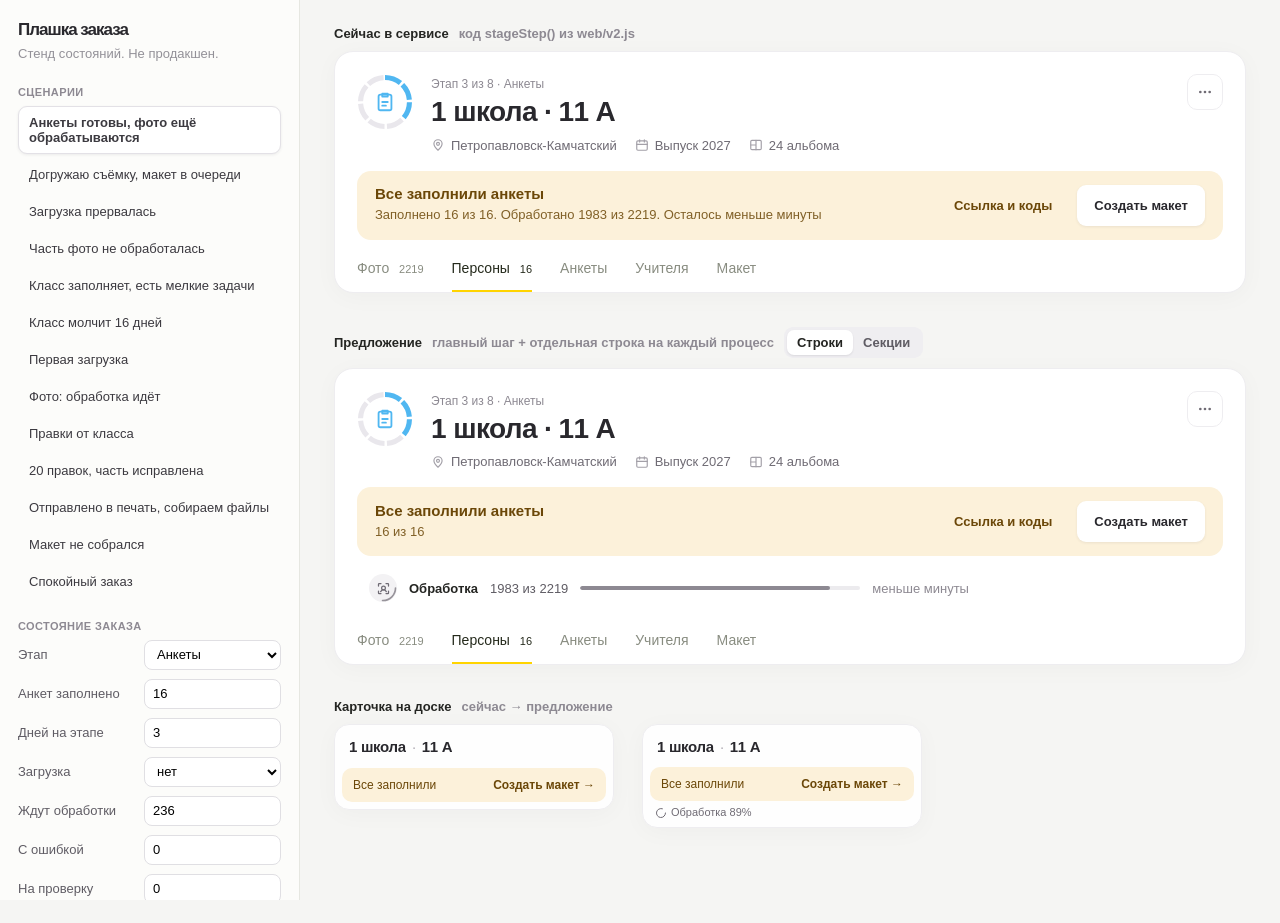
<file: prototypes/order-status/index.html>
<!doctype html>
<html lang="ru">
<head>
<meta charset="utf-8">
<meta name="viewport" content="width=device-width, initial-scale=1">
<title>Плашка заказа · стенд</title>
<!-- Real service styles: the prototype is judged against what ships. -->
<link rel="stylesheet" href="../../web/style.css">
<link rel="stylesheet" href="../../web/v2.css">
<link rel="stylesheet" href="../../web/board.css">
<link rel="stylesheet" href="../../web/photo-tools.css">
<style>
body.v2{display:block;min-height:100vh;margin:0;background:#f5f5f3}
.proto{display:grid;grid-template-columns:300px minmax(0,1fr);min-height:100vh}
.proto-side{position:sticky;top:0;height:100vh;overflow:auto;box-sizing:border-box;padding:20px 18px 40px;background:#fcfcfa;border-right:1px solid #e6e7e1;font-size:13px}
.proto-side h1{margin:0 0 4px;font-size:17px}
.proto-side h3{margin:22px 0 8px;font-size:11px;font-weight:600;letter-spacing:.4px;text-transform:uppercase;color:#8d8992}
.proto-scn{display:grid;gap:4px}
.proto-scn button{display:block;width:100%;padding:8px 10px;border:1px solid transparent;border-radius:9px;background:none;text-align:left;font:inherit;color:#3c3a40;cursor:pointer}
.proto-scn button:hover{background:#f1f0f3}
.proto-scn button.on{background:#fff;border-color:#e3e1e6;box-shadow:0 1px 3px #28212f14;font-weight:600}
.proto-ctl{display:grid;gap:9px}
.proto-ctl label{margin:0;font-size:13px;font-weight:400;display:grid;grid-template-columns:118px minmax(0,1fr);align-items:center;gap:8px;color:#5f5c64}
.proto-ctl label.chk{grid-template-columns:18px 1fr}
.proto-ctl select,.proto-ctl input[type=number]{margin:0;min-height:0;width:100%;box-sizing:border-box;height:30px;padding:0 8px;border:1px solid #e0dfe3;border-radius:8px;background:#fff;font:inherit}
.proto-main{padding:26px 34px 60px;min-width:0}
.proto-h{display:flex;flex-wrap:wrap;align-items:baseline;gap:10px;margin:0 0 10px;font-size:13px;font-weight:600;color:#8d8992}
.proto-h b{color:#242522}
.proto-block{max-width:1060px;margin-bottom:34px}
.proto-block .order-head{margin-bottom:0}
.proto-cards{display:flex;gap:28px;flex-wrap:wrap}
.proto-cards>div{width:280px}
.proto-cards .board-card{width:280px}
.proto-seg{display:inline-flex;padding:3px;background:#efeef1;border-radius:9px}
.proto-seg button{padding:5px 10px;border:0;border-radius:7px;background:none;font:inherit;color:#5f5c64;cursor:pointer}
.proto-seg button.on{background:#fff;color:#242522;box-shadow:0 1px 2px #28212f1a}
@media(max-width:900px){.proto{grid-template-columns:1fr}.act{flex-wrap:wrap}.act-bar{flex-basis:100%;max-width:none;order:9}.proto-side{position:static;height:auto;border-right:0;border-bottom:1px solid #e6e7e1}.proto-main{padding:18px 16px 40px}}
.proto-toast{position:fixed;left:50%;bottom:26px;transform:translate(-50%,20px);padding:10px 16px;border-radius:10px;background:#242522;color:#fff;font-size:13px;opacity:0;transition:.25s;pointer-events:none}
.proto-toast.show{opacity:1;transform:translate(-50%,0)}

/* ── Proposal: activities under the main step ───────────────────────── */
.act-list{display:grid;gap:0;margin:8px 22px 0;padding:4px 0}
.act{display:flex;align-items:center;gap:12px;min-height:40px;padding:4px 18px 4px 12px;border-radius:12px;font-size:13px;color:#5f5c64;transition:background .2s}
.act{animation:act-in .3s ease-out}
@keyframes act-in{from{opacity:0;transform:translateY(-4px)}}
.act+.act{border-top:1px solid #f0eff2;border-radius:0}
.act-ico{position:relative;flex:none;display:grid;place-items:center;width:28px;height:28px;border-radius:50%;background:#f3f2f4;color:#6f6b74}
.act-ico .act-spin{position:absolute;inset:0;width:100%;height:100%;animation:pill-spin 1.4s linear infinite}
.act-spin circle{fill:none;stroke:currentColor;stroke-opacity:.7;stroke-width:1.6;stroke-linecap:round;stroke-dasharray:20 70}
.act-ico.rise .ico{animation:act-rise 1.2s ease-in-out infinite}
@keyframes act-rise{0%{transform:translateY(3px);opacity:.3}50%{opacity:1}100%{transform:translateY(-3px);opacity:.3}}
.act-label{flex:none;font-weight:650;color:#242522}
.act-detail{flex:none;font-variant-numeric:tabular-nums;white-space:nowrap}
.act-bar{flex:1 1 auto;min-width:60px;max-width:280px;height:4px;border-radius:4px;background:#ecebee;overflow:hidden}
.act-bar i{display:block;height:100%;border-radius:4px;background:#8d8992;transition:width .5s}
.act-eta{flex:none;color:#8d8992;white-space:nowrap}
.act-fill{flex:1}
.act-tag{flex:none;padding:2px 8px;border-radius:6px;background:#f3f2f4;color:#6f6b74;font-size:11px;white-space:nowrap}
.act-action{flex:none;margin:0 0 0 auto;padding:4px 0;border:0;background:none;font:inherit;font-weight:650;color:#242522;white-space:nowrap;cursor:pointer}
.act-action:hover{background:none;text-decoration:underline;text-underline-offset:3px}
.act-action+.act-action{margin-left:14px}
.act.alert .act-ico{background:#fcecea;color:#d2493b}
.act.alert .act-label,.act.alert .act-action{color:#8a2a22}
.act.task .act-ico{background:#fcf1da;color:#b07d10}
.act.done .act-ico{background:#e9f5ec;color:#3aa655}
.act.done{animation:act-fade 4s forwards}
@keyframes act-fade{0%{opacity:0}8%,75%{opacity:1}100%{opacity:.25}}
/* Sections variant: the same items as cells glued under the plate. */
.act-list.cells{display:flex;flex-wrap:wrap;gap:6px;padding:0}
.act-list.cells .act{flex:1 1 220px;flex-wrap:wrap;gap:6px 10px;min-height:0;padding:10px 12px;border:0;border-radius:12px;background:#f7f6f8}
.act-list.cells .act.alert{background:#fcecea}
.act-list.cells .act.task{background:#fcf6e8}
.act-list.cells .act-bar{flex:1 0 100%;max-width:none;order:9}
.act-list.cells .act-eta{margin-left:auto}
/* Board card: running things as tiny marks next to the plate text. */
.act-mini{display:flex;flex-wrap:wrap;gap:4px 10px;margin:-2px 12px 9px;font-size:11px;color:#6f6b74;font-variant-numeric:tabular-nums}
.act-mini span{display:inline-flex;align-items:center;gap:4px}
.act-mini .alert{color:#b3261e}
.act-mini .mini-spin{animation:pill-spin 1.4s linear infinite}
@media(prefers-reduced-motion:reduce){.act-ico .act-spin,.act-ico.rise .ico,.act-mini .mini-spin{animation:none}}
</style>
</head>
<body class="v2">
<div class="proto">
  <aside class="proto-side">
    <h1>Плашка заказа</h1>
    <div class="muted small">Стенд состояний. Не продакшен.</div>
    <h3>Сценарии</h3>
    <div class="proto-scn" id="scenarios"></div>
    <h3>Состояние заказа</h3>
    <div class="proto-ctl" id="controls"></div>
    <h3>Стенд</h3>
    <div class="proto-ctl">
      <label class="chk"><input type="checkbox" id="live" checked><span>Живая симуляция</span></label>
      <label class="chk"><input type="checkbox" id="tasks" checked><span>Задачи в ленте</span></label>
    </div>
  </aside>
  <div class="proto-main">
    <div class="proto-block">
      <div class="proto-h"><b>Сейчас в сервисе</b> код stageStep() из web/v2.js</div>
      <section class="order-head" id="now"></section>
    </div>
    <div class="proto-block">
      <div class="proto-h"><b>Предложение</b> главный шаг + отдельная строка на каждый процесс
        <span class="proto-seg" id="variant"><button data-v="rows" class="on">Строки</button><button data-v="cells">Секции</button></span></div>
      <section class="order-head" id="next"></section>
    </div>
    <div class="proto-block">
      <div class="proto-h"><b>Карточка на доске</b> сейчас → предложение</div>
      <div class="proto-cards"><div id="card-now"></div><div id="card-next"></div></div>
    </div>
  </div>
</div>
<div class="proto-toast" id="toast"></div>
<script>
/* ── Copied from web/v2.js (helpers the plate uses) ─────────────────── */
const esc=v=>String(v??'').replace(/[&<>"']/g,c=>({'&':'&amp;','<':'&lt;','>':'&gt;','"':'&quot;',"'":'&#39;'}[c]));
const count=(n,one,few,many)=>`${n} ${n%10===1&&n%100!==11?one:n%10>=2&&n%10<=4&&(n%100<12||n%100>14)?few:many}`;
const STAGES=[['new','Загрузить фото','#7712b3'],['photos','Проверить фото','#4d6ff0'],['forms','Собрать анкеты','#50b7f1'],['layout','Сверстать макет','#28cec5'],['approval','Согласовать макет','#f29b38'],['print','Напечатать','#e2458a'],['delivery','Доставить','#3aa655'],['archive','Архив','#8a8b85']];
const SHORT={new:'Новые',photos:'Фото',forms:'Анкеты',layout:'Макет',approval:'Согласование',print:'Печать',delivery:'Доставка',archive:'Архив'};
const stageOf=key=>STAGES.find(s=>s[0]===key)||STAGES[0];
const stageNumber=o=>`Этап ${STAGES.findIndex(s=>s[0]===o.stage)+1} из ${STAGES.length} · ${SHORT[o.stage]}`;
const ICONS={pin:'<path d="M12 21s-7-6.1-7-11a7 7 0 0 1 14 0c0 4.9-7 11-7 11Z"/><circle cx="12" cy="10" r="2.5"/>',calendar:'<rect x="3" y="5" width="18" height="16" rx="2"/><path d="M16 3v4M8 3v4M3 11h18"/>',user:'<circle cx="12" cy="8" r="4"/><path d="M4 21a8 8 0 0 1 16 0"/>',upload:'<path d="M12 15V3m-5 5 5-5 5 5M5 21h14"/>',loader:'<path d="M21 12a9 9 0 1 1-6.2-8.56"/>',alert:'<circle cx="12" cy="12" r="9"/><path d="M12 8v5m0 3h.01"/>',check:'<circle cx="12" cy="12" r="9"/><path d="m8 12 3 3 5-6"/>',clock:'<circle cx="12" cy="12" r="9"/><path d="M12 7v5l3 2"/>',layout:'<rect x="3" y="4" width="18" height="16" rx="2"/><path d="M12 4v16M3 12h9"/>',print:'<path d="M6 9V3h12v6M6 17H4V9h16v8h-2"/><rect x="6" y="14" width="12" height="7"/>',truck:'<path d="M3 6h11v10H3zM14 10h4l3 3v3h-7"/><circle cx="7" cy="18" r="2"/><circle cx="17" cy="18" r="2"/>',archive:'<rect x="3" y="4" width="18" height="4" rx="1"/><path d="M5 8v12h14V8M10 12h4"/>',photo:'<rect x="3" y="5" width="18" height="14" rx="2"/><circle cx="9" cy="10" r="2"/><path d="m21 16-5-5-8 8"/>',forms:'<rect x="5" y="4" width="14" height="17" rx="2"/><path d="M9 3h6v3H9zM9 12h6M9 16h4"/>',approve:'<path d="M12 3l7 3v5c0 5-3 8-7 10-4-2-7-5-7-10V6z"/><path d="m9 12 2 2 4-4"/>',users:'<circle cx="9" cy="8" r="3.5"/><path d="M2.5 20a6.5 6.5 0 0 1 13 0M16 4.6a3.5 3.5 0 0 1 0 6.8M18 14.3A6.5 6.5 0 0 1 21.5 20"/>',more:'<circle cx="5" cy="12" r="1"/><circle cx="12" cy="12" r="1"/><circle cx="19" cy="12" r="1"/>',
  /* new for the proposal */
  scan:'<path d="M4 8V5a1 1 0 0 1 1-1h3M16 4h3a1 1 0 0 1 1 1v3M20 16v3a1 1 0 0 1-1 1h-3M8 20H5a1 1 0 0 1-1-1v-3"/><circle cx="12" cy="11" r="3"/><path d="M7.5 17a5 5 0 0 1 9 0"/>',
  package:'<path d="m12 3 8 4.5v9L12 21l-8-4.5v-9z"/><path d="m4 7.5 8 4.5 8-4.5M12 12v9"/>',
  download:'<path d="M12 3v12m-5-5 5 5 5-5M5 21h14"/>',
  eye:'<path d="M2 12s3.5-7 10-7 10 7 10 7-3.5 7-10 7S2 12 2 12Z"/><circle cx="12" cy="12" r="3"/>'};
const STAGE_ICONS={new:'upload',photos:'photo',forms:'forms',layout:'layout',approval:'approve',print:'print',delivery:'truck',archive:'archive'};
const svgIcon=(name,size=14)=>`<svg class="ico ico-${name}" viewBox="0 0 24 24" width="${size}" height="${size}" fill="none" stroke="currentColor" stroke-width="2" stroke-linecap="round" stroke-linejoin="round" aria-hidden="true">${ICONS[name]}</svg>`;
function stageRing(stage,size,color=stageOf(stage)[2]){const n=STAGES.length,at=STAGES.findIndex(x=>x[0]===stage)+1,c=size/2,w=Math.max(2.5,size/11),r=c-w/2-1,len=2*Math.PI*r,seg=len/n,gap=Math.max(1.5,size/22);return `<span class="stage-ring" style="width:${size}px;height:${size}px;--turn:${color}" aria-hidden="true"><svg viewBox="0 0 ${size} ${size}" width="${size}" height="${size}">${STAGES.map((_,k)=>`<circle cx="${c}" cy="${c}" r="${r.toFixed(2)}" class="${k<at?'on':''}" stroke-width="${w.toFixed(1)}" stroke-dasharray="${(seg-gap).toFixed(2)} ${len.toFixed(2)}" stroke-dashoffset="${(-k*seg).toFixed(2)}" transform="rotate(-90 ${c} ${c})"/>`).join('')}</svg>${svgIcon(STAGE_ICONS[stage],Math.round(size*.4))}</span>`;}
const state={view:'persons'};
function stats(o){return {total:o.photo_count,pending:o.pending,review:o.review_count};}
function etaText(o){const sec=o.processing?.eta_seconds;return sec==null?'Оцениваем оставшееся время…':sec<60?'Осталось меньше минуты':`Осталось примерно ${Math.max(1,Math.floor(sec/60*.8))}–${Math.max(2,Math.ceil(sec/60*1.2))} мин`;}
function correctionsHtml(list){return `<ul class="corrections">${list.map(c=>`<li><div><strong>${esc(c.where)}</strong><span>${esc(c.text)}</span></div></li>`).join('')}</ul>`;}
const daysIn=o=>o.days;
const isMine=st=>st.kind==='todo'||st.kind==='done'||!!st.stale;
const tileTurn=st=>st.urgent||st.stale?'alert':isMine(st)?'mine':'wait';
const STALE_DAYS=14;
function orderMeta(o){return [['pin',o.school_city],['calendar',`Выпуск ${o.graduation_year}`],['layout',count(o.copies,'альбом','альбома','альбомов')]].map(([i,t])=>`<span>${svgIcon(i,14)}${esc(t)}</span>`).join('');}
const tabs=o=>`<div class="workspace-tabs">${[['Фото',o.photo_count],['Персоны',16],['Анкеты',''],['Учителя',''],['Макет','']].map(([l,n],i)=>`<a class="${i===1?'active':''}">${l}${n!==''?` <small>${n}</small>`:''}</a>`).join('')}</div>`;
const headTop=o=>`<div class="order-head-top"><div class="stage-path"><button type="button" class="stage-path-toggle">${stageRing(o.stage,56)}</button></div><div class="order-head-info"><span class="order-head-stage">${esc(stageNumber(o))}</span><h1>${esc(o.school)} · ${esc(o.class_name)}</h1><div class="order-head-meta">${orderMeta(o)}</div></div><div class="order-head-menu design-menu"><button class="design-menu-toggle">${svgIcon('more',16)}</button></div></div>`;

/* LayoutStart.stage from web/layout-start.js, with the browser upload read from the stand. */
function queuedStage(o){const q=o.layout_queue;if(!q)return null;
  if(q.error)return {title:'Макет не собран',text:q.error,actions:'<button class="secondary">Убрать из очереди</button><button class="primary">Создать макет</button>',mine:true};
  const files=o.upload.state==='running'?o.upload.total-o.upload.done:0,stalled=q.uploading&&o.upload.state!=='running';
  return {title:'Макет в очереди',text:stalled?'Загрузка прервана. Догрузите фото или соберите без них.':[files?`Загружается ${files}`:'',o.pending?`Обрабатывается ${o.pending}`:''].filter(Boolean).join(' · ')||'Собираем…',
    actions:`<button class="secondary">Отменить</button>${stalled?'<button class="primary">Собрать сейчас</button>':''}`,mine:stalled};}

/* stageStep / stageStatus / cardStatus — verbatim logic from web/v2.js. */
function stageStep(o){const queued=queuedStage(o);if(queued)return queued;const s=stats(o),c=o.client_progress,b=(v,label,cls='primary')=>`<button class="${cls}" data-v2="${v}">${label}</button>`,a=(tab,label,cls='secondary')=>state.view===tab?'':`<a class="${cls}">${label}</a>`,processing=s.pending?`Обработано ${s.total-s.pending} из ${s.total}. ${etaText(o)}`:'';switch(o.stage){case'new':return {title:'Загрузите первую съёмку',text:'Создайте съёмку, укажите дату и добавьте фотографии.',actions:b('add-photos','Загрузить фотографии'),mine:true};case'photos':return s.pending?{title:'Фотографии обрабатываются',text:processing,progress:[s.total-s.pending,s.total]}:{title:s.review?`${s.review} фото требуют проверки`:'Фотографии готовы',text:s.review?'Проверьте снимки или отправьте анкеты как есть.':'Проверьте персоны и отправьте классу анкеты для выбора портретов.',actions:s.review?a('review','Проверить','primary')+b('send-forms','Отправить как есть','secondary'):b('send-forms','Отправить на анкеты'),mine:true};case'forms':{const done=c?.status==='complete';return {title:done?'Все заполнили анкеты':'Класс заполняет анкеты',text:[c?.enabled?`Заполнено ${c.completed} из ${c.total}.`:'',processing].filter(Boolean).join(' '),progress:c?.enabled&&!done?[c.completed,c.total||1]:null,actions:a('client','Ссылка и коды')+b('make-layout','Создать макет'),mine:done};}case'layout':return {title:'Проверьте макет',text:'Когда макет готов, отправьте его классу на согласование.',actions:a('layout','Открыть макет')+b('publish-layout','Отправить на согласование'),mine:true};case'approval':if(!o.approved&&o.corrections?.length)return {title:`Класс прислал правки: ${o.corrections.length}`,text:'Исправьте макет и отправьте его заново — класс увидит новую версию. Выполненные правки можно отметить.',extra:correctionsHtml(o.corrections),actions:a('layout','Открыть макет')+b('publish-layout','Отправить заново'),mine:true};return o.approved?{title:'Класс согласовал макет',text:'После отправки в печать макет больше не редактируется.',actions:b('allow-production','Отправить в печать'),mine:true}:{title:'Макет у класса',text:'Ждём согласования ответственного. Если нужно поправить макет, измените его и отправьте заново.',actions:a('layout','Открыть макет')+b('publish-layout','Отправить заново','secondary')+b('force-production','В печать без согласования','secondary')};case'print':return {title:'В печати',text:'Файлы для печати — во вкладке «Анкеты», в разделе «Заказ класса».',actions:b('stage-delivery','Передано в доставку')};case'delivery':return {title:'Доставка',actions:b('stage-archive','Перенести в архив')};default:return {title:'В архиве',actions:b('stage-delivery','Вернуть в доставку','secondary')};}}
function stageStatus(o){const s=stats(o),c=o.client_progress;switch(o.stage){case'new':return {text:'Нет фотографий',kind:'todo',action:['add-photos','Загрузить фото']};case'photos':return s.pending?{text:`Обработано ${s.total-s.pending} из ${s.total}`,kind:'working',progress:[s.total-s.pending,s.total]}:s.review?{text:`${s.review} фото на проверку`,kind:'todo',action:['review','Проверить фото']}:{text:'Фото готовы',kind:'done',action:['send-forms','Отправить анкеты']};case'forms':return c?.status==='complete'?{text:'Все заполнили',kind:'done',action:['make-layout','Создать макет']}:{text:`Заполнили ${c.completed} из ${c.total}`,kind:'waiting',progress:[c.completed,c.total]};case'layout':return {text:'Макет готов к проверке',kind:'todo',action:['layout','Открыть макет']};case'approval':return o.approved?{text:'Согласовано',kind:'done',action:['allow-production','В печать']}:o.corrections?.length?{text:`Правки от класса: ${o.corrections.length}`,kind:'todo',urgent:true,action:['layout','Исправить макет']}:{text:'Макет у класса',kind:'waiting'};case'print':return {text:'В печати',kind:'working',action:['stage-delivery','Передано в доставку']};case'delivery':return {text:'В доставке',kind:'working',action:['stage-archive','В архив']};default:return {text:'Заказ завершён',kind:'waiting'};}}
function cardStatus(o){const st=stageStatus(o),d=daysIn(o);return st.kind==='waiting'&&['forms','approval'].includes(o.stage)&&d>=STALE_DAYS?{...st,stale:true,note:`Стоит напомнить · ${count(d,'день','дня','дней')}`}:st;}
const tileAction=st=>st.action?`<button type="button" class="order-plate-action">${esc(st.action[1])} →</button>`:'';
const cardHead=o=>`<a class="board-card-main"><span class="order-tile-heading"><strong class="order-tile-school">${esc(o.school)}</strong><span class="order-tile-separator">·</span><strong class="order-tile-class">${esc(o.class_name)}</strong></span></a>`;

function renderNow(o){const st=cardStatus(o),step=stageStep(o);if(st.stale)step.text=[step.text,`Прошло ${count(daysIn(o),'день','дня','дней')} — стоит напомнить классу.`].filter(Boolean).join(' ');
  morph($('#now'),headTop(o)+`<div class="order-plate order-head-plate turn-${tileTurn(st)}"><div class="order-plate-body"><span class="order-plate-title">${esc(step.title)}</span>${step.text?`<p>${esc(step.text)}</p>`:''}${step.progress?`<progress max="${step.progress[1]}" value="${step.progress[0]}"></progress>`:''}${step.extra||''}</div><div class="step-actions">${step.actions||''}</div></div>`+tabs(o));
  morph($('#card-now'),`<article class="board-card">${cardHead(o)}<div class="order-plate board-plate turn-${tileTurn(st)}"><span class="order-plate-text">${esc(st.note||st.text)}</span>${tileAction(st)}${st.progress?`<progress max="${st.progress[1]}" value="${st.progress[0]}"></progress>`:''}</div></article>`);}

/* ── Proposal ───────────────────────────────────────────────────────── */
// Main step: only "what is the next move and whose". Nothing running in the background leaks into its text.
function mainStep(o){
  const q=o.layout_queue,c=o.client_progress,b=(label,cls='primary')=>`<button class="${cls}">${label}</button>`,a=(label)=>`<a class="secondary">${label}</a>`;
  if(q?.error)return {turn:'alert',title:'Макет не собран',text:q.error,actions:b('Убрать из очереди','secondary')+b('Собрать заново')};
  if(q)return {turn:'wait',title:'Макет соберётся сам',text:'Когда догрузятся и обработаются фото',actions:b('Отменить','secondary')};
  const st=cardStatus(o);let m;
  switch(o.stage){
    case'new':m=o.upload.state==='none'?{title:'Загрузите первую съёмку',actions:b('Загрузить фото')}:{title:'Первая съёмка загружается'};break;
    case'photos':m=o.pending?{title:'Фото обрабатываются',text:'Проверить персоны можно будет после обработки'}:o.review_count?{title:`${o.review_count} фото на проверку`,actions:a('Отправить как есть')+b('Проверить')}:{title:'Фото готовы',actions:b('Отправить на анкеты')};break;
    case'forms':m=c.status==='complete'?{title:'Все заполнили анкеты',text:`${c.completed} из ${c.total}`,actions:a('Ссылка и коды')+b('Создать макет')}:{title:'Класс заполняет анкеты',text:`${c.completed} из ${c.total}`,progress:[c.completed,c.total],actions:a('Ссылка и коды')};break;
    case'layout':m={title:'Проверьте макет',actions:a('Открыть макет')+b('Отправить на согласование')};break;
    case'approval':{const n=o.corrections.length,fixed=o.corrections.filter(x=>x.done).length;
      m=!o.approved&&n?(fixed<n?{title:`Правки от класса: ${n}`,text:`Исправлено ${fixed} из ${n}`,progress:[fixed,n],actions:a('Отправить заново')+b('Открыть правки')}:{title:'Все правки исправлены',text:`${n} из ${n}`,actions:a('Открыть макет')+b('Отправить заново')})
        :o.approved?{title:'Класс согласовал макет',actions:b('Отправить в печать')}:{title:'Макет у класса',text:'Ждём согласования',actions:a('Открыть макет')};break;}
    case'print':m={title:'В печати',actions:b('Передано в доставку')};break;
    case'delivery':m={title:'Доставка',actions:b('Перенести в архив')};break;
    default:m={title:'В архиве',actions:b('Вернуть в доставку','secondary')};}
  if(st.stale){const d=count(o.days,'день','дня','дней');
    m=o.stage==='forms'?{title:'Класс заполняет анкеты',text:`${c.completed} из ${c.total} · ${d} без движения`,progress:[c.completed,c.total],actions:a('Ссылка и коды')+b('Напомнить')}
      :{title:'Макет у класса',text:`${d} без ответа`,actions:a('Открыть макет')+b('Напомнить')};}
  const allFixed=o.corrections.length&&o.corrections.every(x=>x.done),turn=allFixed?'mine':o.stage==='new'&&o.upload.state!=='none'?'wait':o.stage==='photos'&&o.pending?'wait':tileTurn(st);
  return {turn,...m};}

// Everything that runs alongside the main step. One row per process, each with its own mark and control.
function activities(o,withTasks){
  const list=[],now=Date.now(),waitsFor=o.layout_queue&&!o.layout_queue.error?'<span class="act-tag">макет ждёт</span>':'';
  const u=o.upload;
  if(u.state==='running')list.push({kind:'upload',icon:'upload',motion:'rise',label:'Загрузка',detail:`${u.done} из ${u.total}`,bar:u.done/u.total,eta:`~${Math.max(1,Math.ceil((u.total-u.done)/40))} мин`,tag:waitsFor,actions:['Остановить']});
  if(u.state==='stopped')list.push({kind:'upload',tone:'alert',icon:'upload',label:'Загрузка прервана',detail:`не загружено ${u.total-u.done}`,tag:waitsFor,actions:['Догрузить']});
  if(u.state==='done'&&now-u.at<5000)list.push({key:'upload-done',tone:'done',icon:'check',label:'Загружено',detail:count(u.total,'фото','фото','фото')});
  if(o.pending)list.push({kind:'processing',icon:'scan',motion:'spin',label:'Обработка',detail:`${o.photo_count-o.pending} из ${o.photo_count}`,bar:(o.photo_count-o.pending)/o.photo_count,eta:o.pending*0.12<60?'меньше минуты':`~${Math.ceil(o.pending*0.12/60)} мин`,tag:waitsFor});
  else if(now-o.processedAt<5000)list.push({key:'processing-done',tone:'done',icon:'check',label:'Фото обработаны',detail:count(o.photo_count,'снимок','снимка','снимков')});
  if(o.errors)list.push({tone:'alert',icon:'alert',label:'Не обработались',detail:count(o.errors,'фото','фото','фото'),actions:['Показать','Повторить']});
  if(o.export.state==='running')list.push({kind:'export',icon:'package',motion:'spin',label:'Файлы для печати',detail:'собираем комплект',bar:o.export.p/100,eta:`${Math.round(o.export.p)}%`});
  if(o.export.state==='ready')list.push({key:'export-ready',icon:'download',label:'Файлы для печати готовы',detail:'PDF и JPEG',actions:['Скачать']});
  if(withTasks){
    if(o.review_count&&o.stage!=='photos')list.push({tone:'task',icon:'eye',label:'Фото на проверку',detail:count(o.review_count,'снимок','снимка','снимков'),actions:['Проверить']});
    if(o.teachers_proposed)list.push({tone:'task',icon:'users',label:'Класс предложил учителей',detail:String(o.teachers_proposed),actions:['Посмотреть']});
  }
  return list;}
const spin='<svg class="act-spin" viewBox="0 0 28 28"><circle cx="14" cy="14" r="12.5"/></svg>';
function actRow(x){return `<div class="act ${x.tone||''}" data-key="${esc(x.key||x.kind||x.label)}"><span class="act-ico ${x.motion==='rise'?'rise':''}">${x.motion==='spin'?spin:''}${svgIcon(x.icon,15)}</span><span class="act-label">${esc(x.label)}</span><span class="act-detail">${esc(x.detail||'')}</span>${x.bar!=null?`<span class="act-bar"><i style="width:${Math.round(x.bar*100)}%"></i></span>`:'<span class="act-fill"></span>'}${x.eta?`<span class="act-eta">${esc(x.eta)}</span>`:''}${x.tag||''}${(x.actions||[]).map(l=>`<button class="act-action">${esc(l)}</button>`).join('')}</div>`;}
function renderNext(o){const m=mainStep(o),acts=activities(o,$('#tasks').checked);
  morph($('#next'),headTop(o)+`<div class="order-plate order-head-plate turn-${m.turn}"><div class="order-plate-body"><span class="order-plate-title">${esc(m.title)}</span>${m.text?`<p>${esc(m.text)}</p>`:''}${m.progress?`<progress max="${m.progress[1]}" value="${m.progress[0]}"></progress>`:''}${m.extra||''}</div><div class="step-actions">${m.actions||''}</div></div>`+(acts.length?`<div class="act-list ${variant}">${acts.map(actRow).join('')}</div>`:'')+tabs(o));
  const mini=acts.filter(x=>x.motion||x.tone==='alert').map(x=>x.tone==='alert'?`<span class="alert">${svgIcon('alert',12)}${esc(x.label)}</span>`:`<span>${svgIcon('loader',12).replace('class="ico','class="mini-spin ico')}${esc(x.label)}${x.bar!=null?' '+Math.round(x.bar*100)+'%':''}</span>`).join('');
  // A silent class keeps the old card: the note and the fill bar, no button squeezing the text.
  const cst=cardStatus(o),act=cst.stale?null:m.actions?.match(/<button class="primary">([^<]+)/)?.[1],bar=!o.layout_queue&&(cst.progress||m.progress);
  morph($('#card-next'),`<article class="board-card">${cardHead(o)}<div class="order-plate board-plate turn-${m.turn}"><span class="order-plate-text">${esc(o.layout_queue||o.stage==='new'||o.stage==='photos'&&o.pending?m.title:(o.stage==='approval'&&o.corrections.some(x=>!x.done)&&!o.approved?`Правки · осталось ${o.corrections.filter(x=>!x.done).length}`:cardStatus(o).note||cardStatus(o).text))}</span>${act?`<button class="order-plate-action">${esc(act)} →</button>`:''}${bar?`<progress max="${bar[1]}" value="${bar[0]}"></progress>`:''}</div>${mini?`<div class="act-mini">${mini}</div>`:''}</article>`);}



/* Patch the live DOM towards new markup instead of replacing it:
   kept elements keep their running animations; rows are matched by data-key. */
function morph(el,html){const t=document.createElement('div');t.innerHTML=html;patchChildren(el,t);}
const sameNode=(x,y)=>x.nodeType===y.nodeType&&x.nodeName===y.nodeName&&(x.nodeType!==1||(x.dataset?.key||'')===(y.dataset?.key||''));
function patchNode(a,b){
  if(a.nodeType!==1){if(a.nodeValue!==b.nodeValue)a.nodeValue=b.nodeValue;return;}
  for(const {name,value} of [...b.attributes])if(a.getAttribute(name)!==value)a.setAttribute(name,value);
  for(const {name} of [...a.attributes])if(!b.hasAttribute(name))a.removeAttribute(name);
  patchChildren(a,b);}
function patchChildren(a,b){const next=[...b.childNodes];
  next.forEach((nb,i)=>{const cur=a.childNodes[i];
    if(cur&&sameNode(cur,nb)){patchNode(cur,nb);return;}
    const key=nb.nodeType===1&&nb.dataset?.key,found=key&&[...a.childNodes].slice(i).find(n=>n.nodeType===1&&n.dataset?.key===key);
    if(found){a.insertBefore(found,cur||null);patchNode(found,nb);}else a.insertBefore(nb,cur||null);});
  while(a.childNodes.length>next.length)a.lastChild.remove();}

/* ── Stand: scenarios, controls, simulation ────────────────────────── */
const $=s=>document.querySelector(s);
let variant='rows',scenario=0,o;
const base=()=>({school:'1 школа',class_name:'11 А',school_city:'Петропавловск-Камчатский',graduation_year:2027,copies:24,stage:'forms',days:3,
  photo_count:2219,pending:0,review_count:0,errors:0,processing:{eta_seconds:40},processedAt:0,
  client_progress:{enabled:true,status:'complete',completed:16,total:16},
  upload:{state:'none',done:0,total:0,at:0},layout_queue:null,corrections:[],approved:false,export:{state:'none',p:0},teachers_proposed:0});
const SCENARIOS=[
  ['Анкеты готовы, фото ещё обрабатываются',x=>{x.pending=278;}],
  ['Догружаю съёмку, макет в очереди',x=>{x.upload={state:'running',done:60,total:400,at:0};x.photo_count=1879;x.pending=120;x.layout_queue={uploading:true};}],
  ['Загрузка прервалась',x=>{x.upload={state:'stopped',done:120,total:400,at:0};x.layout_queue={uploading:true};}],
  ['Часть фото не обработалась',x=>{x.errors=12;x.review_count=34;}],
  ['Класс заполняет, есть мелкие задачи',x=>{x.client_progress={enabled:true,status:'active',completed:11,total:16};x.review_count=34;x.teachers_proposed=2;}],
  ['Класс молчит 16 дней',x=>{x.client_progress={enabled:true,status:'active',completed:5,total:16};x.days=16;}],
  ['Первая загрузка',x=>{x.stage='new';x.photo_count=0;x.upload={state:'running',done:0,total:900,at:0};x.client_progress={enabled:false,status:'',completed:0,total:0};}],
  ['Фото: обработка идёт',x=>{x.stage='photos';x.pending=1300;x.client_progress={enabled:false,status:'',completed:0,total:0};}],
  ['Правки от класса',x=>{x.stage='approval';x.corrections=makeCorrections(3,0);}],
  ['20 правок, часть исправлена',x=>{x.stage='approval';x.corrections=makeCorrections(20,6);}],
  ['Отправлено в печать, собираем файлы',x=>{x.stage='print';x.export={state:'running',p:15};}],
  ['Макет не собрался',x=>{x.layout_queue={error:'Не хватает фото для общего разворота «Класс»'};}],
  ['Спокойный заказ',x=>{x.stage='approval';x.days=4;}]];
const makeCorrections=(n,fixed)=>Array.from({length:n},(_,i)=>i%3===2?{kind:'name',where:'Имя',text:'Петров → Петрова',done:i<fixed}:{kind:'spread',where:`Разворот ${i+3}`,text:'Заменить фото',done:i<fixed});
function load(i){scenario=i;o=base();SCENARIOS[i][1](o);render();}
const CONTROLS=[
  ['stage','Этап','select',STAGES.map(s=>[s[0],SHORT[s[0]]])],
  ['filled','Анкет заполнено','number'],
  ['days','Дней на этапе','number'],
  ['upload','Загрузка','select',[['none','нет'],['running','идёт'],['stopped','прервана'],['done','завершена']]],
  ['pending','Ждут обработки','number'],
  ['errors','С ошибкой','number'],
  ['review_count','На проверку','number'],
  ['teachers_proposed','Предложено учит.','number'],
  ['queue','Макет в очереди','select',[['no','нет'],['yes','ждёт'],['err','ошибка']]],
  ['corrections','Правок','number'],
  ['fixed','Исправлено','number'],
  ['approved','Согласовано','select',[['0','нет'],['1','да']]],
  ['export','Файлы печати','select',[['none','нет'],['running','собираем'],['ready','готовы']]]];
function getCtl(k){switch(k){case'filled':return o.client_progress.completed;case'upload':return o.upload.state;case'queue':return o.layout_queue?(o.layout_queue.error?'err':'yes'):'no';case'corrections':return o.corrections.length;case'fixed':return o.corrections.filter(x=>x.done).length;case'approved':return o.approved?'1':'0';case'export':return o.export.state;default:return o[k];}}
function setCtl(k,v){switch(k){
  case'filled':{const n=Math.max(0,Math.min(16,+v));o.client_progress={enabled:true,completed:n,total:16,status:n===16?'complete':'active'};break;}
  case'upload':o.upload=v==='none'?{state:'none',done:0,total:0,at:0}:{state:v,done:v==='done'?400:Math.min(o.upload.done||80,399),total:400,at:Date.now()};break;
  case'queue':o.layout_queue=v==='no'?null:v==='err'?{error:'Не хватает фото для общего разворота «Класс»'}:{uploading:o.upload.state!=='none'};break;
  case'corrections':o.corrections=makeCorrections(+v,Math.min(+v,o.corrections.filter(x=>x.done).length));break;
  case'fixed':o.corrections=makeCorrections(o.corrections.length,Math.min(o.corrections.length,+v));break;
  case'approved':o.approved=v==='1';break;
  case'export':o.export={state:v,p:v==='running'?10:100};break;
  case'pending':o.pending=Math.max(0,+v);if(o.pending>o.photo_count)o.photo_count=o.pending;break;
  default:o[k]=typeof o[k]==='number'?Math.max(0,+v):v;}
  render();}
function buildControls(){$('#controls').innerHTML=CONTROLS.map(([k,l,t,opts])=>`<label>${l}${t==='select'?`<select data-k="${k}">${opts.map(([v,t])=>`<option value="${v}">${t}</option>`).join('')}</select>`:`<input type="number" min="0" data-k="${k}">`}</label>`).join('');
  $('#controls').addEventListener('change',e=>{const k=e.target.dataset.k;if(k)setCtl(k,e.target.value);});
  $('#scenarios').innerHTML=SCENARIOS.map(([t],i)=>`<button data-i="${i}">${t}</button>`).join('');
  $('#scenarios').onclick=e=>{const b=e.target.closest('button');if(b)load(+b.dataset.i);};
  $('#variant').onclick=e=>{const b=e.target.closest('button');if(!b)return;variant=b.dataset.v;$('#variant').querySelectorAll('button').forEach(x=>x.classList.toggle('on',x===b));render();};
  $('#tasks').onchange=render;
  $('#next').addEventListener('click',e=>{if(e.target.closest('button')?.textContent==='Напомнить')toast('Текст напоминания скопирован');});}
function render(){renderNow(o);renderNext(o);
  document.querySelectorAll('#controls [data-k]').forEach(el=>{if(el!==document.activeElement)el.value=getCtl(el.dataset.k);});
  document.querySelectorAll('#scenarios button').forEach((b,i)=>b.classList.toggle('on',i===scenario));}
function toast(t){const el=$('#toast');el.textContent=t;el.classList.add('show');clearTimeout(toast.t);toast.t=setTimeout(()=>el.classList.remove('show'),2200);}
// One tick: the browser pushes files, the server analyses them, the queue builds when both are done.
function tick(){if(!$('#live').checked)return;const u=o.upload;
  if(u.state==='running'){const n=Math.min(9,u.total-u.done);u.done+=n;o.photo_count+=n;o.pending+=n;if(u.done>=u.total){u.state='done';u.at=Date.now();if(o.layout_queue)o.layout_queue.uploading=false;}}
  if(o.pending){o.pending=Math.max(0,o.pending-(o.pending>600?40:14));o.processing.eta_seconds=Math.round(o.pending*0.12);if(!o.pending){o.processedAt=Date.now();if(o.stage==='new')o.stage='photos';}}
  if(o.export.state==='running'){o.export.p+=3;if(o.export.p>=100)o.export={state:'ready',p:100};}
  const q=o.layout_queue;if(q&&!q.error&&!q.uploading&&!o.pending&&u.state!=='running'){o.layout_queue=null;o.stage='layout';toast('Макет собран');}
  render();}
buildControls();load(0);setInterval(tick,500);
</script>
</body>
</html>
</file>
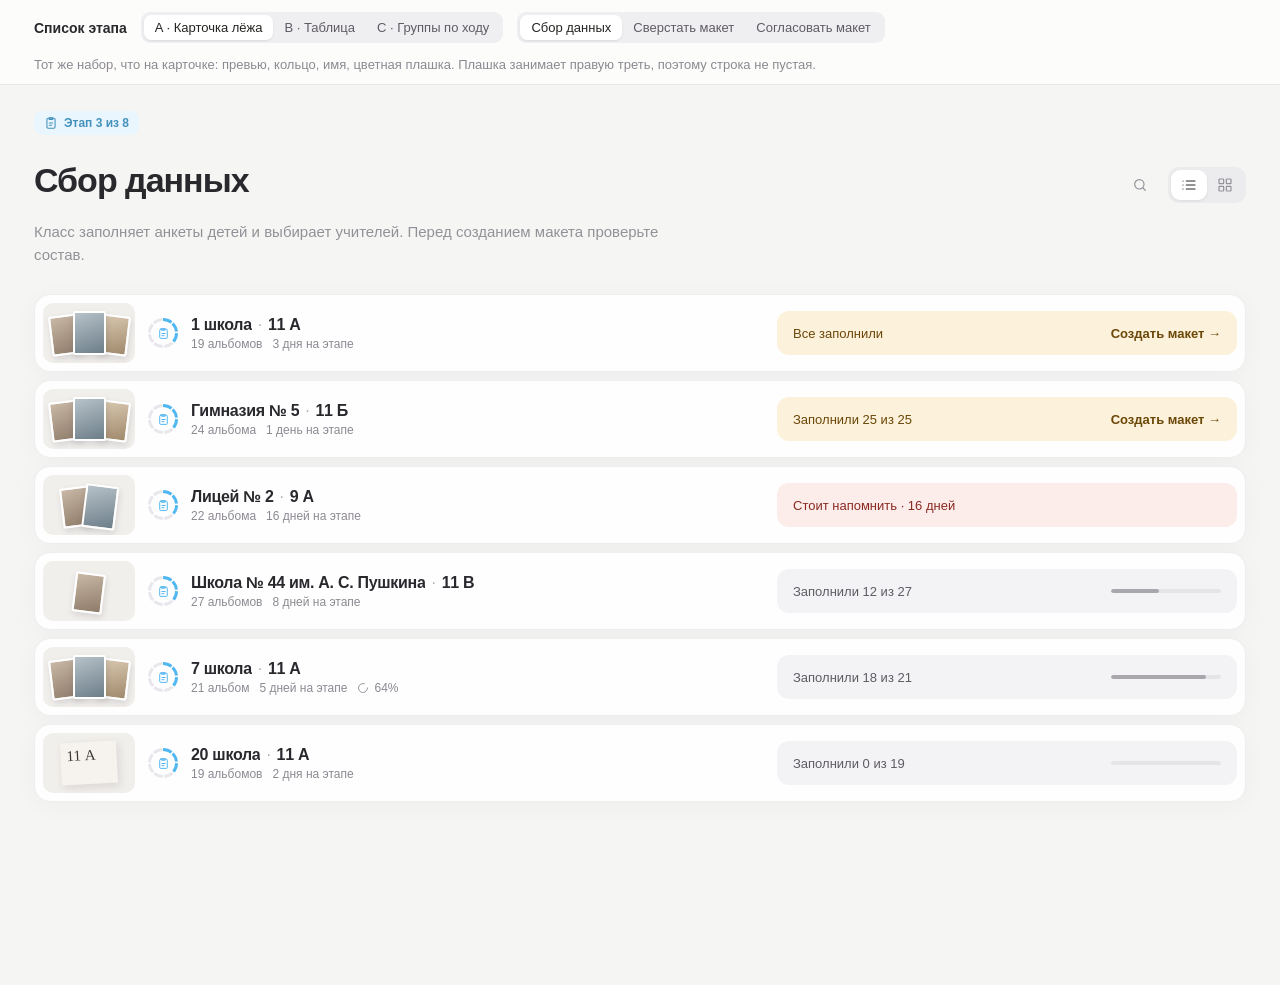
<file: prototypes/queue-list/index.html>
<!doctype html>
<html lang="ru">
<head>
<meta charset="utf-8">
<meta name="viewport" content="width=device-width, initial-scale=1">
<title>Список этапа · стенд</title>
<!-- Real service styles: the prototype is judged against what ships. -->
<link rel="stylesheet" href="../../web/style.css">
<link rel="stylesheet" href="../../web/v2.css">
<link rel="stylesheet" href="../../web/board.css">
<style>
body.v2{display:block;min-height:100vh;margin:0;background:#f5f5f3}
.proto-bar{position:sticky;top:0;z-index:5;display:flex;flex-wrap:wrap;align-items:center;gap:14px;padding:12px 34px;background:#fcfcfaee;backdrop-filter:blur(6px);border-bottom:1px solid #e6e7e1;font-size:13px}
.proto-bar b{font-size:14px}
.proto-seg{display:inline-flex;padding:3px;background:#efeef1;border-radius:9px}
.proto-seg button{padding:5px 11px;border:0;border-radius:7px;background:none;font:inherit;color:#5f5c64;cursor:pointer;min-height:0}
.proto-seg button.on{background:#fff;color:#242522;box-shadow:0 1px 2px #28212f1a}
.proto-note{color:#8d8992}
.v2 main{margin:0;padding:0}
.v2 .page.queue{max-width:none;padding:26px 34px 60px}
@media(max-width:700px){.proto-bar,.v2 .page.queue{padding-left:16px;padding-right:16px}}

/* ── A · Карточка лёжа: превью + кольцо + имя | плашка справа ─────────── */
.qa{display:flex;flex-direction:column;gap:8px}
.qa-row{position:relative;display:grid;grid-template-columns:minmax(0,1fr) minmax(320px,460px);align-items:center;gap:16px;padding:8px 8px 8px 8px;background:#fefefe;border:1px solid var(--line);border-radius:16px;box-shadow:var(--card-shadow);transition:border-color .15s,box-shadow .15s}
.qa-row:hover{border-color:#e2ddd6;box-shadow:0 8px 28px #2222220d}
.qa-thumb{position:relative;width:92px;height:60px;border-radius:10px;background:#f1efec;overflow:hidden}
.qa-thumb .fan{position:absolute;inset:0;display:flex;align-items:center;justify-content:center}
.qa-thumb .fan i{flex:none;display:block;width:30px;height:40px;border:2px solid #fff;border-radius:2px;box-shadow:1px 3px 6px #28212f22}
.qa-thumb .fan i+i{margin-left:-7px}
.qa-thumb .fan i:first-child{transform:rotate(-7deg) translateY(2px)}
.qa-thumb .fan i:nth-child(2){position:relative;z-index:1;height:44px;width:33px}
.qa-thumb .fan i:last-child{transform:rotate(7deg) translateY(2px)}
.qa-thumb .paper{position:absolute;left:18px;top:9px;width:56px;height:42px;padding:5px 6px;box-sizing:border-box;background:#f6f3ee;box-shadow:2px 3px 8px #28212f1f;transform:rotate(-3deg);font-family:Georgia,serif;font-size:15px;color:#3d3a36}
.qa-id{display:flex;align-items:center;gap:12px;min-width:0;color:var(--ink);text-decoration:none}
.qa-id .order-tile-heading{font-size:16px}
.qa-meta{display:flex;gap:10px;font-size:12px;color:#8d8992;white-space:nowrap}
.qa-plate{display:flex;align-items:center;justify-content:space-between;gap:12px;min-height:44px;padding:6px 16px;border-radius:12px;background:var(--plate);color:var(--plate-ink);font-size:13px}
.qa-plate .txt{min-width:0;overflow:hidden;text-overflow:ellipsis;white-space:nowrap}
.qa-plate .bar{flex:1 1 60px;max-width:110px;height:4px;border-radius:4px;background:#0000000f;overflow:hidden}
.qa-plate .bar i{display:block;height:100%;background:var(--turn);border-radius:4px}
.mark{display:inline-flex;align-items:center;gap:5px;color:#8d8992;font-variant-numeric:tabular-nums}
.mark svg{animation:spin 1.2s linear infinite}
@keyframes spin{to{transform:rotate(360deg)}}
@media(max-width:860px){.qa-row{grid-template-columns:minmax(0,1fr)}}

/* ── B · Таблица: колонки вместо пустоты ─────────────────────────────── */
.qb{background:#fefefe;border:1px solid var(--line);border-radius:16px;box-shadow:var(--card-shadow);overflow:hidden}
.qb-head,.qb-row{display:grid;grid-template-columns:minmax(220px,1.4fr) minmax(220px,1.6fr) 150px 90px 80px 150px;align-items:center;gap:16px;padding:0 18px}
.qb-head{height:38px;font-size:12px;color:#8d8992;border-bottom:1px solid #efeee9}
.qb-head span:nth-child(n+4){text-align:right}
.qb-row{min-height:60px;border-top:1px solid #f3f2ee;color:var(--ink);text-decoration:none;transition:background .12s}
.qb-row:first-of-type{border-top:0}
.qb-row:hover{background:#faf9f7}
.qb-name{display:flex;align-items:center;gap:11px;min-width:0}
.qb-name .order-tile-heading{font-size:15px}
.qb-status{display:flex;align-items:center;gap:9px;min-width:0;font-size:13px}
.qb-pill{display:inline-flex;align-items:center;gap:6px;max-width:100%;padding:5px 10px;border-radius:8px;background:var(--plate);color:var(--plate-ink);white-space:nowrap;overflow:hidden;text-overflow:ellipsis}
.qb-pill::before{content:"";flex:none;width:7px;height:7px;border-radius:50%;background:var(--turn)}
.qb-prog{display:flex;align-items:center;gap:8px;font-size:12px;color:#5f5c64;font-variant-numeric:tabular-nums}
.qb-prog .bar{flex:1;height:4px;border-radius:4px;background:#ecebee;overflow:hidden}
.qb-prog .bar i{display:block;height:100%;background:#8d8992;border-radius:4px}
.qb-prog.full .bar i{background:#d39a1a}
.qb-num{text-align:right;font-size:13px;color:#5f5c64;font-variant-numeric:tabular-nums}
.qb-num.hot{color:#b3261e;font-weight:600}
.qb-act{text-align:right}
.qb-act a,.qb-act button{margin:0;padding:6px 0;border:0;background:none;font:inherit;font-size:13px;font-weight:650;color:var(--ink);white-space:nowrap;cursor:pointer;min-height:0}
.qb-act a:hover,.qb-act button:hover{background:none;text-decoration:underline;text-underline-offset:3px}
.qb-act .yellow{padding:7px 12px;border-radius:9px;background:#ffd400}
.qb-act .yellow:hover{text-decoration:none;background:#f5cb00}
@media(max-width:1000px){.qb-head{display:none}.qb-row{grid-template-columns:minmax(0,1fr) auto;padding:10px 14px;row-gap:8px}.qb-status{grid-column:1/-1;order:3}.qb-prog,.qb-num{display:none}}

/* ── C · Группы по ходу, строки в две колонки ────────────────────────── */
.qc{display:grid;gap:26px}
.qc-group h3{display:flex;align-items:center;gap:8px;margin:0 0 10px;font-size:13px;font-weight:600;color:#5f5c64}
.qc-group h3 i{width:8px;height:8px;border-radius:50%;background:var(--turn)}
.qc-group h3 small{font-weight:400;color:#8d8992}
.qc-list{display:grid;grid-template-columns:repeat(auto-fill,minmax(440px,1fr));gap:8px}
.qc-row{position:relative;display:flex;align-items:center;gap:12px;min-height:64px;padding:10px 14px 10px 10px;background:#fefefe;border:1px solid var(--line);border-radius:14px;box-shadow:var(--card-shadow);color:var(--ink);text-decoration:none;overflow:hidden;transition:border-color .15s,box-shadow .15s}
.qc-row:hover{border-color:#e2ddd6;box-shadow:0 8px 28px #2222220d}
.qc-row::before{content:"";position:absolute;left:0;top:12px;bottom:12px;width:3px;border-radius:0 3px 3px 0;background:var(--turn)}
.qc-text{flex:1;min-width:0;display:flex;flex-direction:column;gap:3px}
.qc-text .order-tile-heading{font-size:15px}
.qc-sub{display:flex;align-items:center;gap:8px;font-size:12.5px;color:var(--plate-ink);min-width:0}
.qc-sub span{overflow:hidden;text-overflow:ellipsis;white-space:nowrap}
.qc-sub .bar{flex:none;width:80px;height:4px;border-radius:4px;background:#ecebee;overflow:hidden}
.qc-sub .bar i{display:block;height:100%;background:var(--turn);border-radius:4px}
.qc-side{flex:none;display:flex;flex-direction:column;align-items:flex-end;gap:3px;font-size:12px;color:#8d8992}
.qc-side .order-plate-action{padding:0;font-size:13px;color:var(--ink)}
.qc-row.turn-mine .qc-side .order-plate-action{padding:6px 12px;border-radius:9px;background:#ffd400}
.qc-row.turn-mine .qc-side .order-plate-action:hover{text-decoration:none;background:#f5cb00}
@media(max-width:560px){.qc-list{grid-template-columns:1fr}}
</style>
</head>
<body class="v2">
<div class="proto-bar">
  <b>Список этапа</b>
  <div class="proto-seg" id="variant"></div>
  <div class="proto-seg" id="stage"></div>
  <span class="proto-note" id="note"></span>
</div>
<main><div class="page queue" id="page"></div></main>
<script>
const ICONS={search:'<circle cx="11" cy="11" r="7"/><path d="m20 20-3.5-3.5"/>',list:'<path d="M8 6h13M8 12h13M8 18h13M3 6h.01M3 12h.01M3 18h.01"/>',grid:'<rect x="3" y="3" width="7" height="7" rx="1"/><rect x="14" y="3" width="7" height="7" rx="1"/><rect x="3" y="14" width="7" height="7" rx="1"/><rect x="14" y="14" width="7" height="7" rx="1"/>',upload:'<path d="M12 15V3m-5 5 5-5 5 5M5 21h14"/>',photo:'<rect x="3" y="5" width="18" height="14" rx="2"/><circle cx="9" cy="10" r="2"/><path d="m21 16-5-5-8 8"/>',forms:'<rect x="5" y="4" width="14" height="17" rx="2"/><path d="M9 3h6v3H9zM9 12h6M9 16h4"/>',layout:'<rect x="3" y="4" width="18" height="16" rx="2"/><path d="M12 4v16M3 12h9"/>',approve:'<path d="M12 3l7 3v5c0 5-3 8-7 10-4-2-7-5-7-10V6z"/><path d="m9 12 2 2 4-4"/>',print:'<path d="M6 9V3h12v6M6 17H4V9h16v8h-2"/><rect x="6" y="14" width="12" height="7"/>',truck:'<path d="M3 6h11v10H3zM14 10h4l3 3v3h-7"/><circle cx="7" cy="18" r="2"/><circle cx="17" cy="18" r="2"/>',archive:'<rect x="3" y="4" width="18" height="4" rx="1"/><path d="M5 8v12h14V8M10 12h4"/>',loader:'<path d="M21 12a9 9 0 1 1-6.2-8.56"/>'};
const svgIcon=(n,s=18)=>`<svg class="ico" viewBox="0 0 24 24" width="${s}" height="${s}" fill="none" stroke="currentColor" stroke-width="1.8" stroke-linecap="round" stroke-linejoin="round" aria-hidden="true">${ICONS[n]||''}</svg>`;
const STAGES=[['new','Загрузить фото','#7712b3'],['photos','Проверить фото','#4d6ff0'],['forms','Сбор данных','#50b7f1','Класс заполняет анкеты детей и выбирает учителей. Перед созданием макета проверьте состав.'],['layout','Сверстать макет','#28cec5','Проверьте собранный макет и отправьте его классу на согласование.'],['approval','Согласовать макет','#f29b38','Макет у класса. После согласования отправьте заказ в печать.'],['print','Напечатать','#e2458a'],['delivery','Доставить','#3aa655'],['archive','Архив','#8a8b85']];
const STAGE_ICONS={new:'upload',photos:'photo',forms:'forms',layout:'layout',approval:'approve',print:'print',delivery:'truck',archive:'archive'};
const esc=s=>String(s).replace(/[&<>"]/g,c=>({'&':'&amp;','<':'&lt;','>':'&gt;','"':'&quot;'}[c]));
function stageRing(stage,size){const color=STAGES.find(s=>s[0]===stage)[2],n=STAGES.length,at=STAGES.findIndex(x=>x[0]===stage)+1,c=size/2,w=Math.max(2.5,size/11),r=c-w/2-1,len=2*Math.PI*r,seg=len/n,gap=Math.max(1.5,size/22);return `<span class="stage-ring" style="width:${size}px;height:${size}px;--turn:${color}" aria-hidden="true"><svg viewBox="0 0 ${size} ${size}" width="${size}" height="${size}">${STAGES.map((_,k)=>`<circle cx="${c}" cy="${c}" r="${r.toFixed(2)}" class="${k<at?'on':''}" stroke-width="${w.toFixed(1)}" stroke-dasharray="${(seg-gap).toFixed(2)} ${len.toFixed(2)}" stroke-dashoffset="${(-k*seg).toFixed(2)}" transform="rotate(-90 ${c} ${c})"/>`).join('')}</svg>${svgIcon(STAGE_ICONS[stage],Math.round(size*.4))}</span>`;}
const count=(n,a,b,c)=>{const m=n%10,h=n%100;return n+' '+(m===1&&h!==11?a:m>=2&&m<=4&&(h<12||h>14)?b:c);};
const days=n=>count(n,'день','дня','дней');

// Orders per stage. turn: mine = photographer acts, wait = others, alert = blocker / silent class.
const PHOTOS=[['#c9b8a6','#8e7b6a'],['#b7c2c9','#6d7e89'],['#d8c7b0','#a18a6c'],['#c4bcb0','#7d7468'],['#bfc9bd','#72806e']];
const DATA={
 forms:[
  {school:'1 школа',cls:'11 А',albums:19,turn:'mine',text:'Все заполнили',action:'Создать макет',prog:[19,19],days:3,photos:3},
  {school:'Гимназия № 5',cls:'11 Б',albums:24,turn:'mine',text:'Заполнили 25 из 25',action:'Создать макет',prog:[25,25],days:1,photos:3},
  {school:'Лицей № 2',cls:'9 А',albums:22,turn:'alert',text:'Стоит напомнить · 16 дней',action:'Напомнить',prog:[3,22],days:16,photos:2},
  {school:'20 школа',cls:'11 А',albums:19,turn:'wait',text:'Заполнили 0 из 19',prog:[0,19],days:2,photos:0},
  {school:'7 школа',cls:'11 А',albums:21,turn:'wait',text:'Заполнили 18 из 21',prog:[18,21],days:5,photos:3,mark:'64%'},
  {school:'Школа № 44 им. А. С. Пушкина',cls:'11 В',albums:27,turn:'wait',text:'Заполнили 12 из 27',prog:[12,27],days:8,photos:1},
 ],
 layout:[
  {school:'3 школа',cls:'11 А',albums:23,turn:'mine',text:'Макет собран',action:'Проверить макет',days:1,photos:3},
  {school:'Лицей № 2',cls:'11 Б',albums:18,turn:'wait',text:'Макет собирается',days:0,photos:3,mark:'38%'},
  {school:'12 школа',cls:'9 Б',albums:25,turn:'mine',text:'Фото готовы',action:'Собрать макет',days:4,photos:2},
 ],
 approval:[
  {school:'5 школа',cls:'11 А',albums:20,turn:'alert',text:'Правки · осталось 4',action:'Открыть правки',prog:[3,7],days:2,photos:3},
  {school:'Гимназия № 1',cls:'11 В',albums:26,turn:'mine',text:'Согласовано',action:'В печать',days:1,photos:3},
  {school:'8 школа',cls:'11 А',albums:17,turn:'wait',text:'Макет у класса',days:4,photos:3},
  {school:'33 школа',cls:'9 А',albums:21,turn:'alert',text:'Стоит напомнить · 15 дней',action:'Напомнить',days:15,photos:2},
 ]};
const PROGRESS_LABEL={forms:'Анкеты',approval:'Правки'};

const thumb=o=>o.photos?`<span class="qa-thumb"><span class="fan">${PHOTOS.slice(0,o.photos).map(([a,b])=>`<i style="background:linear-gradient(160deg,${a},${b})"></i>`).join('')}</span></span>`:`<span class="qa-thumb"><span class="paper">${esc(o.cls)}</span></span>`;
const heading=o=>`<span class="order-tile-heading" title="${esc(o.school)} · ${esc(o.cls)}"><strong class="order-tile-school">${esc(o.school)}</strong><span class="order-tile-separator">·</span><strong class="order-tile-class">${esc(o.cls)}</strong></span>`;
const mark=o=>o.mark?`<span class="mark">${svgIcon('loader',12)}${o.mark}</span>`:'';
const bar=o=>o.prog?`<span class="bar"><i style="width:${Math.round(o.prog[0]/o.prog[1]*100)}%"></i></span>`:'';
const plateText=o=>o.turn==='mine'&&o.prog&&o.prog[0]===o.prog[1]?o.text:o.text;

// A — the card turned on its side: identity left, the same coloured plate right.
function variantA(stage,list){return `<div class="qa">${list.map(o=>`<article class="qa-row turn-${o.turn}">
  <a class="qa-id" href="#">${thumb(o)}${stageRing(stage,32)}<span class="order-tile-text">${heading(o)}<span class="qa-meta"><span>${count(o.albums,'альбом','альбома','альбомов')}</span><span>${o.days?days(o.days)+' на этапе':'сегодня'}</span>${mark(o)}</span></span></a>
  <div class="qa-plate"><span class="txt">${esc(o.text)}</span>${o.turn==='wait'?bar(o):''}${o.action&&!(o.turn==='alert'&&o.text.startsWith('Стоит'))?`<button class="order-plate-action">${esc(o.action)} →</button>`:''}</div>
</article>`).join('')}</div>`;}

// B — table: the width holds columns you can compare down the list.
function variantB(stage,list){const pl=PROGRESS_LABEL[stage];return `<div class="qb"><div class="qb-head"><span>Класс</span><span>Состояние</span><span>${pl||''}</span><span>На этапе</span><span>Альбомов</span><span></span></div>${list.map(o=>`<a class="qb-row turn-${o.turn}" href="#">
  <span class="qb-name">${stageRing(stage,28)}${heading(o)}</span>
  <span class="qb-status"><span class="qb-pill">${esc(o.text)}</span>${mark(o)}</span>
  <span class="qb-prog ${o.prog&&o.prog[0]===o.prog[1]?'full':''}">${pl&&o.prog?`${bar(o)}<span>${o.prog[0]} / ${o.prog[1]}</span>`:''}</span>
  <span class="qb-num ${o.days>=14?'hot':''}">${o.days?days(o.days):'сегодня'}</span>
  <span class="qb-num">${o.albums}</span>
  <span class="qb-act">${o.action?`<button class="${o.turn==='mine'?'yellow':''}" onclick="event.preventDefault()">${esc(o.action)} →</button>`:''}</span>
</a>`).join('')}</div>`;}

// C — grouped by whose turn; short rows sit two per line on a wide screen.
function variantC(stage,list){const groups=[['mine','Ваш ход'],['alert','Требуют внимания'],['wait','Ждём']];return `<div class="qc">${groups.map(([t,label])=>{const g=list.filter(o=>o.turn===t);return g.length?`<section class="qc-group turn-${t}"><h3><i></i>${label} <small>${g.length}</small></h3><div class="qc-list">${g.map(o=>`<a class="qc-row turn-${o.turn}" href="#">${stageRing(stage,34)}<span class="qc-text">${heading(o)}<span class="qc-sub"><span>${esc(o.text)}</span>${o.turn==='wait'?bar(o):''}${mark(o)}</span></span><span class="qc-side">${o.action?`<span class="order-plate-action">${esc(o.action)} →</span>`:`<span>${o.days?days(o.days):'сегодня'}</span>`}</span></a>`).join('')}</div></section>`:'';}).join('')}</div>`;}

const VARIANTS={A:['A · Карточка лёжа',variantA,'Тот же набор, что на карточке: превью, кольцо, имя, цветная плашка. Плашка занимает правую треть, поэтому строка не пустая.'],B:['B · Таблица',variantB,'Ширина уходит в колонки, которые сравниваешь сверху вниз: сколько заполнили, сколько дней стоит. Цвет хода — точкой в плашке.'],C:['C · Группы по ходу',variantC,'Сначала «ваш ход», потом «требуют внимания», потом «ждём». Строки короткие и встают по две в ряд.']};
let variant='A',stage='forms';
try{const s=JSON.parse(localStorage.getItem('queueListProto')||'{}');if(VARIANTS[s.variant])variant=s.variant;if(DATA[s.stage])stage=s.stage;}catch{}
function draw(){
  try{localStorage.setItem('queueListProto',JSON.stringify({variant,stage}));}catch{}
  const [k,label,color,hint]=STAGES.find(s=>s[0]===stage),n=STAGES.findIndex(s=>s[0]===k)+1,order={mine:0,alert:1,wait:2};
  const list=[...DATA[stage]].sort((a,b)=>order[a.turn]-order[b.turn]||b.days-a.days);
  document.getElementById('variant').innerHTML=Object.entries(VARIANTS).map(([key,[name]])=>`<button data-v="${key}" class="${key===variant?'on':''}">${name}</button>`).join('');
  document.getElementById('stage').innerHTML=Object.keys(DATA).map(key=>`<button data-s="${key}" class="${key===stage?'on':''}">${STAGES.find(s=>s[0]===key)[1]}</button>`).join('');
  document.getElementById('note').textContent=VARIANTS[variant][2];
  const page=document.getElementById('page');page.dataset.stage=k;page.style.cssText=`--stage:${color}`;
  page.innerHTML=`<span class="stage-chip">${svgIcon(STAGE_ICONS[k],14)}Этап ${n} из ${STAGES.length}</span><div class="queue-head"><h1>${label}</h1><div class="queue-tools"><label class="queue-search"><button type="button" aria-label="Поиск">${svgIcon('search',16)}</button><input type="search" placeholder="Школа или класс"></label><div class="segmented"><button aria-pressed="true">${svgIcon('list',16)}</button><button aria-pressed="false">${svgIcon('grid',16)}</button></div></div></div><p class="muted queue-hint">${hint}</p><div id="queue-items">${VARIANTS[variant][1](k,list)}</div>`;
}
document.addEventListener('click',e=>{const v=e.target.closest('[data-v]'),s=e.target.closest('[data-s]');if(v){variant=v.dataset.v;draw();}if(s){stage=s.dataset.s;draw();}if(e.target.closest('#page a'))e.preventDefault();});
draw();
</script>
</body>
</html>
</file>
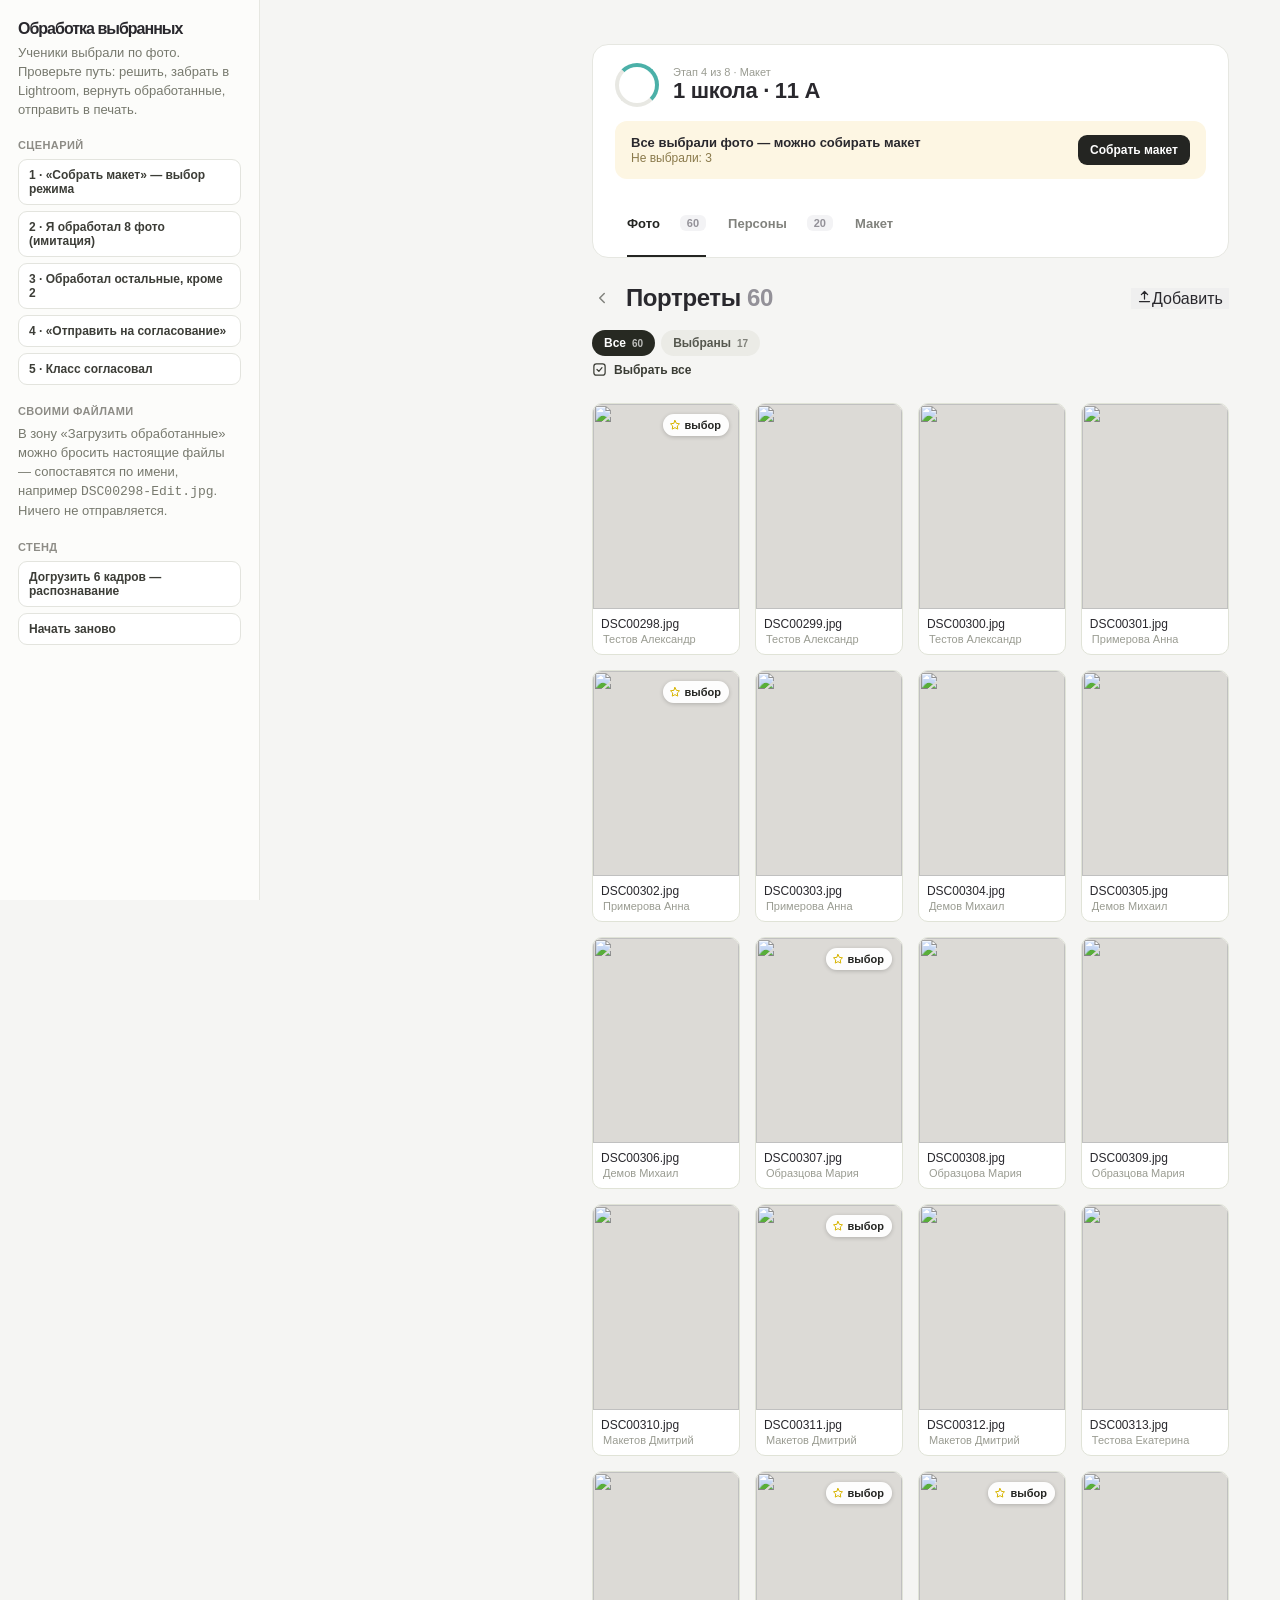
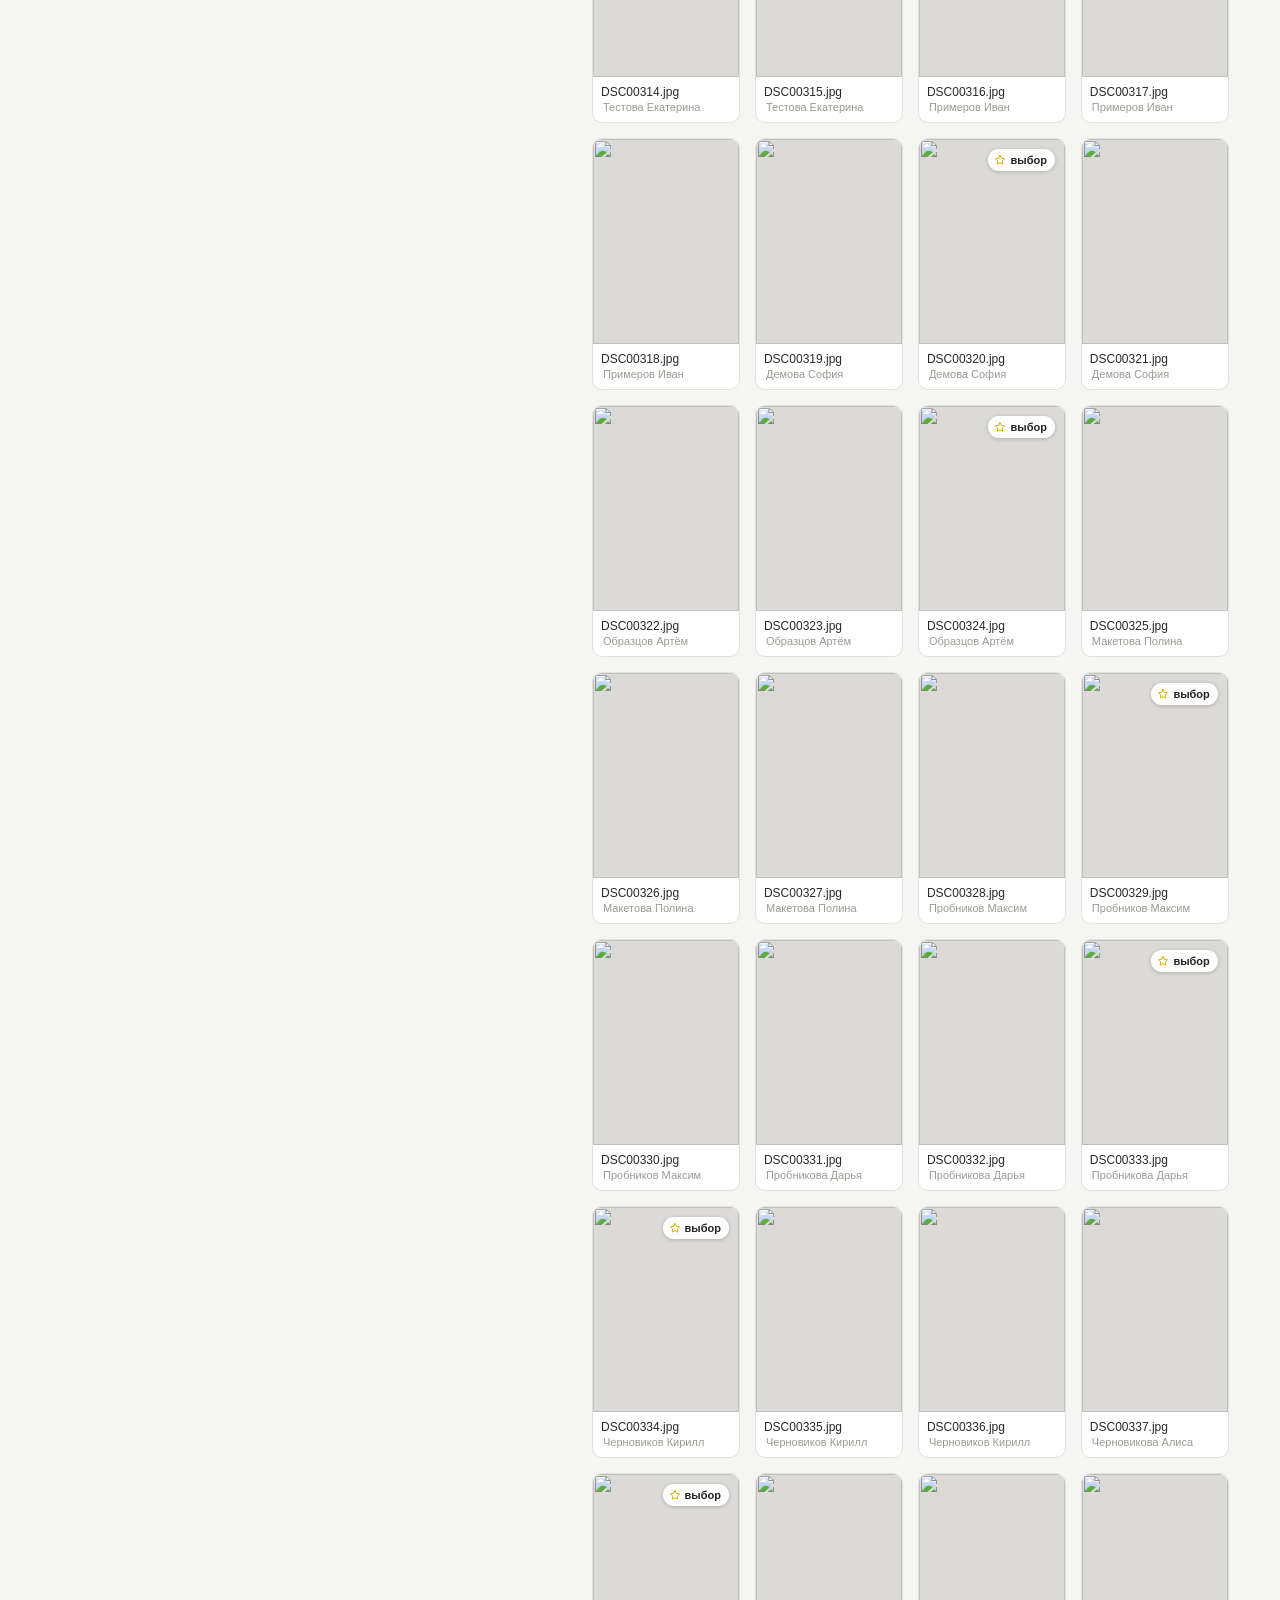
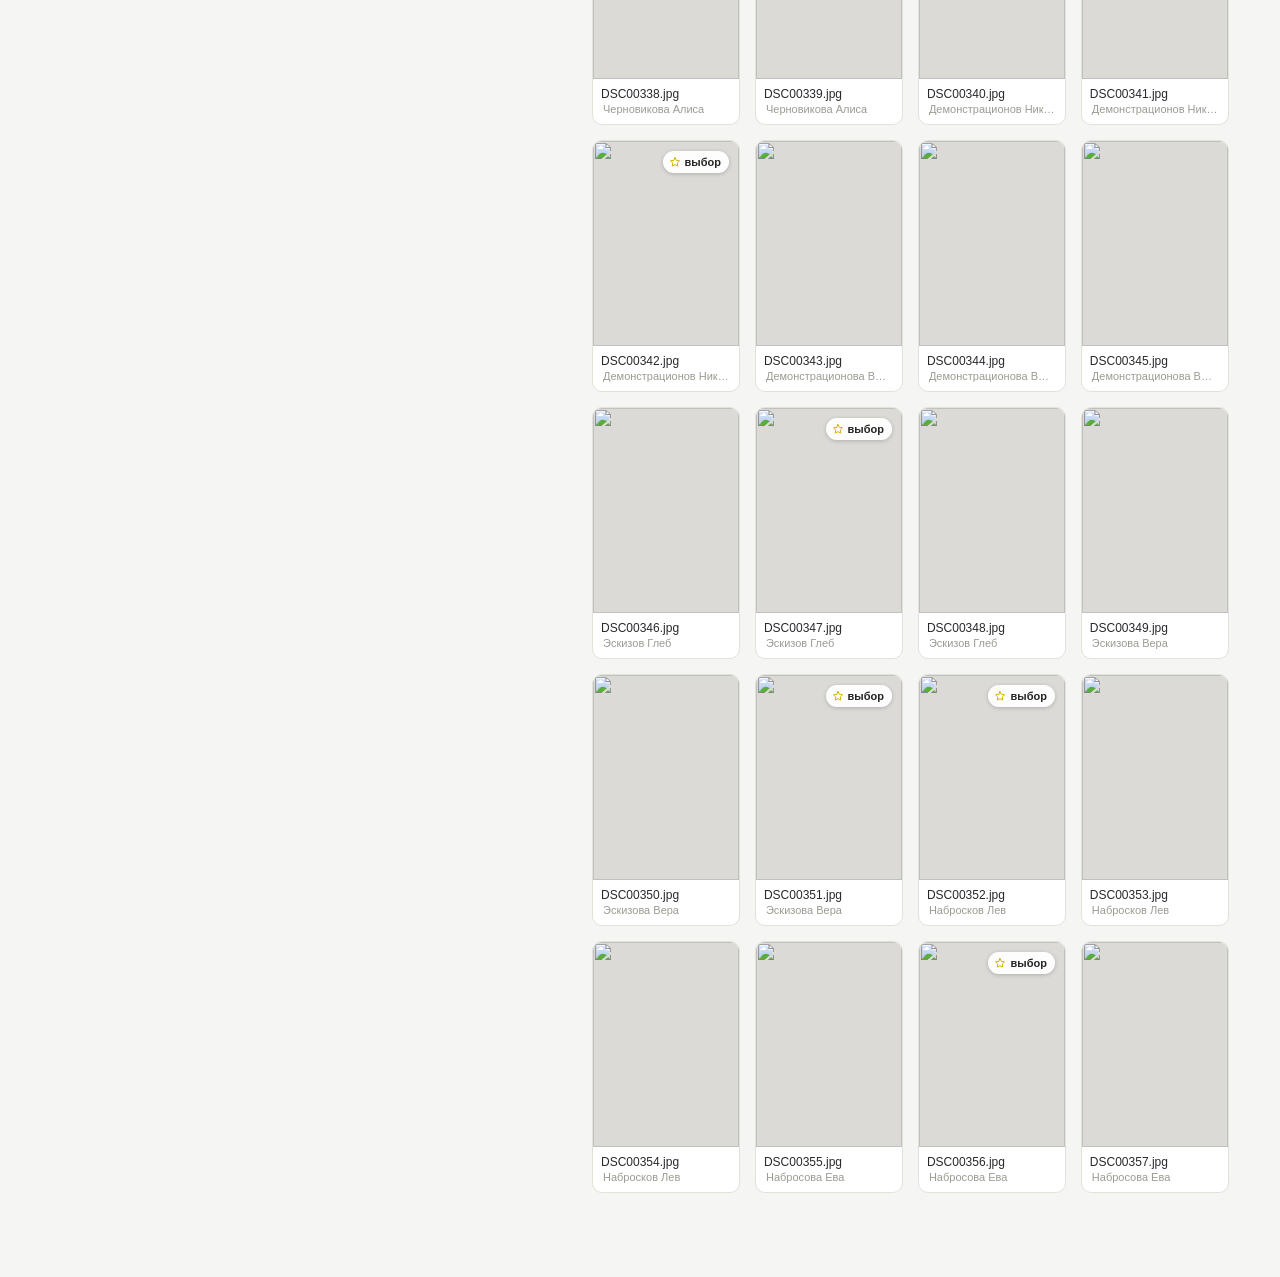
<file: prototypes/retouch-flow/index.html>
<!doctype html>
<html lang="ru">
<head>
<meta charset="utf-8">
<meta name="viewport" content="width=device-width, initial-scale=1">
<title>Обработка выбранных · стенд</title>
<!-- Real service styles: the prototype is judged against what ships. -->
<link rel="stylesheet" href="../../web/style.css">
<link rel="stylesheet" href="../../web/v2.css">
<link rel="stylesheet" href="../../web/board.css">
<link rel="stylesheet" href="../../web/photo-tools.css">
<style>
body.v2{display:block;min-height:100vh;margin:0;background:#f5f5f3}
.proto{display:grid;grid-template-columns:260px minmax(0,1fr);min-height:100vh}
.proto-side{position:sticky;top:0;height:100vh;overflow:auto;box-sizing:border-box;padding:20px 18px 40px;background:#fcfcfa;border-right:1px solid #e6e7e1;font-size:13px;z-index:60}
.proto-side h1{margin:0 0 6px;font-size:16px}
.proto-side h3{margin:20px 0 8px;font-size:11px;font-weight:600;letter-spacing:.4px;text-transform:uppercase;color:#8d8c86}
.proto-side p{margin:0 0 8px;color:#77796e;line-height:1.45}
.v2 .proto-side .side-btn{display:block;width:100%;margin:0 0 6px;padding:8px 10px;border:1px solid #e3e4de;border-radius:9px;background:#fff;color:#3c3d37;text-align:left;font-size:12px;font-weight:600}
.v2 .proto-side .side-btn:hover{background:#f3f3ef}
.proto-main{padding:22px 34px 120px;min-width:0;max-width:1180px}

/* Order head with the retouch activity row */
.o-head{background:#fff;border:1px solid #e6e7e1;border-radius:16px;padding:18px 22px 0;margin-bottom:22px}
.o-top{display:flex;align-items:center;gap:14px}
.o-ring{width:44px;height:44px;border-radius:50%;border:4px solid #e8e8e3;border-top-color:#4bb0a8;border-right-color:#4bb0a8;flex:none}
.o-top small{display:block;color:#9a9c92;font-size:11px}
.o-top strong{font-size:22px;letter-spacing:-.3px}
.o-plate{display:flex;flex-direction:column;gap:0;margin:14px 0 0;background:#fdf6e3;border-radius:12px;padding:4px 16px}
.o-row{display:flex;align-items:center;gap:14px;padding:10px 0;font-size:13px}
.o-row+.o-row{border-top:1px solid #f0e6c8}
.o-row .lbl{flex:1;min-width:0}
.o-row .lbl b{display:block;font-size:13px}
.o-row .lbl span{color:#8a7a4c;font-size:12px}
.o-row .bar{width:160px;height:6px;border-radius:3px;background:#efe3bd;overflow:hidden;flex:none}
.o-row .bar i{display:block;height:100%;background:#c49a12;border-radius:3px;transition:width .3s}
.v2 .o-row .go{padding:8px 12px;border-radius:9px;background:#fff;color:#242522;font-size:12px;font-weight:600;white-space:nowrap}
.v2 .o-row .go.main{background:#242522;color:#fff}
.o-tabs{display:flex;gap:22px;margin-top:14px}
.v2 .o-tabs button{flex:none;width:auto;padding:10px 0 12px;background:none;border-radius:0;border-bottom:2px solid transparent;color:#81827d;font-size:13px;font-weight:600}
.v2 .o-tabs button.on{color:#242522;border-bottom-color:#242522}
.o-tabs small{margin-left:5px;color:#a3a49e;font-weight:600}

/* Selected / retouched marks on tiles */
.photo-tile img{background:#dcdad6}
.photo-tile .tile-person{display:block;padding:0 10px 9px;margin-top:-6px;font-size:11px;color:#9a9c92;white-space:nowrap;overflow:hidden;text-overflow:ellipsis}
.pick-badge{position:absolute;top:10px;right:10px;z-index:2;display:inline-flex;align-items:center;gap:4px;height:22px;padding:0 8px 0 6px;border-radius:11px;background:#fffffff2;color:#242522;font-size:11px;font-weight:700;box-shadow:0 1px 4px #0003}
.pick-badge svg{color:#d7b400}
.pick-badge.done{background:#242522;color:#fff}
.pick-badge.done svg{color:#ffdc20}
.photo-tile.flash{animation:flash 1.2s ease-out}
@keyframes flash{0%{box-shadow:0 0 0 4px #ffdc20}100%{box-shadow:0 0 0 0 #ffdc2000}}

/* Tools row that appears with the «Выбраны» chip */
.chosen-tools{display:flex;align-items:center;gap:8px;flex-wrap:wrap;margin:-4px 0 16px;padding:10px 12px;background:#fff;border:1px solid #e6e7e1;border-radius:12px}
.chosen-tools .sub{display:inline-flex;padding:3px;background:#f0f0ec;border-radius:9px;margin-right:auto}
.v2 .chosen-tools .sub button{padding:5px 10px;border-radius:7px;background:none;color:#6c6e66;font-size:12px;font-weight:600}
.v2 .chosen-tools .sub button.on{background:#fff;color:#242522;box-shadow:0 1px 2px #2224221a}
.chosen-tools .sub small{margin-left:4px;opacity:.7}
.v2 .tbtn{display:inline-flex;align-items:center;gap:7px;height:34px;padding:0 12px;border-radius:9px;background:#f3f3ef;color:#242522;font-size:12px;font-weight:600;white-space:nowrap}
.v2 .tbtn:hover{background:#e9e9e3}
.v2 .tbtn.dark{background:#242522;color:#fff}
.v2 .tbtn.dark:hover{background:#3a3b36}
.tbtn svg{color:currentColor;opacity:.8}

/* Progress of retouching inside «Выбраны» */
.chosen-tools .prog{display:flex;align-items:center;gap:12px;margin-right:auto;font-size:13px}
.chosen-tools .prog .bar{width:140px;height:6px;border-radius:3px;background:#ecece6;overflow:hidden}
.chosen-tools .prog .bar i{display:block;height:100%;background:#c49a12;border-radius:3px;transition:width .3s}
.v2 .chosen-tools .link{padding:0;background:none;color:#242522;font-size:12px;font-weight:600;text-decoration:underline;text-decoration-color:#d7b400;text-decoration-thickness:2px;text-underline-offset:3px}
.chosen-tools .all-done{color:#2f8a4a;font-size:12px;font-weight:600}
/* Face recognition after upload: a passing status line, not a filter */
.recog{display:inline-flex;align-items:center;gap:8px;margin-right:14px;font-size:12px;color:#81827d}
.spin{width:14px;height:14px;border-radius:50%;border:2px solid #d9dad4;border-top-color:#81827d;animation:spin .8s linear infinite;flex:none}
@keyframes spin{to{transform:rotate(360deg)}}
.photo-tile.recognising img{opacity:.45;filter:grayscale(.6)}
.photo-tile .tile-spin{position:absolute;top:12px;left:12px;z-index:2}

/* Popovers */
.pop{position:fixed;z-index:80;width:360px;padding:14px;background:#fff;border:1px solid #e3e4de;border-radius:14px;box-shadow:0 14px 36px #22242226;font-size:13px}
.pop[hidden]{display:none}
.pop h4{margin:0 0 4px;font-size:14px}
.pop p{margin:0 0 10px;color:#77796e;line-height:1.45;font-size:12px}
.pop textarea{width:100%;box-sizing:border-box;height:84px;margin:0 0 10px;padding:8px 10px;border:1px solid #e0e1db;border-radius:9px;background:#fafaf8;font:12px/1.5 ui-monospace,Menlo,monospace;resize:none}
.pop .row{display:flex;gap:8px;align-items:center}
.pop .row .grow{flex:1}
.pop label.opt{display:flex;gap:8px;align-items:flex-start;margin:0 0 8px;font-size:13px;font-weight:500}
.pop label.opt input{margin:2px 0 0;width:auto;min-height:0}
.pop label.opt small{display:block;color:#9a9c92;font-size:11px;font-weight:400}
.hint-i{display:inline-grid;place-items:center;width:16px;height:16px;border-radius:50%;background:#ebebe6;color:#81827d;font-size:10px;font-weight:700;cursor:help;position:relative;vertical-align:1px}
.hint-i:hover::after{content:attr(data-tip);position:absolute;left:50%;top:22px;transform:translateX(-50%);width:250px;padding:9px 11px;border-radius:9px;background:#29282d;color:#fff;font-size:11px;font-weight:400;line-height:1.5;z-index:5;text-align:left}

/* Retouched upload zone + report */
.back-zone{display:flex;align-items:center;gap:14px;margin:0 0 16px;padding:16px;border:1.5px dashed #dcddd7;border-radius:12px;background:#fafaf8;color:#8a8b85;font-size:13px}
.back-zone.drag{border-color:#242522;background:#fff}
.back-zone strong{display:block;color:#242522;font-size:14px;margin-bottom:2px}
.back-zone .lnk{border-bottom:1px dashed currentColor;color:#242522;cursor:pointer}
.report{margin:0 0 16px;padding:14px 16px;background:#fff;border:1px solid #e6e7e1;border-radius:12px;font-size:13px}
.report header{display:flex;align-items:center;gap:10px;margin-bottom:8px;padding:0;background:none;border:0;color:#242522;opacity:1;position:static}
.report header b{font-size:14px}
.v2 .report header button{margin-left:auto;padding:0;background:none;color:#9a9c92;font-size:12px;text-decoration:underline}
.report .grp{display:flex;gap:10px;padding:6px 0;border-top:1px solid #f0f0ec}
.report .grp:first-of-type{border-top:0}
.report .n{min-width:92px;font-weight:700}
.report .n.ok{color:#2f8a4a}.report .n.bad{color:#c2412f}.report .n.wait{color:#8a6d00}
.report .files{color:#77796e;font:12px/1.6 ui-monospace,Menlo,monospace;word-break:break-word}

/* Persons */
.persons{display:grid;grid-template-columns:repeat(auto-fill,minmax(170px,1fr));gap:16px}
.pcard{position:relative;background:#fff;border:1px solid #e0e3d7;border-radius:12px;overflow:hidden;cursor:pointer;text-align:left}
.pcard .cov{position:relative;aspect-ratio:4/5;background:#dcdad6;overflow:hidden}
.pcard .cov img{width:100%;height:100%;object-fit:cover}
.pcard .cov.none{display:grid;place-items:center;color:#9a9c92;font-size:12px;background:repeating-linear-gradient(135deg,#efeee9 0 10px,#f5f4f0 10px 20px)}
.pcard .cov.none img{opacity:.35;filter:grayscale(1)}
.pcard .cov.none span{position:absolute;padding:4px 10px;border-radius:10px;background:#fff;color:#8a8b85;font-weight:600}
.pcard .meta{padding:10px 12px}
.pcard .meta b{display:block;font-size:13px;white-space:nowrap;overflow:hidden;text-overflow:ellipsis}
.pcard .meta small{display:block;color:#9a9c92;font-size:11px;white-space:nowrap;overflow:hidden;text-overflow:ellipsis}
.pcard .meta small.ok{color:#2f8a4a}
.p-filter{display:flex;gap:6px;margin:0 0 16px}

/* Person window */
.pw{display:grid;grid-template-columns:260px minmax(0,1fr);gap:24px}
.pw-head{display:flex;align-items:center;gap:6px;margin:0 0 16px}
.pw-head h3{margin:0;font-size:20px}
.v2 .icon-btn{display:grid;place-items:center;width:30px;height:30px;padding:0;border-radius:8px;background:none;color:#a3a49e}
.v2 .icon-btn:hover{background:#f1f1ec;color:#242522}
.v2 .pw-head .icon-btn.close{margin-left:auto}
.name-edit{display:flex;align-items:center;gap:6px}
.v2 .name-edit input{width:150px;height:34px;margin:0;padding:0 10px;border:1px solid #d9dad4;border-radius:8px;font:inherit;font-size:15px;font-weight:600}
.v2 .name-edit input:focus{outline:none;border-color:#242522}
.v2 .name-edit .icon-btn.ok{background:#242522;color:#fff}
.pw-choice{position:relative;aspect-ratio:4/5;border-radius:12px;overflow:hidden;background:#dcdad6}
.pw-choice img{width:100%;height:100%;object-fit:cover}
.pw-choice .pick-badge{top:10px;left:10px;right:auto}
.pw-choice.none{display:grid;place-items:center;color:#8a8b85;font-size:13px;background:repeating-linear-gradient(135deg,#efeee9 0 10px,#f5f4f0 10px 20px)}
.pw-file{margin:8px 0 14px;color:#9a9c92;font-size:12px}
.pw-quote{position:relative;padding:12px 14px 12px 38px;background:#fafaf8;border:1px solid #ecece7;border-radius:12px;font-size:14px;line-height:1.5;color:#3c3d37}
.pw-quote svg{position:absolute;left:12px;top:13px;color:#c9b25a}
.pw-quote.empty{color:#a3a49e;font-size:13px}
.pw-right header{display:flex;align-items:center;gap:10px;margin:0 0 10px}
.pw-right header b{font-size:13px}
.pw-right header .muted{color:#9a9c92;font-size:12px}
.v2 .pw-right header .link{margin-left:auto;padding:0;background:none;color:#242522;font-size:12px;font-weight:600;text-decoration:underline;text-decoration-color:#d7b400;text-decoration-thickness:2px;text-underline-offset:3px}
.replace-bar{display:flex;align-items:center;gap:10px;margin:0 0 12px;padding:10px 12px;border-radius:10px;background:#fdf6e3;font-size:12px;color:#6d5c20}
.replace-bar span{flex:1}
.pw-grid .photo-tile{cursor:default}
.pw-grid.replacing .photo-tile{cursor:pointer}
.pw-grid.replacing .photo-tile:not(.is-chosen):hover{outline:2px solid #e3d48a;outline-offset:-1px}
.pw-grid .photo-tile.candidate{outline:3px solid #242522;outline-offset:-1px}
.by-photog{display:inline-block;margin-left:6px;padding:1px 7px;border-radius:8px;background:#f0f0ec;color:#77796e;font-size:11px;font-weight:600}

/* Dialogs */
.dlg{position:fixed;inset:0;z-index:90;display:grid;place-items:center;background:#2224224d}
.dlg[hidden]{display:none}
.dlg .box{width:min(560px,calc(100vw - 32px));max-height:calc(100vh - 60px);overflow:auto;box-sizing:border-box;padding:22px;background:#fff;border-radius:16px;box-shadow:0 20px 50px #0003}
.dlg .box.wide{width:min(860px,calc(100vw - 32px))}
.dlg h3{margin:0 0 6px;font-size:18px}
.dlg p{margin:0 0 14px;color:#77796e;font-size:13px;line-height:1.5}
.choice{display:grid;grid-template-columns:1fr 1fr;gap:10px;margin:6px 0 18px}
.v2 .choice button{display:block;padding:14px;border:1.5px solid #e3e4de;border-radius:12px;background:#fff;text-align:left;color:#242522;font-size:14px;font-weight:700}
.v2 .choice button small{display:block;margin-top:4px;color:#8a8b85;font-size:12px;font-weight:400;line-height:1.4}
.v2 .choice button.on{border-color:#242522;box-shadow:0 0 0 1px #242522}
.dlg .acts{display:flex;justify-content:flex-end;gap:8px}
.pw-grid{display:grid;grid-template-columns:repeat(3,minmax(0,1fr));gap:12px}
.pw-grid .photo-tile.is-chosen{outline:3px solid var(--yellow,#ffdc20);outline-offset:-1px}

.proto-toast{position:fixed;left:calc(50% + 130px);bottom:26px;z-index:99;transform:translate(-50%,20px);max-width:560px;padding:10px 16px;border-radius:10px;background:#242522;color:#fff;font-size:13px;line-height:1.45;opacity:0;transition:.25s;pointer-events:none}
.proto-toast.show{opacity:1;transform:translate(-50%,0)}
</style>
</head>
<body class="v2">
<div class="proto">
  <aside class="proto-side">
    <h1>Обработка выбранных</h1>
    <p>Ученики выбрали по фото. Проверьте путь: решить, забрать в Lightroom, вернуть обработанные, отправить в печать.</p>
    <h3>Сценарий</h3>
    <button class="side-btn" data-sim="start">1 · «Собрать макет» — выбор режима</button>
    <button class="side-btn" data-sim="batch">2 · Я обработал 8 фото (имитация)</button>
    <button class="side-btn" data-sim="rest">3 · Обработал остальные, кроме 2</button>
    <button class="side-btn" data-sim="send">4 · «Отправить на согласование»</button>
    <button class="side-btn" data-sim="approved">5 · Класс согласовал</button>
    <h3>Своими файлами</h3>
    <p>В зону «Загрузить обработанные» можно бросить настоящие файлы — сопоставятся по имени, например <code>DSC00298-Edit.jpg</code>. Ничего не отправляется.</p>
    <h3>Стенд</h3>
    <button class="side-btn" data-sim="upload">Догрузить 6 кадров — распознавание</button>
    <button class="side-btn" data-sim="reset">Начать заново</button>
  </aside>

  <main class="proto-main">
    <section class="o-head">
      <div class="o-top"><span class="o-ring"></span><div><small>Этап 4 из 8 · Макет</small><strong>1 школа · 11 А</strong></div></div>
      <div class="o-plate" id="plate"></div>
      <nav class="o-tabs" id="tabs"></nav>
    </section>
    <div id="view"></div>
  </main>
</div>

<div class="pop" id="pop" hidden></div>
<div class="dlg" id="dlg" hidden><div class="box" id="dlg-box"></div></div>
<div class="proto-toast" id="toast"></div>

<script>
const MEDIA='http://localhost:8191/media/';
const IDS=['06540b8876a04edc8c2e69094478d2ef','231264bb65254aaaba4ceea7e8741cd5','89adf21c69ff46ef96c218c1872eba5d','1f4e0873463f47ef84a33ce2324b16a9','d69ac92f0d834bfb952cbb6cee716b2e','f4099da2bafb4135a4176a7b4dcffb4c','dad0b4c4d35146fb97bf58920865eebf','5e48c1dba22248e59d86f7f9d98e5286','fec860938f644ddf938b13bb23671c93','088bb96c014245d0bf4db0a3f7c4fce2','fcadee03c6b3499982d27e44216492e1','71fd4453b0464a3d983c6bed195e63fd','905ba6e4de0a4bedb4198b666f228bf0','f2a2110cad4148278114e6fdb4368ecf','54b23731970e4f559a414ee5a8276934','e7e39438a23a44228b3d76700669aeff','eb99e6e08c364c1b881f9df93e2b2fa9','382c2d3ea25c491a921312732dea8549','303f4bd3fd414a7d8d917c5a8268ac36','4c67fb7d371d43da9a241da627a7179f','5c90a04913d845039110d895d3d6ba10','ae17c63267564d9c8dbbef3bdc97a647','75f13e58085e45c68d25ab9e4cd61019','31e5ad41a8e74b17adcf60c701af8610','6e1c5d7c8b70432cbc35e13b2e97c92b','9e4176ffb9cc40949bf7ad10c0ace093','0cbcf13201504db9bb95d5b0158b5e9f','143ee5e56e5b45e4938e5c964e3d1a8f','2373e720c4cf4e9c89cc810e1a0d5e11','a042ee5a477948089cc73d120dc96a47','e4eb10487c8049968cdb496e93dbe125','8450277b14c74bcdb881b6e2ec338cea','bf3afc4011a84934b4939268b2c8470a','b1e5945ea8cb47febeee4c199fb6d066','8ae0d7e1b9c9412a9c828b1dfd2841ff','20a1912b332546a1a12b5a2a0f4326b0','94f61ba7a8134d9da9c169d93655f50a','5adf4822e99441ec8a65ec517709ebe7','7ad8fdd024564f888726a8d39f29a15a','ba961bb289754209b34f98dfb9422ed0','859fe97c6fdc446eace75c636ffc2e68','2cf2fd3f1fe246cc91b82f44d31a927e','8ba928c750e6464c81a080c246cb5513','4ebc71044e694dd1a5d4d274b1fc89af','4ca86dcc35804a5db54fe3f9d4e06243','7af7878c13a74f83a640fcce226342c4','034db3e9cd474589afd67965d5b1b980','ac489f08ce1749279f63fc40bf2d4315','9e8bf70b16014d648b4d0112f7c14e65','0955459937234e3cbf17bc9167e38519','92b184b61de1408784690006a02ae69a','dd52e74348a34ce09d1ac81c90bc1be2','7344680431634274b307438218d84414','5b549555d48f4f1a80f388180ba423b7','2b51134dea9048cc9fd16298ce246380','8503938e2833476a9f65d0bab904610c','d4a2d6e9d7834a1fb1f7ad4ce8919df6','07f3031bd9c4416188a0a6b3f1a6e5fe','35a841e61606492897bc7ab3bdff6e90','cd3e1d5569a44f2889bbd222cc185e96'];
const NAMES=['Тестов Александр','Примерова Анна','Демов Михаил','Образцова Мария','Макетов Дмитрий','Тестова Екатерина','Примеров Иван','Демова София','Образцов Артём','Макетова Полина','Пробников Максим','Пробникова Дарья','Черновиков Кирилл','Черновикова Алиса','Демонстрационов Никита','Демонстрационова Виктория','Эскизов Глеб','Эскизова Вера','Набросков Лев','Набросова Ева'];
const QUOTES=['Спасибо всем, кто был рядом эти одиннадцать лет!','Главное — не останавливаться.','Физика — это любовь, а не предмет.','Увидимся на встрече выпускников через десять лет 😉','Лучший класс в мире, и это не обсуждается.','Мечтать можно и нужно.','Всё будет хорошо, особенно после ЕГЭ.'];
const ICONS={pen:'<path d="M4 20h4L19 9l-4-4L4 16z"/><path d="m13 7 4 4"/>',x:'<path d="M18 6 6 18M6 6l12 12"/>',quote:'<path d="M7 7h4v4c0 3-2 5-4 6M14 7h4v4c0 3-2 5-4 6"/>',copy:'<rect x="9" y="9" width="12" height="12" rx="2"/><path d="M5 15V5a2 2 0 0 1 2-2h10"/>',download:'<path d="M12 4v11m-5-5 5 5 5-5M4 20h16"/>',upload:'<path d="M12 16V4m-5 5 5-5 5 5M4 20h16"/>',star:'<path d="m12 3 2.8 5.7 6.2.9-4.5 4.4 1 6.2L12 17.3 6.5 20.2l1-6.2L3 9.6l6.2-.9z"/>',check:'<path d="m5 12 5 5 9-10"/>',back:'<path d="m15 18-6-6 6-6"/>',selectAll:'<rect x="3" y="3" width="18" height="18" rx="4"/><path d="m8 12 3 3 5-6"/>',brush:'<path d="M18 3l3 3-9 9-3-3z"/><path d="M9 12c-3 0-5 2-5 5 0 1-1 2-2 2 2 2 7 2 8-1 .6-1.8.4-3.4-1-6z"/>'};
const icon=(n,s=15)=>`<svg viewBox="0 0 24 24" width="${s}" height="${s}" fill="none" stroke="currentColor" stroke-width="2" stroke-linecap="round" stroke-linejoin="round" aria-hidden="true">${ICONS[n]}</svg>`;
const $=s=>document.querySelector(s);
const esc=s=>String(s).replace(/[&<>"]/g,c=>({'&':'&amp;','<':'&lt;','>':'&gt;','"':'&quot;'}[c]));
const MB=10.4; // average portrait JPEG

let S;
function fresh(){
  const photos=IDS.map((id,i)=>({id,file:`DSC${String(298+i).padStart(5,'0')}`,person:Math.floor(i/3),retouched:false}));
  const persons=NAMES.map((name,i)=>({name,chosen:[2,9,15].includes(i)?null:photos[i*3+(i%3)].id,by:'student',quote:[2,9,15].includes(i)?'':QUOTES[i%QUOTES.length]}));
  return {photos,persons,mode:null,tab:'photos',filter:'all',sub:'all',pfilter:'all',report:null,stage:'draft',asisLeft:0,todoOnly:false,recogLeft:0};
}
const chosenPhotos=()=>S.persons.filter(p=>p.chosen).map(p=>S.photos.find(x=>x.id===p.chosen));
const byId=id=>S.photos.find(p=>p.id===id);
const isChosen=p=>S.persons[p.person].chosen===p.id;

/* ---------- Plate ---------- */
function renderPlate(){
  const ch=chosenPhotos(),done=ch.filter(p=>p.retouched).length,waiting=S.persons.filter(p=>!p.chosen).length;
  const rows=[];
  if(S.stage==='print')rows.push(`<div class="o-row"><div class="lbl"><b>Класс согласовал — макет ушёл в печать</b><span>В печати ровно то, что видел класс${S.asisLeft?` · ${S.asisLeft} фото без обработки`:''}</span></div></div>`);
  else if(S.stage==='approval')rows.push(`<div class="o-row"><div class="lbl"><b>На согласовании у класса</b><span>После согласования макет сразу уйдёт в печать</span></div><button class="go" data-go="approved">Класс согласовал</button></div>`);
  else{
    rows.push(`<div class="o-row"><div class="lbl"><b>${S.mode?(S.mode==='retouch'&&done<ch.length?'Черновик макета — ждёт обработанные фото':'Макет готов к согласованию'):'Все выбрали фото — можно собирать макет'}</b><span>${S.mode?'Класс увидит только финальные фото':waiting?`Не выбрали: ${waiting}`:'Выбрали все'}</span></div>${S.mode?`<button class="go ${S.mode==='retouch'&&done<ch.length?'':'main'}" data-go="send">Отправить на согласование</button>`:'<button class="go main" data-go="start">Собрать макет</button>'}</div>`);
  }
  if(S.mode==='retouch'&&S.stage!=='print')rows.push(`<div class="o-row"><div class="lbl"><b>Обработка портретов · ${done} из ${ch.length}</b><span>${done===ch.length?'Все обработаны — в макете уже новые':'Обработанные сами встают в макет'}</span></div><span class="bar"><i style="width:${ch.length?done/ch.length*100:0}%"></i></span><button class="go" data-go="retouch">Открыть</button></div>`);
  $('#plate').innerHTML=rows.join('');
  $('#tabs').innerHTML=[['photos','Фото',S.photos.length],['persons','Персоны',S.persons.length],['layout','Макет','']].map(([k,l,n])=>`<button data-tab="${k}" class="${S.tab===k?'on':''}">${l}${n!==''?`<small>${n}</small>`:''}</button>`).join('');
}

/* ---------- Photos ---------- */
function tile(p,opts={}){
  const chosen=isChosen(p),badge=chosen?`<span class="pick-badge ${p.retouched?'done':''}" title="${p.retouched?'Выбор ученика · обработано':'Выбор ученика'}">${icon(p.retouched?'brush':'star',12)}${p.retouched?'обработано':'выбор'}</span>`:'';
  return `<label class="photo-tile ${opts.cls||''} ${p.recog?'recognising':''}" data-id="${p.id}">${p.recog?'<span class="spin tile-spin"></span>':''}<img src="${MEDIA}${p.img||p.id}/thumb" alt="" loading="lazy" draggable="false" onerror="this.removeAttribute('src')">${opts.noBadge?'':badge}${opts.extra||''}<p>${p.file}.jpg</p><span class="tile-person">${p.recog?'распознаём…':p.error?'лицо не найдено':esc(S.persons[p.person].name)}</span></label>`;
}
function progressRow(){
  const ch=chosenPhotos(),done=ch.filter(p=>p.retouched).length,todo=ch.length-done;
  return `<div class="chosen-tools"><div class="prog"><b>Обработано ${done} из ${ch.length}</b><span class="bar"><i style="width:${ch.length?done/ch.length*100:0}%"></i></span>${todo?`<button class="link" data-tool="todo">${S.todoOnly?'показать всех':`показать ${todo} необработанных`}</button>`:'<span class="all-done">все готовы</span>'}</div>
    <button class="tbtn" data-tool="lr">${icon('copy')}Список файлов</button><button class="tbtn" data-tool="zip">${icon('download')}Скачать ${fmtSize(currentChosenList().length)}</button></div>
    ${S.stage==='approval'?'<div class="replace-bar" style="margin:0 0 10px"><span>Макет у класса на согласовании. Замена фото отправит его на повторное согласование.</span></div>':''}${backZoneHtml()}${reportHtml()}`;
}
function renderPhotos(){
  const ch=chosenPhotos(),errors=S.photos.filter(p=>p.error);
  if(S.filter==='review'&&!errors.length)S.filter='all';
  let list=S.photos;
  if(S.filter==='chosen')list=[...(S.todoOnly?ch.filter(p=>!p.retouched):ch)].sort((a,b)=>a.retouched-b.retouched);
  if(S.filter==='review')list=errors;
  const chips=[['all','Все',S.photos.length],['chosen','Выбраны',ch.length],...(errors.length?[['review','Проверить',errors.length]]:[])];
  const recog=S.recogLeft?`<span class="recog"><span class="spin"></span>Распознаём лица · осталось ${S.recogLeft}</span>`:'';
  const review=S.filter==='review'?`<div class="chosen-tools"><div class="prog"><b>Не удалось распознать ${errors.length}</b></div><button class="tbtn" data-tool="retry">Повторить</button></div>`:'';
  $('#view').innerHTML=`<div class="shoot-head"><button type="button" class="shoot-back" aria-label="Все съёмки">${icon('back',18)}</button><h2>Портреты <span class="muted">${S.photos.length}</span></h2><div class="add-menu"><button type="button" class="add-toggle">${icon('upload',15)}Добавить</button></div></div>
    <div class="shoot-bar"><div class="filter-chips photo-filters">${chips.map(([k,l,n])=>`<button data-filter="${k}" class="${S.filter===k?'active':''}">${l}<small>${n}</small></button>`).join('')}</div><div class="grid-tools">${recog}<button class="text-button">${icon('selectAll',15)}Выбрать все</button></div></div>
    ${S.filter==='chosen'?progressRow():''}${review}<div class="photo-grid">${list.map(p=>tile(p)).join('')}</div>${list.length?'':'<div class="empty-state" style="background:none;border:0;box-shadow:none;text-align:center"><h3>Здесь пусто</h3></div>'}`;
  bindBackZone();
}
const backZoneHtml=()=>`<div class="back-zone" id="back-zone">${icon('upload',20)}<div><strong>Загрузить обработанные</strong>Перетащите <span class="lnk" id="back-pick">фото</span> сюда — заменят выбранные по имени файла <span class="hint-i" data-tip="DSC00298.jpg, DSC00298-Edit.jpg и DSC00298-2.jpg считаются одним кадром. Ученик, место в макете и выбор сохранятся.">i</span></div><input type="file" id="back-files" multiple accept="image/jpeg,image/png" style="display:none"></div>`;
const fmtSize=n=>{const mb=n*MB;return mb>1024?(mb/1024).toFixed(1).replace('.',',')+' ГБ':Math.round(mb)+' МБ';};

/* ---------- Lightroom / download popovers ---------- */
function openPop(anchor,html){const pop=$('#pop');pop.innerHTML=html;pop.hidden=false;const r=anchor.getBoundingClientRect();pop.style.top=Math.min(innerHeight-pop.offsetHeight-10,r.bottom+8)+'px';pop.style.left=Math.max(10,Math.min(innerWidth-pop.offsetWidth-10,r.right-pop.offsetWidth))+'px';}
function lrPop(anchor){
  const list=currentChosenList(),names=list.map(p=>p.file).join(' ');
  openPop(anchor,`<h4>Список файлов · ${list.length}</h4><p>Имена без расширения — подходят и к JPEG, и к RAW. <span class="hint-i" data-tip="Lightroom Classic: Библиотека → панель фильтров → Текст → Имя файла → «Содержит». Вставьте строку, выделите найденные и поставьте цветную метку или создайте коллекцию.">i</span></p><textarea readonly id="lr-names">${names}</textarea><div class="row"><span class="grow"></span><button class="tbtn dark" data-tool="lr-copy">${icon('copy')}Скопировать</button></div>`);
}
function zipPop(anchor){
  const list=currentChosenList();
  openPop(anchor,`<h4>Скачать ${list.length} фото · ${fmtSize(list.length)}</h4><p>Один архив, оригиналы как загружены.</p>
    <label class="opt"><input type="radio" name="zn" checked> <span>Фамилия Имя — DSC00298.jpg<small>Сразу видно, кто это; номер кадра сохраняется для обратной загрузки</small></span></label>
    <label class="opt"><input type="radio" name="zn"> <span>DSC00298.jpg<small>Как в камере</small></span></label>
    <div class="row"><span class="grow"></span><button class="tbtn dark" data-tool="zip-go">${icon('download')}Скачать</button></div>`);
}
function currentChosenList(){const ch=chosenPhotos();return S.todoOnly?ch.filter(p=>!p.retouched):ch;}

/* ---------- Retouched upload: match by base name ---------- */
// DSC00298.jpg, DSC00298-Edit.jpg, DSC00298-2.jpg, DSC00298 copy.jpg → DSC00298
const baseName=n=>n.replace(/\.[^.]+$/,'').replace(/(-Edit(-\d+)?|-\d+| copy( \d+)?| \(\d+\))+$/i,'').trim().toUpperCase();
function applyRetouched(names){
  const ch=chosenPhotos(),byBase=new Map(ch.map(p=>[p.file.toUpperCase(),p])),others=new Set(S.photos.filter(p=>!isChosen(p)).map(p=>p.file.toUpperCase()));
  const replaced=[],notChosen=[],unknown=[];
  names.forEach(n=>{const b=baseName(n),p=byBase.get(b);if(p){p.retouched=true;replaced.push(p);}else if(others.has(b))notChosen.push(n);else unknown.push(n);});
  S.report={replaced,notChosen,unknown,left:ch.filter(p=>!p.retouched)};
  const back=S.stage==='approval'&&replaced.length;if(back)S.stage='draft';
  render();if(back)toast('Фото заменены — макет вернулся в черновик. Отправьте на согласование заново.');
  replaced.forEach(p=>document.querySelector(`.photo-tile[data-id="${p.id}"]`)?.classList.add('flash'));
}
function reportHtml(){const r=S.report;if(!r)return '';
  const files=a=>a.slice(0,14).join(' · ')+(a.length>14?` · ещё ${a.length-14}`:'');
  return `<div class="report"><header><b>Загружено обработанных</b><button data-tool="report-close">Скрыть</button></header>
    <div class="grp"><span class="n ok">Заменено ${r.replaced.length}</span><span class="files">${files(r.replaced.map(p=>p.file))}</span></div>
    ${r.notChosen.length?`<div class="grp"><span class="n bad">Не выбраны ${r.notChosen.length}</span><span class="files">${files(r.notChosen)} — ученики выбрали другие кадры, файлы не взяты</span></div>`:''}
    ${r.unknown.length?`<div class="grp"><span class="n bad">Без пары ${r.unknown.length}</span><span class="files">${files(r.unknown)}</span></div>`:''}
    <div class="grp"><span class="n wait">Осталось ${r.left.length}</span><span class="files">${r.left.length?files(r.left.map(p=>p.file)):'все выбранные обработаны'}</span></div></div>`;}
function bindBackZone(){const z=$('#back-zone');if(!z)return;
  $('#back-pick').onclick=()=>$('#back-files').click();
  $('#back-files').onchange=e=>{applyRetouched([...e.target.files].map(f=>f.name));e.target.value='';};
  z.ondragover=e=>{e.preventDefault();z.classList.add('drag');};z.ondragleave=()=>z.classList.remove('drag');
  z.ondrop=e=>{e.preventDefault();z.classList.remove('drag');applyRetouched([...e.dataTransfer.files].map(f=>f.name));};}

/* ---------- Persons ---------- */
function renderPersons(){
  const n=S.persons.filter(p=>!p.chosen).length;
  const list=S.persons.map((p,i)=>({...p,i})).filter(p=>S.pfilter==='all'||(S.pfilter==='none'?!p.chosen:!!p.chosen)).filter(p=>!S.todoOnly||S.pfilter==='none'||(p.chosen&&!byId(p.chosen).retouched));
  const chips=[['all','Все',S.persons.length],['chosen','Выбрали',S.persons.length-n],['none','Не выбрали',n]];
  $('#view').innerHTML=`<div class="shoot-bar" style="position:static"><div class="filter-chips p-filter" style="margin:0">${chips.map(([k,l,c])=>`<button data-pfilter="${k}" class="${S.pfilter===k?'active':''}">${l}<small>${c}</small></button>`).join('')}</div></div>
    ${progressRow()}
    <div class="persons">${list.map(p=>{const cov=p.chosen?byId(p.chosen):S.photos[p.i*3];const r=p.chosen&&byId(p.chosen).retouched;
      return `<button class="pcard" data-person="${p.i}"><div class="cov ${p.chosen?'':'none'}"><img src="${MEDIA}${cov.id}/thumb" alt="" loading="lazy" onerror="this.removeAttribute('src')">${p.chosen?`<span class="pick-badge ${r?'done':''}">${icon(r?'brush':'star',12)}${r?'обработано':'выбор'}</span>`:'<span>Ещё не выбрал</span>'}</div><div class="meta"><b>${esc(p.name)}</b><small class="${p.chosen?'ok':''}">${p.chosen?(p.quote?`«${esc(p.quote)}»`:`Выбрал ${byId(p.chosen).file}`):'3 фото'}</small></div></button>`;}).join('')}</div>`;
  bindBackZone();
}
let PW={i:null,editing:false,replacing:false,candidate:null};
function openPerson(i){PW={i,editing:false,replacing:false,candidate:null};drawPerson();}
function drawPerson(){
  const i=PW.i,p=S.persons[i],own=S.photos.filter(x=>x.person===i).sort((a,b)=>(b.id===p.chosen)-(a.id===p.chosen)),ch=p.chosen&&byId(p.chosen);
  const [last,first]=p.name.split(' ');
  const head=PW.editing?`<form class="name-edit" id="name-form"><input name="last" value="${esc(last)}" placeholder="Фамилия" aria-label="Фамилия"><input name="first" value="${esc(first||'')}" placeholder="Имя" aria-label="Имя"><button class="icon-btn ok" title="Сохранить · Enter" aria-label="Сохранить">${icon('check',15)}</button><button type="button" class="icon-btn" data-pw="cancel-name" title="Отмена · Esc" aria-label="Отмена">${icon('x',15)}</button></form>`
    :`<h3>${esc(p.name)}</h3><button class="icon-btn" data-pw="edit-name" title="Изменить имя" aria-label="Изменить имя">${icon('pen',15)}</button>`;
  const choice=ch?`<div class="pw-choice"><img src="${MEDIA}${ch.id}/thumb" alt=""><span class="pick-badge ${ch.retouched?'done':''}">${icon(ch.retouched?'brush':'star',12)}${ch.retouched?'обработано':'выбор'}</span></div><div class="pw-file">${ch.file}.jpg${p.by==='photographer'?'<span class="by-photog">выбрал фотограф</span>':''}</div>`
    :`<div class="pw-choice none">Ещё не выбрал</div><div class="pw-file"></div>`;
  const quote=p.quote?`<div class="pw-quote">${icon('quote',16)}${esc(p.quote)}</div>`:'<div class="pw-quote empty">Цитаты нет</div>';
  const bar=PW.replacing?`<div class="replace-bar"><span>${PW.candidate?'Этот кадр пойдёт в альбом вместо выбора ученика.':'Нажмите на кадр, который пойдёт в альбом.'}</span><button class="tbtn" data-pw="cancel-replace">Отмена</button><button class="tbtn dark" data-pw="save-replace" ${PW.candidate?'':'disabled'}>Сохранить</button></div>`:'';
  dialog(`<div class="pw-head">${head}<button class="icon-btn close" data-dlg="close" aria-label="Закрыть">${icon('x',17)}</button></div>
    <div class="pw"><div>${choice}${quote}</div>
    <div class="pw-right"><header><b>Все кадры</b><span class="muted">${own.length}</span>${PW.replacing?'':`<button class="link" data-pw="replace">${p.chosen?'Заменить выбор':'Выбрать за ученика'}</button>`}</header>${bar}
    <div class="pw-grid ${PW.replacing?'replacing':''}">${own.map(x=>tile(x,{cls:(x.id===p.chosen?'is-chosen ':'')+(x.id===PW.candidate?'candidate':'')})).join('')}</div></div></div>`,true);
  const f=$('#name-form');if(f){const inp=f.elements.last;inp.focus();inp.select();f.onsubmit=e=>{e.preventDefault();const n=`${f.elements.last.value.trim()} ${f.elements.first.value.trim()}`.trim();if(n)p.name=n;PW.editing=false;drawPerson();render();toast('Имя сохранено — в макете обновится само');};
    f.onkeydown=e=>{if(e.key==='Escape'){e.preventDefault();e.stopPropagation();PW.editing=false;drawPerson();}};}
  $('#dlg').onclick=e=>{const t=e.target.closest('[data-pw]');
    if(!t){if(PW.replacing){const tl=e.target.closest('.pw-grid .photo-tile');if(tl&&tl.dataset.id!==p.chosen){e.preventDefault();PW.candidate=tl.dataset.id;drawPerson();}}return;}
    e.preventDefault();const a=t.dataset.pw;
    if(a==='edit-name'){PW.editing=true;drawPerson();}
    if(a==='cancel-name'){PW.editing=false;drawPerson();}
    if(a==='replace'){PW.replacing=true;PW.candidate=null;drawPerson();}
    if(a==='cancel-replace'){PW.replacing=false;PW.candidate=null;drawPerson();}
    if(a==='save-replace'&&PW.candidate){p.chosen=PW.candidate;p.by='photographer';PW.replacing=false;PW.candidate=null;drawPerson();render();toast(`${p.name}: выбор заменён`);}};
}
/* ---------- Dialogs: start layout / print ---------- */
function dialog(html,wide=false){$('#dlg').onclick=null;$('#dlg-box').className='box'+(wide?' wide':'');$('#dlg-box').innerHTML=html;$('#dlg').hidden=false;}
function startDialog(){let pick=S.mode||'retouch';
  const draw=()=>dialog(`<h3>Собрать макет</h3><p>Какие портреты ставить?</p><div class="choice">
    <button data-mode="asis" class="${pick==='asis'?'on':''}">Как есть<small>Загружены уже готовые — можно сразу на согласование</small></button>
    <button data-mode="retouch" class="${pick==='retouch'?'on':''}">Буду обрабатывать<small>Черновик соберётся сейчас; обработанные ${chosenPhotos().length} фото встанут сами. Класс увидит только финал</small></button></div>
    <div class="acts"><button class="tbtn" data-dlg="close">Отмена</button><button class="tbtn dark" data-dlg="build">Собрать макет</button></div>`);
  draw();$('#dlg').onclick=e=>{const m=e.target.closest('[data-mode]');if(m){pick=m.dataset.mode;draw();}
    const a=e.target.closest('[data-dlg]');if(!a)return;if(a.dataset.dlg==='build'){S.mode=pick;$('#dlg').hidden=true;if(pick==='retouch'){S.tab='photos';S.filter='chosen';S.todoOnly=true;}render();toast(pick==='retouch'?'Макет собран на исходных. Выбранные — в фильтре «Выбраны».':'Макет собран.');}else $('#dlg').hidden=true;};}
function sendDialog(){const ch=chosenPhotos(),left=ch.filter(p=>!p.retouched);
  if(S.mode!=='retouch'||!left.length){S.stage='approval';S.asisLeft=0;render();toast('Макет отправлен классу на согласование.');return;}
  dialog(`<h3>Отправить на согласование</h3><p>Класс согласует то, что уйдёт в печать. Не обработано ${left.length} из ${ch.length}: ${left.slice(0,8).map(p=>`${esc(S.persons[p.person].name)}`).join(', ')}${left.length>8?'…':''}</p>
    <div class="acts"><button class="tbtn" data-dlg="wait">Дождаться обработки</button><button class="tbtn dark" data-dlg="asis">Отправить, эти без обработки</button></div>`);
  $('#dlg').onclick=e=>{const a=e.target.closest('[data-dlg]');if(!a)return;$('#dlg').hidden=true;if(a.dataset.dlg==='asis'){S.stage='approval';S.asisLeft=left.length;render();toast(`Отправлено на согласование: ${left.length} фото без обработки.`);}else{S.tab='photos';S.filter='chosen';S.todoOnly=true;render();}};}

/* ---------- Glue ---------- */
function renderLayout(){$('#view').innerHTML=`<div class="empty-state" style="background:none;border:0;box-shadow:none;text-align:center"><h3>${S.mode?'Макет собран':'Макета ещё нет'}</h3><p>${S.mode==='retouch'?`В макете ${chosenPhotos().filter(p=>p.retouched).length} обработанных, остальные пока исходные.`:'На стенде этот экран не нужен.'}</p></div>`;}
function render(){renderPlate();S.tab==='persons'?renderPersons():S.tab==='layout'?renderLayout():renderPhotos();}
/* Faces are recognised one by one; the last new frame fails so «Проверить» appears. */
function tickRecog(retry){const next=S.photos.find(p=>p.recog);if(!next){S.recogLeft=0;render();return;}
  setTimeout(()=>{next.recog=false;if(!retry&&!S.photos.some(p=>p.recog&&p!==next))next.error=true;S.recogLeft=S.photos.filter(p=>p.recog).length;render();if(S.recogLeft)tickRecog(retry);else if(S.photos.some(p=>p.error))toast('Одно фото не распознано — оно в «Проверить».');},800);}
let toastTimer;function toast(t){const el=$('#toast');el.textContent=t;el.classList.add('show');clearTimeout(toastTimer);toastTimer=setTimeout(()=>el.classList.remove('show'),3800);}

document.addEventListener('click',async e=>{
  const t=e.target.closest('[data-tab],[data-filter],[data-tool],[data-go],[data-sim],[data-pfilter],[data-person],[data-dlg="close"]');
  if(!t){if(!e.target.closest('#pop'))$('#pop').hidden=true;if(e.target.id==='dlg')$('#dlg').hidden=true;return;}
  if(t.closest('.photo-tile'))return;
  e.preventDefault();const d=t.dataset;
  if(d.tab){S.tab=d.tab;render();}
  if(d.filter){S.filter=d.filter;S.todoOnly=false;render();}
  if(d.tool==='todo'){S.todoOnly=!S.todoOnly;render();}
  if(d.tool==='retry'){S.photos.forEach(p=>{if(p.error){p.error=false;p.recog=true;}});S.recogLeft=S.photos.filter(p=>p.recog).length;S.filter='all';render();tickRecog(true);}
  if(d.pfilter){S.pfilter=d.pfilter;render();}
  if(d.person)openPerson(+d.person);
  if(d.dlg==='close')$('#dlg').hidden=true;
  if(d.tool==='lr')lrPop(t);
  if(d.tool==='zip')zipPop(t);
  if(d.tool==='lr-copy'){const v=$('#lr-names').value;try{await navigator.clipboard.writeText(v);}catch{$('#lr-names').select();document.execCommand('copy');}$('#pop').hidden=true;toast(`Скопировано ${v.split(' ').length} имён. В Lightroom: фильтр «Текст → Имя файла → Содержит».`);}
  if(d.tool==='zip-go'){$('#pop').hidden=true;toast('На стенде архив не скачивается — в сервисе начнётся загрузка.');}
  if(d.tool==='report-close'){S.report=null;render();}
  if(d.go==='start')startDialog();
  if(d.go==='send')sendDialog();
  if(d.go==='approved'){S.stage='print';render();toast('Класс согласовал — макет ушёл в печать.');}
  if(d.go==='retouch'){S.tab='photos';S.filter='chosen';S.todoOnly=true;render();}
  if(d.sim==='reset'){S=fresh();render();}
  if(d.sim==='upload'){const base=S.photos.length;for(let k=0;k<6;k++)S.photos.push({id:'new'+(base+k),img:IDS[(base+k*7)%IDS.length],file:`DSC${String(400+base+k).padStart(5,'0')}`,person:(k*3)%NAMES.length,retouched:false,recog:true});S.recogLeft=6;S.tab='photos';S.filter='all';render();window.scrollTo(0,document.body.scrollHeight);tickRecog(false);}
  if(d.sim==='start')startDialog();
  if(d.sim==='send'){if(!S.mode){toast('Сначала «Собрать макет».');return;}sendDialog();}
  if(d.sim==='approved'){if(S.stage!=='approval'){toast('Сначала отправьте на согласование.');return;}S.stage='print';render();toast('Класс согласовал — макет ушёл в печать.');}
  if(d.sim==='batch'||d.sim==='rest'){
    if(S.mode!=='retouch'){S.mode='retouch';}
    if(S.tab!=='persons'){S.tab='photos';S.filter='chosen';}
    const todo=chosenPhotos().filter(p=>!p.retouched),take=d.sim==='batch'?todo.slice(0,8):todo.slice(0,Math.max(0,todo.length-2));
    const suffix=['-Edit','','-2','-Edit',' copy','-Edit-2','',''];
    const names=take.map((p,i)=>p.file+suffix[i%suffix.length]+'.jpg');
    if(d.sim==='batch')names.push(S.photos.find(p=>!isChosen(p)).file+'-Edit.jpg','IMG_4410.jpg');
    applyRetouched(names);
  }
});
document.addEventListener('keydown',e=>{if(e.key==='Escape'){$('#pop').hidden=true;$('#dlg').hidden=true;}});
S=fresh();render();
</script>
</body>
</html>
</file>
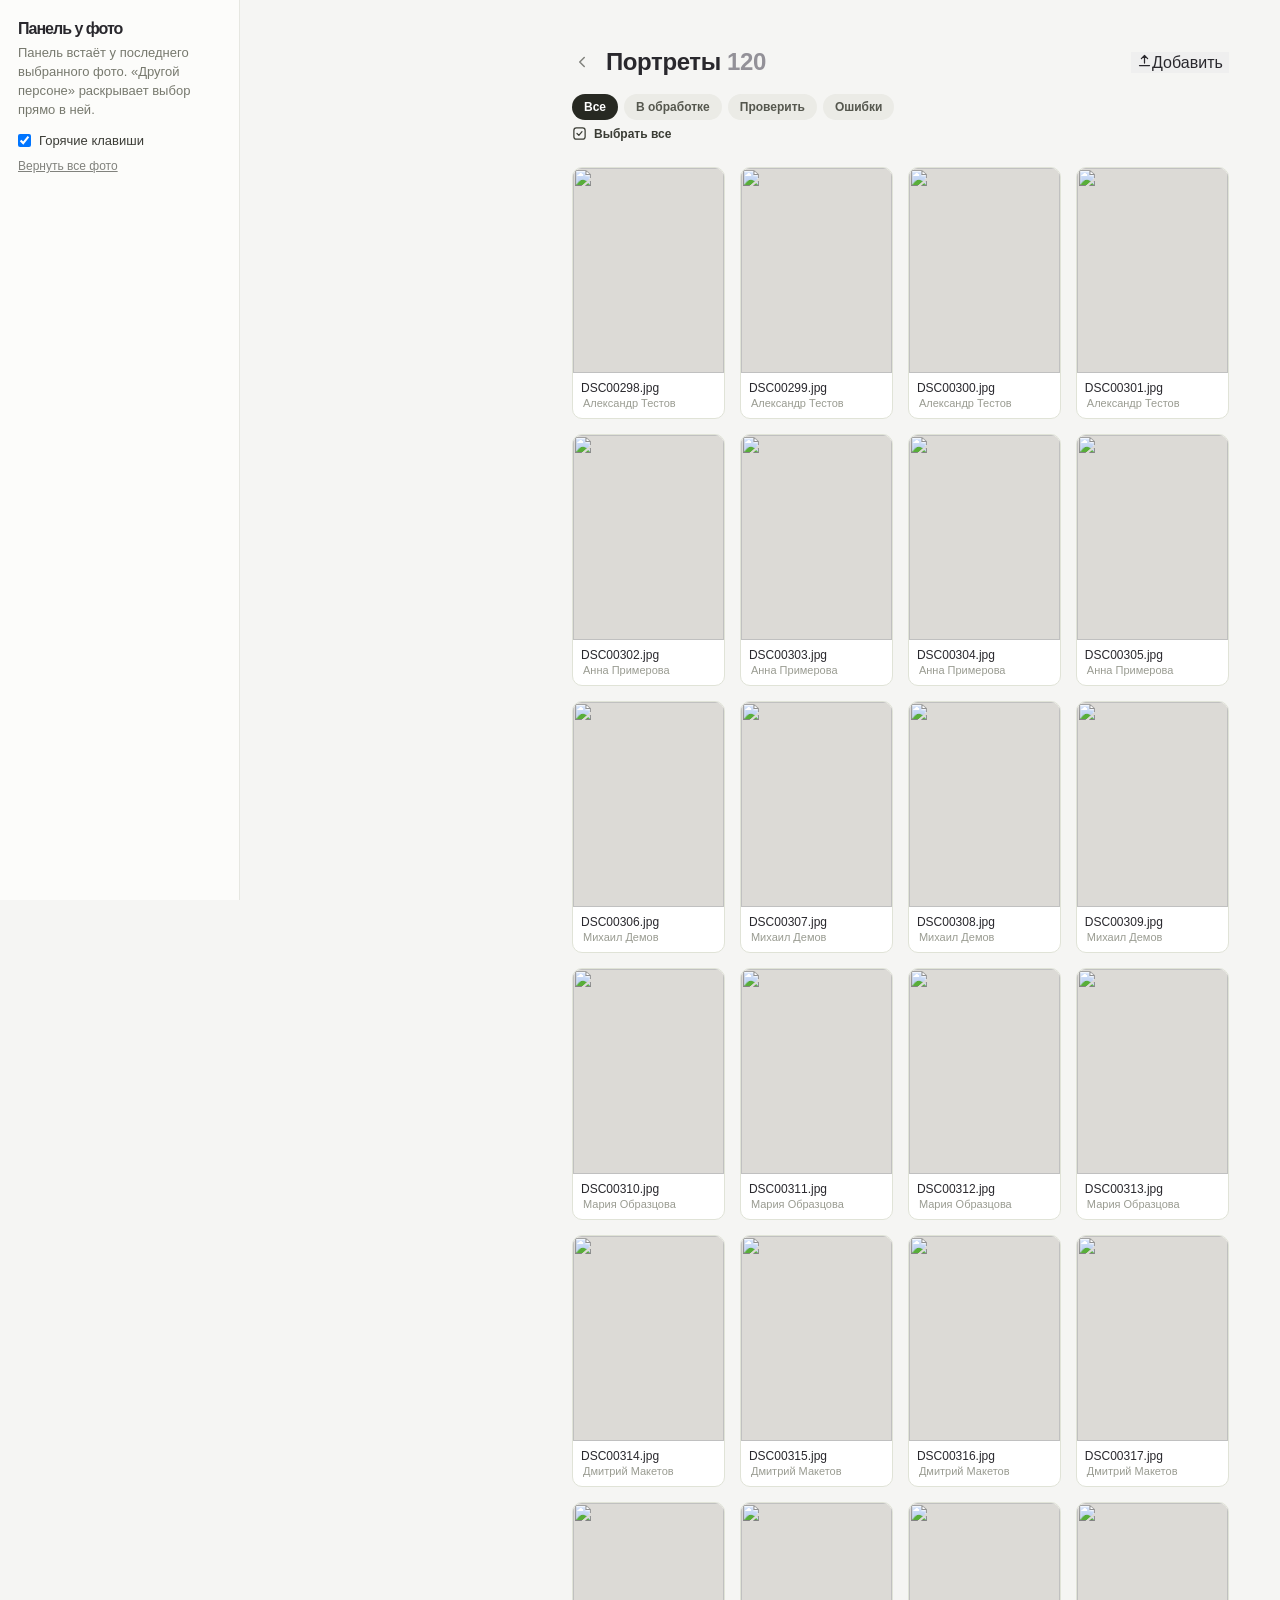
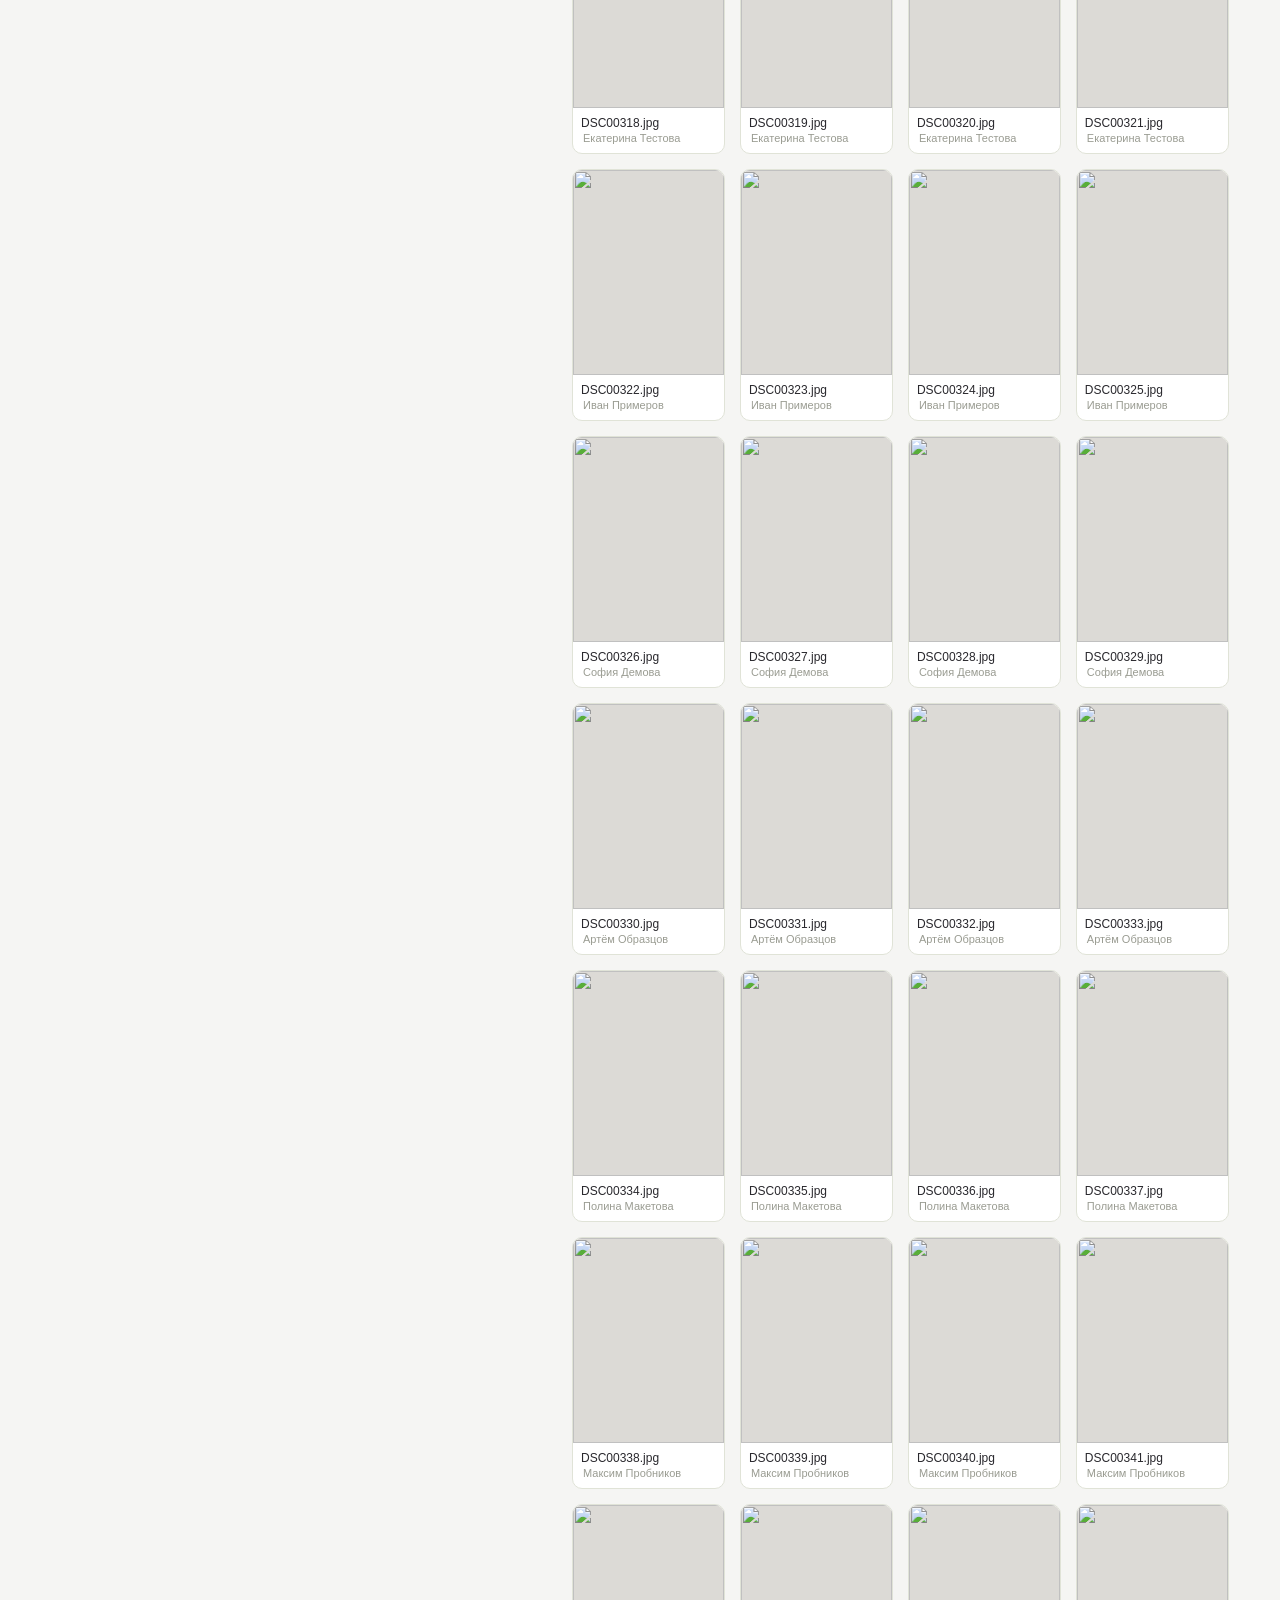
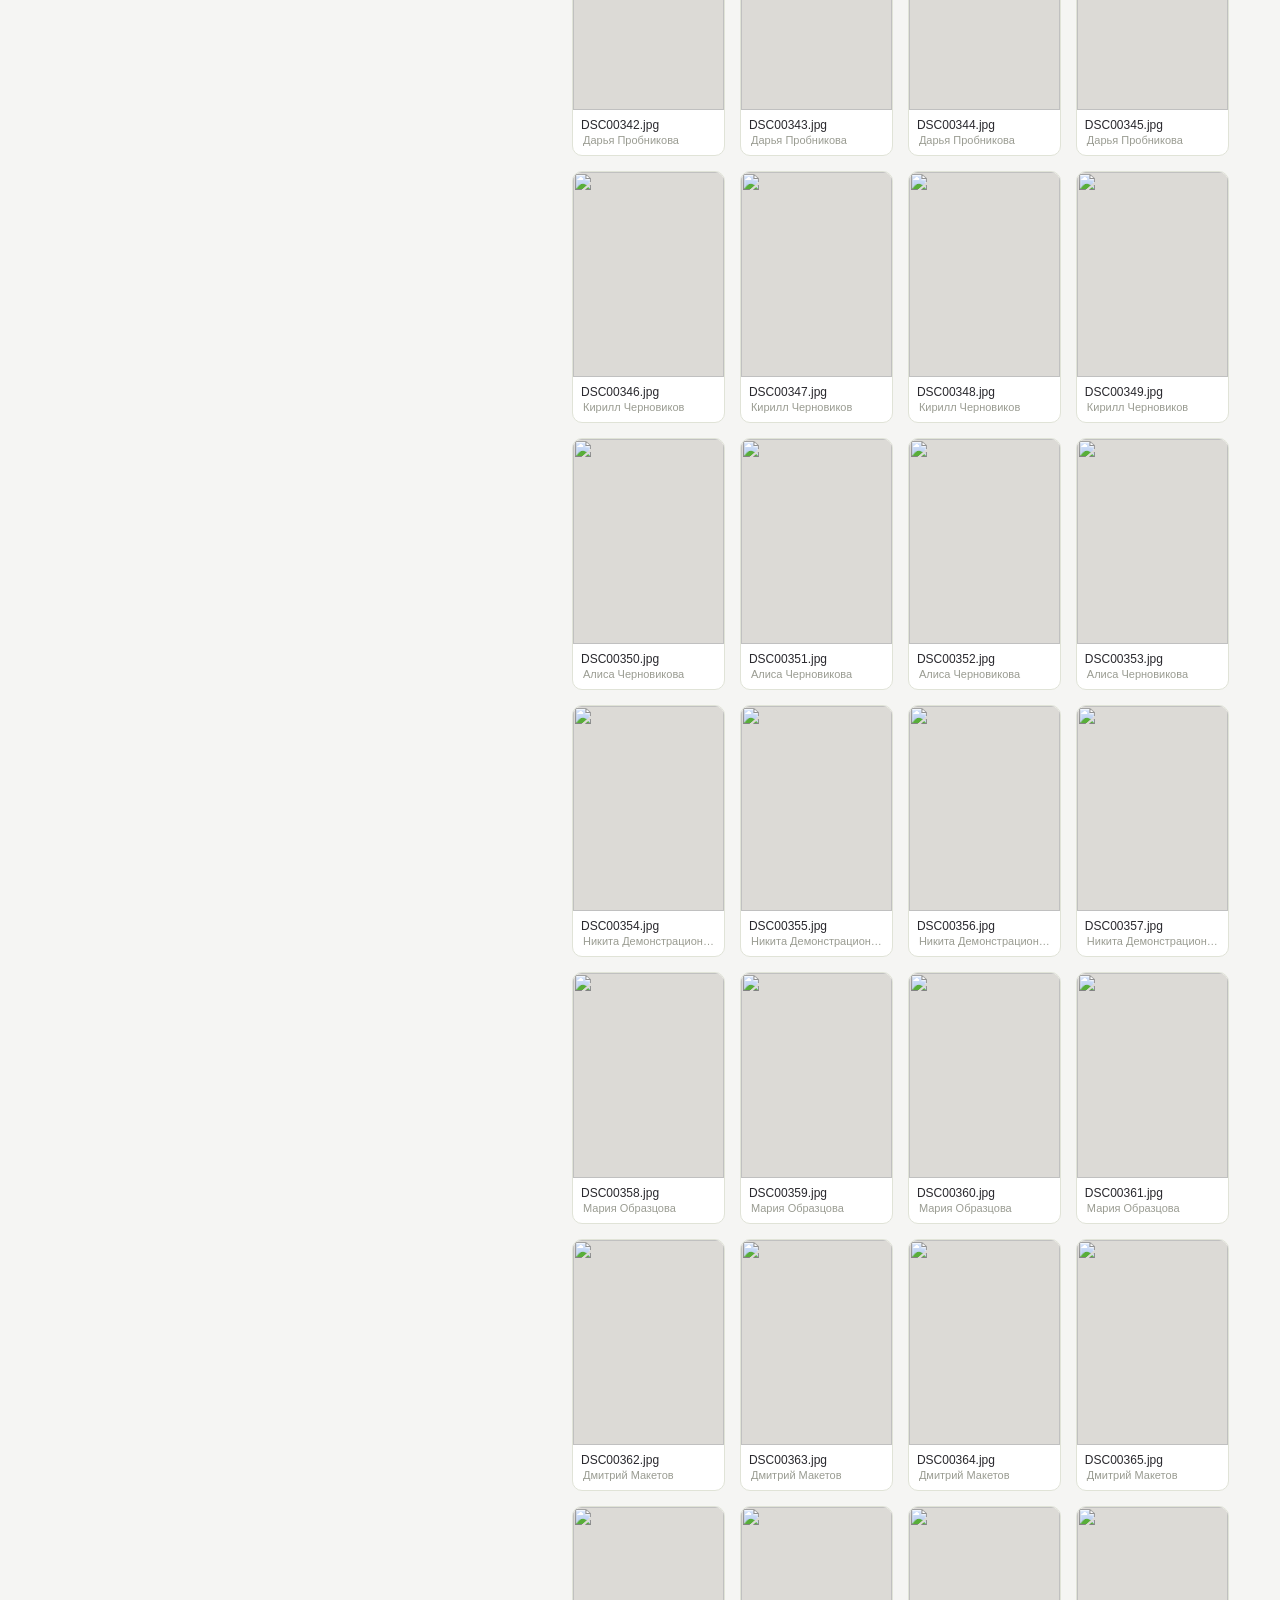
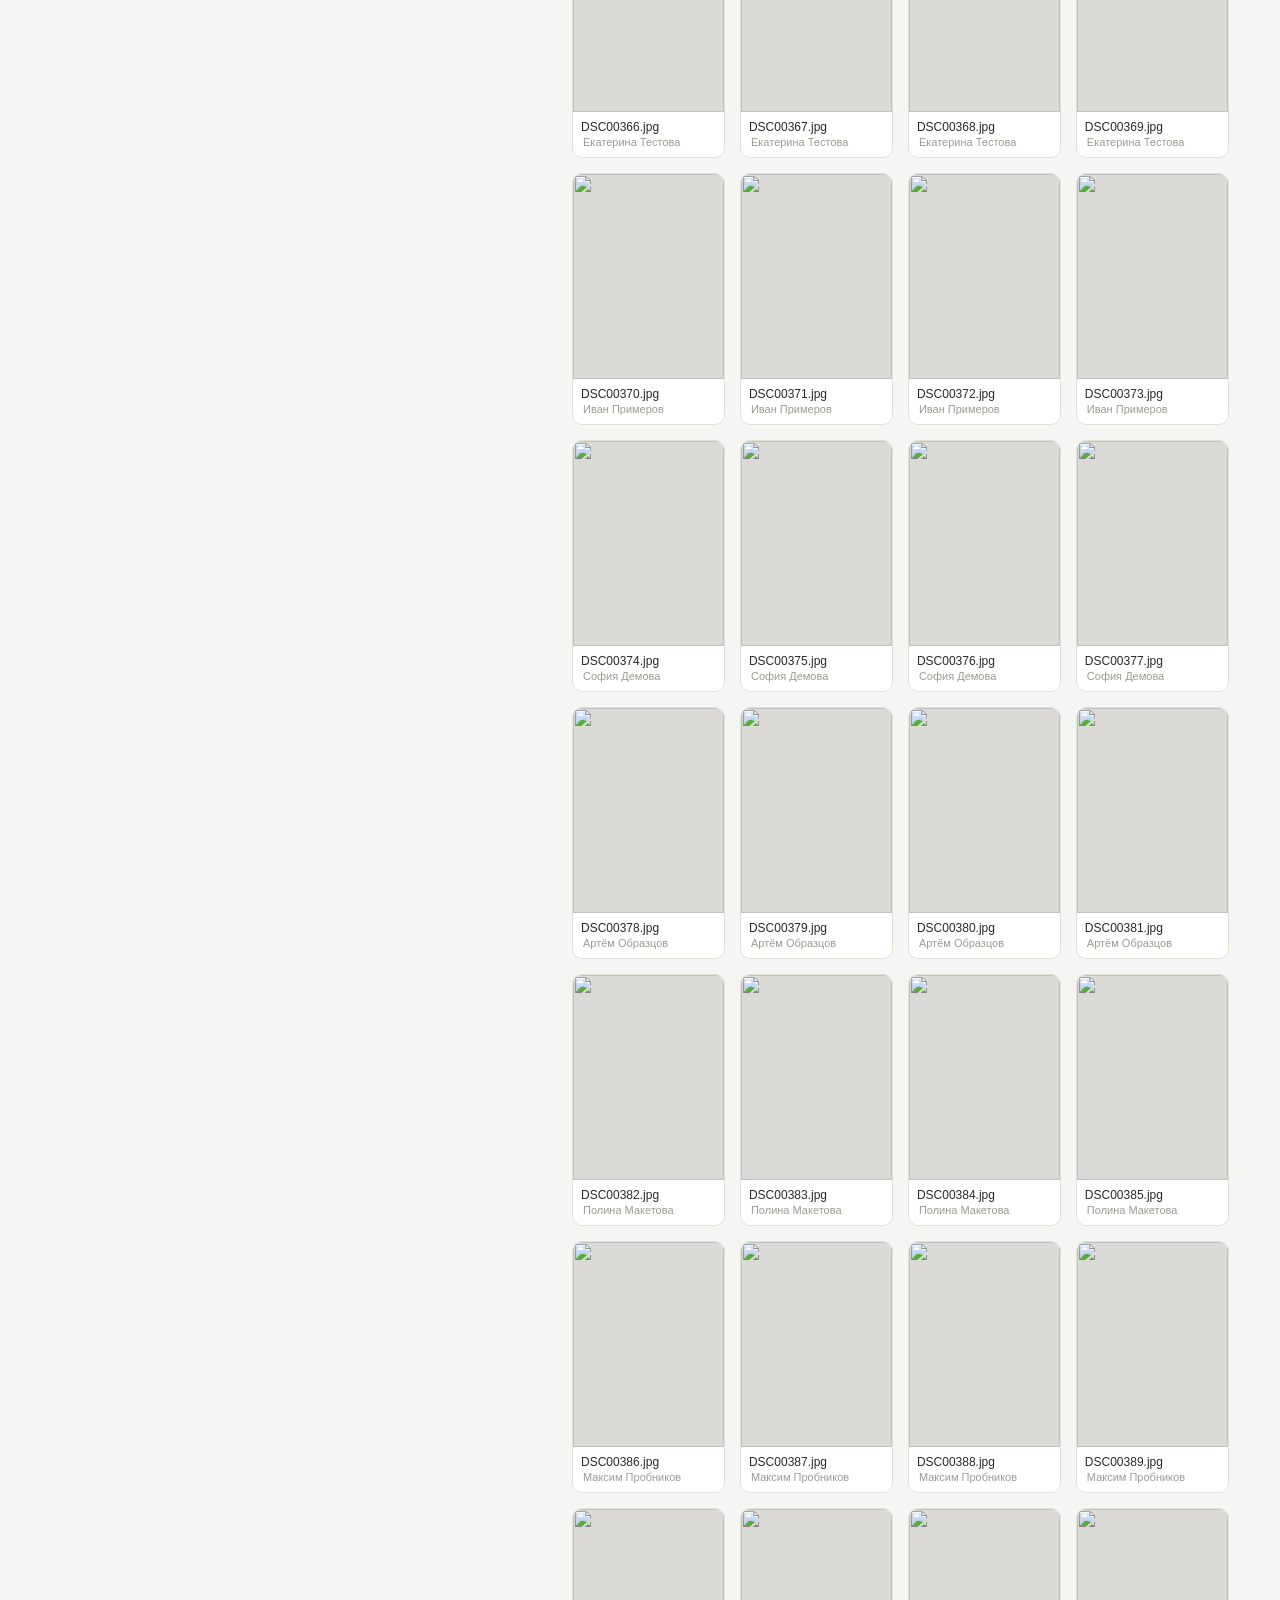
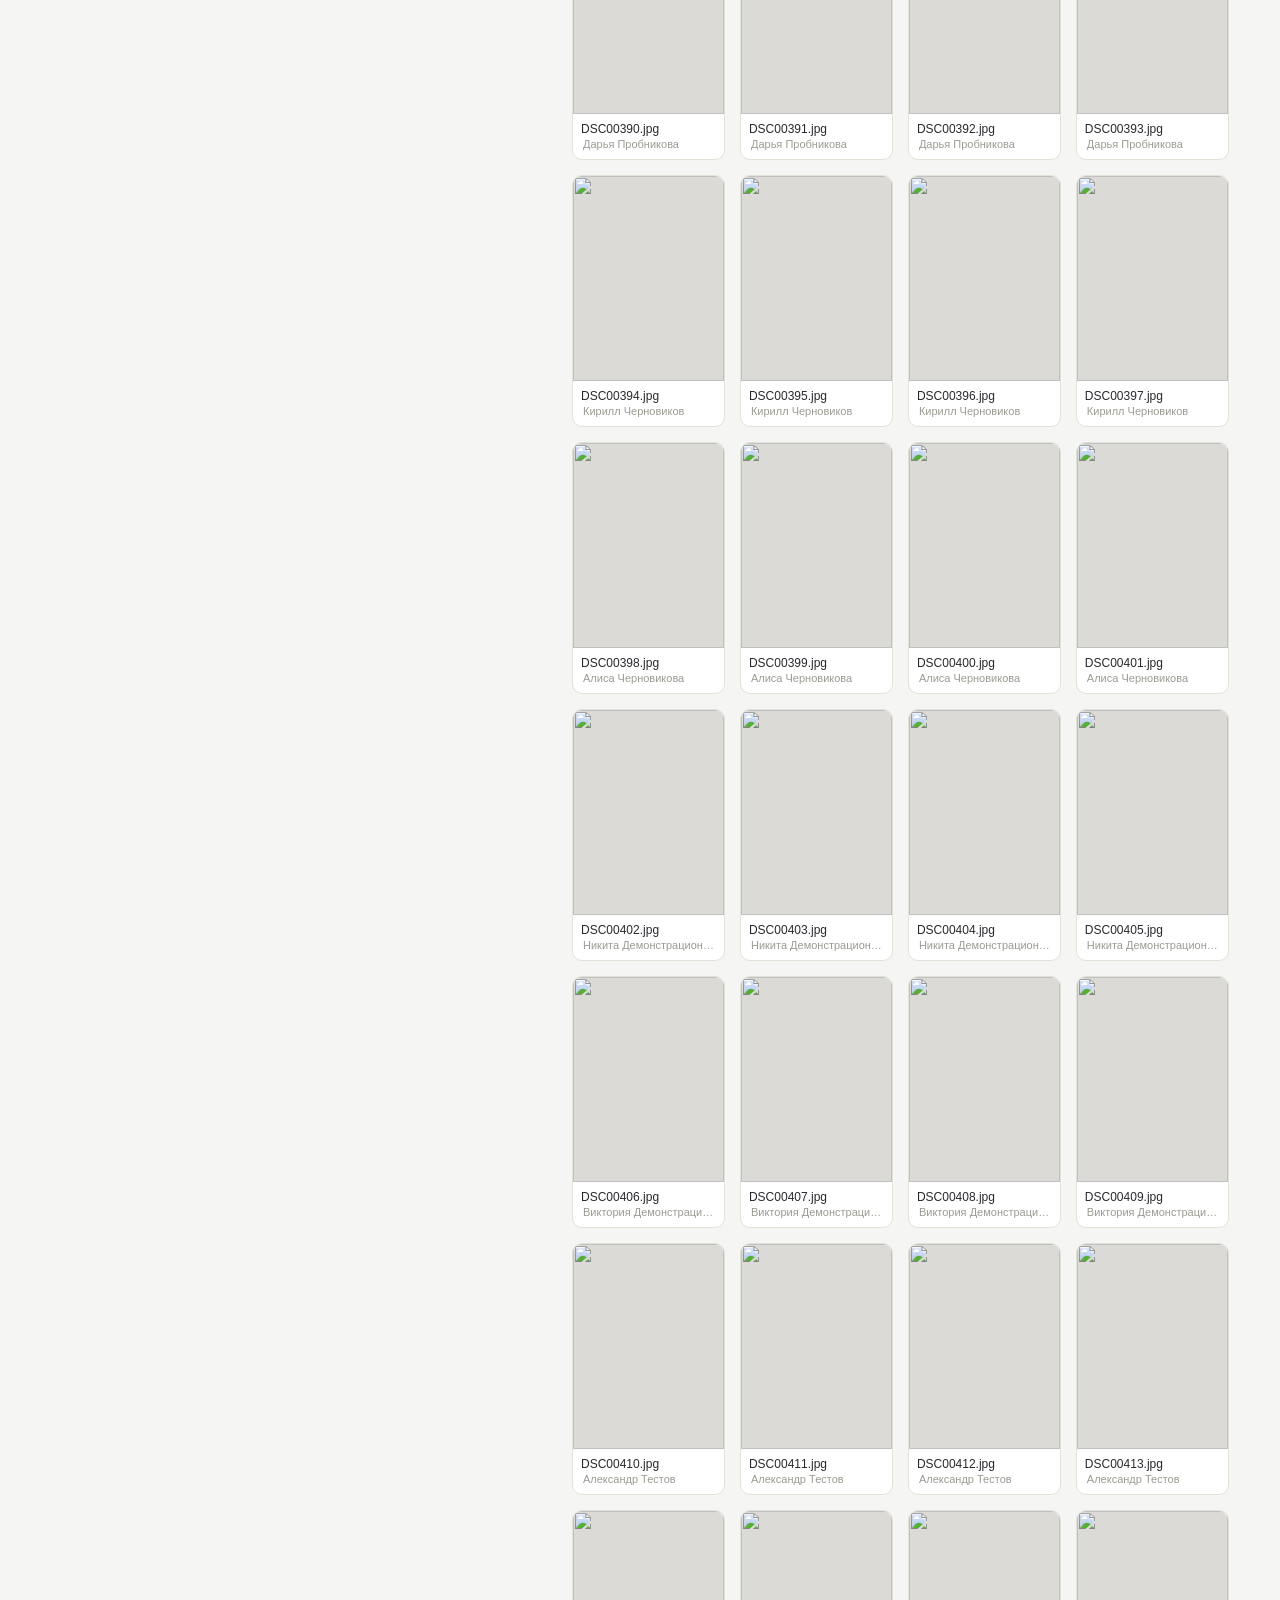
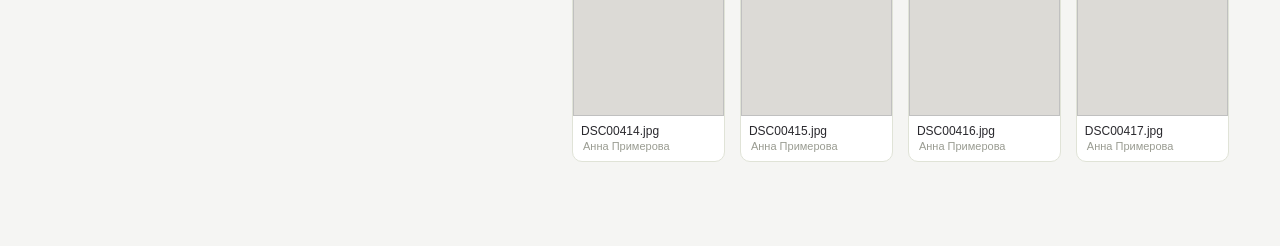
<file: prototypes/selection-actions/index.html>
<!doctype html>
<html lang="ru">
<head>
<meta charset="utf-8">
<meta name="viewport" content="width=device-width, initial-scale=1">
<title>Панель у фото · стенд</title>
<!-- Real service styles: the prototype is judged against what ships. -->
<link rel="stylesheet" href="../../web/style.css">
<link rel="stylesheet" href="../../web/v2.css">
<link rel="stylesheet" href="../../web/board.css">
<link rel="stylesheet" href="../../web/photo-tools.css">
<style>
body.v2{display:block;min-height:100vh;margin:0;background:#f5f5f3}
.proto{display:grid;grid-template-columns:240px minmax(0,1fr);min-height:100vh}
.proto-side{position:sticky;top:0;height:100vh;overflow:auto;box-sizing:border-box;padding:20px 18px 40px;background:#fcfcfa;border-right:1px solid #e6e7e1;font-size:13px;z-index:60}
.proto-side h1{margin:0 0 6px;font-size:16px}
.proto-side p{margin:0 0 14px;color:#77796e;line-height:1.45}
.proto-opt{display:flex;align-items:center;gap:8px;margin:0 0 10px;font-size:13px;font-weight:400;color:#3c3d37}
.proto-opt input{margin:0;width:auto;min-height:0}
.proto-reset{padding:0;background:none;border:0;color:#81827d;font:inherit;font-size:12px;text-decoration:underline;cursor:pointer}
.proto-main{padding:26px 34px 160px;min-width:0}
.photo-tile img{background:#dcdad6}
.photo-tile .tile-person{display:block;padding:0 10px 9px;margin-top:-6px;font-size:11px;color:#9a9c92;white-space:nowrap;overflow:hidden;text-overflow:ellipsis}
/* ---- Selection mark: hidden until hover, a round check when chosen ---- */
.v2 .photo-tile input[data-photo]{-webkit-appearance:none;appearance:none;position:absolute;top:10px;left:10px;z-index:2;width:22px;height:22px;margin:0;border:1.5px solid #fff;border-radius:50%;background:#0000002e;box-shadow:0 1px 4px #0000004d;cursor:pointer;opacity:0;transform:scale(.85);transition:opacity .12s,transform .12s,background .12s}
.photo-tile:hover input[data-photo],.photo-grid.selecting .photo-tile input[data-photo]{opacity:1;transform:none}
.photo-grid.selecting .photo-tile:not(:hover) input[data-photo]:not(:checked){opacity:.7}
.photo-tile input[data-photo]:hover{background:#00000052}
.v2 .photo-tile input[data-photo]:checked{opacity:1;transform:none;border-color:var(--yellow,#ffdc20);background:var(--yellow,#ffdc20) url("data:image/svg+xml,%3Csvg xmlns='http://www.w3.org/2000/svg' viewBox='0 0 24 24' fill='none' stroke='%23242522' stroke-width='3' stroke-linecap='round' stroke-linejoin='round'%3E%3Cpath d='m6 12.5 4 4 8-9'/%3E%3C/svg%3E") center/14px no-repeat;box-shadow:0 1px 4px #00000040}
.photo-tile:has(input:checked){outline:3px solid var(--yellow,#ffdc20);outline-offset:-1px}
.photo-tile.leaving{opacity:0;transform:scale(.96);transition:.18s}

/* Slim count row in place of the filters while something is selected. */
.sel-slim{display:flex;align-items:center;gap:14px;font-size:13px;min-height:32px}
.sel-slim b{font-weight:700}
.v2 .sel-slim button{padding:5px 0;background:none;color:#242522;font-size:12px;font-weight:600;text-decoration:underline;text-decoration-color:#d7b400;text-decoration-thickness:2px;text-underline-offset:3px}

/* ---- The panel that follows the last selected photo ---- */
.near{position:fixed;z-index:70;left:0;top:0;width:max-content;box-sizing:border-box;background:#fff;border:1px solid #e3e4de;border-radius:14px;box-shadow:0 14px 36px #22242226,0 2px 6px #2224220f;font-size:13px;color:#242522;transition:top .16s ease,left .16s ease}
.near[hidden]{display:none}
.near::before{content:"";position:absolute;left:var(--tip,50%);width:12px;height:12px;background:#fff;border:1px solid #e3e4de;transform:translateX(-50%) rotate(45deg);opacity:var(--arrow,1)}
.near.below::before{top:-7px;border-right:0;border-bottom:0}
.near.above::before{bottom:-7px;border-left:0;border-top:0}
.near-row{position:relative;display:flex;align-items:center;gap:4px;padding:6px}
.near-count{display:flex;align-items:center;gap:2px;padding-right:6px;margin-right:2px;border-right:1px solid #ecece7;font-weight:700;white-space:nowrap}
.v2 .near button{font:inherit}
.v2 .near .ico-btn{display:grid;place-items:center;width:30px;height:30px;padding:0;border-radius:8px;background:none;color:#9a9c92}
.v2 .near .ico-btn:hover{background:#f1f1ec;color:#242522}
.v2 .near .act{display:inline-flex;align-items:center;gap:7px;height:34px;padding:0 11px;border-radius:9px;background:none;color:#242522;font-size:13px;font-weight:600;white-space:nowrap}
.v2 .near .act:hover{background:#f3f3ef}
.v2 .near .act.danger{color:#c2412f}
.v2 .near .act.danger:hover{background:#fbece9}
.near .act kbd,.near .opt kbd{margin-left:1px;font-size:10px;padding:2px 4px;background:#f5f5f2;border-color:#e4e4de;color:#8d8f86}
.near.no-kbd .act kbd,.near.icons .act span{display:none}
.v2 .near.icons .act{padding:0 9px}
.near .act svg{color:#81827d}.near .act.danger svg{color:inherit}

/* Person step: the same panel grows into a picker. */
.near.picking{width:340px}
.pick-head{display:flex;align-items:center;gap:6px;padding:8px 8px 4px}
.pick-head strong{font-size:13px}
.pick-head span{color:#9a9c92;font-weight:500}
.pick-search{position:relative;margin:4px 10px 6px}
.pick-search svg{position:absolute;left:10px;top:50%;translate:0 -50%;color:#a3a49e}
.v2 .pick-search input{width:100%;box-sizing:border-box;height:36px;margin:0;padding:0 10px 0 32px;border:1px solid #e0e1db;border-radius:9px;background:#fafaf8;font:inherit;font-size:13px}
.v2 .pick-search input:focus{outline:none;border-color:#c9cac3;background:#fff}
.pick-list{max-height:248px;overflow:auto;padding:0 6px 6px}
.v2 .near .opt{display:flex;align-items:center;gap:10px;width:100%;height:38px;padding:0 8px;border-radius:9px;background:none;color:#242522;text-align:left;font-size:13px;font-weight:500}
.v2 .near .opt.hot{background:#f3f3ef}
.opt .ava{display:grid;place-items:center;width:24px;height:24px;flex:none;border-radius:50%;background:#efeee9;color:#77796e;font-size:10px;font-weight:700}
.opt .now{margin-left:auto;font-size:11px;color:#a3a49e}
.opt.new .ava{background:none;border:1px dashed #c9cac3;color:#9a9c92}
.opt.new{color:#55574e}
.pick-empty{padding:10px 8px;color:#9a9c92;font-size:12px}
.pick-foot{padding:7px 14px 9px;border-top:1px solid #efefea;font-size:11px;color:#a3a49e}

.proto-toast{position:fixed;left:calc(50% + 120px);bottom:26px;z-index:95;display:flex;gap:14px;align-items:center;transform:translate(-50%,20px);padding:10px 16px;border-radius:10px;background:#242522;color:#fff;font-size:13px;opacity:0;transition:.25s;pointer-events:none}
.proto-toast.show{opacity:1;transform:translate(-50%,0);pointer-events:auto}
.v2 .proto-toast button{padding:0;background:none;color:#ffe45c;font-size:13px;font-weight:600}
</style>
</head>
<body class="v2">
<div class="proto">
  <aside class="proto-side">
    <h1>Панель у фото</h1>
    <p>Панель встаёт у последнего выбранного фото. «Другой персоне» раскрывает выбор прямо в ней.</p>
    <label class="proto-opt"><input type="checkbox" id="hotkeys" checked> Горячие клавиши</label>
    <button class="proto-reset" id="reset">Вернуть все фото</button>
  </aside>
  <main class="proto-main">
    <div class="shoot-head"><button type="button" class="shoot-back" aria-label="Все съёмки"></button><h2>Портреты <span class="muted" id="total"></span></h2><div class="add-menu"><button type="button" class="add-toggle" id="add-ico">Добавить</button></div></div>
    <div class="shoot-bar" id="bar"></div>
    <div class="photo-grid" id="grid"></div>
  </main>
</div>
<div class="near" id="near" role="toolbar" aria-label="Действия с выбранными фото" hidden></div>
<div class="proto-toast" id="toast"><span></span><button type="button">Вернуть</button></div>

<script>
/* Thumbnails come from the local demo server; without it tiles stay grey. */
const MEDIA='http://localhost:8191/media/';
const IDS=['06540b8876a04edc8c2e69094478d2ef','231264bb65254aaaba4ceea7e8741cd5','89adf21c69ff46ef96c218c1872eba5d','1f4e0873463f47ef84a33ce2324b16a9','d69ac92f0d834bfb952cbb6cee716b2e','f4099da2bafb4135a4176a7b4dcffb4c','dad0b4c4d35146fb97bf58920865eebf','5e48c1dba22248e59d86f7f9d98e5286','fec860938f644ddf938b13bb23671c93','088bb96c014245d0bf4db0a3f7c4fce2','fcadee03c6b3499982d27e44216492e1','71fd4453b0464a3d983c6bed195e63fd','905ba6e4de0a4bedb4198b666f228bf0','f2a2110cad4148278114e6fdb4368ecf','54b23731970e4f559a414ee5a8276934','e7e39438a23a44228b3d76700669aeff','eb99e6e08c364c1b881f9df93e2b2fa9','382c2d3ea25c491a921312732dea8549','303f4bd3fd414a7d8d917c5a8268ac36','4c67fb7d371d43da9a241da627a7179f','5c90a04913d845039110d895d3d6ba10','ae17c63267564d9c8dbbef3bdc97a647','75f13e58085e45c68d25ab9e4cd61019','31e5ad41a8e74b17adcf60c701af8610','6e1c5d7c8b70432cbc35e13b2e97c92b','9e4176ffb9cc40949bf7ad10c0ace093','0cbcf13201504db9bb95d5b0158b5e9f','143ee5e56e5b45e4938e5c964e3d1a8f','2373e720c4cf4e9c89cc810e1a0d5e11','a042ee5a477948089cc73d120dc96a47','e4eb10487c8049968cdb496e93dbe125','8450277b14c74bcdb881b6e2ec338cea','bf3afc4011a84934b4939268b2c8470a','b1e5945ea8cb47febeee4c199fb6d066','8ae0d7e1b9c9412a9c828b1dfd2841ff','20a1912b332546a1a12b5a2a0f4326b0','94f61ba7a8134d9da9c169d93655f50a','5adf4822e99441ec8a65ec517709ebe7','7ad8fdd024564f888726a8d39f29a15a','ba961bb289754209b34f98dfb9422ed0','859fe97c6fdc446eace75c636ffc2e68','2cf2fd3f1fe246cc91b82f44d31a927e','8ba928c750e6464c81a080c246cb5513','4ebc71044e694dd1a5d4d274b1fc89af','4ca86dcc35804a5db54fe3f9d4e06243','7af7878c13a74f83a640fcce226342c4','034db3e9cd474589afd67965d5b1b980','ac489f08ce1749279f63fc40bf2d4315','9e8bf70b16014d648b4d0112f7c14e65','0955459937234e3cbf17bc9167e38519','92b184b61de1408784690006a02ae69a','dd52e74348a34ce09d1ac81c90bc1be2','7344680431634274b307438218d84414','5b549555d48f4f1a80f388180ba423b7','2b51134dea9048cc9fd16298ce246380','8503938e2833476a9f65d0bab904610c','d4a2d6e9d7834a1fb1f7ad4ce8919df6','07f3031bd9c4416188a0a6b3f1a6e5fe','35a841e61606492897bc7ab3bdff6e90','cd3e1d5569a44f2889bbd222cc185e96'];
const PERSONS=['Александр Тестов','Анна Примерова','Михаил Демов','Мария Образцова','Дмитрий Макетов','Екатерина Тестова','Иван Примеров','София Демова','Артём Образцов','Полина Макетова','Максим Пробников','Дарья Пробникова','Кирилл Черновиков','Алиса Черновикова','Никита Демонстрационов','Виктория Демонстрационова'];
const ICONS={x:'<path d="M18 6 6 18M6 6l12 12"/>',swap:'<circle cx="9" cy="8" r="4"/><path d="M2 21c1-4 3.5-6 7-6 1.4 0 2.6.3 3.6.9M15 15h7m-2.5-2.5L22 15l-2.5 2.5M22 20h-7m2.5-2.5L15 20l2.5 2.5"/>',scene:'<rect x="3" y="5" width="18" height="14" rx="2"/><path d="m3 16 5-5 4 4 3-3 6 6"/><circle cx="16" cy="9" r="1.5"/>',trash:'<path d="M3 6h18M8 6V4h8v2M6 6l1 14h10l1-14M10 11v6M14 11v6"/>',eye:'<path d="M2 12s3.5-7 10-7 10 7 10 7-3.5 7-10 7S2 12 2 12Z"/><circle cx="12" cy="12" r="3"/>',back:'<path d="m15 18-6-6 6-6"/>',upload:'<path d="M12 16V4m-5 5 5-5 5 5M4 20h16"/>',selectAll:'<rect x="3" y="3" width="18" height="18" rx="4"/><path d="m8 12 3 3 5-6"/>',search:'<circle cx="11" cy="11" r="7"/><path d="m20 20-3.5-3.5"/>',plus:'<path d="M12 5v14M5 12h14"/>'};
const icon=(n,s=16)=>`<svg viewBox="0 0 24 24" width="${s}" height="${s}" fill="none" stroke="currentColor" stroke-width="2" stroke-linecap="round" stroke-linejoin="round" aria-hidden="true">${ICONS[n]}</svg>`;
const $=s=>document.querySelector(s);
const esc=s=>String(s).replace(/[&<>"]/g,c=>({'&':'&amp;','<':'&lt;','>':'&gt;','"':'&quot;'}[c]));
const initials=n=>n.split(' ').map(w=>w[0]).slice(0,2).reverse().join('');

let photos=[],selected=new Set(),anchor=null,last=null,mode='actions',query='',hot=0,undo=null,toastTimer=null;
const hotkeys=()=>$('#hotkeys').checked;
const kbd=k=>hotkeys()?`<kbd>${k}</kbd>`:'';

function build(){photos=[];for(let r=0;r<2;r++)IDS.forEach((id,i)=>photos.push({key:r+'-'+i,id,name:`DSC${String(298+r*60+i).padStart(5,'0')}.jpg`,person:(Math.floor(i/4)+r*3)%PERSONS.length}));}

function renderGrid(){
  $('#total').textContent=photos.length;
  $('#grid').innerHTML=photos.map(p=>`<label class="photo-tile" data-key="${p.key}"><img src="${MEDIA}${p.id}/thumb" alt="" loading="lazy" draggable="false" onerror="this.removeAttribute('src')"><input type="checkbox" data-photo="${p.key}" tabindex="-1" aria-label="Выбрать ${p.name}"><p>${p.name}</p><span class="tile-person">${PERSONS[p.person]}</span></label>`).join('');
  syncChecks();
}
function syncChecks(){document.querySelectorAll('#grid input[data-photo]').forEach(i=>{i.checked=selected.has(i.dataset.photo);});$('#grid').classList.toggle('selecting',selected.size>0);}
function renderBar(){const n=selected.size;
  $('#bar').innerHTML=n?`<div class="sel-slim"><b>Выбрано ${n}</b><button data-act="clear">Снять</button>${n<photos.length?`<button data-act="all">Выбрать все ${photos.length}</button>`:''}</div>`
    :`<div class="filter-chips photo-filters">${['Все','В обработке','Проверить','Ошибки'].map((l,i)=>`<button class="${i?'':'active'}">${l}</button>`).join('')}</div><div class="grid-tools"><button class="text-button" data-act="all">${icon('selectAll',15)}Выбрать все</button></div>`;}

/* ---- Panel ---- */
function chosen(){return photos.filter(p=>selected.has(p.key));}
function matches(){const q=query.trim().toLowerCase();return PERSONS.map((name,i)=>({name,i})).filter(p=>!q||p.name.toLowerCase().includes(q));}
function panelHtml(){
  const n=selected.size;
  if(mode==='actions')return `<div class="near-row"><span class="near-count"><button class="ico-btn" data-act="clear" title="Снять выделение · Esc">${icon('x',16)}</button>${n}</span>
    <button class="act" data-act="move" title="Другой персоне">${icon('swap',16)}<span>Другой персоне</span>${kbd('P')}</button>
    <button class="act" data-act="general" title="Не портрет">${icon('scene',16)}<span>Не портрет</span>${kbd('N')}</button>
    <button class="act danger" data-act="delete" title="Удалить">${icon('trash',16)}<span>Удалить</span></button></div>`;
  const list=matches(),cur=new Set(chosen().map(p=>p.person)),q=query.trim();
  const rows=list.map((p,j)=>`<button class="opt ${j===hot?'hot':''}" data-person="${p.i}"><span class="ava">${esc(initials(p.name))}</span>${esc(p.name)}${cur.size===1&&cur.has(p.i)?'<span class="now">сейчас</span>':''}</button>`).join('');
  const add=`<button class="opt new ${hot===list.length?'hot':''}" data-person="new"><span class="ava">${icon('plus',12)}</span>${q?`Новая персона «${esc(q)}»`:'Новая персона'}</button>`;
  return `<div class="pick-head"><button class="ico-btn" data-act="back" title="Назад · Esc">${icon('back',16)}</button><strong>Другой персоне <span>· ${n} фото</span></strong></div>
    <div class="pick-search">${icon('search',15)}<input id="pick-q" placeholder="Найти по имени" autocomplete="off" value="${esc(query)}"></div>
    <div class="pick-list">${rows||'<div class="pick-empty">Никого не нашли</div>'}${add}</div>
    <div class="pick-foot">↑↓ — выбрать · Enter — перенести · Esc — назад</div>`;
}
function renderPanel(focus=false){
  const el=$('#near');if(!selected.size){el.hidden=true;mode='actions';return;}
  // Appear in place; only moves between photos are animated.
  const appearing=el.hidden;if(appearing)el.style.transition='none';
  el.hidden=false;el.classList.toggle('picking',mode==='person');el.innerHTML=panelHtml();place();
  if(appearing){el.offsetWidth;el.style.transition='';}
  if(mode==='person'){const q=$('#pick-q');if(focus){q.focus();q.setSelectionRange(q.value.length,q.value.length);}q.oninput=()=>{query=q.value;hot=0;refreshList();};}
}
/* Re-render only the list so the search field keeps focus and caret. */
function refreshList(){const box=$('#near .pick-list');if(!box)return;const tmp=document.createElement('div');tmp.innerHTML=panelHtml();box.replaceWith(tmp.querySelector('.pick-list'));place();$('#near .opt.hot')?.scrollIntoView({block:'nearest'});}

/* Under the anchor tile if it fits, above otherwise; arrow points at the tile. */
function place(){const el=$('#near');if(el.hidden)return;
  const key=selected.has(last)?last:[...selected].pop(),tile=document.querySelector(`.photo-tile[data-key="${key}"]`);if(!tile)return;
  const main=$('.proto-main').getBoundingClientRect(),room=Math.min(innerWidth,main.right)-main.left-24;
  // Narrow window: drop key hints first, then labels (icons keep their titles).
  el.classList.remove('no-kbd','icons');if(el.offsetWidth>room)el.classList.add('no-kbd');if(el.offsetWidth>room)el.classList.add('icons');
  const r=tile.getBoundingClientRect(),w=el.offsetWidth,h=el.offsetHeight;
  // Never over the sticky «Выбрано» row at the top.
  const minTop=Math.max(10,$('#bar').getBoundingClientRect().bottom+8);
  const fitsBelow=r.bottom+10+h<=innerHeight-10,fitsAbove=r.top-10-h>=minTop;
  let below=fitsBelow||!fitsAbove,top=below?r.bottom+10:r.top-h-10;
  top=Math.max(minTop,Math.min(innerHeight-h-10,top));
  const left=Math.max(main.left+12,Math.min(innerWidth-w-12,r.left+r.width/2-w/2));
  el.style.top=top+'px';el.style.left=left+'px';el.style.setProperty('--tip',Math.max(18,Math.min(w-18,r.left+r.width/2-left))+'px');
  el.classList.toggle('below',below);el.classList.toggle('above',!below);
  // Hide the arrow when the tile has scrolled away and the panel is clamped to the edge.
  el.style.setProperty('--arrow',(r.bottom<0||r.top>innerHeight)?'0':'1');
}
addEventListener('scroll',place,{passive:true});addEventListener('resize',place);

function render(){syncChecks();renderBar();renderPanel();}

/* Selection like the real grid: click toggles, Shift+click adds a range. */
$('#grid').addEventListener('click',e=>{
  const tile=e.target.closest('.photo-tile');if(!tile)return;e.preventDefault();
  const key=tile.dataset.key,keys=photos.map(p=>p.key);
  if(e.shiftKey&&anchor&&keys.includes(anchor)){const [a,b]=[keys.indexOf(anchor),keys.indexOf(key)].sort((x,y)=>x-y);keys.slice(a,b+1).forEach(k=>selected.add(k));}
  else{selected.has(key)?selected.delete(key):selected.add(key);anchor=key;}
  last=key;mode='actions';render();});

function run(act){
  if(act==='clear'){selected.clear();render();return;}
  if(act==='all'){photos.forEach(p=>selected.add(p.key));render();return;}
  if(act==='back'){mode='actions';renderPanel();return;}
  if(!selected.size)return;
  if(act==='move'){mode='person';query='';hot=0;renderPanel(true);return;}
  const list=chosen(),n=list.length,idx=list.map(p=>photos.indexOf(p));
  list.forEach(p=>document.querySelector(`.photo-tile[data-key="${p.key}"]`)?.classList.add('leaving'));
  $('#near').hidden=true;
  setTimeout(()=>{photos=photos.filter(p=>!selected.has(p.key));done(act==='delete'?`Удалено ${n} фото`:`${n} фото перенесено в общую съёмку`,()=>list.forEach((p,i)=>photos.splice(idx[i],0,p)));},180);
}
function assign(value){const list=chosen(),prev=list.map(p=>[p,p.person]);
  let name;if(value==='new'){name=query.trim()||'Новая персона';PERSONS.push(name);value=PERSONS.length-1;}else name=PERSONS[value];
  list.forEach(p=>{p.person=+value;});done(`${list.length} фото → ${name}`,()=>prev.forEach(([p,v])=>{p.person=v;}));}
function done(text,restore){selected.clear();mode='actions';undo=restore;renderGrid();render();toast(text);}
function toast(text){const t=$('#toast');t.querySelector('span').textContent=text;t.classList.add('show');clearTimeout(toastTimer);toastTimer=setTimeout(()=>t.classList.remove('show'),4000);}
$('#toast button').onclick=()=>{if(undo){undo();undo=null;renderGrid();render();}$('#toast').classList.remove('show');};

document.addEventListener('click',e=>{const b=e.target.closest('[data-act]');if(b){e.preventDefault();run(b.dataset.act);return;}
  const o=e.target.closest('[data-person]');if(o){assign(o.dataset.person);return;}
  // A click outside while picking steps back to the actions, keeping the selection.
  if(mode==='person'&&!e.target.closest('#near')&&!e.target.closest('.photo-tile')){mode='actions';renderPanel();}});
document.addEventListener('mousemove',e=>{const o=e.target.closest?.('#near .opt');if(!o)return;const all=[...document.querySelectorAll('#near .opt')],i=all.indexOf(o);if(i!==hot){hot=i;all.forEach((x,j)=>x.classList.toggle('hot',j===i));}});
document.addEventListener('keydown',e=>{
  if(mode==='person'){const opts=[...document.querySelectorAll('#near .opt')];
    if(e.key==='ArrowDown'||e.key==='ArrowUp'){e.preventDefault();hot=(hot+(e.key==='ArrowDown'?1:-1)+opts.length)%opts.length;opts.forEach((x,j)=>x.classList.toggle('hot',j===hot));opts[hot]?.scrollIntoView({block:'nearest'});return;}
    if(e.key==='Enter'){e.preventDefault();opts[hot]?.click();return;}
    if(e.key==='Escape'){e.preventDefault();run('back');return;}
    return;}
  if(e.target.matches?.('input:not([type=checkbox])'))return;
  if(e.key==='Escape'){run('clear');return;}
  if((e.metaKey||e.ctrlKey)&&e.key.toLowerCase()==='a'){e.preventDefault();run('all');return;}
  if(!hotkeys()||!selected.size||e.metaKey||e.ctrlKey||e.altKey)return;
  const k=e.key.toLowerCase();
  if(k==='p'||k==='з'){e.preventDefault();run('move');}
  else if(k==='n'||k==='т'){e.preventDefault();run('general');}
  else if(e.key==='Delete'||e.key==='Backspace'){e.preventDefault();run('delete');}});

$('#hotkeys').onchange=()=>renderPanel();
$('#reset').onclick=()=>{build();selected.clear();renderGrid();render();};
document.querySelector('.shoot-back').innerHTML=icon('back',18);$('#add-ico').insertAdjacentHTML('afterbegin',icon('upload',15));
build();renderGrid();render();
</script>
</body>
</html>
</file>
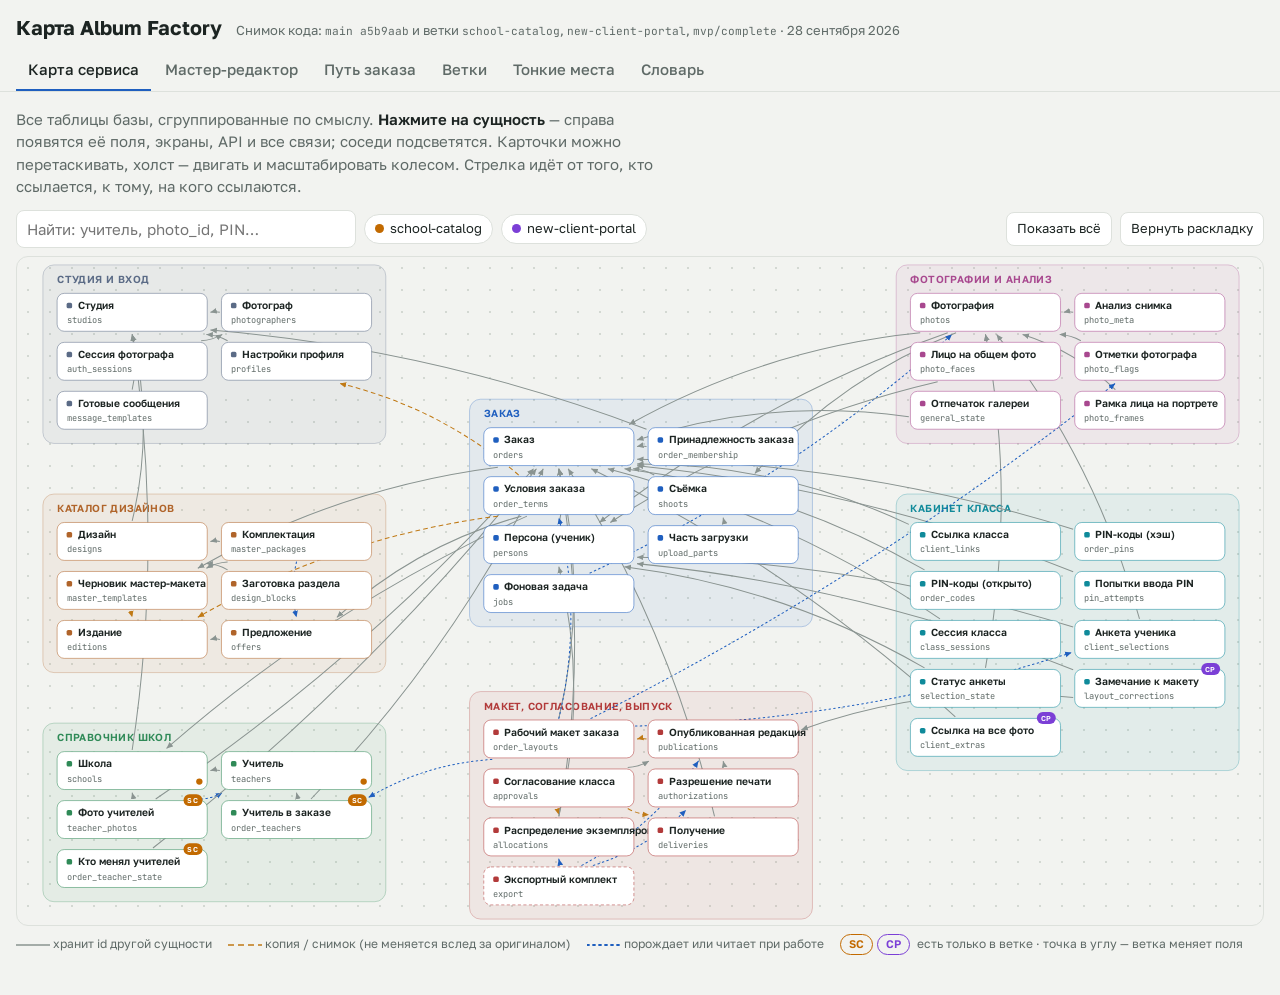
<file: docs/entity-map.html>
<!doctype html>
<html lang="ru"><head><meta charset="utf-8"><meta name="viewport" content="width=device-width,initial-scale=1,viewport-fit=cover"></head><body>
<title>Карта Album Factory</title>
<link rel="preconnect" href="https://fonts.googleapis.com">
<link rel="stylesheet" href="https://fonts.googleapis.com/css2?family=Golos+Text:wght@400;500;600;700&family=JetBrains+Mono:wght@400;500&display=swap">
<style>
/* Layout: sticky tab bar; graph views are a dotted drafting canvas with a detail drawer; other tabs are reading pages. */
:root{
  --bg:#f2f3f0; --paper:#ffffff; --ink:#1c2422; --muted:#5f6a67; --faint:#8b9592; --rule:#dde1dc; --grid:#d3d8d2;
  --accent:#1f5fbf; --accent-soft:#e3ecfa;
  --ref:#8a9491; --snap:#c07a16; --flow:#1f5fbf;
  --c-studio:#5b6b86; --c-catalog:#b0642a; --c-school:#2f8a57; --c-order:#1f5fbf; --c-photo:#a8488f; --c-client:#0f8a9a; --c-release:#b23a3a; --c-ui:#6b5bb5; --c-out:#4d6b2f;
  --b-sc:#c26a00; --b-cp:#7b3fd6; --b-mvp:#0a7f99;
  --sev-high:#b23a3a; --sev-mid:#c07a16; --sev-low:#5f6a67;
  --f-ui:"Golos Text",system-ui,-apple-system,"Segoe UI",Roboto,sans-serif;
  --f-mono:"JetBrains Mono",ui-monospace,SFMono-Regular,Menlo,Consolas,monospace;
}
@media (prefers-color-scheme: dark){:root:not([data-theme="light"]){
  --bg:#141917; --paper:#1d2421; --ink:#e7ece9; --muted:#a3aeaa; --faint:#7b8783; --rule:#2e3733; --grid:#2a322f;
  --accent:#7aa7ff; --accent-soft:#1f2c44; --ref:#6f7b77; --snap:#e0a24a; --flow:#7aa7ff;
  --c-studio:#9aaccc; --c-catalog:#e39a5c; --c-school:#6cc893; --c-order:#7aa7ff; --c-photo:#e088c9; --c-client:#4fc8d8; --c-release:#f07f7f; --c-ui:#b1a3f5; --c-out:#9fcb6e;
  --b-sc:#f0a040; --b-cp:#b58cff; --b-mvp:#4cc6e0; --sev-high:#f07f7f; --sev-mid:#e0a24a; --sev-low:#a3aeaa; color-scheme:dark}}
:root[data-theme="dark"]{
  --bg:#141917; --paper:#1d2421; --ink:#e7ece9; --muted:#a3aeaa; --faint:#7b8783; --rule:#2e3733; --grid:#2a322f;
  --accent:#7aa7ff; --accent-soft:#1f2c44; --ref:#6f7b77; --snap:#e0a24a; --flow:#7aa7ff;
  --c-studio:#9aaccc; --c-catalog:#e39a5c; --c-school:#6cc893; --c-order:#7aa7ff; --c-photo:#e088c9; --c-client:#4fc8d8; --c-release:#f07f7f; --c-ui:#b1a3f5; --c-out:#9fcb6e;
  --b-sc:#f0a040; --b-cp:#b58cff; --b-mvp:#4cc6e0; --sev-high:#f07f7f; --sev-mid:#e0a24a; --sev-low:#a3aeaa; color-scheme:dark}
*{box-sizing:border-box}
html,body{height:100%}
body{background:var(--bg);color:var(--ink);font:15px/1.5 var(--f-ui);margin:0}
button,input,select{font:inherit;color:inherit}
:focus-visible{outline:2px solid var(--accent);outline-offset:2px}
.mono{font-family:var(--f-mono);font-size:.86em}
header.top{position:sticky;top:env(safe-area-inset-top,0px);z-index:20;background:var(--bg);border-bottom:1px solid var(--rule);padding:12px 16px 0}
.brand{display:flex;flex-wrap:wrap;align-items:baseline;gap:6px 14px}
.brand h1{font-size:20px;font-weight:700;margin:0;letter-spacing:-.01em}
.brand .snap{color:var(--muted);font-size:13px}
nav.tabs{display:flex;gap:2px;overflow-x:auto;margin-top:8px;scrollbar-width:none}
nav.tabs button{background:none;border:0;border-bottom:2px solid transparent;padding:8px 12px;cursor:pointer;color:var(--muted);white-space:nowrap;font-weight:500}
nav.tabs button[aria-selected="true"]{color:var(--ink);border-bottom-color:var(--accent)}
nav.tabs button:hover{color:var(--ink)}
main{padding-inline:16px;padding-block:16px 40px}
section.view{max-width:1400px;margin:0 auto}
.lead{max-width:72ch;color:var(--muted);margin:0 0 12px}
.lead b{color:var(--ink);font-weight:600}

/* graph toolbar + canvas */
.toolbar{display:flex;flex-wrap:wrap;gap:8px;align-items:center;margin-bottom:8px}
.search{flex:1 1 220px;min-width:0;max-width:340px;padding:7px 10px;border:1px solid var(--rule);border-radius:8px;background:var(--paper)}
.chip{display:inline-flex;align-items:center;gap:6px;border:1px solid var(--rule);background:var(--paper);border-radius:999px;padding:4px 10px;font-size:13px;cursor:pointer;user-select:none}
.chip[aria-pressed="false"]{opacity:.45;text-decoration:line-through}
.chip .sw{width:9px;height:9px;border-radius:50%}
.btn{border:1px solid var(--rule);background:var(--paper);border-radius:8px;padding:6px 10px;cursor:pointer;font-size:13px}
.btn:hover{border-color:var(--faint)}
.spacer{flex:1}
.stage{position:relative;height:max(480px,calc(100vh - 230px));border:1px solid var(--rule);border-radius:12px;overflow:hidden;
  background-color:var(--bg);background-image:radial-gradient(var(--grid) 1px,transparent 1.2px);background-size:22px 22px}
.stage svg{width:100%;height:100%;display:block;touch-action:none;cursor:grab}
.stage svg.panning{cursor:grabbing}
.legend{display:flex;flex-wrap:wrap;gap:6px 16px;font-size:12px;color:var(--muted);margin-top:8px;align-items:center}
.legend svg{vertical-align:middle}
.hint{font-size:12px;color:var(--faint)}

g.cluster rect{fill:var(--cc);fill-opacity:.07;stroke:var(--cc);stroke-opacity:.35;stroke-width:1}
g.cluster text{fill:var(--cc);font:600 13px var(--f-ui);letter-spacing:.04em;text-transform:uppercase}
g.node{cursor:pointer}
g.node rect.card{fill:var(--paper);stroke:var(--cc);stroke-opacity:.55;stroke-width:1.2}
g.node rect.dot{fill:var(--cc)}
g.node text.t{fill:var(--ink);font:600 13px var(--f-ui)}
g.node text.s{fill:var(--muted);font:400 11px var(--f-mono)}
g.node.virtual rect.card{stroke-dasharray:4 3}
g.node:hover rect.card,g.node.sel rect.card{stroke-width:2.2;stroke-opacity:1}
g.node.sel rect.card{fill:var(--accent-soft)}
g.node .badge rect{fill:var(--bc)}
g.node .badge text{fill:#fff;font:600 9px var(--f-ui);letter-spacing:.03em}
g.node .chg{fill:var(--bc)}
path.edge{fill:none;stroke-width:1.3}
path.edge.ref{stroke:var(--ref)}
path.edge.snap{stroke:var(--snap);stroke-dasharray:6 4}
path.edge.flow{stroke:var(--flow);stroke-dasharray:2 4;stroke-linecap:round}
text.elabel{font:500 11px var(--f-ui);fill:var(--ink);paint-order:stroke;stroke:var(--bg);stroke-width:4px;stroke-linejoin:round;display:none}
svg.focus .dim{opacity:.13}
svg.focus path.edge.hot{stroke-width:2.2}
svg.focus text.elabel.hot{display:block}
svg.searching g.node:not(.match){opacity:.2}
svg.searching g.node.match rect.card{stroke-width:2.4;stroke-opacity:1}
marker path{stroke:none}

/* detail drawer */
.drawer{position:absolute;top:10px;right:10px;bottom:10px;width:min(360px,calc(100% - 20px));background:var(--paper);border:1px solid var(--rule);border-radius:12px;
  box-shadow:0 8px 30px rgb(0 0 0 / .12);overflow:auto;padding:16px 18px;font-size:14px}
.drawer .eyebrow{font-size:11px;letter-spacing:.08em;text-transform:uppercase;font-weight:600;color:var(--cc)}
.drawer h2{font-size:19px;margin:2px 0 2px;text-wrap:balance}
.drawer .close{position:absolute;top:10px;right:10px;border:0;background:none;font-size:20px;line-height:1;cursor:pointer;color:var(--muted);padding:4px 8px}
.drawer h3{font-size:11px;letter-spacing:.08em;text-transform:uppercase;color:var(--muted);margin:16px 0 6px;font-weight:600}
.drawer p{margin:6px 0}
.drawer ul{margin:0;padding:0;list-style:none}
.drawer li{padding:3px 0;border-bottom:1px dashed var(--rule)}
.drawer li:last-child{border-bottom:0}
.drawer .f{font-family:var(--f-mono);font-size:12px}
.drawer .f i{font-family:var(--f-ui);font-style:normal;color:var(--muted);font-size:12.5px}
.drawer .f.new{color:var(--b-sc)}
.rel{display:flex;gap:6px;align-items:baseline;width:100%;text-align:left;background:none;border:0;padding:2px 0;cursor:pointer}
.rel:hover .rn{text-decoration:underline}
.rel .dir{color:var(--faint);font-size:12px;width:14px;flex:none}
.rel .rl{color:var(--muted);font-size:12px}
.pill{display:inline-block;font-size:11px;font-weight:600;border-radius:999px;padding:1px 8px;border:1px solid currentColor;margin-right:4px}
.pill.sc{color:var(--b-sc)}.pill.cp{color:var(--b-cp)}.pill.mvp{color:var(--b-mvp)}.pill.main{color:var(--muted)}
.empty-drawer{color:var(--muted)}

/* editor inventory */
.inv-head{display:flex;flex-wrap:wrap;gap:8px;align-items:center;margin:28px 0 8px}
.inv-head h2{margin:0 12px 0 0;font-size:18px}
.tablewrap{overflow-x:auto;border:1px solid var(--rule);border-radius:12px;background:var(--paper)}
table.inv{border-collapse:collapse;width:100%;min-width:860px;font-size:13.5px}
table.inv th{position:sticky;top:0;background:var(--paper);text-align:left;font-size:11px;letter-spacing:.06em;text-transform:uppercase;color:var(--muted);font-weight:600;padding:10px 12px;border-bottom:1px solid var(--rule)}
table.inv td{padding:8px 12px;border-bottom:1px solid var(--rule);vertical-align:top}
table.inv tr:last-child td{border-bottom:0}
table.inv td.path{font-family:var(--f-mono);font-size:12px;color:var(--muted);white-space:nowrap}
table.inv td.scope span{font-size:12px;font-weight:600;color:var(--cc)}
table.inv tr.warn td:first-child::after{content:" · не проверяется сервером";color:var(--sev-mid);font-size:12px}
.count{color:var(--muted);font-size:13px}

/* reading views */
.stages{display:grid;grid-template-columns:repeat(auto-fill,minmax(260px,1fr));gap:12px;counter-reset:st}
.stagecard{background:var(--paper);border:1px solid var(--rule);border-radius:12px;padding:14px 16px;min-width:0}
.stagecard .code{font-family:var(--f-mono);font-size:12px;color:var(--muted)}
.stagecard h3{margin:2px 0 6px;font-size:16px}
.stagecard .who{font-size:12px;font-weight:600;color:var(--accent)}
.stagecard p{margin:6px 0;font-size:14px}
.tags{display:flex;flex-wrap:wrap;gap:4px;margin-top:8px}
.tag{font-family:var(--f-mono);font-size:11.5px;background:var(--bg);border:1px solid var(--rule);border-radius:6px;padding:1px 6px;cursor:pointer}
.tag:hover{border-color:var(--accent)}
.arrowrow{display:flex;flex-wrap:wrap;gap:4px 6px;align-items:center;font-size:13px;color:var(--muted);margin:0 0 14px}
.arrowrow b{color:var(--ink);font-weight:600}

.branches{display:grid;grid-template-columns:repeat(auto-fill,minmax(300px,1fr));gap:12px}
.bcard{background:var(--paper);border:1px solid var(--rule);border-radius:12px;padding:14px 16px;min-width:0;border-top:3px solid var(--bc)}
.bcard h3{margin:0;font-family:var(--f-mono);font-size:15px}
.bcard .meta{font-size:12px;color:var(--muted);margin:2px 0 8px}
.bcard ul{margin:6px 0 0;padding-left:18px;font-size:14px}
.bcard li{margin:3px 0}
.overlap{margin-top:18px}
.overlap h2,.risks h2{font-size:18px;margin:0 0 8px}
.matrix{border-collapse:collapse;font-size:13.5px;background:var(--paper);border:1px solid var(--rule);border-radius:12px;overflow:hidden;min-width:640px;width:100%}
.matrix th,.matrix td{padding:8px 12px;border-bottom:1px solid var(--rule);text-align:left;vertical-align:top}
.matrix td.files{font-family:var(--f-mono);font-size:12px;color:var(--muted)}
.risk{font-weight:600}
.risk.high{color:var(--sev-high)}.risk.mid{color:var(--sev-mid)}.risk.low{color:var(--sev-low)}

.risklist{display:grid;gap:10px}
.riskitem{background:var(--paper);border:1px solid var(--rule);border-radius:12px;padding:12px 16px;display:grid;grid-template-columns:auto 1fr;gap:4px 14px}
.riskitem .sev{grid-row:span 3;font-size:11px;font-weight:700;letter-spacing:.06em;text-transform:uppercase;padding-top:3px;width:70px}
.riskitem h3{margin:0;font-size:15.5px}
.riskitem p{margin:0;font-size:14px;color:var(--muted);max-width:90ch}
.riskitem p b{color:var(--ink);font-weight:600}

dl.gloss{display:grid;grid-template-columns:minmax(150px,220px) 1fr;gap:0;background:var(--paper);border:1px solid var(--rule);border-radius:12px;overflow:hidden;margin:0}
dl.gloss dt,dl.gloss dd{padding:10px 14px;border-bottom:1px solid var(--rule);margin:0}
dl.gloss dt{font-weight:600}
dl.gloss dt small{display:block;font-family:var(--f-mono);font-weight:400;color:var(--muted);font-size:11.5px}
dl.gloss dd{color:var(--muted);min-width:0}
.keep{margin-top:22px;background:var(--paper);border:1px solid var(--rule);border-radius:12px;padding:14px 16px;max-width:90ch}
.keep h2{font-size:16px;margin:0 0 6px}
.keep ol{margin:0;padding-left:20px}
.keep li{margin:4px 0}

@media (max-width:700px){
  .drawer{top:auto;left:8px;right:8px;width:auto;height:58%}
  dl.gloss{grid-template-columns:1fr}
  dl.gloss dt{border-bottom:0;padding-bottom:0}
  .riskitem{grid-template-columns:1fr}
  .riskitem .sev{grid-row:auto;width:auto}
}
@media (prefers-reduced-motion:no-preference){ .stage svg g.vp{transition:none} }
</style>

<header class="top">
  <div class="brand">
    <h1>Карта Album Factory</h1>
    <span class="snap">Снимок кода: <span class="mono">main a5b9aab</span> и ветки <span class="mono">school-catalog</span>, <span class="mono">new-client-portal</span>, <span class="mono">mvp/complete</span> · 28 сентября 2026</span>
  </div>
  <nav class="tabs" role="tablist" aria-label="Разделы карты">
    <button role="tab" data-view="map" aria-selected="true">Карта сервиса</button>
    <button role="tab" data-view="editor" aria-selected="false">Мастер-редактор</button>
    <button role="tab" data-view="flow" aria-selected="false">Путь заказа</button>
    <button role="tab" data-view="branches" aria-selected="false">Ветки</button>
    <button role="tab" data-view="risks" aria-selected="false">Тонкие места</button>
    <button role="tab" data-view="glossary" aria-selected="false">Словарь</button>
  </nav>
</header>

<main>
  <section class="view" id="view-map">
    <p class="lead">Все таблицы базы, сгруппированные по смыслу. <b>Нажмите на сущность</b> — справа появятся её поля, экраны, API и все связи; соседи подсветятся. Карточки можно перетаскивать, холст — двигать и масштабировать колесом. Стрелка идёт от того, кто ссылается, к тому, на кого ссылаются.</p>
    <div class="toolbar">
      <input class="search" id="map-search" type="search" placeholder="Найти: учитель, photo_id, PIN…" aria-label="Поиск по карте сервиса">
      <span class="chip" data-branch="school-catalog" aria-pressed="true" role="button" tabindex="0"><span class="sw" style="background:var(--b-sc)"></span>school-catalog</span>
      <span class="chip" data-branch="new-client-portal" aria-pressed="true" role="button" tabindex="0"><span class="sw" style="background:var(--b-cp)"></span>new-client-portal</span>
      <span class="spacer"></span>
      <button class="btn" data-act="fit">Показать всё</button>
      <button class="btn" data-act="reset">Вернуть раскладку</button>
    </div>
    <div class="stage" id="map-stage"></div>
    <div class="legend">
      <span><svg width="34" height="8"><line x1="0" y1="4" x2="34" y2="4" stroke="var(--ref)" stroke-width="1.5"/></svg> хранит id другой сущности</span>
      <span><svg width="34" height="8"><line x1="0" y1="4" x2="34" y2="4" stroke="var(--snap)" stroke-width="1.5" stroke-dasharray="6 4"/></svg> копия / снимок (не меняется вслед за оригиналом)</span>
      <span><svg width="34" height="8"><line x1="0" y1="4" x2="34" y2="4" stroke="var(--flow)" stroke-width="1.8" stroke-dasharray="2 4" stroke-linecap="round"/></svg> порождает или читает при работе</span>
      <span><span class="pill sc">SC</span><span class="pill cp">CP</span> есть только в ветке · точка в углу — ветка меняет поля</span>
    </div>
  </section>

  <section class="view" id="view-editor" hidden>
    <p class="lead">Локальная карта мастер-редактора. Слева — <b>где в интерфейсе</b> настройка, в центре — <b>где она живёт в документе</b> (дизайн → комплектация → документ → раздел → разворот → страница → слой), справа — <b>куда уходит</b>: подбор фото, генерация заказа, PDF. Ниже — реестр всех настроек с поиском.</p>
    <div class="toolbar">
      <input class="search" id="ed-search" type="search" placeholder="Найти: виньетка, обводка, роль…" aria-label="Поиск по карте редактора">
      <span class="spacer"></span>
      <button class="btn" data-act="fit">Показать всё</button>
      <button class="btn" data-act="reset">Вернуть раскладку</button>
    </div>
    <div class="stage" id="ed-stage"></div>
    <div class="legend">
      <span><svg width="34" height="8"><line x1="0" y1="4" x2="34" y2="4" stroke="var(--ref)" stroke-width="1.5"/></svg> содержит</span>
      <span><svg width="34" height="8"><line x1="0" y1="4" x2="34" y2="4" stroke="var(--flow)" stroke-width="1.8" stroke-dasharray="2 4" stroke-linecap="round"/></svg> настраивает / передаёт дальше</span>
      <span><svg width="34" height="8"><line x1="0" y1="4" x2="34" y2="4" stroke="var(--snap)" stroke-width="1.5" stroke-dasharray="6 4"/></svg> неизменяемая копия</span>
    </div>

    <div class="inv-head">
      <h2>Реестр настроек</h2>
      <input class="search" id="inv-search" type="search" placeholder="Поиск по настройкам" aria-label="Поиск по реестру настроек">
      <span class="count" id="inv-count"></span>
    </div>
    <div class="toolbar" id="inv-scopes" role="group" aria-label="Уровень настройки"></div>
    <div class="tablewrap"><table class="inv"><thead><tr><th>Настройка</th><th>Уровень</th><th>Поле в документе</th><th>Где в интерфейсе</th><th>Значения</th><th>На что влияет</th></tr></thead><tbody id="inv-body"></tbody></table></div>
  </section>

  <section class="view" id="view-flow" hidden>
    <p class="lead">Восемь этапов из <span class="mono">order_stages.py</span>. У заказа всегда один этап; вперёд его двигают действия, а печать → доставка → архив фотограф переключает вручную. Под каждым этапом — таблицы, которые он заполняет. Нажмите на таблицу, чтобы открыть её на карте.</p>
    <div class="arrowrow" id="flow-strip"></div>
    <div class="stages" id="flow-cards"></div>
  </section>

  <section class="view" id="view-branches" hidden>
    <p class="lead">Что каждая ветка добавляет поверх <span class="mono">main</span> и где ветки правят одни и те же файлы. Чем больше пересечение, тем вероятнее конфликт при слиянии.</p>
    <div class="branches" id="branch-cards"></div>
    <div class="overlap">
      <h2>Пересечения файлов</h2>
      <div class="tablewrap" style="border:0;background:none"><table class="matrix" id="overlap"></table></div>
    </div>
  </section>

  <section class="view risks" id="view-risks" hidden>
    <p class="lead">Места, где одно и то же понятие хранится в двух местах, названо по-разному или ещё не доведено. Именно здесь проще всего запутаться — и человеку, и ИИ.</p>
    <div class="risklist" id="risk-list"></div>
  </section>

  <section class="view" id="view-glossary" hidden>
    <p class="lead">Одно понятие — одно слово. Если в разговоре с ИИ использовать эти названия, он найдёт нужный код быстрее.</p>
    <dl class="gloss" id="gloss"></dl>
    <div class="keep">
      <h2>Как держать карту в актуальном виде</h2>
      <ol>
        <li>Все данные карты лежат в начале скрипта этой страницы: <span class="mono">MAP</span>, <span class="mono">EDITOR</span>, <span class="mono">SETTINGS</span>, <span class="mono">RISKS</span>. Копия страницы хранится в репозитории: <span class="mono">docs/entity-map.html</span>.</li>
        <li>Добавили таблицу, поле или настройку редактора — попросите ИИ: «обнови docs/entity-map.html под мои изменения». Ему достаточно дописать одну строку в нужный массив.</li>
        <li>Перед новой настройкой мастер-редактора найдите её группу в реестре. Если подходящей группы нет, это сигнал остановиться и подумать, куда она относится.</li>
      </ol>
    </div>
  </section>
</main>

<script>
/* ============================================================
   DATA. Edit these arrays when the code changes.
   branch: 'main' | 'school-catalog' | 'new-client-portal'
   edge kinds: ref (stores id), snap (copy/snapshot), flow (produces / reads)
   ============================================================ */
const BR = {'school-catalog':{short:'SC',cls:'sc',color:'var(--b-sc)'},'new-client-portal':{short:'CP',cls:'cp',color:'var(--b-cp)'},'mvp/complete':{short:'MVP',cls:'mvp',color:'var(--b-mvp)'}};

const MAP = {
  key:'map',
  clusters:[
    {id:'studio',label:'Студия и вход',color:'--c-studio',x:0,y:0,cols:2},
    {id:'catalog',label:'Каталог дизайнов',color:'--c-catalog',x:0,y:290,cols:2},
    {id:'school',label:'Справочник школ',color:'--c-school',x:0,y:580,cols:2},
    {id:'order',label:'Заказ',color:'--c-order',x:540,y:170,cols:2},
    {id:'release',label:'Макет, согласование, выпуск',color:'--c-release',x:540,y:540,cols:2},
    {id:'photo',label:'Фотографии и анализ',color:'--c-photo',x:1080,y:0,cols:2},
    {id:'client',label:'Кабинет класса',color:'--c-client',x:1080,y:290,cols:2},
  ],
  nodes:[
    {id:'studios',c:'studio',t:'Студия',file:'mvp.py',d:'Владелец всех данных. Почти каждая таблица ниже изолирована по studio_id: чужая студия не видит ни школ, ни заказов, ни дизайнов.',f:['id','name']},
    {id:'photographers',c:'studio',t:'Фотограф',file:'mvp.py',api:['POST /api/register','POST /api/login'],d:'Аккаунт входа. Сейчас у студии один фотограф; сотрудники — будущее расширение.',f:['id','studio_id','email','password_hash, salt']},
    {id:'auth_sessions',c:'studio',t:'Сессия фотографа',file:'mvp.py',d:'Токен входа фотографа со сроком действия.',f:['token_hash','studio_id','photographer_id','expires_at']},
    {id:'profiles',c:'studio',t:'Настройки профиля',file:'mvp.py',ui:'Аккаунт',api:['GET/PUT /api/profile'],d:'Подарок учителю по умолчанию и способы получения. Копируются в заказ при создании и дальше живут там независимо.',f:['studio_id','teacher_gift — подарок учителю','delivery_modes — лично / отправка / оба']},
    {id:'message_templates',c:'studio',t:'Готовые сообщения',file:'client_portal.py',ui:'Заказ → Доступ для класса → Готовые сообщения',api:['GET /api/message-templates','PUT /api/message-templates/{kind}'],d:'Тексты, которые фотограф отправляет в чат класса: ссылка, коды.',f:['studio_id','kind','body']},

    {id:'designs',c:'catalog',t:'Дизайн',file:'master_templates.py',ui:'Мастер-макеты (каталог)',api:['GET/POST /api/designs','POST /api/designs/{id}/duplicate','DELETE /api/designs/{id}'],d:'Визуальная серия студии. Внутри — комплектации и общая библиотека заготовок.',f:['id','studio_id','name','created_at']},
    {id:'master_packages',c:'catalog',t:'Комплектация',file:'master_templates.py',ui:'Редактор → кнопка «Комплектация»',api:['POST /api/designs/{id}/packages','PUT /api/master-templates/{id}/package'],d:'Вариант дизайна со своим названием и ценой. Ровно один черновик мастер-макета на комплектацию: template_id — это и ключ комплектации, и id черновика.',f:['template_id — PK, он же id черновика','design_id','name — «Основная», «Эконом»…','price']},
    {id:'master_templates',c:'catalog',t:'Черновик мастер-макета',file:'master_templates.py',ui:'Мастер-редактор',api:['GET/POST /api/master-templates','GET/PUT /api/master-templates/{id}','POST /api/master-templates/validate'],d:'Редактируемый JSON-документ комплектации: разделы → развороты → страницы → слои. Автосохранение; устаревшая вкладка получает 409. Устройство документа — на вкладке «Мастер-редактор».',f:['id','studio_id','document — JSON schemaVersion 1','revision — защита от перезаписи','updated_at']},
    {id:'design_blocks',c:'catalog',t:'Заготовка раздела',file:'master_templates.py',ui:'Редактор → вкладка «Шаблоны»',api:['POST /api/designs/{id}/blocks'],d:'Сохранённый раздел, доступный всем комплектациям дизайна.',f:['id','design_id','name','document — раздел целиком']},
    {id:'editions',c:'catalog',t:'Издание',file:'mvp.py · master_templates.py',api:['POST /api/master-templates/{id}/publish','POST /api/catalog/editions'],d:'Неизменяемая копия черновика, созданная кнопкой «Опубликовать». Идентификатор master-{id}-r{revision}: повторная публикация той же ревизии не создаёт дубль.',f:['id — master-{id}-r{revision}','document — полный мастер-макет','published']},
    {id:'offers',c:'catalog',t:'Предложение',file:'mvp.py',ui:'Новый заказ → «Дизайн и комплектация»',api:['GET/POST /api/offers'],d:'То, что фотограф выбирает при создании заказа: название и цена комплектации плюс ссылка на издание.',f:['id','studio_id','edition_id','title','price','active']},

    {id:'schools',c:'school',t:'Школа',file:'mvp.py · school_catalog.py',ui:'Каталог школ (ветка SC)',api:['GET/POST /api/schools','PATCH/DELETE /api/schools/{id} (SC)'],changed:['school-catalog'],d:'Постоянная запись справочника студии, используется многими заказами. В main есть таблица и два метода API; экран каталога и поле «город» — в ветке school-catalog.',f:['id','studio_id','name','address','+city (SC)']},
    {id:'teachers',c:'school',t:'Учитель',file:'mvp.py · school_catalog.py',ui:'Каталог школ → школа → учителя',api:['POST /api/schools/{id}/teachers (SC)','PATCH/DELETE /api/teachers/{id} (SC)','PUT/DELETE /api/teachers/{id}/portrait (SC)'],changed:['school-catalog'],d:'Постоянная карточка учителя школы. Портрет, выбранный однажды, работает в следующих альбомах этой школы.',f:['id','school_id','first_name, last_name','defined — определён ли','portrait_path','+patronymic, subject, archived, created_at, portrait_by (SC)']},
    {id:'teacher_photos',c:'school',t:'Фото учителей',branch:'school-catalog',file:'school_catalog.py',ui:'Заказ или каталог школ → «Загрузить фото»; кабинет класса → подписать',api:['GET/POST /api/schools/{id}/teacher-photos','POST /api/teacher-photos/{id}/assign','POST /client-api/{token}/teacher-photos/{id}/sign'],d:'Неподписанные кадры учителей. Группируются по лицу; класс выбирает лучший кадр и подписывает имя, остальные кадры группы удаляются.',f:['id','school_id','order_id — откуда загрузили','filename, sha','group_id — группа по лицу','status','embedding','created_at']},
    {id:'order_teachers',c:'school',t:'Учитель в заказе',branch:'school-catalog',file:'school_catalog.py',ui:'Кабинет класса → учителя; заказ → учителя',api:['GET/PUT /api/orders/{id}/teachers','GET/PUT /client-api/{token}/teachers'],d:'Какие учителя школы попадут в альбом класса, в каком порядке и кто классный руководитель.',f:['order_id','teacher_id','position','is_class_teacher']},
    {id:'order_teacher_state',c:'school',t:'Кто менял учителей',branch:'school-catalog',file:'school_catalog.py',d:'Когда и кем (класс или фотограф) последний раз сохранён состав учителей заказа.',f:['order_id','updated_at','updated_by']},

    {id:'orders',c:'order',t:'Заказ',file:'server.py · order_stages.py',ui:'Главная, Заказы, страница заказа',api:['GET/POST /api/orders','PATCH/DELETE /api/orders/{id}','POST /api/orders/{id}/stage','PUT /api/orders/{id}/cover'],d:'Центр модели: один класс одной школы. Этап (stage) — одно из восьми значений пути заказа.',f:['id','school — текст названия школы','class_name','graduation_year','copies, price — старые поля','shoot_date','stage: new → photos → forms → layout → approval → print → delivery → archive','stage_at','master_template_id','created_at']},
    {id:'order_membership',c:'order',t:'Принадлежность заказа',file:'mvp.py',d:'Связывает заказ со студией. Через неё сервер проверяет, что фотограф видит только свои заказы.',f:['order_id','studio_id']},
    {id:'order_terms',c:'order',t:'Условия заказа',file:'mvp.py',ui:'Страница заказа → «Изменить заказ»',api:['GET /api/orders/{id}/deal'],d:'Коммерческая и договорная часть заказа. Хранит полный снимок издания (edition_json), поэтому правка мастер-макета не меняет уже созданный заказ.',f:['customer_name, customer_contact','school_id','offer_id, offer_title, offer_price — снимок предложения','edition_id, edition_json — снимок издания','planned_paid, current_paid — тираж','gift_copies','delivery_modes','student_count','workflow — старое поле этапа','allocations_custom','created_at']},
    {id:'shoots',c:'order',t:'Съёмка',file:'shoots.py',ui:'Заказ → папки съёмок',api:['POST /api/orders/{id}/shoots','PATCH/DELETE …/shoots/{id}','POST …/shoots/{id}/move-photos'],d:'Папка фотографий внутри заказа: портретная или общая.',f:['id','order_id','kind: portrait | general','title','shot_on','created_at']},
    {id:'persons',c:'order',t:'Персона (ученик)',file:'server.py',ui:'Заказ → портреты; кабинет класса → «Выберите себя»',api:['PATCH /api/orders/{id}/persons/{pid}','POST /api/orders/{id}/person-suggestions'],d:'Ученик существует только внутри одного заказа. Персоны появляются из портретной съёмки (группы лиц). Общие фото персон не создают.',f:['id','order_id','name','created_at']},
    {id:'upload_parts',c:'order',t:'Часть загрузки',file:'uploads.py',d:'Учёт больших загрузок по частям, чтобы продолжать после обрыва.',f:['id','order_id','shoot_id','filename','sha256','size, received','created_at']},
    {id:'jobs',c:'order',t:'Фоновая задача',file:'jobs.py',d:'Очередь обработки: распознавание лиц на портретах, анализ общих фото. Идемпотентна по ключу.',f:['id','idempotency_key','kind','payload','status','attempts','error, result']},

    {id:'photos',c:'photo',t:'Фотография',file:'server.py',ui:'Заказ → съёмка',api:['POST /api/orders/{id}/photos','POST /api/orders/{id}/delete-photos','POST /api/orders/{id}/retry','GET /media/{photo_id}/{variant}'],d:'Любой снимок заказа. Портрет получает person_id после распознавания; общий снимок — метаданные анализа.',f:['id','order_id','shoot_id','filename, sha','status: pending → processing → ready | error','person_id','embedding, uncertain','error','created_at']},
    {id:'photo_meta',c:'photo',t:'Анализ снимка',file:'general_photos.py',d:'Результат локального анализа общего фото: сколько людей, крупность, сцена, качество, время съёмки.',f:['photo_id','version','raw — сырые детекции','meta — производные признаки','clip','thumb','taken_at','analyzed_at']},
    {id:'photo_faces',c:'photo',t:'Лицо на общем фото',file:'general_photos.py',ui:'Проверка общих фото → «Кто это?»',api:['PUT /api/orders/{id}/general/faces'],d:'Каждое найденное лицо. subject связывает его с персоной — автоматически или вручную фотографом.',f:['id','photo_id','idx','embedding','px','doubtful','subject → персона','source: auto | manual','score, level, cluster']},
    {id:'photo_flags',c:'photo',t:'Отметки фотографа',file:'general_photos.py',ui:'Проверка общих фото',api:['PUT /api/orders/{id}/general/flags','PUT /api/orders/{id}/general/best'],d:'Решения фотографа, которые главнее автоматики: не брать, обязательно, главное фото, лучший кадр серии.',f:['photo_id','excluded','must_use','hero','best']},
    {id:'general_state',c:'photo',t:'Отпечаток галереи',file:'general_photos.py',d:'Отпечаток набора портретов. Изменился — лица на общих фото сопоставляются заново.',f:['order_id','gallery']},
    {id:'photo_frames',c:'photo',t:'Рамка лица на портрете',file:'production_v3.py',d:'Где на портрете лицо — для кадрирования в виньетке.',f:['photo_id','x, y, w, h']},

    {id:'client_links',c:'client',t:'Ссылка класса',file:'client_portal.py',ui:'Заказ → «Доступ для класса»',api:['GET/POST /api/orders/{id}/client-link','GET /client/{token}'],d:'Одна непредсказуемая ссылка на весь класс.',f:['order_id','token']},
    {id:'order_pins',c:'client',t:'PIN-коды (хэш)',file:'mvp.py',d:'Проверка кода входа и кода управления.',f:['order_id','entry_hash, entry_salt','manage_hash, manage_salt']},
    {id:'order_codes',c:'client',t:'PIN-коды (открыто)',file:'mvp.py',api:['POST /api/orders/{id}/client-codes/reset'],d:'Те же коды в открытом виде, чтобы фотограф мог показать их классу.',f:['order_id','entry_pin','manage_pin']},
    {id:'pin_attempts',c:'client',t:'Попытки ввода PIN',file:'mvp.py',d:'Защита от перебора: счётчик ошибок и блокировка.',f:['order_id','kind','fails','locked_until']},
    {id:'class_sessions',c:'client',t:'Сессия класса',file:'mvp.py',api:['POST /client-api/{token}/enter','POST /client-api/{token}/manage'],d:'Сессия после ввода кода: уровень «вход» или «управление».',f:['token_hash','order_id','level: entry | manage','expires_at']},
    {id:'client_selections',c:'client',t:'Анкета ученика',file:'client_portal.py',ui:'Кабинет класса → анкета',api:['PUT /client-api/{token}/persons/{pid}'],d:'Выбранный портрет, имя, фамилия, цитата ученика. Отсюда генерация берёт подписи.',f:['person_id','photo_id — выбранный портрет','first_name, last_name','quote']},
    {id:'selection_state',c:'client',t:'Статус анкеты',file:'mvp.py',api:['POST /client-api/{token}/persons/{pid}/submit'],d:'Зафиксирован ли выбор и отправлена ли анкета.',f:['person_id','photo_id','submitted']},
    {id:'layout_corrections',c:'client',t:'Замечание к макету',branch:'new-client-portal',file:'client_portal.py',ui:'Кабинет класса → просмотр макета; заказ → замечания',api:['POST /client-api/{token}/corrections/name','POST /client-api/{token}/corrections/spread','POST /api/orders/{id}/corrections/{fid}/resolve'],d:'Класс сообщает об ошибке в имени или развороте опубликованной редакции. Замечание привязано к редакции: после новой публикации старые не показываются.',f:['id','order_id','revision','kind: name | spread','person_id, old_name, new_name','variant, spread_key, spread_label','comment','status: open | resolved','created_at']},
    {id:'client_extras',c:'client',t:'Ссылка на все фото',branch:'new-client-portal',file:'client_portal.py',api:['GET/PUT /api/orders/{id}/photos-link'],d:'Внешняя ссылка на полный архив фотографий, которую видит класс.',f:['order_id','photos_url']},

    {id:'order_layouts',c:'release',t:'Рабочий макет заказа',file:'layout_workspace.py · master_layout.py',ui:'Заказ → «Макет»',api:['GET/POST /api/orders/{id}/layout','PUT /api/orders/{id}/layout/element','POST/DELETE …/layout/spreads','GET …/layout/pdf/{owner}'],d:'Результат генерации: издание из снимка заказа + ученики, учителя и фото. Ручные правки хранятся отдельно (overrides) и переживают повторную генерацию; несовместимые становятся конфликтами.',f:['order_id','snapshot — вход генерации','document — shared_spreads, variant_spreads, variants, issues, revision','overrides — ручные правки по ключам','generated_at']},
    {id:'publications',c:'release',t:'Опубликованная редакция',file:'mvp.py',ui:'Макет → «Опубликовать классу»',api:['POST /api/orders/{id}/layout/publish','GET /client-api/{token}/layout'],d:'Копия рабочего макета, которую видит класс. Публикация — отдельное действие от генерации.',f:['order_id','revision','document','published_at']},
    {id:'approvals',c:'release',t:'Согласование класса',file:'mvp.py',ui:'Кабинет класса → «Согласовать заказ»',api:['POST /client-api/{token}/approve'],d:'Ответственный подтверждает макет и сводку кодом управления. Хранится снимок подтверждённой сводки.',f:['id','order_id','summary_hash','snapshot','approved_at']},
    {id:'authorizations',c:'release',t:'Разрешение печати',file:'mvp.py',ui:'Заказ → «В печать»',api:['POST /api/orders/{id}/production'],d:'Отдельное решение фотографа после согласования. responsibility = печать без согласования под ответственность фотографа.',f:['order_id','revision','responsibility','authorized_at']},
    {id:'allocations',c:'release',t:'Распределение экземпляров',file:'mvp.py',ui:'Кабинет класса → сводка',api:['GET/PUT /client-api/{token}/summary'],d:'Кому сколько платных и подарочных экземпляров.',f:['order_id','recipient_key — ученик или учитель','label','paid','gift']},
    {id:'deliveries',c:'release',t:'Получение',file:'mvp.py',ui:'Кабинет класса → «Получение»',d:'Способ, служба, адрес, получатель и телефон. Один набор на заказ.',f:['order_id','mode','carrier','address','recipient','phone']},
    {id:'export',c:'release',t:'Экспортный комплект',virtual:true,file:'export.py · mvp.py',api:['GET /api/orders/{id}/export'],d:'Не таблица: собирается на лету. Именованные PDF, ведомость «кому — какой файл — сколько» и манифест версий.',f:['PDF на получателя','ведомость','манифест']},
  ],
  edges:[
    ['photographers','studios','studio_id','ref'],['auth_sessions','photographers','photographer_id','ref'],['profiles','studios','studio_id','ref'],['message_templates','studios','studio_id','ref'],
    ['designs','studios','studio_id','ref'],['master_packages','designs','design_id','ref'],['master_packages','master_templates','template_id · 1:1','ref'],['design_blocks','designs','design_id','ref'],
    ['master_templates','editions','«Опубликовать» → копия','snap'],['offers','editions','edition_id','ref'],['master_packages','offers','публикация создаёт','flow'],
    ['schools','studios','studio_id','ref'],['teachers','schools','school_id','ref'],['teacher_photos','schools','school_id','ref'],['teacher_photos','orders','order_id','ref'],['teacher_photos','teachers','подпись → портрет','flow'],
    ['order_teachers','orders','order_id','ref'],['order_teachers','teachers','teacher_id','ref'],['order_teacher_state','orders','order_id','ref'],
    ['order_membership','orders','order_id','ref'],['order_membership','studios','studio_id','ref'],
    ['order_terms','orders','order_id','ref'],['order_terms','schools','school_id','ref'],['order_terms','offers','offer_id + снимок цены','ref'],['order_terms','editions','edition_json — снимок','snap'],['order_terms','profiles','копия настроек','snap'],
    ['orders','master_templates','master_template_id','ref'],
    ['shoots','orders','order_id','ref'],['persons','orders','order_id','ref'],['photos','orders','order_id','ref'],['photos','shoots','shoot_id','ref'],['photos','persons','person_id','ref'],['upload_parts','shoots','shoot_id','ref'],['jobs','photos','обработка','flow'],
    ['photo_meta','photos','photo_id','ref'],['photo_faces','photos','photo_id','ref'],['photo_faces','persons','subject','ref'],['photo_flags','photos','photo_id','ref'],['general_state','orders','order_id','ref'],['photo_frames','photos','photo_id','ref'],
    ['client_links','orders','order_id','ref'],['order_pins','orders','order_id','ref'],['order_codes','orders','order_id','ref'],['pin_attempts','orders','order_id','ref'],['class_sessions','orders','order_id','ref'],
    ['client_selections','persons','person_id','ref'],['client_selections','photos','выбранный портрет','ref'],['selection_state','persons','person_id','ref'],['selection_state','photos','photo_id','ref'],
    ['layout_corrections','publications','revision','ref'],['layout_corrections','persons','person_id','ref'],['client_extras','orders','order_id','ref'],
    ['order_layouts','orders','order_id','ref'],['order_layouts','order_terms','издание из снимка','flow'],['order_layouts','client_selections','имена, портреты, цитаты','flow'],['order_layouts','photo_flags','подбор общих фото','flow'],['order_layouts','order_teachers','учителя и руководитель','flow'],
    ['publications','order_layouts','копия документа','snap'],['approvals','publications','подтверждает редакцию','ref'],['approvals','allocations','снимок сводки','snap'],['approvals','deliveries','снимок сводки','snap'],
    ['authorizations','publications','revision','ref'],['allocations','orders','order_id','ref'],['allocations','persons','recipient_key','ref'],['deliveries','orders','order_id','ref'],
    ['export','authorizations','после разрешения','flow'],['export','allocations','ведомость','flow'],['export','publications','PDF','flow'],
  ]
};

const EDITOR = {
  key:'editor',
  clusters:[
    {id:'ui',label:'Где в интерфейсе',color:'--c-ui',x:0,y:0,cols:1},
    {id:'cat',label:'Каталог',color:'--c-catalog',x:270,y:0,cols:1},
    {id:'sec',label:'Правило раздела',color:'--c-catalog',x:270,y:470,cols:1},
    {id:'doc',label:'Документ мастер-макета',color:'--c-order',x:540,y:0,cols:1},
    {id:'lay',label:'Типы слоёв',color:'--c-photo',x:810,y:0,cols:1},
    {id:'prop',label:'Группы свойств слоя',color:'--c-client',x:1080,y:0,cols:1},
    {id:'out',label:'Куда уходит',color:'--c-out',x:1350,y:0,cols:1},
  ],
  nodes:[
    {id:'U_tools',c:'ui',t:'Панель инструментов',sub:'V H T F C G R O L',d:'Создание слоёв и режимы холста: указатель, рука, текст, изображение / коллаж / виньетка, фигура / SVG. Масштаб и панорамирование.'},
    {id:'U_spreads',c:'ui',t:'Вкладка «Развороты»',sub:'data-tab=pages',d:'Список разделов и разворотов: добавить, переименовать, переставить, дублировать, удалить. Обложка всегда первая.'},
    {id:'U_rules',c:'ui',t:'Вкладка «Правила»',sub:'раздел + общие фото',d:'Правило раздела («Как добавлять страницы»), ориентир разворотов, строгий минимум, «Не повторять руководителя», личные развороты и блок «Общие фото альбома».'},
    {id:'U_templates',c:'ui',t:'Вкладка «Шаблоны»',sub:'data-tab=library',d:'Библиотека заготовок дизайна: «Сохранить текущий раздел», добавить заготовку в комплектацию.'},
    {id:'U_props',c:'ui',t:'Панель «Свойства»',sub:'выбранный слой',d:'Всё о выбранном слое: положение, размер, поворот, оформление, обводка, тень, типографика, стиль текста, источник данных, роль общего фото, кадрирование, коллаж.'},
    {id:'U_safety',c:'ui',t:'Диалог «Линии безопасности»',sub:'Все страницы / Обложка',d:'Размер страниц и обложки, безопасная зона, вылет, корешок, расстав. Линии видны только в редакторе.'},
    {id:'U_vign',c:'ui',t:'Диалог «Настроить виньетки»',sub:'Размещение · Подписи',d:'Живой пример страницы: кого разместить, мин/макс на странице, промежутки, размер фото, цитаты / предметы и их оформление.'},
    {id:'U_test',c:'ui',t:'«Проверить на данных»',sub:'Тестовые данные',d:'Число учеников и учителей, длинное имя, отсутствующий портрет. Меняет только пример, не макет. Предпросмотр блокирует редактирование.'},
    {id:'U_package',c:'ui',t:'Комплектация и публикация',sub:'шапка редактора',d:'Название и цена, «Новая комплектация» (копия текущей), «Опубликовать комплектацию».'},
    {id:'U_file',c:'ui',t:'Меню файла •••',sub:'JSON',d:'Скачать и импортировать JSON, скачать изображение, восстановить локальную копию.'},

    {id:'design',c:'cat',t:'Дизайн',sub:'designs',d:'Серия страниц студии. Содержит комплектации и общую библиотеку заготовок.'},
    {id:'package',c:'cat',t:'Комплектация',sub:'master_packages',d:'Название и цена. Одна комплектация = один черновик. Новая комплектация копирует развороты; дальше правки независимы.'},
    {id:'block',c:'cat',t:'Заготовка раздела',sub:'design_blocks',d:'Раздел, сохранённый в библиотеку дизайна.'},
    {id:'draft',c:'cat',t:'Черновик',sub:'master_templates',d:'Документ + ревизия. Автосохранение через паузу; 409 при устаревшей вкладке.'},
    {id:'edition',c:'cat',t:'Издание',sub:'editions',d:'Неизменяемая копия черновика после публикации. Заказы ссылаются только на издания.'},
    {id:'offer',c:'cat',t:'Предложение',sub:'offers',d:'Появляется при публикации; его выбирают в новом заказе.'},

    {id:'cover',c:'sec',t:'Обложка',sub:'cover: true',d:'Всегда первый раздел, один разворот: слева оборотная сторона, справа лицевая. Свой размер и линии безопасности, корешок и расстав.'},
    {id:'fixed',c:'sec',t:'Фиксированный',sub:'kind: fixed',d:'Точное число шаблонных разворотов, например четыре общих, при любом составе класса.'},
    {id:'flow',c:'sec',t:'Расширяемый',sub:'kind: flow',d:'Распределяет учеников или учителей по страницам с автовиньетками. Ориентир мягкий; при нехватке места повторяется последний шаблон.'},
    {id:'repeat',c:'sec',t:'Личные развороты',sub:'kind: repeat',d:'Повторяет шаблон по ученикам: для всех в каждом альбоме (all), только владельцу варианта (owner) или отключено (off).'},

    {id:'doc',c:'doc',t:'Документ',sub:'schemaVersion 1',d:'Корень: название, режим личных разворотов, размер страниц 210×280 мм, список разделов (1–30).'},
    {id:'safety',c:'doc',t:'Линии безопасности',sub:'safety',d:'safe, bleed, spine, gap в мм. У обложки — свои.'},
    {id:'photoRules',c:'doc',t:'Правила общих фото',sub:'photoRules',d:'Повторы снимков, минимум и максимум появлений ученика, чередование крупности, порядок по времени съёмки.'},
    {id:'fonts',c:'doc',t:'Свои шрифты',sub:'fonts[] ≤ 12',d:'TTF / OTF до 1,5 МБ хранятся прямо в документе.'},
    {id:'textStyles',c:'doc',t:'Стили текста',sub:'textStyles[] ≤ 50',d:'Заголовок, Имя, Подпись, Цитата, Основной текст и свои. Правка стиля меняет все связанные тексты макета.'},
    {id:'section',c:'doc',t:'Раздел',sub:'sections[]',d:'Название, правило (fixed / flow / repeat), ориентир, строгий минимум, исключение руководителя, 1–100 шаблонов разворотов. Один источник виньеток на раздел.'},
    {id:'spread',c:'doc',t:'Разворот',sub:'spreads[]',d:'Шаблон разворота: ровно две страницы.'},
    {id:'page',c:'doc',t:'Страница',sub:'pages[2]',d:'Фон и до 100 слоёв; не больше одной автовиньетки.'},
    {id:'layer',c:'doc',t:'Слой',sub:'layers[]',d:'Постоянный id, тип, box в мм. Оформление хранится отдельно от привязки к данным.'},

    {id:'L_text',c:'lay',t:'Текст',sub:'type: text',d:'Свободный или привязанный к данным текст, до 2000 символов.'},
    {id:'L_photo',c:'lay',t:'Фоторамка',sub:'type: photo',d:'Портрет владельца / ученика / руководителя, общее фото с ролью или загруженный файл.'},
    {id:'L_collage',c:'lay',t:'Коллаж',sub:'type: collage',d:'1–8 рядов по 1–8 кадров, кадры делятся по ширине и высоте до 4 уровней, до 48 кадров. У каждого кадра свой источник и роль.'},
    {id:'L_grid',c:'lay',t:'Автовиньетка',sub:'type: grid',d:'Сетка карточек участников. Только в расширяемом разделе, одна на страницу.'},
    {id:'L_rect',c:'lay',t:'Прямоугольник',sub:'type: rect',d:'Фигура с заливкой, радиусом, обводкой и тенью.'},
    {id:'L_ellipse',c:'lay',t:'Круг / эллипс',sub:'type: ellipse',d:'Фигура с заливкой, обводкой и тенью.'},
    {id:'L_line',c:'lay',t:'Линия',sub:'type: line',d:'Штрих, концы и стыки.'},
    {id:'L_svg',c:'lay',t:'SVG-рисунок',sub:'type: svg',d:'Вектор до 200 КБ без скриптов; заливка и обводка «как в файле», своим цветом или без.'},

    {id:'P_geom',c:'prop',t:'Положение и размер',sub:'box, angle, flip, locked',d:'x, y, w, h в мм; поворот; отражение; закрепить; скрыть. Прилипание к линиям и объектам, ползунок расстояния между двумя объектами.'},
    {id:'P_look',c:'prop',t:'Оформление',sub:'fill, opacity, radius',d:'Заливка, непрозрачность, радиус углов.'},
    {id:'P_stroke',c:'prop',t:'Обводка',sub:'stroke*',d:'Вкл., толщина, цвет, штрих, внутри / по центру / снаружи, концы и стыки.'},
    {id:'P_shadow',c:'prop',t:'Тень',sub:'shadow',d:'Цвет, сдвиг X / Y, размытие, сила.'},
    {id:'P_type',c:'prop',t:'Типографика',sub:'font, fontSize…',d:'Шрифт, кегль, начертание, выравнивание, интерлиньяж, межбуквенный интервал, цвет, общий стиль.'},
    {id:'P_bind',c:'prop',t:'Привязка текста',sub:'binding',d:'Свой текст, имя владельца / ученика разворота / руководителя, класс, год.'},
    {id:'P_source',c:'prop',t:'Чьё фото',sub:'source',d:'Владелец варианта, ученик разворота, руководитель, общее фото класса, загруженный файл.'},
    {id:'P_pick',c:'prop',t:'Роль общего фото',sub:'pick',d:'9 ролей (главное фото, весь класс, жизнь класса, с друзьями…) и фильтры: сколько людей, крупность, кто на фото, стиль, качество, сцена.'},
    {id:'P_crop',c:'prop',t:'Кадрирование',sub:'cropX, cropY, cropZoom',d:'Сдвиг кадра 0–100 % и масштаб 1–4.'},
    {id:'P_vignette',c:'prop',t:'Размещение виньеток',sub:'source, min, max, gap…',d:'Кого разместить, минимум и максимум на странице, промежуток, ширина фото, минимальный кегль имени. Общие для раздела.'},
    {id:'P_detail',c:'prop',t:'Подписи виньеток',sub:'showDetail, detail*',d:'Цитата у учеников или предмет у учителей, их отдельное оформление, расстояния фото → имя → подпись.'},

    {id:'C_validate',c:'out',t:'Проверка документа',sub:'master_templates.validate',d:'При сохранении и публикации: схема, уникальные id, границы чисел, геометрия, цвета, источники, изображения и шрифты.'},
    {id:'C_preview',c:'out',t:'Тестовая съёмка',sub:'test_shoot.py',d:'Синтетический класс для предпросмотра подбора общих фото (POST /api/master-templates/photo-preview).'},
    {id:'C_pick',c:'out',t:'Подбор общих фото',sub:'photo_pick.py',d:'Одно назначение на весь альбом: покрытие учеников, ритм крупностей, хронология. При нехватке ослабляет фильтры и предупреждает.'},
    {id:'C_compile',c:'out',t:'Генерация альбома',sub:'master_layout.py',d:'Издание + снимок заказа → развороты, варианты, ошибки. Считает вместимость по самому тесному шаблону раздела.'},
    {id:'C_layout',c:'out',t:'Рабочий макет',sub:'order_layouts',d:'Результат генерации, в котором фотограф правит фото и тексты заказа.'},
    {id:'C_pdf',c:'out',t:'Контрольный PDF',sub:'layout_render.py',d:'RGB PDF: текст, фото, фигуры, прозрачность, загруженные ресурсы. Печатного профиля пока нет.'},
  ],
  edges:[
    ['design','package','содержит','ref'],['design','block','библиотека','ref'],['package','draft','1:1','ref'],['draft','doc','document','ref'],['draft','edition','«Опубликовать»','snap'],['edition','offer','создаёт','flow'],
    ['doc','safety','','ref'],['doc','photoRules','','ref'],['doc','fonts','','ref'],['doc','textStyles','','ref'],['doc','section','sections[] 1–30','ref'],['section','spread','1–100','ref'],['spread','page','2 страницы','ref'],['page','layer','≤ 100','ref'],
    ['section','cover','первый раздел','ref'],['section','fixed','kind','ref'],['section','flow','kind','ref'],['section','repeat','kind','ref'],['doc','repeat','personalMode','flow'],['flow','L_grid','только здесь','flow'],
    ['layer','L_text','','ref'],['layer','L_photo','','ref'],['layer','L_collage','','ref'],['layer','L_grid','','ref'],['layer','L_rect','','ref'],['layer','L_ellipse','','ref'],['layer','L_line','','ref'],['layer','L_svg','','ref'],
    ['layer','P_geom','у любого слоя','flow'],['layer','P_stroke','у любого слоя','flow'],['layer','P_shadow','у любого слоя','flow'],
    ['L_rect','P_look','','flow'],['L_ellipse','P_look','','flow'],['L_svg','P_look','','flow'],['L_line','P_look','','flow'],
    ['L_text','P_type','','flow'],['L_text','P_bind','','flow'],['L_text','textStyles','styleId','ref'],['textStyles','fonts','font','ref'],
    ['L_photo','P_source','','flow'],['L_photo','P_pick','если общее фото','flow'],['L_photo','P_crop','','flow'],
    ['L_collage','P_source','у каждого кадра','flow'],['L_collage','P_pick','у каждого кадра','flow'],['L_collage','P_crop','','flow'],
    ['L_grid','P_type','имя','flow'],['L_grid','P_vignette','','flow'],['L_grid','P_detail','','flow'],
    ['U_tools','layer','создаёт','flow'],['U_spreads','section','','flow'],['U_spreads','spread','','flow'],['U_rules','section','правило, ориентир','flow'],['U_rules','photoRules','','flow'],['U_rules','repeat','','flow'],
    ['U_templates','block','','flow'],['U_props','P_geom','','flow'],['U_props','P_type','','flow'],['U_props','P_pick','','flow'],['U_props','textStyles','','flow'],['U_props','fonts','добавить шрифт','flow'],
    ['U_safety','safety','','flow'],['U_safety','cover','','flow'],['U_vign','P_vignette','','flow'],['U_vign','P_detail','','flow'],['U_test','C_preview','','flow'],['U_package','package','','flow'],['U_package','edition','','flow'],['U_file','doc','импорт / экспорт','flow'],
    ['draft','C_validate','при сохранении','flow'],['P_pick','C_pick','роль и фильтры','flow'],['photoRules','C_pick','','flow'],['C_preview','C_pick','','flow'],
    ['edition','C_compile','в каждом заказе','flow'],['C_pick','C_compile','','flow'],['C_compile','C_layout','','flow'],['C_layout','C_pdf','','flow'],
  ]
};

/* Settings registry: [name, scope, path, ui, values, effect, unvalidated?] */
const SETTINGS = [
  ['Название макета','Документ','name','Шапка · Комплектация','до 80 символов','Имя в каталоге и при выборе в заказе'],
  ['Размер внутренних страниц','Документ','pageSize','Линии безопасности → Все страницы','50–500 мм, по умолчанию 210 × 280','Геометрия всех разворотов кроме обложки, PDF'],
  ['Режим личных разворотов','Документ','personalMode','Правила → Личные развороты','all · owner · off','Сколько личных разворотов в каждом альбоме'],
  ['Безопасная зона','Документ','safety.safe','Линии безопасности','мм, до половины страницы','Только направляющая в редакторе'],
  ['Вылет','Документ','safety.bleed','Линии безопасности','0–30 мм','Направляющая; печатной развёртки пока нет'],
  ['Свои шрифты','Документ','fonts[]','Свойства текста → Добавить шрифт','до 12, TTF/OTF ≤ 1,5 МБ','Шрифты текстов и виньеток; в PDF жирный и курсив только у Arial, Georgia, Times'],
  ['Стили текста','Документ','textStyles[]','Свойства текста → Стили текста','до 50; шрифт, кегль, цвет, начертание, выравнивание, интервалы','Правка стиля меняет все связанные тексты макета'],
  ['Повторы общих снимков','Общие фото','photoRules.reuse','Правила → Общие фото альбома','album · section · allow','Может ли один снимок встретиться дважды'],
  ['Минимум появлений ученика','Общие фото','photoRules.coverageMin','Правила → Общие фото альбома','0–10','Подбор старается показать каждого не реже'],
  ['Максимум появлений ученика','Общие фото','photoRules.coverageMax','Правила → Общие фото альбома','0–50, 0 — без предела','Ограничивает «звёзд» альбома'],
  ['Чередовать крупность','Общие фото','photoRules.rhythm','Правила → Общие фото альбома','да / нет','Разные планы на одном развороте'],
  ['Порядок по времени съёмки','Общие фото','photoRules.chronology','Правила → Общие фото альбома','да / нет','Снимки идут в хронологии'],
  ['Размер обложки','Раздел','sections[0].pageSize','Линии безопасности → Обложка','50–500 мм, одна сторона','Первый лист PDF'],
  ['Корешок','Раздел','sections[0].safety.spine','Линии безопасности → Обложка','мм','Направляющая обложки'],
  ['Расстав','Раздел','sections[0].safety.gap','Линии безопасности → Обложка','мм','Зазор у корешка для сгиба'],
  ['Название раздела','Раздел','sections[].name','Развороты','до 100 символов','Только для навигации'],
  ['Правило раздела','Раздел','sections[].kind','Правила → Как добавлять страницы','fixed · flow · repeat','Как считается число разворотов раздела'],
  ['Ориентир разворотов','Раздел','sections[].target','Правила','1–100','fixed — точное число; flow — мягкий ориентир'],
  ['Строгий минимум','Раздел','sections[].strictMin','Правила','да / нет','Неполная последняя страница — ошибка вместо предупреждения',true],
  ['Не повторять руководителя','Раздел','sections[].excludeLead','Правила','да / нет','Руководитель с отдельной рамкой не попадает в виньетки учителей',true],
  ['Шаблоны разворотов','Раздел','sections[].spreads[]','Развороты','1–100','Из чего строится раздел; при нехватке повторяется последний'],
  ['Фон страницы','Страница','pages[].background','Свойства (ничего не выбрано)','#RRGGBB','Цвет страницы'],
  ['Положение и размер','Любой слой','box.x/y/w/h','Свойства → Положение','мм, внутри страницы','Геометрия на странице и в PDF'],
  ['Поворот','Любой слой','angle','Свойства → Положение','−180…180°',''],
  ['Отражение','Любой слой','flipX, flipY','Свойства → Отразить','да / нет','',true],
  ['Закрепить положение','Любой слой','locked','Свойства · список слоёв','да / нет','Только в редакторе',true],
  ['Скрыть','Любой слой','hidden','Список слоёв','да / нет','Скрытый слой не попадает в альбом',true],
  ['Непрозрачность','Любой слой','opacity','Свойства → Оформление','0–100 %',''],
  ['Радиус углов','Любой слой','radius','Свойства → Оформление','0–100 мм','Скругление рамок и фигур'],
  ['Обводка','Любой слой','strokeOn, strokeWidth, stroke','Свойства → Обводка','0–10, цвет','' ],
  ['Штрих обводки','Любой слой','strokeDash','Свойства → Обводка','сплошная · пунктир · точки',''],
  ['Положение обводки','Любой слой','strokeAlign','Свойства → Обводка','внутри · по центру · снаружи',''],
  ['Концы и стыки','Любой слой','strokeCap, strokeJoin','Свойства → Концы и стыки','butt/round/square · miter/round/bevel','Линии и SVG'],
  ['Тень','Любой слой','shadow.{color,offsetX,offsetY,blur,opacity}','Свойства → Тень','сдвиг ±30, размытие 0–40',''],
  ['Заливка','Фигуры и SVG','fill','Свойства → Оформление','#RRGGBB','rect, ellipse, line, svg'],
  ['SVG-код','Фигуры и SVG','svg','Фигура → SVG','до 200 КБ, без скриптов',''],
  ['Заливка и обводка SVG','Фигуры и SVG','fillMode, strokeMode','Свойства','как в файле · свой цвет · нет',''],
  ['Текст','Текст','text','Холст (двойной клик) · Свойства','до 2000 символов','Для привязки static'],
  ['Привязка текста','Текст','binding','Свойства → Содержимое','static · owner.name · item.name · lead.name · class · year','Откуда текст берётся в заказе'],
  ['Общий стиль','Текст','styleId','Свойства → Стили текста','id стиля или без стиля','Связывает оформление с другими текстами'],
  ['Шрифт и кегль','Текст','font, fontSize, color','Свойства → Типографика','4–120 pt',''],
  ['Начертание','Текст','bold, italic, underline, strike','Свойства → Начертание','да / нет',''],
  ['Выравнивание','Текст','align','Свойства → Выравнивание','left · center · right · justify',''],
  ['Интерлиньяж и интервал','Текст','lineHeight, letterSpacing','Свойства → Типографика','0,8–3 · −20…80',''],
  ['Чьё фото','Фото','source','Свойства → Чьё фото подставить','owner · item · lead · class · custom','Какой снимок попадёт в рамку'],
  ['Загруженное изображение','Фото','dataUrl','Свойства → Загрузить в кадр','PNG/JPEG/WebP ≤ 1 МБ','Для source custom'],
  ['Кадрирование','Фото','cropX, cropY, cropZoom','Свойства → Масштаб фото','0–100 % · 1–4','Совпадает в редакторе, заказе и PDF'],
  ['Роль слота','Общие фото','pick.role','Свойства → Подбор общего фото','any · hero · class_photo · life · friends · me_in_class · with_item · close_up · atmosphere','Что подбор ищет для рамки'],
  ['Сколько людей','Общие фото','pick.buckets','Уточнить фильтры','none · solo · pair · small_group · group · class','Сужает роль'],
  ['Крупность','Общие фото','pick.scale','Уточнить фильтры','detail · close · medium · full · wide',''],
  ['Кто на фото','Общие фото','pick.include','Уточнить фильтры','owner · item (только в личных)',''],
  ['Стиль и качество','Общие фото','pick.style, pick.quality','Уточнить фильтры','posed · candid · best · good',''],
  ['Сцена','Общие фото','pick.tags','Уточнить фильтры','до 12 тегов: спортзал, природа, праздник…',''],
  ['Ряды и кадры коллажа','Коллаж','rows[][] · cells · split','Свойства → Сетка','1–8 × 1–8, деление h/v до 4 уровней, ≤ 48 кадров',''],
  ['Зазоры коллажа','Коллаж','gapX, gapY','Свойства → Сетка','0–40',''],
  ['Фон пустых кадров','Коллаж','fill','Свойства','#RRGGBB',''],
  ['Кого разместить','Виньетка','source','Настроить виньетки → Размещение','students · teachers','Один источник на раздел'],
  ['Минимум и максимум на странице','Виньетка','min, max','Настроить виньетки → Размещение','1–100','Вместимость и равномерное распределение'],
  ['Между карточками','Виньетка','gap','Настроить виньетки → Размещение','0–30 мм',''],
  ['Размер фото','Виньетка','photoWidth, minPhotoWidth','Настроить виньетки → Размещение','5–180 мм, от верхнего к минимуму','Фото уменьшается, чтобы все поместились'],
  ['Минимальный кегль имени','Виньетка','minFontSize','Настроить виньетки','4…кегль имени','Длинные имена ужимаются до него'],
  ['Цитаты / предметы','Виньетка','showDetail','Настроить виньетки → Подписи','да / нет','Вторая строка под именем'],
  ['Оформление подписи','Виньетка','detailFont, detailFontSize, detailColor, detailAlign, detailBold…','Настроить виньетки → Подписи','как у текста',''],
  ['Расстояния в карточке','Виньетка','photoNameGap, nameDetailGap','Настроить виньетки → Подписи','0–20 мм','Фото → имя → подпись'],
];

const SCOPE_COLOR = {'Документ':'--c-order','Общие фото':'--c-photo','Раздел':'--c-catalog','Страница':'--c-catalog','Любой слой':'--c-client','Фигуры и SVG':'--c-client','Текст':'--c-ui','Фото':'--c-photo','Коллаж':'--c-photo','Виньетка':'--c-school'};

const STAGES = [
  {code:'new',t:'Новый',who:'Фотограф',d:'Создаёт заказ: школа, класс, год выпуска, заказчик, комплектация. Заказ получает снимок издания и цены, ссылку и коды для класса.',tables:['orders','order_terms','order_membership','offers','client_links','order_pins','order_codes']},
  {code:'photos',t:'Фото',who:'Фотограф + автоматика',d:'Загрузка съёмок по папкам. Портреты группируются по лицам в персоны; общие фото анализируются локально. Фотограф проверяет совпадения и отмечает лучшие кадры.',tables:['shoots','photos','upload_parts','jobs','persons','photo_frames','photo_meta','photo_faces','photo_flags']},
  {code:'forms',t:'Анкеты',who:'Класс',d:'Каждый находит себя, выбирает портрет, пишет имя и цитату. В ветке school-catalog класс также выбирает учителей, руководителя и подписывает фото учителей.',tables:['client_selections','selection_state','class_sessions','order_teachers','teacher_photos','teachers']},
  {code:'layout',t:'Макет',who:'Фотограф',d:'Генерация по изданию из снимка заказа, ручные замены фото и текстов, контрольный PDF, затем «Опубликовать классу».',tables:['order_layouts','publications']},
  {code:'approval',t:'Согласование',who:'Класс (ответственный)',d:'Просмотр макета, распределение экземпляров и получение. Ответственный подтверждает кодом управления. В ветке new-client-portal — замечания к именам и разворотам.',tables:['allocations','deliveries','approvals','layout_corrections']},
  {code:'print',t:'Печать',who:'Фотограф',d:'Отдельное разрешение печати после согласования (или под ответственность фотографа) и экспортный комплект.',tables:['authorizations','export']},
  {code:'delivery',t:'Доставка',who:'Фотограф вручную',d:'Выдача или отправка по данным получения.',tables:['deliveries']},
  {code:'archive',t:'Архив',who:'Фотограф вручную',d:'Завершённый заказ.',tables:['orders']},
];

const BRANCHES = [
  {name:'main',color:'var(--muted)',meta:'a5b9aab · основная ветка',items:['Карточки мастер-макетов: дублировать и удалить','Путь заказа из 8 этапов, папки съёмок, проверка фото','Локальный анализ общих фото и подбор по ролям слотов','Виньетки: промежутки, подписи, масштаб кадрирования','SVG, положение обводки, эффекты текста']},
  {name:'school-catalog',color:'var(--b-sc)',meta:'3 коммита · отстаёт от main на 1',items:['Каталог школ студии: экран schools.js, модуль school_catalog.py (≈650 строк)','Новые таблицы: order_teachers, teacher_photos, order_teacher_state','Новые поля: schools.city; teachers.patronymic, subject, archived, portrait_by','Класс выбирает учителей и классного руководителя','Фото учителей группируются по лицу и подписываются классом']},
  {name:'new-client-portal',color:'var(--b-cp)',meta:'1 коммит · отстаёт от main на 1',items:['Кабинет класса заново, сначала для телефона','Новые таблицы: layout_corrections, client_extras','Замечания к именам и разворотам, фотограф закрывает их','Этап для класса: выбор → ждём макет → согласование → печать → доставка','Ссылка на полный архив фото']},
  {name:'mvp/complete',color:'var(--b-mvp)',meta:'3 коммита · содержит весь main',items:['Общее ядро коллажа collage-core.js для редактора и альбома','Предпросмотр мастер-макета на реальном классе','Перестановка, дублирование и удаление блоков альбома','Подбор общих фото по категориям','Новых таблиц нет']},
];
const OVERLAP = [
  ['school-catalog','new-client-portal','client_portal.py, mvp.py, server.py, client.js, client.css, v2.js, README.md','high','Обе ветки переделывают кабинет класса и сводку. Сливать вторую после первой и разбирать client.js вручную.'],
  ['school-catalog','mvp/complete','layout_workspace.py, master_layout.py, v2.html, v2.js','mid','Обе трогают генерацию альбома: учителя и руководитель против общего ядра коллажа.'],
  ['new-client-portal','mvp/complete','v2.js','low','Одна общая точка в приложении фотографа.'],
];

const RISKS = [
  {sev:'high',t:'Школа хранится дважды',p:'<b>orders.school</b> — просто текст названия, а <b>order_terms.school_id</b> — ссылка на справочник школ. Можно переименовать школу в каталоге, а в заказе останется старое название. Нужно решить, какое поле главное, и второе вычислять.',n:['orders','order_terms','schools']},
  {sev:'high',t:'Две ветки меняют кабинет класса',p:'<b>school-catalog</b> и <b>new-client-portal</b> правят одни и те же 7 файлов. Чем дольше они живут отдельно, тем тяжелее слияние. Порядок на вкладке «Ветки».',n:['client_selections','layout_corrections','order_teachers']},
  {sev:'mid',t:'Выбор портрета в двух таблицах',p:'<b>client_selections</b> (портрет, имя, цитата) и <b>selection_state</b> (портрет, отправлено). photo_id записан в обе. Одна таблица «Анкета ученика» проще.',n:['client_selections','selection_state']},
  {sev:'mid',t:'Тираж и цена в двух местах',p:'<b>orders.copies / orders.price</b> — старые поля; актуальные — <b>order_terms.planned_paid, current_paid, offer_price</b>. Легко прочитать не то поле.',n:['orders','order_terms']},
  {sev:'mid',t:'Этап заказа в двух местах',p:'<b>orders.stage</b> — действующий путь из 8 этапов. <b>order_terms.workflow</b> — старое поле, которое один раз переводится в stage при миграции.',n:['orders','order_terms']},
  {sev:'mid',t:'Шаблон заказа: три ссылки',p:'<b>orders.master_template_id</b> указывает на черновик, <b>order_terms.offer_id / edition_id</b> — на предложение и издание, а <b>edition_json</b> — копия. Для генерации важна только копия; остальное — для навигации.',n:['orders','order_terms','editions','master_templates']},
  {sev:'mid',t:'Комплектация = черновик',p:'У <b>master_packages</b> ключ — это id черновика <b>master_templates</b>. В коде встречаются «package», «template», «master» для одного и того же. Лучше договориться: комплектация — продукт, мастер-макет — её документ.',n:['master_packages','master_templates']},
  {sev:'mid',t:'Коды PIN в двух видах',p:'<b>order_pins</b> хранит хэши, <b>order_codes</b> — те же коды открыто, чтобы фотограф мог их показать. Модель заказа говорит, что коды хранятся защищённо; стоит явно решить, допустимо ли это.',n:['order_pins','order_codes']},
  {sev:'mid',t:'Портрет учителя в двух местах',p:'<b>teachers.portrait_path</b> (main) и <b>teacher_photos</b> (school-catalog). После слияния нужен один путь от загрузки до подписанного портрета.',n:['teachers','teacher_photos']},
  {sev:'mid',t:'Классный руководитель',p:'В main руководитель — первый учитель по id. В school-catalog есть явный <b>order_teachers.is_class_teacher</b>. Пока ветка не слита, генерация в main этого не знает.',n:['order_teachers','order_layouts']},
  {sev:'low',t:'Два формата изданий',p:'Старый CLI-формат <span class="mono">examples/editions/*.json</span> + <span class="mono">layout_engine.py</span> живёт рядом с новым мастер-макетом. Заказы без master используют встроенный шаблон.',n:['editions']},
  {sev:'low',t:'Поля, которые сервер не проверяет',p:'<b>strictMin, excludeLead, hidden, locked, flipX/flipY</b> читает генератор, но validate() их не проверяет. В реестре настроек они помечены.',n:[]},
  {sev:'low',t:'Ссылки без ограничений базы',p:'Большинство studio_id, order_id, school_id — обычный текст без REFERENCES. Целостность держится на коде: при удалении заказа каждый модуль чистит свои таблицы сам (функции forget).',n:['order_membership','order_terms']},
];

const GLOSSARY = [
  ['Студия','studio','Владелец всех данных. Всё изолировано по studio_id.'],
  ['Дизайн','design','Визуальная серия страниц. Содержит комплектации и библиотеку заготовок.'],
  ['Комплектация','master_package','Вариант дизайна с названием и ценой. Имеет ровно один мастер-макет.'],
  ['Мастер-макет','master_template','Редактируемый документ комплектации: программа сборки альбома.'],
  ['Издание','edition','Опубликованная неизменяемая версия мастер-макета.'],
  ['Предложение','offer','Опубликованная комплектация, которую выбирают в заказе.'],
  ['Заказ','order','Альбом одного класса одной школы.'],
  ['Персона','person','Ученик внутри заказа. Появляется из портретной съёмки.'],
  ['Съёмка','shoot','Папка фото заказа: портретная или общая.'],
  ['Раздел','section','Часть мастер-макета с правилом объёма: fixed, flow или repeat.'],
  ['Разворот','spread','Две страницы. В мастер-макете — шаблон, в заказе — готовый разворот.'],
  ['Слой','layer','Объект на странице: текст, фото, коллаж, виньетка, фигура, SVG.'],
  ['Виньетка','grid','Автоматическая сетка карточек учеников или учителей.'],
  ['Владелец (owner)','owner','Ученик, для которого собран персональный вариант альбома.'],
  ['Ученик разворота (item)','item','Текущий ученик в повторяемом личном разделе.'],
  ['Руководитель (lead)','lead','Классный руководитель.'],
  ['Роль слота','pick.role','Что искать для рамки общего фото: главное, весь класс, с друзьями…'],
  ['Вариант','variant','Персональная версия альбома; все варианты заказа одного объёма.'],
  ['Рабочий макет','order_layout','Результат генерации заказа + ручные правки.'],
  ['Редакция','revision','Опубликованная классу версия рабочего макета.'],
  ['Согласование','approval','Подтверждение классом кодом управления.'],
  ['Разрешение печати','authorization','Отдельное решение фотографа после согласования.'],
];

/* ============================================================
   GRAPH ENGINE
   ============================================================ */
const NS='http://www.w3.org/2000/svg';
const NW=190, NH=48, GX=18, GY=14, PAD=18, HEAD=36;
const el=(tag,attrs={},parent)=>{const e=document.createElementNS(NS,tag);for(const k in attrs)e.setAttribute(k,attrs[k]);if(parent)parent.appendChild(e);return e};
const store={get(k){try{return JSON.parse(localStorage.getItem(k)||'null')}catch(e){return null}},set(k,v){try{localStorage.setItem(k,JSON.stringify(v))}catch(e){}}};
const esc=s=>String(s).replace(/[&<>"]/g,c=>({'&':'&amp;','<':'&lt;','>':'&gt;','"':'&quot;'}[c]));

class Graph{
  constructor(stage,data,opts={}){
    this.stage=stage;this.data=data;this.opts=opts;
    this.hidden=new Set();this.sel=null;this.hover=null;this.view={x:40,y:40,k:1};
    this.byId=Object.fromEntries(data.nodes.map(n=>[n.id,n]));
    this.clusters=Object.fromEntries(data.clusters.map(c=>[c.id,c]));
    this.saved=store.get('afmap-pos-'+data.key)||{};
    this.layout();this.build();
  }
  layout(){
    const counts={};
    for(const n of this.data.nodes){
      const c=this.clusters[n.c];const i=counts[n.c]=(counts[n.c]??-1)+1;
      n.dx=c.x+PAD+(i%c.cols)*(NW+GX);n.dy=c.y+HEAD+Math.floor(i/c.cols)*(NH+GY);
      const s=this.saved[n.id];n.x=s?s[0]:n.dx;n.y=s?s[1]:n.dy;
    }
  }
  build(){
    this.svg=el('svg',{role:'img','aria-label':'Схема связей'});
    const defs=el('defs',{},this.svg);
    for(const [k,v] of [['ref','--ref'],['snap','--snap'],['flow','--flow']]){
      const m=el('marker',{id:this.data.key+'-arr-'+k,viewBox:'0 0 10 10',refX:9,refY:5,markerWidth:7,markerHeight:7,orient:'auto-start-reverse'},defs);
      el('path',{d:'M0,1 L9,5 L0,9 z',style:`fill:var(${v})`},m);
    }
    this.vp=el('g',{class:'vp'},this.svg);
    this.gClusters=el('g',{},this.vp);this.gEdges=el('g',{},this.vp);this.gLabels=el('g',{},this.vp);this.gNodes=el('g',{},this.vp);
    this.cEls={};
    for(const c of this.data.clusters){
      const g=el('g',{class:'cluster',style:`--cc:var(${c.color})`},this.gClusters);
      const r=el('rect',{rx:14},g);const t=el('text',{},g);t.textContent=c.label;this.cEls[c.id]={g,r,t};
    }
    this.eEls=this.data.edges.map(([a,b,label,kind])=>{
      const p=el('path',{class:'edge '+kind,'marker-end':`url(#${this.data.key}-arr-${kind})`},this.gEdges);
      const t=el('text',{class:'elabel','text-anchor':'middle'},this.gLabels);t.textContent=label||'';
      return {a,b,label,kind,p,t};
    });
    this.nEls={};
    for(const n of this.data.nodes){
      const c=this.clusters[n.c];
      const g=el('g',{class:'node'+(n.virtual?' virtual':''),style:`--cc:var(${c.color})`,tabindex:0,role:'button','aria-label':n.t},this.gNodes);
      el('rect',{class:'card',width:NW,height:NH,rx:9},g);
      el('rect',{class:'dot',x:12,y:12,width:7,height:7,rx:2},g);
      const t=el('text',{class:'t',x:26,y:20},g);t.textContent=n.t;
      const s=el('text',{class:'s',x:12,y:38},g);s.textContent=n.sub||n.id;
      if(n.branch){const b=BR[n.branch];const bg=el('g',{class:'badge',style:`--bc:${b.color}`,transform:`translate(${NW-8-b.short.length*7-8},-8)`},g);
        el('rect',{width:b.short.length*7+10,height:15,rx:7.5},bg);const bt=el('text',{x:5,y:11},bg);bt.textContent=b.short;}
      if(n.changed){n.changed.forEach((br,i)=>el('circle',{class:'chg',cx:NW-10-i*10,cy:NH-10,r:4,style:`--bc:${BR[br].color}`},g));}
      this.nEls[n.id]=g;this.bindNode(n,g);
    }
    this.stage.appendChild(this.svg);
    this.bindCanvas();this.redraw();
  }
  visible(id){const n=this.byId[id];return !(n.branch&&this.hidden.has(n.branch))}
  redraw(){
    for(const n of this.data.nodes){const g=this.nEls[n.id];g.setAttribute('transform',`translate(${n.x},${n.y})`);g.style.display=this.visible(n.id)?'':'none'}
    for(const c of this.data.clusters){
      const ns=this.data.nodes.filter(n=>n.c===c.id&&this.visible(n.id));const E=this.cEls[c.id];
      if(!ns.length){E.g.style.display='none';continue}E.g.style.display='';
      const x0=Math.min(...ns.map(n=>n.x))-PAD,y0=Math.min(...ns.map(n=>n.y))-HEAD,x1=Math.max(...ns.map(n=>n.x+NW))+PAD,y1=Math.max(...ns.map(n=>n.y+NH))+PAD;
      Object.entries({x:x0,y:y0,width:x1-x0,height:y1-y0}).forEach(([k,v])=>E.r.setAttribute(k,v));
      E.t.setAttribute('x',x0+PAD);E.t.setAttribute('y',y0+23);
    }
    for(const e of this.eEls){
      const A=this.byId[e.a],B=this.byId[e.b];const show=this.visible(e.a)&&this.visible(e.b);
      e.p.style.display=show?'':'none';e.t.style.display=show?'':'none';if(!show)continue;
      const ax=A.x+NW/2,ay=A.y+NH/2,bx=B.x+NW/2,by=B.y+NH/2;
      const [sx,sy]=clip(ax,ay,bx,by,NW+4,NH+4),[tx,ty]=clip(bx,by,ax,ay,NW+8,NH+8);
      const mx=(sx+tx)/2,my=(sy+ty)/2,dx=tx-sx,dy=ty-sy,len=Math.hypot(dx,dy)||1,bend=Math.min(40,len*.12);
      const cx=mx-dy/len*bend,cy=my+dx/len*bend;
      e.p.setAttribute('d',`M${sx},${sy} Q${cx},${cy} ${tx},${ty}`);
      e.t.setAttribute('x',(sx+2*cx+tx)/4);e.t.setAttribute('y',(sy+2*cy+ty)/4+4);
    }
    this.applyFocus();
  }
  applyTransform(){this.vp.setAttribute('transform',`translate(${this.view.x},${this.view.y}) scale(${this.view.k})`)}
  fit(){
    const ns=this.data.nodes.filter(n=>this.visible(n.id));if(!ns.length)return;
    const x0=Math.min(...ns.map(n=>n.x))-PAD-10,y0=Math.min(...ns.map(n=>n.y))-HEAD-10,x1=Math.max(...ns.map(n=>n.x+NW))+PAD+10,y1=Math.max(...ns.map(n=>n.y+NH))+PAD+10;
    const r=this.stage.getBoundingClientRect();const drawer=this.drawerOpen()&&r.width>700?380:0;
    const W=Math.max(200,r.width-drawer),H=r.height;
    let k=Math.min(1.3,Math.max(.2,Math.min(W/(x1-x0),H/(y1-y0))));
    if(r.width<700&&k<.5){k=.5;this.view={k,x:16-x0*k,y:16-y0*k};this.applyTransform();return}
    this.view={k,x:(W-(x1-x0)*k)/2-x0*k,y:(H-(y1-y0)*k)/2-y0*k};this.applyTransform();
  }
  centerOn(id){
    const n=this.byId[id];if(!n)return;const r=this.stage.getBoundingClientRect();
    const drawer=r.width>700?380:0;const k=Math.max(this.view.k,.8);
    const cx=(r.width-drawer)/2, cy=r.width>700?r.height/2:r.height*.22;
    this.view={k,x:cx-(n.x+NW/2)*k,y:cy-(n.y+NH/2)*k};this.applyTransform();
  }
  neighbors(id){const s=new Set([id]);for(const e of this.eEls){if(e.a===id)s.add(e.b);if(e.b===id)s.add(e.a)}return s}
  applyFocus(){
    const id=this.hover||this.sel;this.svg.classList.toggle('focus',!!id);
    const nb=id?this.neighbors(id):null;
    for(const n of this.data.nodes){const g=this.nEls[n.id];g.classList.toggle('dim',!!nb&&!nb.has(n.id));g.classList.toggle('sel',n.id===this.sel)}
    for(const e of this.eEls){const hot=!!id&&(e.a===id||e.b===id);e.p.classList.toggle('hot',hot);e.t.classList.toggle('hot',hot);e.p.classList.toggle('dim',!!id&&!hot)}
    for(const c of Object.values(this.cEls))c.g.classList.toggle('dim',!!id);
  }
  search(q){
    q=q.trim().toLowerCase();this.svg.classList.toggle('searching',!!q);const hits=[];
    for(const n of this.data.nodes){const hay=[n.t,n.id,n.sub,n.d,...(n.f||[]),...(n.api||[]),n.ui||''].join(' ').toLowerCase();
      const m=!!q&&hay.includes(q);this.nEls[n.id].classList.toggle('match',m);if(m&&this.visible(n.id))hits.push(n.id)}
    return hits;
  }
  select(id,center){
    this.sel=id;this.applyFocus();
    if(id){this.showDrawer(this.byId[id]);if(center)this.centerOn(id)}else this.hideDrawer();
  }
  drawerOpen(){return this.drawer&&!this.drawer.hidden}
  hideDrawer(){if(this.drawer)this.drawer.hidden=true}
  showDrawer(n){
    if(!this.drawer){this.drawer=document.createElement('aside');this.drawer.className='drawer';this.stage.appendChild(this.drawer)}
    const c=this.clusters[n.c];this.drawer.style.setProperty('--cc',`var(${c.color})`);
    const out=this.eEls.filter(e=>e.a===n.id&&this.visible(e.b)),inc=this.eEls.filter(e=>e.b===n.id&&this.visible(e.a));
    const rel=(e,other,dir)=>`<li><button class="rel" data-go="${other}"><span class="dir">${dir}</span><span><span class="rn">${esc(this.byId[other].t)}</span> <span class="rl">${esc(e.label||'')}${e.kind==='snap'?' · копия':''}</span></span></button></li>`;
    const br=n.branch?`<span class="pill ${BR[n.branch].cls}">только в ${esc(n.branch)}</span>`:(n.changed?n.changed.map(b=>`<span class="pill ${BR[b].cls}">меняется в ${esc(b)}</span>`).join(''):'');
    this.drawer.innerHTML=`<button class="close" aria-label="Закрыть">×</button>
      <div class="eyebrow">${esc(c.label)}</div><h2>${esc(n.t)}</h2>
      <div class="mono" style="color:var(--muted)">${esc(n.sub||n.id)}${n.file?' · '+esc(n.file):''}</div>
      ${br?`<p>${br}</p>`:''}<p>${esc(n.d||'')}</p>
      ${n.f?`<h3>${this.data.key==='map'?'Поля':'Содержимое'}</h3><ul>${n.f.map(f=>{const[a,...b]=f.split(' — ');const isNew=/\((SC|CP)\)/.test(f);return `<li class="f${isNew?' new':''}">${esc(a)}${b.length?` <i>— ${esc(b.join(' — '))}</i>`:''}</li>`}).join('')}</ul>`:''}
      ${n.ui?`<h3>Где в интерфейсе</h3><p>${esc(n.ui)}</p>`:''}
      ${n.api?`<h3>API</h3><ul>${n.api.map(a=>`<li class="f">${esc(a)}</li>`).join('')}</ul>`:''}
      ${out.length?`<h3>${this.data.key==='map'?'Ссылается на':'Ведёт к'}</h3><ul>${out.map(e=>rel(e,e.b,'→')).join('')}</ul>`:''}
      ${inc.length?`<h3>${this.data.key==='map'?'На неё ссылаются':'Приходит из'}</h3><ul>${inc.map(e=>rel(e,e.a,'←')).join('')}</ul>`:''}
      ${this.opts.extra?this.opts.extra(n):''}`;
    this.drawer.hidden=false;
    this.drawer.querySelector('.close').onclick=()=>this.select(null);
    this.drawer.querySelectorAll('[data-go]').forEach(b=>b.onclick=()=>this.select(b.dataset.go,true));
    this.drawer.scrollTop=0;
  }
  bindNode(n,g){
    g.addEventListener('pointerenter',()=>{if(!this.drag){this.hover=n.id;this.applyFocus()}});
    g.addEventListener('pointerleave',()=>{this.hover=null;this.applyFocus()});
    g.addEventListener('keydown',e=>{if(e.key==='Enter'||e.key===' '){e.preventDefault();this.select(n.id,true)}});
    g.addEventListener('pointerdown',e=>{
      e.stopPropagation();const p=this.toWorld(e);this.drag={n,ox:p.x-n.x,oy:p.y-n.y,moved:false,sx:e.clientX,sy:e.clientY,id:e.pointerId};
      g.setPointerCapture(e.pointerId);
    });
    g.addEventListener('pointermove',e=>{
      const d=this.drag;if(!d||d.n!==n)return;
      if(!d.moved&&Math.hypot(e.clientX-d.sx,e.clientY-d.sy)<4)return;d.moved=true;
      const p=this.toWorld(e);n.x=Math.round(p.x-d.ox);n.y=Math.round(p.y-d.oy);this.redraw();
    });
    g.addEventListener('pointerup',()=>{
      const d=this.drag;this.drag=null;if(!d)return;
      if(d.moved){this.saved[n.id]=[n.x,n.y];store.set('afmap-pos-'+this.data.key,this.saved)}
      else this.select(this.sel===n.id?null:n.id);
    });
  }
  toWorld(e){const r=this.svg.getBoundingClientRect();return {x:(e.clientX-r.left-this.view.x)/this.view.k,y:(e.clientY-r.top-this.view.y)/this.view.k}}
  zoomAt(f,cx,cy){const k=Math.min(2.5,Math.max(.15,this.view.k*f));const r=k/this.view.k;this.view.x=cx-(cx-this.view.x)*r;this.view.y=cy-(cy-this.view.y)*r;this.view.k=k;this.applyTransform()}
  bindCanvas(){
    const pts=new Map();let pan=null,pinch=null;
    this.svg.addEventListener('wheel',e=>{e.preventDefault();const r=this.svg.getBoundingClientRect();this.zoomAt(Math.exp(-e.deltaY*(e.ctrlKey?.01:.0015)),e.clientX-r.left,e.clientY-r.top)},{passive:false});
    this.svg.addEventListener('pointerdown',e=>{
      pts.set(e.pointerId,{x:e.clientX,y:e.clientY});this.svg.setPointerCapture(e.pointerId);
      if(pts.size===2){const [a,b]=[...pts.values()];pinch={d:Math.hypot(a.x-b.x,a.y-b.y)};pan=null}
      else{pan={x:e.clientX,y:e.clientY,vx:this.view.x,vy:this.view.y,moved:false};this.svg.classList.add('panning')}
    });
    this.svg.addEventListener('pointermove',e=>{
      if(!pts.has(e.pointerId))return;pts.set(e.pointerId,{x:e.clientX,y:e.clientY});
      if(pinch&&pts.size===2){const [a,b]=[...pts.values()];const d=Math.hypot(a.x-b.x,a.y-b.y);const r=this.svg.getBoundingClientRect();
        this.zoomAt(d/pinch.d,(a.x+b.x)/2-r.left,(a.y+b.y)/2-r.top);pinch.d=d;return}
      if(pan){const dx=e.clientX-pan.x,dy=e.clientY-pan.y;if(Math.hypot(dx,dy)>3)pan.moved=true;this.view.x=pan.vx+dx;this.view.y=pan.vy+dy;this.applyTransform()}
    });
    const end=e=>{pts.delete(e.pointerId);if(pts.size<2)pinch=null;
      if(pan&&!pan.moved&&pts.size===0&&e.type==='pointerup')this.select(null);
      if(pts.size===0){pan=null;this.svg.classList.remove('panning')}};
    this.svg.addEventListener('pointerup',end);this.svg.addEventListener('pointercancel',end);
  }
  resetLayout(){this.saved={};store.set('afmap-pos-'+this.data.key,{});for(const n of this.data.nodes){n.x=n.dx;n.y=n.dy}this.redraw();this.fit()}
}
function clip(ax,ay,bx,by,w,h){const dx=bx-ax,dy=by-ay;if(!dx&&!dy)return[ax,ay];const t=Math.min((w/2)/Math.abs(dx||1e-9),(h/2)/Math.abs(dy||1e-9));return[ax+dx*t,ay+dy*t]}

/* ============================================================
   VIEWS
   ============================================================ */
const graphs={};
function setupGraph(viewId,stageId,data,searchId,opts){
  const g=new Graph(document.getElementById(stageId),data,opts);graphs[viewId]=g;
  const view=document.getElementById('view-'+viewId);
  view.querySelector('[data-act=fit]').onclick=()=>g.fit();
  view.querySelector('[data-act=reset]').onclick=()=>g.resetLayout();
  const s=document.getElementById(searchId);
  s.addEventListener('input',()=>g.search(s.value));
  s.addEventListener('keydown',e=>{if(e.key==='Enter'){const h=g.search(s.value);if(h[0])g.select(h[0],true)}if(e.key==='Escape'){s.value='';g.search('')}});
  view.querySelectorAll('.chip[data-branch]').forEach(ch=>{
    const toggle=()=>{const on=ch.getAttribute('aria-pressed')!=='true';ch.setAttribute('aria-pressed',on);on?g.hidden.delete(ch.dataset.branch):g.hidden.add(ch.dataset.branch);
      if(g.sel&&!g.visible(g.sel))g.select(null);g.redraw()};
    ch.onclick=toggle;ch.onkeydown=e=>{if(e.key==='Enter'||e.key===' '){e.preventDefault();toggle()}};
  });
  return g;
}

const editorExtra=n=>{
  const map={U_tools:null,U_spreads:['Раздел'],U_rules:['Раздел','Общие фото','Документ'],U_props:['Любой слой','Текст','Фото','Коллаж','Фигуры и SVG','Страница'],U_safety:['Документ','Раздел'],U_vign:['Виньетка'],
    safety:null,photoRules:['Общие фото'],fonts:null,textStyles:null,section:['Раздел'],page:['Страница'],layer:['Любой слой'],L_text:['Текст'],L_photo:['Фото','Общие фото'],L_collage:['Коллаж'],L_grid:['Виньетка'],L_svg:['Фигуры и SVG'],L_rect:['Фигуры и SVG'],L_ellipse:['Фигуры и SVG'],L_line:['Фигуры и SVG'],
    P_pick:['Общие фото'],P_vignette:['Виньетка'],P_detail:['Виньетка'],P_type:['Текст'],P_stroke:['Любой слой'],P_geom:['Любой слой']};
  const scopes=map[n.id];if(!scopes)return'';
  const rows=SETTINGS.filter(r=>scopes.includes(r[1]));
  return `<h3>Настройки (${rows.length})</h3><ul>${rows.map(r=>`<li class="f">${esc(r[2])} <i>— ${esc(r[0])}</i></li>`).join('')}</ul>`;
};

function renderInventory(){
  const scopes=['Все',...new Set(SETTINGS.map(r=>r[1]))];let cur='Все';
  const box=document.getElementById('inv-scopes');
  box.innerHTML=scopes.map(s=>`<button class="chip" aria-pressed="${s==='Все'}" data-s="${esc(s)}">${s==='Все'?'':`<span class="sw" style="background:var(${SCOPE_COLOR[s]})"></span>`}${esc(s)}</button>`).join('');
  box.querySelectorAll('.chip').forEach(b=>b.onclick=()=>{cur=b.dataset.s;box.querySelectorAll('.chip').forEach(x=>x.setAttribute('aria-pressed',x===b));draw()});
  // styling: pressed=false dims; for this group keep non-selected readable
  box.querySelectorAll('.chip').forEach(b=>b.style.textDecoration='none');
  const q=document.getElementById('inv-search');q.addEventListener('input',draw);
  function draw(){
    const t=q.value.trim().toLowerCase();
    const rows=SETTINGS.filter(r=>(cur==='Все'||r[1]===cur)&&(!t||r.slice(0,6).join(' ').toLowerCase().includes(t)));
    document.getElementById('inv-body').innerHTML=rows.map(r=>`<tr class="${r[6]?'warn':''}"><td>${esc(r[0])}</td><td class="scope" style="--cc:var(${SCOPE_COLOR[r[1]]})"><span>${esc(r[1])}</span></td><td class="path">${esc(r[2])}</td><td>${esc(r[3])}</td><td>${esc(r[4])}</td><td>${esc(r[5]||'—')}</td></tr>`).join('');
    document.getElementById('inv-count').textContent=`${rows.length} из ${SETTINGS.length}`;
  }
  draw();
}

function renderFlow(){
  document.getElementById('flow-strip').innerHTML=STAGES.map((s,i)=>`<b>${esc(s.t)}</b>${i<STAGES.length-1?(i>=5?'<span>⇢</span>':'<span>→</span>'):''}`).join('')+'<span class="hint" style="margin-left:8px">⇢ — вручную</span>';
  const byId=Object.fromEntries(MAP.nodes.map(n=>[n.id,n]));
  document.getElementById('flow-cards').innerHTML=STAGES.map(s=>`<article class="stagecard"><div class="code">stage = ${s.code}</div><h3>${esc(s.t)}</h3><div class="who">${esc(s.who)}</div><p>${esc(s.d)}</p>
    <div class="tags">${s.tables.map(t=>`<button class="tag" data-node="${t}" title="${esc(byId[t]?.t||t)}">${esc(t)}${byId[t]?.branch?' · '+BR[byId[t].branch].short:''}</button>`).join('')}</div></article>`).join('');
}

function renderBranches(){
  document.getElementById('branch-cards').innerHTML=BRANCHES.map(b=>`<article class="bcard" style="--bc:${b.color}"><h3>${esc(b.name)}</h3><div class="meta">${esc(b.meta)}</div><ul>${b.items.map(i=>`<li>${esc(i)}</li>`).join('')}</ul></article>`).join('');
  const label={high:'высокий',mid:'средний',low:'низкий'};
  document.getElementById('overlap').innerHTML=`<thead><tr><th>Ветки</th><th>Общие файлы</th><th>Риск</th><th>Что делать</th></tr></thead><tbody>${OVERLAP.map(o=>`<tr><td class="mono">${esc(o[0])}<br>${esc(o[1])}</td><td class="files">${esc(o[2])}</td><td class="risk ${o[3]}">${label[o[3]]}</td><td>${esc(o[4])}</td></tr>`).join('')}
  <tr><td colspan="4" style="color:var(--muted)">Предлагаемый порядок слияния: <b style="color:var(--ink)">mvp/complete</b> (уже содержит main, новых таблиц нет) → <b style="color:var(--ink)">school-catalog</b> (меняет генерацию и справочник) → <b style="color:var(--ink)">new-client-portal</b> (разобрать кабинет класса поверх учителей).</td></tr></tbody>`;
}

function renderRisks(){
  const label={high:'Важно',mid:'Стоит решить',low:'Знать'};
  document.getElementById('risk-list').innerHTML=RISKS.map(r=>`<article class="riskitem"><div class="sev risk ${r.sev}">${label[r.sev]}</div><h3>${esc(r.t)}</h3><p>${r.p}</p>${r.n.length?`<div class="tags">${r.n.map(t=>`<button class="tag" data-node="${t}">${esc(t)}</button>`).join('')}</div>`:''}</article>`).join('');
}

function renderGlossary(){
  document.getElementById('gloss').innerHTML=GLOSSARY.map(([a,b,c])=>`<dt>${esc(a)}<small>${esc(b)}</small></dt><dd>${esc(c)}</dd>`).join('');
}

/* tabs */
const tabs=[...document.querySelectorAll('nav.tabs button')];
function show(view){
  if(!document.getElementById('view-'+view))view='map';
  tabs.forEach(t=>t.setAttribute('aria-selected',t.dataset.view===view));
  document.querySelectorAll('section.view').forEach(s=>s.hidden=s.id!=='view-'+view);
  if(view==='map'&&!graphs.map){setupGraph('map','map-stage',MAP,'map-search');requestAnimationFrame(()=>graphs.map.fit())}
  if(view==='editor'&&!graphs.editor){setupGraph('editor','ed-stage',EDITOR,'ed-search',{extra:editorExtra});requestAnimationFrame(()=>graphs.editor.fit())}
  try{history.replaceState(null,'','#'+view)}catch(e){}
  store.set('afmap-tab',view);
}
tabs.forEach(t=>t.onclick=()=>show(t.dataset.view));
document.addEventListener('click',e=>{const b=e.target.closest('[data-node]');if(!b)return;show('map');const id=b.dataset.node;const g=graphs.map;
  const n=g.byId[id];if(n&&n.branch&&g.hidden.has(n.branch)){g.hidden.delete(n.branch);document.querySelector(`#view-map .chip[data-branch="${n.branch}"]`)?.setAttribute('aria-pressed','true');g.redraw()}
  requestAnimationFrame(()=>g.select(id,true));window.scrollTo({top:0})});

renderInventory();renderFlow();renderBranches();renderRisks();renderGlossary();
show((location.hash||'').slice(1)||store.get('afmap-tab')||'map');
</script>
</body></html>
</file>
<file: web/style.css>
:root{font-family:Arial,Helvetica,sans-serif;color:#1d1d1d;background:#f6f6f6;font-synthesis:none;--yellow:#ffd800;--muted:#85858b}*{box-sizing:border-box}body{margin:0}button,input,select{font:inherit}button,a,input,select{touch-action:manipulation}button{cursor:pointer;border:0;color:inherit}button:disabled{cursor:default}a{color:inherit;text-decoration:none}button:focus-visible,a:focus-visible,input:focus-visible,select:focus-visible{outline:3px solid #5275f6;outline-offset:3px}h1,h2,h3,p{margin-top:0}h1{font-size:34px;letter-spacing:-.8px;margin:0 0 24px;font-weight:750}h2{font-size:26px;letter-spacing:-.5px;margin-bottom:18px}h3{font-size:18px;margin-bottom:8px}.sidebar{position:fixed;inset:0 auto 0 0;width:364px;background:#fafafa;border-radius:0 22px 22px 0;box-shadow:3px 0 18px #22222209;display:flex;flex-direction:column;z-index:5}.brand{display:flex;align-items:center;gap:16px;padding:60px 30px 48px}.brand img{width:47px;height:40px}.brand strong{font-size:23px;line-height:21px;letter-spacing:-.7px;font-weight:900}nav a,nav button{width:100%;display:flex;align-items:center;gap:15px;padding:20px 29px;background:none;font-size:17px;text-align:left;min-height:64px}nav a.active{background:#f1f1f1;font-weight:600}nav a:hover{background:#f1f1f1}nav img{width:24px;height:24px;object-fit:contain}nav button:disabled{opacity:.43}nav button span{font-size:11px;margin-left:auto;border:1px solid #d6d6d6;padding:3px 5px;border-radius:4px}.sidebar-bottom{padding:24px 35px 22px;margin-top:auto}.create-button{display:flex;align-items:center;justify-content:center;gap:10px;width:100%;height:56px;border-radius:16px;background:#f1f1f1;font-size:17px;font-weight:600}.create-button:hover{background:var(--yellow)}.plus{font-size:29px;font-weight:400}.account{display:flex;align-items:center;gap:14px;padding:14px 12px 0;font-size:16px}.account img{width:24px;height:24px}.account small{margin-left:auto;padding:8px 11px;border-radius:24px;background:#1d1d1d;color:#fff;font-size:13px}main{margin-left:364px;padding:91px 0 60px 122px;min-height:100vh;overflow-x:auto}.home-top{display:grid;grid-template-columns:minmax(260px,312px) minmax(0,1fr);gap:32px;margin-right:70px;max-width:1100px}.tasks{border-radius:21px;background:var(--yellow);height:203px;box-shadow:0 6px 14px #22222208}.tasks>h3{font-size:18px;font-weight:500;padding:12px 16px;margin:0}.task-body{background:#fafafa;border-radius:20px;padding:16px;min-height:159px}.task-body button{display:flex;align-items:center;gap:10px;width:100%;border-radius:15px;padding:10px 12px;background:#f2f2f2;font-size:14px;text-align:left;margin-bottom:8px}.task-body img{width:21px;height:21px}.task-body p{font-size:14px;line-height:1.5;color:#757575;margin:8px 0}.report{background:linear-gradient(125deg,#282828,#1d1d1d);color:#fafafa;border-radius:20px;padding:21px 24px;min-height:203px;height:auto}.report-head{display:flex;justify-content:space-between;align-items:center}.report h2{margin:0;font-size:26px;font-weight:500}.report select{color:#e4e4e4;background:transparent;border:0;font-size:14px}.report select option{color:#222}.metrics{display:flex;margin:25px 0 18px}.metric{padding:0 24px;border-left:1px solid #777}.metric:first-child{padding-left:0;border:0}.metric:last-child{padding-right:0}.metric span{font-size:17px;white-space:nowrap}.metric strong{display:block;font-size:31px;margin-top:4px;white-space:nowrap;letter-spacing:-.6px}.report-note{font-size:13px;color:#bebebe;margin:0}.process-head{display:flex;align-items:center;justify-content:space-between;gap:24px;margin:29px 89px 19px 16px}.process-head h1{margin:0}.search{width:278px;background:#fafafa;border:0;border-radius:14px;padding:9px 16px;font-size:14px;min-width:0}.search::placeholder{color:#a8a8ad}.board{display:flex;gap:24px;overflow-x:auto;padding:0 45px 24px 0;scrollbar-width:thin;scrollbar-color:#d7d7d7 transparent}.column{width:260px;flex-shrink:0;min-height:380px;border-radius:21px;background:var(--stage);display:flex;flex-direction:column;box-shadow:0 7px 15px #22222208}.column h3{color:#fff;font-size:18px;font-weight:500;padding:12px 16px 7px;margin:0;display:flex;justify-content:space-between;gap:12px}.column h3 small{font-size:13px;opacity:.8;padding-top:3px}.column-body{background:#fafafa;border-radius:20px;padding:16px;flex:1}.order-card{display:block;text-align:left;width:100%;padding:12px;border-radius:15px;background:#f2f2f2;margin-bottom:8px}.order-card:hover{background:#e9e9e9}.order-card-top{display:flex;align-items:center;justify-content:space-between;font-size:14px;gap:8px}.order-card img{width:20px;height:20px;opacity:.75}.order-card small{display:block;font-size:12px;color:#7d7d82;margin-top:8px}.column-empty{font-size:14px;color:#949499;line-height:1.55;padding:6px 2px}.column-empty button{margin-top:14px;display:block;background:#efefef;border-radius:12px;padding:10px 14px}.page{padding-right:70px;max-width:1250px}.page-heading{display:flex;align-items:center;justify-content:space-between;gap:16px}.eyebrow{font-size:14px;color:#777;margin-bottom:12px}.primary,.secondary{padding:13px 20px;border-radius:13px;font-size:15px;font-weight:600}.primary{background:var(--yellow)}.primary:hover{background:#f0cb00}.primary:disabled{opacity:.5}.secondary{background:#eee}.wide{width:100%}.panel{background:#fff;border-radius:20px;padding:26px;margin-bottom:24px;box-shadow:0 5px 20px #22222206}.muted{color:#777;line-height:1.5}.small{font-size:13px}.order-summary{display:flex;gap:12px;flex-wrap:wrap;margin-bottom:26px}.pill{font-size:13px;border-radius:20px;padding:7px 12px;background:#ececee;color:#616166}.pill.processing{background:#fff3b3;color:#76631a}.dropzone{position:relative;border:2px dashed #dbdbe0;border-radius:17px;padding:35px 20px;text-align:center;background:#fbfbfc;transition:.15s}.dropzone.drag{background:#fff9d6;border-color:#dcbd13}.dropzone img{width:36px;height:36px;margin-bottom:10px}.dropzone h3{font-size:18px}.dropzone p{font-size:14px;color:#888;margin-bottom:19px}.file-input{position:absolute;left:0;top:0;width:1px;max-width:1px;height:1px;opacity:0;overflow:hidden}.upload-status{margin-top:16px;font-size:14px}.upload-status progress{display:block;width:100%;height:7px;accent-color:#ebc800;margin-bottom:10px}.upload-error{font-size:13px;color:#a03535;margin-top:8px;max-height:140px;overflow:auto}.section-head{display:flex;align-items:center;justify-content:space-between;gap:18px;margin:30px 0 18px}.section-head h2{margin:0}.tabs{display:flex;gap:8px}.tabs button{padding:9px 15px;border-radius:10px;font-size:14px;background:#ededee}.tabs button.active{background:#222;color:white}.person-grid{display:grid;grid-template-columns:repeat(auto-fill,minmax(175px,1fr));gap:20px}.person-card{text-align:left;position:relative;padding:0;border-radius:17px;background:#fff;overflow:hidden;box-shadow:0 4px 16px #22222206}.person-card>img{width:100%;height:220px;object-fit:cover;object-position:center 30%;display:block;background:#eee}.person-card .person-caption{padding:14px}.person-card h3{font-size:16px;overflow:hidden;text-overflow:ellipsis;white-space:nowrap;margin:0 0 5px}.person-card p{font-size:13px;color:#888;margin:0}.badge{position:absolute;left:10px;top:10px;font-size:12px;background:#fff7ce;padding:6px 8px;border-radius:8px}.empty-state{padding:42px 20px;text-align:center;border:1px solid #e8e8ea;border-radius:18px;color:#8a8a90}.empty-state h3{color:#555}.order-list{display:grid;gap:12px}.order-row{display:flex;align-items:center;justify-content:space-between;text-align:left;background:#fff;border-radius:16px;padding:22px}.order-row strong{font-size:18px}.order-row p{font-size:14px;color:#888;margin:8px 0 0}.warning{padding:14px 18px;background:#fff5d2;border-radius:12px;font-size:14px;line-height:1.5;margin-bottom:18px}.error{color:#a53030;font-size:14px;line-height:1.4}.link-button{font-size:14px;padding:0;background:transparent;text-decoration:underline}.photo-grid{display:grid;grid-template-columns:repeat(auto-fill,minmax(130px,1fr));gap:14px;margin:20px 0}.photo-tile{position:relative;border-radius:12px;background:#f5f5f5;overflow:hidden}.photo-tile img{width:100%;height:175px;object-fit:cover;display:block}.photo-tile input{position:absolute;top:10px;left:10px;width:20px;height:20px;accent-color:#e5c100}.photo-tile p{font-size:12px;margin:8px;overflow:hidden;text-overflow:ellipsis;white-space:nowrap}.photo-tile:has(input:checked){outline:3px solid #e6c200}.photo-tile small{display:block;font-size:12px;color:#9a6b2f;padding:0 8px 8px}.selection-bar{display:flex;align-items:center;gap:10px;flex-wrap:wrap}.selection-bar span{margin-right:auto;font-size:14px}.text-button{padding:10px;background:none;font-size:14px}.name-form{display:flex;gap:10px;margin:18px 0}.name-form input{flex:1;min-width:0}.name-form button{flex-shrink:0}dialog{border:0;border-radius:22px;padding:30px;width:min(520px,calc(100vw - 32px));max-height:90vh;overflow:auto;margin:auto;box-shadow:0 25px 100px #0003;color:#222}dialog::backdrop{background:#2226;backdrop-filter:blur(3px)}#person-dialog{width:min(900px,calc(100vw - 32px))}.dialog-heading{display:flex;align-items:center;justify-content:space-between;gap:14px}.dialog-heading h2{margin:0;font-size:25px}.close{width:35px;height:35px;border-radius:50%;font-size:27px;background:#f2f2f2;flex-shrink:0}.dialog-heading+.muted{margin:12px 0 24px;font-size:14px}label{display:block;font-size:14px;font-weight:500;margin:18px 0}input:not([type=checkbox]),select{width:100%;padding:13px 14px;background:#f4f5f6;border:1px solid transparent;border-radius:11px;margin-top:8px;min-height:44px}input::placeholder{color:#a5a5ac}.form-row{display:grid;grid-template-columns:1fr 1fr;gap:16px}.form-row label{margin-top:0}#toast{position:fixed;bottom:28px;left:50%;transform:translateX(-50%) translateY(100px);opacity:0;background:#222;color:#fff;padding:14px 24px;border-radius:14px;z-index:30;max-width:90vw;transition:.2s;font-size:14px;pointer-events:none}#toast.show{transform:translateX(-50%) translateY(0);opacity:1}.model-note{font-size:12px;color:#96969d;margin:26px 0 0;line-height:1.5}.mobile-new{display:none}
@media(max-height:830px) and (min-width:901px){.brand{padding-top:32px;padding-bottom:32px}nav a,nav button{min-height:53px;padding-top:14px;padding-bottom:14px}.sidebar-bottom{padding-top:12px}}
@media(max-width:1250px){.sidebar{width:280px}.brand{padding-left:28px}nav a,nav button{padding-left:26px;font-size:15px}.sidebar-bottom{padding:20px 24px}main{margin-left:280px;padding-left:48px;padding-top:60px}.home-top{grid-template-columns:minmax(240px,270px) minmax(0,1fr);margin-right:38px;gap:22px}.metrics .metric{padding:0 15px}.metrics .metric:first-child{padding-left:0}.metric strong{font-size:27px}.metric span{font-size:15px}.process-head{margin-right:38px}.page{padding-right:38px}}
@media(max-width:1180px){.home-top{grid-template-columns:1fr}.report{grid-row:1;max-width:650px}.tasks{max-width:650px;height:auto}.task-body{min-height:110px}.process-head{margin-left:0}.person-card>img{height:200px}}
@media(max-width:700px){.sidebar{position:relative;width:100%;border-radius:0;box-shadow:none}.brand{padding:23px 22px 20px;gap:12px}.brand img{width:35px;height:30px}.brand strong{font-size:19px;line-height:18px}.sidebar nav{display:flex;padding:0 12px;border-bottom:1px solid #eee}.sidebar nav a{width:auto;font-size:13px;padding:15px 10px;gap:7px;min-height:48px;border-radius:10px 10px 0 0;flex:1;justify-content:center;white-space:nowrap}.sidebar nav img{width:19px;height:19px}.sidebar nav button{display:none}.sidebar-bottom{position:absolute;top:22px;right:16px;padding:0}.create-button{height:36px;font-size:0;padding:0 10px;width:36px;border-radius:10px;background:var(--yellow)}.create-button .plus{font-size:24px}.account{display:none}main{margin-left:0;padding:30px 0 40px 20px;min-height:70vh}.home-top{margin-right:20px;gap:16px}.report{min-height:188px;height:auto;padding:20px}.report h2{font-size:22px}.metrics{margin-top:23px;justify-content:space-between}.metric{padding:0 12px!important}.metric:first-child{padding-left:0!important}.metric strong{font-size:25px}.metric span{font-size:14px}.report-note{font-size:11px}h1{font-size:29px}.process-head{margin:26px 20px 16px 0;flex-wrap:wrap;gap:12px}.process-head h1{font-size:29px}.search{width:100%;margin-top:0!important}.board{gap:16px}.column{width:258px;min-height:330px}.page{padding-right:20px}.page-heading{align-items:flex-start}.page-heading h1{font-size:26px}.page-heading>.secondary{font-size:12px;padding:9px 12px}.panel{padding:20px}.section-head{flex-wrap:wrap}.section-head h2{font-size:23px}.person-grid{grid-template-columns:repeat(2,minmax(0,1fr));gap:13px}.person-card>img{height:185px}.person-card .person-caption{padding:12px}.person-card h3{font-size:14px}.person-card p{font-size:12px}.form-row{gap:10px}dialog{padding:24px 20px}.photo-grid{grid-template-columns:repeat(2,minmax(0,1fr))}.name-form{flex-wrap:wrap}.name-form input{width:100%}.tabs button{font-size:13px}.dropzone{padding:25px 12px}.order-row{padding:18px;gap:10px}.order-row strong{font-size:16px}}

.close{position:relative;display:inline-grid;place-items:center;padding:0;border:0;font-size:0;line-height:0;color:#222;cursor:pointer}
.close::before,.close::after{content:"";position:absolute;top:50%;left:50%;width:14px;height:2px;border-radius:1px;background:currentColor;transform:translate(-50%,-50%) rotate(45deg)}
.close::after{transform:translate(-50%,-50%) rotate(-45deg)}
.close:hover{background:#e8e8e6}
</file>
<file: web/v2.css>
.v2{background:#f5f5f3;color:#242522;--yellow:#ffdc20;--muted:#81827d}.v2 .sidebar{width:254px;border-radius:0;background:#fcfcfa;box-shadow:none;border-right:1px solid #e6e7e1;overflow-y:auto}.v2 .brand{padding:32px 26px 22px;gap:12px}.v2 .brand strong{font-size:21px;line-height:19px}.v2 .brand img{width:41px}.v2 nav{padding:0 12px}.v2 nav a{padding:12px 14px;min-height:45px;font-size:14px;gap:12px;border-radius:9px;margin:3px 0}.v2 nav a.active{background:#fff2a4}.v2 nav a:hover{background:#efefea}.v2 nav a.active:hover{background:#ffef90}.v2 nav img{height:20px;width:20px;opacity:.8}.v2 nav a>span{flex:1}.v2 nav small{font-size:11px;color:#73746e;background:#e9e9e3;min-width:22px;text-align:center;padding:3px 5px;border-radius:5px}.v2 nav small.soon{background:transparent;color:#999b92;font-size:10px}.nav-caption{font-size:10px;letter-spacing:1.4px;color:#92948c;margin:26px 14px 10px}.v2 .sidebar-bottom{padding:25px 22px 18px}.v2 .create-button{font-size:14px;border-radius:10px;background:#eee;gap:5px;height:46px}.v2 .account{font-size:13px;padding:20px 0 0;gap:9px}.v2 .account small{font-size:10px;padding:6px 8px;color:#76796e;background:#eeeeea}.v2 main{margin-left:254px;padding:48px 44px 60px;overflow:visible}.v2 .page{max-width:1460px;padding:0;margin:0 auto}.v2 h1{font-size:35px;letter-spacing:-1.2px;margin-bottom:9px}.v2 h2{font-size:23px}.v2 .eyebrow{font-size:10px;letter-spacing:1.3px;color:#888a82;margin-bottom:23px}.v2 .page-heading{margin-bottom:30px;align-items:center}.v2 .page-heading p{font-size:14px;margin-bottom:0}.v2 .primary,.v2 .secondary{font-size:13px;border-radius:9px;padding:13px 17px;white-space:nowrap}.v2 .primary:disabled{color:#777;background:#e8e8e2;opacity:1}.heading-count{font-size:20px;font-weight:400;color:#96988d;vertical-align:middle;margin-left:6px}.orders-toolbar{display:flex;gap:16px;align-items:center;margin-bottom:23px}.orders-toolbar input{margin:0!important;max-width:420px;background:#fff!important;border:1px solid #e4e5de!important;font-size:13px;border-radius:9px!important}.filter-attention{margin-left:auto;padding:12px 14px;border-radius:9px;background:transparent;border:1px solid #ddd;white-space:nowrap;font-size:12px}.filter-attention b{margin-left:9px;font-size:12px}.filter-attention.active{background:#fff1bd;border-color:#d5b74c}.filter-tabs{display:flex;gap:7px;flex-wrap:wrap}.filter-tabs button{font-size:12px;padding:10px 12px;border-radius:8px;background:transparent;color:#77796e}.filter-tabs button small{font-size:10px;margin-left:6px;opacity:.75}.filter-tabs button.active{background:#272922;color:#fff}.results-caption{font-size:11px;color:#929489;margin:24px 0 12px}.orders-grid{display:grid;grid-template-columns:repeat(3,minmax(0,1fr));gap:24px}.orders-grid>.empty-state{grid-column:1/-1}.visual-order{border:1px solid #e4e5df;background:#fff;border-radius:17px;overflow:hidden;transition:border-color .15s,transform .15s}.visual-order:hover{border-color:#c9cbbf;transform:translateY(-2px)}.cover{position:relative;display:block;height:210px;background:#e7e8df;overflow:hidden}.cover>img{display:block;width:100%;height:100%;object-fit:cover;object-position:center 30%;transition:transform .25s}.visual-order:hover .cover>img{transform:scale(1.025)}.cover-placeholder{height:100%;padding:22px 24px;background:#e9ebdc;display:flex;flex-direction:column;align-items:flex-start;justify-content:center}.cover-placeholder>span{font-size:9px;letter-spacing:2px;color:#858b70}.cover-placeholder strong{font-size:56px;line-height:1.2;letter-spacing:-3px;font-weight:500;color:#424b2e;margin-top:12px}.cover-placeholder small{font-size:13px;color:#72795f;margin-top:5px}.status-badge{display:inline-block;font-size:11px;line-height:1.3;padding:7px 10px;border-radius:7px;background:#f0f0eb;color:#686b60}.cover .status-badge{position:absolute;left:14px;bottom:14px}.status-badge.working{background:#fff3b3;color:#74601c}.status-badge.attention{background:#fff0e1;color:#97571c}.status-badge.ready{background:#e9f2df;color:#526739}.card-body{padding:20px 20px 13px}.card-body h2{font-size:20px;letter-spacing:-.5px;margin:0 0 8px;line-height:1.25}.card-meta{color:#898b82;font-size:12px;display:flex;gap:7px;margin-bottom:21px;flex-wrap:wrap}.card-progress{font-size:12px;color:#75786d;min-height:41px}.card-progress>div{display:flex;justify-content:space-between;gap:10px;margin-bottom:7px}.card-progress b{font-size:11px;font-weight:400}.v2 progress{display:block;appearance:none;width:100%;height:4px;border:0;border-radius:8px;overflow:hidden;background:#eceee5;accent-color:#b4bd87}.v2 progress::-webkit-progress-bar{background:#eceee5}.v2 progress::-webkit-progress-value{background:#b7c385;border-radius:8px}.card-footer{display:flex;align-items:center;gap:8px;border-top:1px solid #efefeb;padding-top:10px}.card-action{font-size:12px;font-weight:600;flex:1;display:flex;justify-content:space-between;gap:6px;padding:10px 0;align-items:center}.card-action span{font-size:18px;color:#858879;font-weight:400}.card-menu{width:28px;height:31px;background:#f3f4ef;border-radius:6px;font-size:19px}.attention-text{color:#a36a30}.overview{display:grid;grid-template-columns:repeat(3,1fr);gap:16px;margin:30px 0 45px}.overview>a,.overview>button{display:flex;flex-direction:column;text-align:left;padding:25px;background:#eaece0;border-radius:13px;gap:14px}.overview strong{font-size:38px;font-weight:500;letter-spacing:-1px}.overview span{font-size:13px;color:#6f745f}.overview>button{background:#ffefb1}.v2 .flow-track{display:flex;gap:24px;flex-wrap:wrap;padding:18px 0;border-top:1px solid #dedfd6;border-bottom:1px solid #dedfd6;color:#9b9e92;font-size:12px;margin-bottom:25px}.flow-track b{font-weight:500;color:#353b24}.flow-track b span{margin-left:7px}.workspace-tabs{display:flex;gap:28px;border-bottom:1px solid #ddd;margin:30px 0 24px;overflow:auto}.workspace-tabs a{font-size:14px;padding:0 0 14px;white-space:nowrap;color:#888c80;border-bottom:2px solid transparent}.workspace-tabs a.active{color:#252a1c;border-bottom-color:#a3ae78}.workspace-tabs small{padding-left:6px;font-size:11px}.v2 .panel{box-shadow:none;border:1px solid #e1e3da;border-radius:12px;padding:16px}.v2 .dropzone{display:flex;flex-direction:column;align-items:center;gap:10px;padding:48px 20px;background:#fafaf8;border:1.5px dashed #dcddd7;border-radius:14px;color:#8a8b85}.v2 .dropzone>svg{color:#a3a49e;margin-bottom:4px}.v2 .dropzone h3{margin:0;font-size:18px;color:#242522}.v2 .dropzone .drop-links{margin:0;font-size:14px;color:#8a8b85}.v2 .dropzone.drag{background:#fff;border-color:#242522}.v2 .dropzone.drag>svg{color:#242522}.v2 .dropzone small{display:block;font-size:12px;color:#a3a49e;margin:0}.compact .dropzone{display:flex;align-items:center;gap:18px;padding:18px 20px;text-align:left}.compact .dropzone>img{width:27px;height:27px;margin:0}.compact .dropzone>div{flex:1}.compact .dropzone h3{font-size:15px;margin-bottom:5px}.compact .dropzone p{font-size:12px;margin-bottom:6px}.compact .dropzone small{margin:0}.v2 .upload-status:empty{margin:0}.v2 .section-head h2{font-size:20px}.photo-actions{background:#fff;border:1px solid #e3e5dc;border-radius:10px;padding:10px;gap:7px;position:sticky;top:10px;z-index:2}.photo-actions button{font-size:11px;padding:9px}.photo-actions span{font-size:12px}.danger-button{background:#fcf0ed;color:#a14331;border-radius:8px;padding:10px 14px;font-size:13px}.danger-solid{background:#ac3f31;color:white;border-radius:9px;padding:12px 17px}.v2 .photo-grid{grid-template-columns:repeat(auto-fill,minmax(145px,1fr));gap:15px}.v2 .photo-tile{background:#fff;margin:0;border:1px solid #e0e3d7;border-radius:10px}.v2 .photo-tile img{height:205px}.v2 .photo-tile small.photo-ready{color:#748360}.v2 .person-grid{grid-template-columns:repeat(auto-fill,minmax(175px,1fr))}.v2 .person-card{box-shadow:none;border:1px solid #e0e3d7}.future-state{padding:44px;background:#fff;border:1px solid #e4e5de;border-radius:15px}.future-state h2{font-size:25px;margin:22px 0 14px}.future-state>p{font-size:14px;color:#818574;line-height:1.8;max-width:600px;margin-bottom:28px}.delivery-settings{border-top:1px solid #eee;border-bottom:1px solid #eee;margin-bottom:24px;padding:5px 0 12px}.delivery-settings label{font-size:14px;color:#8c8f83}.menu-options{display:grid;gap:12px;margin-top:24px}.dialog-actions{display:flex;justify-content:flex-end;gap:12px}.v2 #action-content>.muted{margin-top:20px;font-size:14px}.v2 .model-note{color:#95998c}.v2 .empty-state{grid-column:1/-1;padding:50px 24px;background:#f9faf6}.v2 .photo-filters{margin-left:auto}.v2 .text-button{font-size:12px}.v2 nav a:focus-visible,.v2 button:focus-visible,.v2 a:focus-visible{outline-offset:2px}.v2 .photo-actions button:disabled{opacity:.45}
@media(min-width:1650px){.v2 main{padding-left:65px;padding-right:65px}.cover{height:260px}.card-body{padding:24px}.card-body h2{font-size:23px}}
@media(max-width:1200px){.v2 .sidebar{width:230px}.v2 main{margin-left:230px;padding:36px 26px}.orders-grid{grid-template-columns:repeat(2,minmax(0,1fr))}.v2 h1{font-size:30px}.compact .dropzone{flex-wrap:wrap}.filter-tabs button{padding:9px}.v2 .flow-track{gap:16px}}
@media(max-width:760px){.v2 .sidebar{position:relative;width:100%;overflow:visible;border:0;border-bottom:1px solid #ddd}.v2 .brand{padding:19px 20px}.v2 .brand strong{font-size:18px;line-height:17px}.v2 .brand img{width:34px;height:32px}.v2 .sidebar nav{display:flex;overflow-x:auto;gap:5px;padding:0 12px 10px;border:0}.v2 nav a{width:auto;min-width:max-content;padding:10px;min-height:40px;font-size:12px;margin:0;flex:0;gap:7px}.v2 nav img{width:16px;height:16px}.nav-caption{display:none}.v2 .sidebar-bottom{display:none}.v2 main{margin:0;padding:26px 18px 40px}.v2 .page-heading{gap:12px;margin-bottom:24px;align-items:flex-start}.v2 h1{font-size:28px}.v2 .page-heading p{font-size:12px;line-height:1.5}.v2 .page-heading>.primary{font-size:11px;padding:12px}.orders-toolbar{flex-wrap:wrap;gap:12px}.orders-toolbar input{max-width:none}.filter-attention{margin-left:0}.orders-grid{gap:16px}.cover{height:180px}.card-body{padding:15px}.card-body h2{font-size:17px}.card-meta{font-size:11px;margin-bottom:15px}.card-progress{font-size:11px}.card-action{font-size:11px}.v2 .flow-track{font-size:10px;gap:12px}.workspace-tabs{gap:22px}.workspace-tabs a{font-size:12px}.compact .dropzone{padding:14px}.compact .dropzone>img{display:none}.photo-actions{position:static}.v2 .photo-grid{grid-template-columns:repeat(3,minmax(0,1fr));gap:9px}.v2 .photo-tile img{height:160px}.future-state{padding:25px}.overview{gap:8px}.overview>a,.overview>button{padding:16px 12px}.overview strong{font-size:28px}.overview span{font-size:11px}.v2 .eyebrow{margin-bottom:17px}}
@media(max-width:470px){.orders-grid{grid-template-columns:1fr}.cover{height:225px}.card-body{padding:20px}.card-body h2{font-size:21px}.v2 .photo-grid{grid-template-columns:repeat(2,minmax(0,1fr))}.v2 .photo-tile img{height:190px}.v2 .page-heading{flex-wrap:wrap}.v2 .person-grid{grid-template-columns:repeat(2,minmax(0,1fr))}.workspace-tabs{gap:16px}}
@media(prefers-reduced-motion:reduce){.visual-order,.cover>img{transition:none}.visual-order:hover{transform:none}}
.client-fill{padding:12px 0;margin-bottom:10px}.client-fill>div{display:flex;justify-content:space-between;align-items:center;gap:10px;flex-wrap:wrap;font-size:13px}.client-fill strong{font-size:13px}.client-fill span{color:#686c63}.client-fill progress{display:block;width:100%;height:7px;margin-top:10px;accent-color:#cba900}.client-fill.complete progress{accent-color:#438654}.client-fill p{margin:10px 0 0}.filter-tabs{flex-wrap:wrap}
.v2 .photo-tile .match-target{display:flex;align-items:center;gap:8px;padding:8px;border-top:1px solid #e4e5df;background:#fffbe9;min-height:64px}.v2 .photo-tile .match-target>img{width:42px;height:54px;object-fit:cover;border-radius:5px;flex-shrink:0}.match-target span{min-width:0}.v2 .photo-tile .match-target small{padding:0;font-size:10px;color:#777}.match-target strong{display:block;font-size:12px;overflow-wrap:anywhere}.match-target.unmatched{font-size:11px;color:#777;background:#f3f3f0}.v2 .photo-actions{position:sticky;top:0;z-index:3;background:#fff;padding:12px;border:1px solid #e7e7e2;border-radius:10px}.confirmation-help{margin:12px 0}.v2 .selection-bar .primary{background:var(--yellow);font-weight:700}.v2 .selection-bar .primary:disabled{opacity:.5}

.shoot-section{border:1px solid var(--border,#deded6);border-radius:14px;margin-bottom:12px;overflow:hidden;background:#fff}
.shoot-heading{width:100%;display:flex;align-items:center;gap:12px;text-align:left;background:transparent;border:0;padding:18px 20px;cursor:pointer;flex-wrap:wrap}
.shoot-heading strong{font-size:17px}.shoot-heading .muted{font-size:13px}.shoot-chevron{width:14px;font-size:22px}.shoot-status{margin-left:auto;color:#82702b}
.shoot-section.expanded{background:transparent}.shoot-section.expanded>.shoot-heading{border-bottom:1px solid #deded6}.shoot-section>div:not([hidden]){padding:20px}.shoot-section .upload-panel{margin-top:0}
#shoot-form{display:grid;gap:18px}#shoot-form .dialog-heading{margin-bottom:4px}#new-shoot-fields{display:grid;gap:18px}#new-shoot-fields[hidden]{display:none}#shoot-form label,.shoot-field{display:grid;gap:8px;margin:0;font-size:14px;font-weight:500;min-width:0}.shoot-field-head{display:flex;align-items:center;gap:7px}.shoot-field-head .help-dot{display:inline-grid;place-items:center;width:18px;height:18px;font-size:11px}#shoot-form input:not([type=file]),#shoot-form select{margin:0;min-height:46px}#shoot-form select{width:100%;padding:12px 38px 12px 14px;border:1px solid transparent;border-radius:11px;background:#f4f5f6 url("data:image/svg+xml,%3Csvg xmlns='http://www.w3.org/2000/svg' width='12' height='12' fill='none' stroke='%2381827d' stroke-width='2' stroke-linecap='round' stroke-linejoin='round'%3E%3Cpath d='m2 4 4 4 4-4'/%3E%3C/svg%3E") no-repeat right 14px center;appearance:none;-webkit-appearance:none;font:inherit;cursor:pointer}.shoot-row{display:grid;grid-template-columns:minmax(0,1fr) 180px;gap:12px}.shoot-row[hidden]{display:none}.shoot-drop{display:flex;flex-direction:column;align-items:center;gap:10px;padding:30px 18px;border:1.5px dashed #dcddd7;border-radius:14px;background:#fafaf8;text-align:center;color:#8a8b85;cursor:pointer;transition:border-color .15s,background .15s,color .15s}.shoot-drop svg{color:#a3a49e}.shoot-drop-text{margin:0;font-size:14px;line-height:1.4}.v2 :is(.shoot-drop-text,.drop-links) button{display:inline;padding:0;margin:0;border:0;background:none;font:inherit;color:#4a4b46;text-decoration:underline dashed;text-decoration-color:#a3a49e;text-decoration-thickness:1px;text-underline-offset:4px;cursor:pointer;transition:color .15s,text-decoration-color .15s}.v2 :is(.shoot-drop-text,.drop-links) button:hover,.v2 :is(.shoot-drop-text,.drop-links) button:focus-visible{color:#242522;text-decoration-style:solid;text-decoration-color:currentColor}#shoot-drop-count{font-size:13px;font-weight:600;color:#242522}#shoot-drop-count:empty{display:none}.shoot-drop:hover,.shoot-drop.dragging{border-color:#b9bab4;background:#fff}.shoot-drop.dragging{border-color:#242522;color:#242522}.shoot-drop.dragging svg{color:#242522}.shoot-drop.filled{border-style:solid;border-color:#e3e3dd;background:#fff}.shoot-field-head .help-dot{position:relative;cursor:help}.shoot-field-head .help-dot::after{content:attr(data-help);position:absolute;z-index:5;left:-8px;top:calc(100% + 8px);width:260px;padding:10px 12px;border-radius:10px;background:#242522;color:#f4f5f6;font-size:12.5px;font-weight:400;line-height:1.45;text-align:left;box-shadow:0 10px 28px #0003;opacity:0;visibility:hidden;transform:translateY(-2px);transition:opacity .15s,transform .15s,visibility .15s;pointer-events:none}.shoot-field-head .help-dot:hover::after,.shoot-field-head .help-dot:focus-visible::after{opacity:1;visibility:visible;transform:none}#shoot-error:empty{display:none}#shoot-form .dialog-actions{margin-top:4px}@media(max-width:520px){.shoot-row{grid-template-columns:1fr}}
@media(max-width:650px){.shoot-section>div:not([hidden]){padding:12px}.shoot-heading{padding:14px;gap:8px}.shoot-heading .muted{width:calc(100% - 24px);margin-left:22px}.shoot-status{margin-left:22px}.shoot-section .section-head{flex-wrap:wrap}}
.shoot-section.expanded{border-color:#b7b38b;background:#faf9ee}.shoot-section.expanded>.shoot-heading{border-bottom:0}.shoot-content:not([hidden]){margin-top:22px}.shoot-content .upload-panel{margin-top:0}
.v2 .account-settings{width:100%;max-width:760px;margin:0 auto;padding:0 0 60px}
.settings-intro{background:#202020;color:#fff;border-radius:16px;padding:26px 30px 28px;margin-bottom:20px;box-shadow:0 8px 22px #22222213}
.settings-intro-label{display:block;font-size:13px;color:#d6d6d6;margin-bottom:5px}
.v2 .settings-intro h1{font-size:28px;letter-spacing:-.7px;margin:0 0 11px}
.settings-intro p{font-size:13px;line-height:1.5;color:#d1d1d1;margin:0;max-width:440px}
.settings-card{padding:30px;background:#fff;border:1px solid #e9e9e7;border-radius:16px;box-shadow:0 8px 24px #2425220b}
.v2 .settings-card h2{font-size:24px;letter-spacing:-.5px;margin:0 0 25px}
.settings-section{margin:0 0 24px}
.settings-section h3{font-size:16px;font-weight:700;margin:0 0 11px}
.settings-row{display:flex;align-items:center;gap:14px;width:100%;min-height:74px;margin:0;padding:13px 15px;background:#fafafa;border-radius:11px;cursor:pointer}
.settings-row-icon{width:37px;height:37px;flex:none;display:grid;place-items:center;border-radius:9px;background:#f0f0ef}
.settings-row-icon img{width:19px;height:19px;object-fit:contain}
.settings-row-copy{display:block;min-width:0;flex:1}
.settings-row-copy strong{display:block;font-size:14px;font-weight:650;line-height:1.3}
.settings-row-copy small{display:block;color:#92928f;font-size:11px;line-height:1.35;margin-top:3px}
.settings-toggle{appearance:none;position:relative;flex:none;width:38px;height:22px;margin:0;border:0;border-radius:20px;background:#d8d8d6;transition:background .15s}
.settings-toggle:before{content:"";position:absolute;left:3px;top:3px;width:16px;height:16px;border-radius:50%;background:#fff;box-shadow:0 1px 3px #0002;transition:transform .15s}
.settings-toggle:checked{background:#222}
.settings-toggle:checked:before{transform:translateX(16px)}
.v2 .settings-select-row select{width:auto;max-width:190px;flex:none;margin:0;padding:9px 30px 9px 11px;min-height:38px;border:1px solid #e9e9e7;border-radius:8px;background-color:#fff;color:#30302e;font-size:12px}
.settings-note{font-size:12px;line-height:1.5;color:#858580;margin:3px 0 18px}
.settings-card #profile-error:empty{display:none}
.settings-card #profile-error{margin-bottom:15px}
.v2 .settings-save{width:100%;min-height:44px}
@media(max-width:760px){.v2 .account-settings{padding:0 0 30px}.settings-intro{padding:23px 22px}.settings-card{padding:23px 20px}.v2 .settings-card h2{font-size:22px}.settings-row{gap:10px;padding:12px}.v2 .settings-select-row select{max-width:150px}}
@media(max-width:440px){.settings-select-row{flex-wrap:wrap}.v2 .settings-select-row select{width:100%;max-width:none;margin-left:47px}.settings-row-copy small{font-size:10px}}
@media(max-width:760px){.v2 .sidebar-bottom{display:block;padding:0 18px 12px}.v2 .sidebar-bottom .create-button{display:none}.v2 .sidebar-bottom .account{display:flex;width:max-content;padding:9px 12px;gap:8px}.v2 .sidebar-bottom .account small{margin-left:4px}}
#mvp-deal{margin:8px 0 20px}
#mvp-deal h3{font-size:16px;margin:14px 0 8px}
#mvp-deal dl{display:grid;grid-template-columns:minmax(120px,170px) 1fr;gap:4px 12px;font-size:13px;margin:0 0 12px}
#mvp-deal dt{color:#81827d}
#mvp-deal dd{margin:0}
#mvp-deal{margin:0}
.forms-panel{display:grid;gap:18px}
.forms-block{background:#fff;border:1px solid #e4e5de;border-radius:14px;padding:22px}
.forms-block-head{display:flex;align-items:baseline;justify-content:space-between;gap:12px;margin-bottom:14px;flex-wrap:wrap}
.v2 .forms-block h3{font-size:16px;margin:0}
.access-rows{display:grid;gap:8px}
.copy-row{display:grid;grid-template-columns:170px minmax(0,1fr) auto;align-items:center;gap:14px;width:100%;text-align:left;padding:13px 16px;border:1px solid #e8e9e2;border-radius:10px;background:#fafaf7;cursor:pointer;transition:background .15s,border-color .15s}
.copy-row:hover{background:#fff8d6;border-color:#eadb8e}
.copy-row.copied{background:#eef5e6;border-color:#c5d9ad}
.copy-label{font-size:13px;color:#6f7268;display:flex;flex-direction:column;gap:2px}
.copy-label small{font-size:11px;color:#a0a297}
.copy-value{font-size:15px;font-weight:600;color:#242522;overflow:hidden;text-overflow:ellipsis;white-space:nowrap;font-variant-numeric:tabular-nums}
.copy-row:not(:first-child) .copy-value{font-size:20px;letter-spacing:3px}
.copy-mark{font-size:12px;color:#8a7a2a;opacity:0;transition:opacity .15s}
.copy-row:hover .copy-mark,.copy-row:focus-visible .copy-mark,.copy-row.copied .copy-mark{opacity:1}
.copy-row.copied .copy-mark{color:#4f7a36}
.forms-note{margin:12px 0 0}
.codes-lost{display:flex;align-items:center;justify-content:space-between;gap:14px;padding:13px 16px;border-radius:10px;background:#fff4e6;font-size:13px;color:#7b5320;flex-wrap:wrap}
.codes-lost p{margin:0}
.message-cards{display:grid;grid-template-columns:repeat(2,minmax(0,1fr));gap:14px}
.message-card{display:flex;flex-direction:column;gap:12px;border:1px solid #e8e9e2;border-radius:12px;padding:16px;background:#fafaf7}
.message-card.editing{grid-column:1/-1;background:#fff}
.message-head{display:flex;justify-content:space-between;align-items:flex-start;gap:10px}
.message-head strong{display:block;font-size:14px}
.message-head small{display:block;font-size:11px;color:#92948c;margin-top:3px}
.message-head .text-button{white-space:nowrap}
.message-text{flex:1;white-space:pre-wrap;overflow-wrap:anywhere;font-size:13px;line-height:1.55;color:#3a3b36;background:#fff;border:1px solid #efefea;border-radius:9px;padding:12px 14px}
.message-card textarea{width:100%;font:inherit;font-size:13px;line-height:1.55;padding:12px;border:1px solid #dedfd6;border-radius:9px;resize:vertical;margin:0}
.message-card>.small{margin:0}
.message-actions{display:flex;justify-content:flex-end;align-items:center;gap:10px}
.message-actions .primary.copied{background:#dcebcf}
.deal-details summary{cursor:pointer;font-size:16px;font-weight:600;list-style-position:inside}
.deal-details[open] summary{margin-bottom:14px}
.forms-sent{display:grid;gap:14px;margin:16px 0 20px}
.forms-sent .message-cards{grid-template-columns:1fr}
.forms-sent .message-text{max-height:170px;overflow:auto}
.forms-panel{gap:16px}
.forms-block{padding:24px 28px}
.forms-block-head{align-items:center;margin-bottom:18px}
.forms-block-head h3{font-size:18px!important;letter-spacing:-.25px}
.forms-contact-actions{display:flex;gap:8px;align-items:center;justify-content:flex-end;flex-wrap:wrap}
.forms-contact-actions .secondary,.message-actions .primary{display:inline-flex;align-items:center;justify-content:center;gap:7px}
.forms-contact-form{display:grid;gap:10px}
.forms-contact-form-fields{display:grid;grid-template-columns:minmax(0,1.5fr) minmax(0,1fr);gap:12px}
.forms-contact-form label{display:grid;gap:7px;font-size:12px;color:#676a60;font-weight:600}
.forms-contact-form input{width:100%;margin:0;padding:12px 13px;border:1px solid #dedfd4;border-radius:9px;background:#fff;font:inherit;font-size:14px;color:#292a26}
.forms-contact-error{margin:0}
.access-link{display:grid;grid-template-columns:minmax(0,1fr) 43px;gap:9px 12px;align-items:center;margin-bottom:14px}
.access-link>div:first-child{grid-column:1/-1}
.access-link>div:first-child{display:grid;gap:4px}
.access-link>div:first-child strong{font-size:13px}
.access-link>div:first-child small{font-size:11px;color:#909289}
.access-link .copy-row{grid-template-columns:minmax(0,1fr) auto;padding:13px 15px}
.access-link .copy-label{display:none}
.access-link .copy-value{font-size:13px}
.access-open{display:grid;place-items:center;height:43px;background:#f3f4ef;border-radius:9px;color:#34362f;text-decoration:none;font-size:22px}
.access-open:hover{background:#fff1ae}
.access-code-grid{display:grid;grid-template-columns:repeat(2,minmax(0,1fr));gap:12px}
.access-code{padding:16px;background:#f6f7f1;border:1px solid #e5e8da;border-radius:12px}
.access-code.private{background:#fdf9e9;border-color:#eee4ba}
.access-code-title{display:flex;align-items:center;gap:8px;font-size:12px;font-weight:700;margin-bottom:12px;color:#58614c}
.access-code.private .access-code-title{color:#82702f}
.access-code .copy-row{grid-template-columns:minmax(0,1fr) auto;background:#fff;padding:11px 13px}
.access-code .copy-label{font-size:11px}
.access-code .copy-label small{font-size:10px}
.access-code .copy-value{font-size:22px!important;letter-spacing:3px;grid-column:1;grid-row:2}
.access-code .copy-mark{grid-column:2;grid-row:1/3;opacity:1}
.access-code .copy-row{grid-template-columns:minmax(0,1fr) 24px}
.access-code .copy-mark{font-size:0;overflow:hidden}
.access-code .copy-mark:before{content:'⧉';font-size:19px}
.access-code .copy-row.copied .copy-mark{font-size:0}
.access-code .copy-row.copied .copy-mark:before{content:'✓';font-size:17px}
.message-card{padding:20px;background:#f9faf6;gap:14px}
.message-card.manager{background:#fffdf5;border-color:#ece6cd}
.message-head{justify-content:flex-start;align-items:center}
.message-head>div{min-width:0}
.message-head strong{font-size:15px}
.message-head small{font-size:11px}
.message-icon{display:grid;place-items:center;flex:none;width:36px;height:36px;border-radius:9px;background:#e8ebdf;color:#526244}
.manager .message-icon{background:#fff0b3;color:#786620}
.message-text{min-height:190px;padding:16px;line-height:1.65}
.message-actions{justify-content:space-between;flex-wrap:wrap}
.message-actions .primary{margin-left:auto}
.forms-secondary-grid{display:grid;grid-template-columns:repeat(2,minmax(0,1fr));gap:16px}
.forms-secondary-grid .forms-block{min-width:0}
.forms-secondary-grid .forms-block-head{align-items:flex-start}
@media(max-width:950px){.forms-secondary-grid,.message-cards{grid-template-columns:1fr}.message-text{min-height:0}.forms-contact-body{flex-wrap:wrap}.forms-contact-actions{width:100%;justify-content:flex-start;padding-left:66px}}
@media(max-width:760px){.forms-intro{padding:22px}.forms-intro-icon{display:none}.forms-block{padding:20px}.forms-contact-body{align-items:flex-start;flex-wrap:wrap}.forms-contact-actions{width:100%;justify-content:flex-start;padding-left:66px}.access-link{grid-template-columns:minmax(0,1fr) 43px}.access-link>div:first-child{grid-column:1/-1}.forms-contact-form-fields,.access-code-grid{grid-template-columns:1fr}.forms-secondary-grid .forms-block-head small{text-align:left}}
@media(max-width:760px){.forms-block{padding:16px}.copy-row{grid-template-columns:1fr auto;gap:4px 10px}.copy-label{grid-column:1/-1}.copy-mark{opacity:1}.message-cards{grid-template-columns:1fr}}
.mvp-actions{display:flex;flex-wrap:wrap;gap:8px;margin:10px 0}
.mvp-files{font-size:13px;line-height:1.5;margin:8px 0 8px 18px}
.discard-warn{position:fixed;z-index:50;width:268px;padding:6px;border:1px solid #ecebe6;border-radius:12px;background:#fff;box-shadow:0 14px 40px #28212f24;animation:discard-in .12s ease-out}
.discard-warn p{display:grid;gap:3px;margin:0;padding:8px 10px 10px;border-bottom:1px solid #f0efea;margin-bottom:4px}
.discard-warn p strong{font-size:14px;color:#1d1d1b}
.discard-warn p span{font-size:12px;color:var(--muted)}
.discard-warn button{display:flex;align-items:center;gap:10px;width:100%;padding:10px;border:0;border-radius:8px;background:none;font:inherit;font-size:14px;color:#30302e;text-align:left;cursor:pointer}
.discard-warn button .ico{color:#9a9b95;flex:none}
.discard-warn button:hover,.discard-warn button:focus-visible{background:#f4f5f6;outline:none}
.discard-warn button.danger{color:#a14331}
.discard-warn button.danger .ico{color:#a14331}
.discard-warn button.danger:hover,.discard-warn button.danger:focus-visible{background:#fcf0ed}
@keyframes discard-in{from{opacity:0;transform:translateY(-4px)}}
.corrections{list-style:none;margin:14px 0 0;padding:0;display:grid;gap:8px;max-width:760px}.corrections li{display:flex;align-items:center;gap:14px;background:#fff;border:1px solid #efe1c7;border-radius:10px;padding:12px 14px}.corrections li>div{flex:1;min-width:0;display:grid;gap:3px}.corrections strong{font-size:13px}.corrections span{font-size:13px;color:#4d5046;overflow-wrap:anywhere}.corrections small{font-size:11px;color:#8b8e82}.photos-link{display:flex;gap:10px}.photos-link input{flex:1;margin:0!important}
/* InDesign import */
.import-report{list-style:none;margin:14px 0 18px;padding:0;display:grid;gap:6px;max-height:50vh;overflow:auto}
.import-report li{font-size:13px;line-height:1.45;padding:8px 11px;border-radius:9px;background:#f4f4f1;color:#4a4b46}
.import-report li.warning{background:#fff6dc;color:#6d5710}
.idml-field{position:relative;margin:18px 0 4px}
.idml-head{position:relative;display:flex;align-items:center;gap:8px;font-size:14px;font-weight:500}
.idml-head .muted{font-weight:400;font-size:13px}
.help-dot{width:20px;height:20px;padding:0;border-radius:50%;border:1px solid #d9dad4;background:#fff;color:#81827d;font-size:12px;font-weight:600;line-height:1;cursor:help}
.help-dot:hover,.help-dot:focus-visible{border-color:#242522;color:#242522}
.idml-help{position:fixed;z-index:50;pointer-events:none;overflow:auto;padding:14px 16px;border-radius:12px;background:#242522;color:#f4f5f6;font-size:12.5px;font-weight:400;line-height:1.5;box-shadow:0 12px 32px #0003;opacity:0;visibility:hidden;transform:translateY(2px);transition:opacity .15s,transform .15s,visibility .15s}
.help-dot:hover+.idml-help,.help-dot:focus-visible+.idml-help{opacity:1;visibility:visible;transform:none}
.idml-help strong{display:block;font-size:12.5px;color:#fff}
.idml-help ul{margin:4px 0 10px;padding-left:16px}
.idml-help li{margin:2px 0}
.idml-help p{margin:0;color:#b9bab4}
.idml-drop{position:relative;display:flex!important;flex-direction:column;align-items:center;justify-content:center;gap:8px;margin-top:8px;padding:20px 16px;border:1.5px dashed #d9dad4;border-radius:11px;background:#f4f5f6;text-align:center;cursor:pointer;transition:border-color .15s,background .15s}
.idml-drop[hidden]{display:none!important}
.idml-drop input[type=file]{position:absolute;width:1px;height:1px;opacity:0;pointer-events:none}
.idml-drop svg{width:24px;height:24px;color:#81827d}
.idml-drop:hover,.idml-drop.dragging,.idml-drop:focus-within{border-color:#242522;background:#fbfbf9}
.idml-drop.dragging svg{color:#242522}
.idml-fonts{flex-direction:row;padding:12px 16px}
.idml-fonts svg{width:20px;height:20px;flex:none}
.file-box{max-width:100%;font-size:14px;font-weight:400;color:#81827d;white-space:nowrap;overflow:hidden;text-overflow:ellipsis}
.file-box.picked{color:#000;font-weight:500}

/* Анкеты заказа: карточки по получателям */
.fk{display:grid;gap:16px}
.fk-card,.fk .forms-block{background:#fff;border:1px solid var(--line);border-radius:19px;box-shadow:var(--card-shadow);padding:22px 24px;transition:box-shadow .2s,border-color .2s}
.fk-card:hover{border-color:#e3e1e6;box-shadow:0 8px 32px #2222220d}
.fk #client-fill-progress{background:#fff;border:1px solid var(--line);border-radius:19px;box-shadow:var(--card-shadow);padding:18px 24px}
.fk #client-fill-progress:not(:has(.client-fill)){display:none}
.fk #client-fill-progress .client-fill{padding:0;margin:0}
.fk #client-fill-progress progress{height:6px;accent-color:#d39a1a}
.fk #client-fill-progress progress::-webkit-progress-value{background:#e9b52e}
.fk #client-fill-progress .client-fill.complete progress::-webkit-progress-value{background:#5a9a55}
.fk-when{display:block;font-size:12px;color:var(--muted);margin-bottom:3px}
.fk-link{display:flex;align-items:center;gap:16px}
.fk-link-tile,.fk-rtile{display:grid;place-items:center;flex:none;width:46px;height:46px;border-radius:14px;background:var(--soft-yellow);color:#6b4708}
.fk-link-main{flex:1;min-width:0}
.fk-url{display:flex;align-items:center;gap:12px;width:100%;max-width:100%;padding:0;background:none;border:0;text-align:left;cursor:pointer;color:var(--ink)}
.fk-url-text{flex:1;min-width:0;overflow:hidden;text-overflow:ellipsis;white-space:nowrap;font-size:17px;font-weight:600;letter-spacing:-.2px}
.fk-url-copy{display:inline-flex;align-items:center;gap:6px;flex:none;font-size:12px;color:#9a6b12;opacity:0;transform:translateX(-4px);transition:opacity .15s,transform .15s}
.fk-url:hover .fk-url-copy,.fk-url:focus-visible .fk-url-copy,.fk-url.copied .fk-url-copy{opacity:1;transform:none}
.fk-url.copied .fk-url-copy{color:#3f7a3a}
.fk-tools{display:flex;gap:8px;flex:none}
.fk-tool{position:relative;display:grid;place-items:center;width:38px;height:38px;border-radius:12px;background:#f5f5f7;border:0;color:var(--ink);font-size:18px;text-decoration:none;cursor:pointer;transition:background .15s,transform .15s}
.fk-tool:hover{background:var(--soft-yellow);transform:translateY(-1px)}
.fk-tool .ico-check{position:absolute;opacity:0;color:#3f7a3a}
.fk-tool.copied{background:#e6f2df}
.fk-tool.copied .ico-copy{opacity:0}
.fk-tool.copied .ico-check{opacity:1}
.fk-empty{display:flex;align-items:center;gap:16px;width:100%}
.fk-empty>div{flex:1}
.fk-empty strong{display:block;font-size:16px}
.fk-empty small{font-size:13px;color:var(--muted)}
.fk-recipients{display:grid;grid-template-columns:repeat(2,minmax(0,1fr));gap:16px;align-items:stretch}
.fk-recipients .fk-card{display:flex;flex-direction:column;gap:16px}
.fk-rhead{display:flex;align-items:center;gap:14px}
.fk-rhead strong{font-size:18px;letter-spacing:-.3px}
.fk-class .fk-rtile{background:#eef0f7;color:#3d4a7a}
.fk-mgr .fk-rtile{background:var(--soft-yellow);color:#6b4708}
#forms-class,#forms-manager{display:flex;flex-direction:column;gap:16px;flex:1}
.fk-person{display:flex;align-items:center;gap:12px;padding:12px 14px;border-radius:14px;background:#faf9fb}
.fk-avatar{display:grid;place-items:center;flex:none;width:40px;height:40px;border-radius:50%;background:#efeef1;color:#8c8a92;font-size:14px;font-weight:700}
.fk-avatar.named{background:#ffe27a;color:#4b3a00}
.fk-person-info{display:grid;gap:2px;min-width:0;flex:1}
.fk-person-info strong{font-size:15px;overflow-wrap:anywhere}
.fk-person-info a{display:inline-flex;align-items:center;gap:6px;width:max-content;font-size:13px;color:#57555c;text-decoration:none}
.fk-person-info a:hover{color:var(--ink);text-decoration:underline}
.fk-missing{font-size:13px;color:var(--muted)}
.fk .forms-contact-form{padding:14px;border-radius:14px;background:#faf9fb}
.fk .forms-contact-form-fields{grid-template-columns:1fr}
.fk-pin-row{display:flex;align-items:center;justify-content:space-between;gap:12px;flex-wrap:wrap}
.fk-pin-label{display:inline-flex;align-items:center;gap:6px;font-size:13px;color:#6f6d75}
.fk-pin{display:inline-flex;align-items:center;gap:14px;padding:0;background:none;border:0;cursor:pointer}
.fk-digits{display:inline-flex;gap:6px}
.fk-digits i{display:grid;place-items:center;width:38px;height:48px;border-radius:12px;background:#f5f5f7;border:1px solid transparent;font-style:normal;font-size:22px;font-weight:700;font-variant-numeric:tabular-nums;color:var(--ink);transition:background .15s,border-color .15s,transform .15s}
.fk-pin:hover .fk-digits i{background:var(--soft-yellow);border-color:#f0d878;transform:translateY(-2px)}
.fk-pin:hover .fk-digits i:nth-child(2){transition-delay:.02s}.fk-pin:hover .fk-digits i:nth-child(3){transition-delay:.04s}.fk-pin:hover .fk-digits i:nth-child(4){transition-delay:.06s}
.fk-pin.copied .fk-digits i{background:#e6f2df;border-color:#bfdcb5}
.fk-mgr .fk-digits i{background:#fff6dd}
.fk-bubble{position:relative;flex:1;white-space:pre-wrap;overflow-wrap:anywhere;font-size:14px;line-height:1.6;color:#33323a;background:#f3f4f8;border-radius:18px 18px 18px 6px;padding:16px 18px;min-height:150px;transition:box-shadow .2s}
.fk-mgr .fk-bubble{background:#fff6dd}
.fk-bubble:hover{box-shadow:0 0 0 2px #ffd40055}
.fk-foot{display:flex;justify-content:space-between;align-items:center;gap:10px;flex-wrap:wrap}
.fk-foot .primary{margin-left:auto}
.fk-send{display:inline-flex;align-items:center;gap:8px;min-width:206px;justify-content:center}
.fk-send.copied{background:#dcebcf;color:#2f5d2b}
.fk-editor{display:flex;flex-direction:column;gap:12px;flex:1}
.fk-editor textarea{width:100%;flex:1;min-height:210px;font:inherit;font-size:14px;line-height:1.6;padding:14px 16px;border:1px solid #e1e0e5;border-radius:14px;resize:vertical;margin:0}
.fk-editor .muted{margin:0}
.fk-ghost{display:grid;gap:10px;padding:18px;border-radius:18px 18px 18px 6px;background:#f6f6f8;flex:1}
.fk-ghost i{display:block;height:11px;border-radius:6px;background:linear-gradient(90deg,#ececf0,#f6f6f8,#ececf0);background-size:200% 100%;animation:fk-shimmer 2.4s linear infinite}
.fk-ghost i:nth-child(2){width:82%}.fk-ghost i:nth-child(3){width:56%}
@keyframes fk-shimmer{to{background-position:-200% 0}}
.fk .forms-secondary-grid .forms-block-head{margin-bottom:14px}
@media(max-width:950px){.fk-recipients{grid-template-columns:1fr}.fk-link{flex-wrap:wrap}}
@media(prefers-reduced-motion:reduce){.fk *{transition:none!important;animation:none!important}}
.fk>*,.fk-recipients>*{min-width:0}
.fk-send .copy-mark,.fk-remind .copy-mark{opacity:1;color:inherit;font-size:13px;transform:none}
.fk-sent{display:inline-flex;align-items:center;gap:5px;font-size:12px;color:#3f7a3a;flex:1}
.fk-progress{display:grid;gap:14px}
.fk-progress[hidden],.fk-deal[hidden]{display:none}
.fk-progress-head{display:flex;justify-content:space-between;align-items:center;gap:12px;flex-wrap:wrap}
.fk-progress-head strong{font-size:18px;letter-spacing:-.3px}
.fk-remind{display:inline-flex;align-items:center;gap:8px}
.fk-remind.copied{background:#dcebcf;color:#2f5d2b}
.fk-progress progress{height:6px;accent-color:#d39a1a}
.fk-progress progress::-webkit-progress-value{background:#e9b52e}
.fk-faces{display:grid;grid-template-columns:repeat(auto-fill,minmax(88px,1fr));gap:14px 12px;margin-top:4px}
.fk-face{position:relative;margin:0;display:grid;justify-items:center;gap:6px;text-align:center}
.fk-face img,.fk-noface{width:72px;height:72px;border-radius:50%;object-fit:cover;background:#f0eff2;display:grid;place-items:center;color:#a9a6ae;transition:transform .2s,filter .2s,opacity .2s,box-shadow .2s}
.fk-face:not(.done) img,.fk-face:not(.done) .fk-noface{filter:grayscale(1);opacity:.5;box-shadow:0 0 0 2px #fff,0 0 0 3px #d9d7dd}
.fk-face.done img{box-shadow:0 0 0 2px #fff,0 0 0 4px #7cb46f}
.fk-face:hover img{transform:scale(1.06)}
.fk-face:not(.done):hover img{filter:none;opacity:1}
.fk-tick{position:absolute;top:50px;left:calc(50% + 12px);display:grid;place-items:center;width:20px;height:20px;border-radius:50%;background:#5a9a55;color:#fff;box-shadow:0 0 0 2px #fff}
.fk-tick .ico{width:12px;height:12px}
.fk-face figcaption{font-size:12px;line-height:1.3;color:#57555c;overflow-wrap:anywhere}
.fk-deal h3{margin:0 0 14px;font-size:18px;letter-spacing:-.3px}

/* один акцент: коды; остальное нейтральное */
.fk-rhead{align-items:flex-start}
.fk-pinslot{margin-left:auto}
.fk-pincol{display:grid;justify-items:end;gap:6px}
.fk-pin-label{font-size:11px;color:var(--muted);letter-spacing:.2px}
.fk-pin{flex-direction:column;align-items:flex-end;gap:5px}
.fk-digits{gap:5px}
.fk-digits i,.fk-mgr .fk-digits i{width:34px;height:44px;border-radius:11px;background:#29282d;color:#fff;font-size:20px;border-color:transparent}
.fk-pin:hover .fk-digits i{background:#000;border-color:transparent;transform:translateY(-2px)}
.fk-pin.copied .fk-digits i{background:#3f7a3a;border-color:transparent}
.fk-pin{position:relative}
.fk-link-tile,.fk-rtile,.fk-class .fk-rtile,.fk-mgr .fk-rtile{background:#f3f3f5;color:#57555c}
.fk-avatar.named{background:#ececf0;color:var(--ink)}
.fk-bubble,.fk-mgr .fk-bubble{background:#f6f6f8;font-size:13.5px;min-height:0}
.fk-bubble:hover{box-shadow:0 0 0 1px #dddce1}
.fk-send,.fk-remind{background:#f1f1f3;color:var(--ink)}
.fk-send:hover,.fk-remind:hover{background:var(--soft-yellow)}
.fk-send.copied,.fk-remind.copied{background:#dcebcf;color:#2f5d2b}
.fk-send{min-width:0;padding-inline:20px}
.fk-foot{padding-top:2px}
.fk-recipients .fk-card{gap:14px}
.fk-sent{white-space:nowrap}

/* цвет карточки = смысл: класс холодный, ответственный тёплый */
.fk-class{--tone:#34406b;background:#f5f7fd;border-color:#e0e6f5}
.fk-mgr{--tone:#7a5a0a;background:#fffbea;border-color:#f1e5b3}
.fk-class .fk-rtile{background:#e2e8f8;color:var(--tone)}
.fk-mgr .fk-rtile{background:#fbecab;color:var(--tone)}
.fk-digits i,.fk-mgr .fk-digits i{background:var(--tone,#29282d)}
.fk-pin:hover .fk-digits i{background:var(--tone);filter:brightness(.82)}
.fk-pin-label.copy-mark{opacity:1;transform:none;font-size:11px;color:var(--muted);display:inline-grid;justify-items:end;letter-spacing:.2px;transition:color .15s}
.fk-pin-label .lbl,.fk-pin-label .act{grid-area:1/1;display:inline-flex;align-items:center;gap:5px;transition:opacity .15s}
.fk-pin-label .act{opacity:0;color:var(--tone)}
.fk-pin:hover .fk-pin-label .lbl,.fk-pin:focus-visible .fk-pin-label .lbl{opacity:0}
.fk-pin:hover .fk-pin-label .act,.fk-pin:focus-visible .fk-pin-label .act{opacity:1}
.fk-pin.copied .fk-pin-label{color:#3f7a3a}
.fk-bubble,.fk-mgr .fk-bubble{background:#fff;border:1px solid #ecebf0}
.fk-bubble:hover{box-shadow:0 0 0 1px #d8d6de}
.fk-class .fk-person,.fk-mgr .fk-person{background:#fff;border:1px solid #f0e8c4}
.fk-send,.fk-remind{background:#fff;border:1px solid #e2e0e6}
.fk-send:hover,.fk-remind:hover{background:#fff;border-color:var(--tone,#d8d6de);box-shadow:0 2px 8px #22222210}
.fk-send.copied,.fk-remind.copied{background:#dcebcf;border-color:#bfdcb5}
.fk-pin-label.copy-mark{height:16px;line-height:16px;white-space:nowrap}
.fk-pin-label .lbl,.fk-pin-label .act{height:16px}
.fk-pinslot{display:flex;justify-content:flex-end}
.fk-url{width:fit-content;padding:8px 12px;margin:-8px -12px;border-radius:12px;transition:background .15s,transform .15s,box-shadow .15s}
.fk-url-text{flex:0 1 auto}
.fk-url:hover,.fk-url:focus-visible{background:#f6f6f8;transform:translateY(-1px);box-shadow:0 2px 10px #22222210}
.fk-url:hover .fk-url-text{color:#000}
.fk-url.copied{background:#e6f2df}
.fk-url .fk-url-copy{opacity:.55;transform:none}
.fk-url:hover .fk-url-copy,.fk-url:focus-visible .fk-url-copy,.fk-url.copied .fk-url-copy{opacity:1;color:#57555c}
.fk-url.copied .fk-url-copy{color:#3f7a3a}
.fk-url{margin:0 -12px -8px}
.fk-link-main .fk-when{margin-bottom:5px}
.fk-link-main .fk-when{margin-bottom:8px}

/* Person photos: one editable heading, followed immediately by the grid. */
#person-content .person-heading{align-items:flex-start;margin-bottom:16px}
#person-content .person-name{display:flex;align-items:center;gap:10px;flex:1;min-width:0;min-height:36px}
#person-title{overflow-wrap:anywhere}
#person-content .person-edit{display:inline-flex;align-items:center;justify-content:center;flex-shrink:0;width:32px;height:32px;padding:0;border-radius:8px;background:transparent;color:var(--muted)}
#person-content .person-edit:hover{background:#f1f1f1;color:#222}
#person-content .name-form{display:flex;align-items:center;flex-wrap:wrap;gap:8px;margin:0;width:100%}
#person-content .name-form input{flex:1 1 180px;width:0;max-width:360px;min-height:36px;margin:0;padding:8px 12px;font-size:16px}
#person-content .name-form button{min-height:36px;padding:8px 12px;font-size:14px;border-radius:9px}
#person-content .name-form[hidden],#person-content .person-edit[hidden],#person-title[hidden]{display:none}
#person-details>.photo-grid{margin:0}

.person-choice-status{display:block;margin-top:5px;color:#477342;font-size:12px}
.person-quote{margin-bottom:16px;padding:12px 16px;background:#f5f5f6;border-radius:12px}
.person-quote blockquote{margin:5px 0 0;font-size:15px;line-height:1.5;white-space:pre-wrap;overflow-wrap:anywhere}
.person-quote p{margin:5px 0 0}
#person-details .person-portrait-mark{display:block;margin:0 8px 8px;color:#477342;font-size:12px;font-weight:600}

/* Person window: the chosen portrait and quote on the left, every frame on the right. */
#person-content .person-heading{align-items:center}
#person-content .person-name{gap:6px}
#person-content .person-edit{width:30px;height:30px;color:#a3a49e}
#person-content .person-edit:hover{background:#f1f1ec;color:#242522}
#person-content .name-form{flex-wrap:nowrap;gap:6px;width:auto}
#person-content .name-form input{flex:0 1 170px;width:170px;min-height:34px;padding:0 10px;border:1px solid #d9dad4;border-radius:8px;font-size:15px;font-weight:600}
#person-content .name-form input:focus{outline:none;border-color:#242522}
#person-content .name-form button{display:grid;place-items:center;width:32px;min-height:32px;height:32px;padding:0;border-radius:8px;background:none;color:#81827d}
#person-content .name-form .pw-ok{background:#242522;color:#fff}
.pw{display:grid;grid-template-columns:260px minmax(0,1fr);gap:24px;align-items:start}
.pw-side{position:sticky;top:0}
.pw-choice{position:relative;margin:0;aspect-ratio:4/5;border-radius:12px;overflow:hidden;background:#dcdad6}
.pw-choice img{width:100%;height:100%;object-fit:cover;display:block}
.pw-choice.none{display:grid;place-items:center;color:#8a8b85;font-size:13px;background:repeating-linear-gradient(135deg,#efeee9 0 10px,#f5f4f0 10px 20px)}
.pw-badge,.pw-tile-badge,.pw-card-badge{position:absolute;z-index:2;display:inline-flex;align-items:center;gap:4px;height:22px;padding:0 8px 0 6px;border-radius:11px;background:#fffffff2;color:#242522;font-size:11px;font-weight:700;box-shadow:0 1px 4px #0003}
.pw-badge svg,.pw-tile-badge svg,.pw-card-badge svg{color:#d7b400}
.pw-badge{top:10px;left:10px}
.pw-tile-badge{top:10px;right:10px}
.pw-card-badge{top:10px;right:10px}
.pw-file{margin:8px 0 14px;color:#9a9c92;font-size:12px}
.pw-quote{position:relative;margin:0;padding:12px 14px 12px 38px;background:#fafaf8;border:1px solid #ecece7;border-radius:12px;font-size:14px;line-height:1.5;color:#3c3d37;white-space:pre-wrap;overflow-wrap:anywhere}
.pw-quote svg{position:absolute;left:12px;top:13px;color:#c9b25a}
.pw-quote.empty{padding-left:14px;color:#a3a49e;font-size:13px}
.pw-head{display:flex;align-items:center;gap:8px;margin:0 0 10px}
.pw-head b{font-size:13px}
.pw-head .muted{font-size:12px}
.v2 .pw-link{margin-left:auto;padding:0;background:none;color:#242522;font-size:12px;font-weight:600;text-decoration:underline;text-decoration-color:#d7b400;text-decoration-thickness:2px;text-underline-offset:3px}
.pw-replace{display:flex;align-items:center;gap:8px;margin:0 0 12px;padding:8px 8px 8px 12px;border-radius:10px;background:#fdf6e3;font-size:12px;color:#6d5c20}
.pw-replace span{flex:1}
.v2 .pw-replace button{padding:6px 12px;font-size:12px}
.pw-picking .photo-tile{cursor:pointer}
.pw-picking .photo-tile input[data-photo]{display:none}
.pw-picking .photo-tile:hover{outline:2px solid #e3d48a;outline-offset:-1px}
.v2 .pw-picking .photo-tile.pw-candidate{outline:3px solid #242522;outline-offset:-1px}
.person-card .pw-card-quote{display:block;overflow:hidden;white-space:nowrap;text-overflow:ellipsis}
@media(max-width:760px){.pw{grid-template-columns:1fr}.pw-side{position:static}.pw-choice{max-width:260px}}
/* Quote editing in the student window */
.pw-quote{padding-right:40px}
.pw-quote .person-edit{position:absolute;top:6px;right:6px;opacity:.55}
.pw-quote .person-edit:hover,.pw-quote .person-edit:focus-visible{opacity:1}
.pw-quote .person-edit svg{position:static}
button.pw-quote.empty{display:flex;align-items:center;gap:8px;width:100%;text-align:left;cursor:pointer;font:inherit;font-size:13px}
button.pw-quote.empty svg{position:static;color:#c9b25a}
button.pw-quote.empty:hover{border-color:#d9d9d2;color:#55574e}
.pw-quote-form textarea{width:100%;min-height:96px;padding:10px 12px;border:1px solid #d9d9d2;border-radius:12px;font:inherit;font-size:14px;line-height:1.5;resize:vertical}
.pw-quote-actions{display:flex;justify-content:flex-end;gap:6px;margin-top:6px}
#person-content .pw-quote-actions button{display:grid;place-items:center;width:32px;height:32px;min-height:32px;padding:0;border:0;border-radius:8px;background:none;color:#81827d;cursor:pointer}
#person-content .pw-quote-actions .pw-ok{background:#242522;color:#fff}
#person-content .pw-quote-form[hidden],#person-content .pw-quote[hidden]{display:none}
.pw-quote-form textarea:focus{outline:none;border-color:#242522}
</file>
<file: web/board.css>
/* Airy look shared with the master editor; brand yellow stays the accent. */
.v2{--ink:#29282d;--muted:#939198;--line:#eeedf0;--soft-yellow:#fff6cc;--card-shadow:0 4px 24px #22222208;background:#f7f7f8;color:var(--ink);font-family:-apple-system,BlinkMacSystemFont,'Segoe UI',Arial,sans-serif}
.v2 .sidebar{width:264px;background:#fff;border-right:1px solid var(--line);border-radius:0 14px 14px 0;box-shadow:none}
.v2 .brand{padding:28px 24px 22px}
.v2 .brand strong{font-size:17px;line-height:16px;letter-spacing:-.3px}
.v2 .brand img{width:34px}
.v2 nav{padding:0 12px}
.v2 nav a{min-height:40px;padding:9px 12px;margin:1px 0;gap:10px;font-size:14px;border-radius:10px;color:var(--ink)}
.v2 nav a:hover{background:#f5f5f6}
.v2 nav a.active,.v2 nav a.active:hover{background:var(--soft-yellow);font-weight:600}
.v2 nav img{width:18px;height:18px;opacity:.7}
.v2 nav small{font-size:11px;color:var(--muted);background:#f3f3f5;border-radius:6px;padding:2px 7px;min-width:0}
.v2 nav small.nav-mine{background:#ffd400;color:#3b3100;font-weight:600}
.v2 nav .ico{flex:none;color:#8c8a92}
.v2 nav a.active .ico,.v2 nav a:hover .ico{color:var(--ink)}
.v2 .nav-caption{font-size:10px;letter-spacing:1.5px;text-transform:uppercase;color:#a59ca9;margin:22px 12px 8px}
.nav-sep{height:1px;background:var(--line);margin:14px 12px}
.v2 .sidebar-bottom{padding:18px 16px}
.v2 .create-button{width:100%;height:46px;border-radius:12px;background:#f1f1f3;color:#23241f;font-size:14px;font-weight:600;display:flex;align-items:center;justify-content:center;gap:6px}
.v2 .create-button:hover{background:#ffd400}
.v2 .account{padding:16px 8px 0}
.v2 main{margin-left:264px;padding:44px clamp(32px,4vw,76px) 64px clamp(68px,5vw,100px)}
.v2 .page{max-width:1200px}
.v2 h1{font-size:34px;letter-spacing:-1px;font-weight:700;margin-bottom:10px}
.v2 h2{font-size:18px;letter-spacing:-.3px}
.v2 .eyebrow{font-size:12px;letter-spacing:0;color:#a59ca9;margin-bottom:14px}
.v2 .eyebrow a:hover{color:var(--ink)}
.v2 .muted{color:var(--muted)}
.v2 .future-state,.v2 .empty-state,.v2 .panel{background:#fff;border:1px solid var(--line);border-radius:16px;box-shadow:var(--card-shadow)}
.v2 .workspace-tabs a.active{border-color:#ffd400}
.v2 dialog{border:1px solid #ece8ef;border-radius:20px;box-shadow:0 15px 90px #17101f28}
.v2 dialog::backdrop{background:#28212f33;backdrop-filter:blur(3px)}


.segmented{display:flex;padding:3px;background:#ececef;border-radius:11px}
.v2 .segmented button{padding:8px 14px;border-radius:9px;background:transparent;font-size:13px;font-weight:600;color:var(--muted)}
.v2 .segmented button[aria-pressed=true]{background:#fff;color:var(--ink);box-shadow:0 1px 3px #22222214}

/* Kanban: soft trays per stage with the same white cards, stage rings and turn plates as the order tiles. */
#board{display:flex;gap:12px;align-items:flex-start;min-height:300px;min-width:0;overflow-x:auto;overscroll-behavior-x:contain;padding-bottom:10px;cursor:grab}
#board.is-dragging{cursor:grabbing;user-select:none}
.board-col{flex:0 0 300px;max-height:100%;display:flex;flex-direction:column;background:color-mix(in srgb,var(--stage) 7%,#f7f7f8);border-radius:19px}
.v2 .board-head{display:flex;align-items:center;gap:10px;padding:12px 12px 10px 12px;color:var(--ink);font-size:14px;font-weight:650;letter-spacing:-.2px;border-radius:14px;transition:background .15s}
.v2 .board-head:hover{background:color-mix(in srgb,var(--stage) 8%,transparent)}
.v2 .board-head .stage-ring{background:#fff;border-radius:50%}
.board-title{flex:1;min-width:0;white-space:nowrap;overflow:hidden;text-overflow:ellipsis}
.board-head small{flex:none;min-width:22px;padding:2px 7px;border-radius:6px;background:#fff;color:var(--muted);font-size:11px;font-weight:600;text-align:center}
.board-head small.has-mine{background:#ffd400;color:#3b3100}
.board-rows{display:flex;flex-direction:column;gap:8px;padding:2px 8px 8px}
.v2 .board-card{position:relative;display:flex;flex-direction:column;flex:none;background:#fefefe;border:1px solid var(--line);border-radius:15px;box-shadow:var(--card-shadow);transition:border-color .15s,box-shadow .2s,transform .2s cubic-bezier(.2,.7,.3,1);animation:board-card-in .28s cubic-bezier(.2,.7,.3,1) both}
.v2 .board-card:hover{border-color:#e2ddd6;box-shadow:0 8px 28px #2222220f;transform:translateY(-2px)}
.v2 .board-card:has(.design-menu.open){z-index:3}
.v2 .board-card-main{display:flex;min-width:0;padding:13px 42px 11px 14px;color:var(--ink)}
.v2 .board-card-main .order-tile-heading{font-size:15px}
.v2 .board-card .board-plate{flex-wrap:wrap;gap:0 8px;min-height:34px;margin:0 7px 7px;padding:6px 11px;border-radius:10px;font-size:12px}
.v2 .board-card .board-plate .order-plate-text{flex:1 1 0;min-width:0}
.v2 .board-card .board-plate .order-plate-action{flex:none;padding:3px 0}
.v2 .board-card .board-plate progress{flex:1 0 100%;height:4px;margin:4px 0 3px;border:0;border-radius:4px;background:#ffffffa6;appearance:none;overflow:hidden}
.v2 .board-card .board-plate progress::-webkit-progress-bar{background:#ffffffa6;border-radius:4px}
.v2 .board-card .board-plate progress::-webkit-progress-value{background:var(--turn);border-radius:4px}
.v2 .board-card .board-plate progress::-moz-progress-bar{background:var(--turn);border-radius:4px}
.v2 .board-card-menu{top:9px;right:9px}
.v2 .board-card-menu .design-menu-toggle{width:28px;height:28px;border-radius:8px;box-shadow:none;background:transparent}
.v2 .board-card-menu .design-menu-toggle:hover,.v2 .board-card-menu.open .design-menu-toggle{background:#f3f2f4}
.v2 .board-card:hover .board-card-menu .design-menu-toggle{opacity:1}
.v2 .board-card-menu .design-menu-list{top:34px}
.v2 .board-card:last-child:not(:first-child) .board-card-menu .design-menu-list{top:auto;bottom:34px}
.board-strip{flex:0 0 44px;display:flex;flex-direction:column;align-items:center;gap:12px;padding:10px 0 16px;border-radius:19px;background:#efeef1;color:#8c8a92;transition:background .15s,color .15s}
.board-strip:hover{background:#e7e6ea;color:var(--ink)}
.v2 .board-strip .stage-ring{background:#fff;border-radius:50%}
.board-strip span{writing-mode:vertical-rl;transform:rotate(180deg);font-size:13px;font-weight:600;white-space:nowrap}
@keyframes board-card-in{from{opacity:0;transform:translateY(4px)}}
@media(prefers-reduced-motion:reduce){.v2 .board-card{animation:none;transition:none}.v2 .board-card:hover{transform:none}}
.dot{flex:none;width:9px;height:9px;border-radius:50%;margin-top:5px;background:#c2c1c7}
.tone-mine .dot{background:#e0a100}.tone-working .dot{background:#3f73d9}.tone-stale .dot{background:#d23b2f}

/* Stage queue: one stage, one kind of work */
.stage-chip{display:inline-flex;align-items:center;gap:6px;font-size:12px;font-weight:600;padding:5px 10px;border-radius:8px;background:color-mix(in srgb,var(--stage) 12%,#fff);color:color-mix(in srgb,var(--stage) 75%,#1d1d1d);margin-bottom:14px}
.queue-hint{font-size:15px;margin-bottom:28px;max-width:640px}
.queue-head{display:flex;align-items:center;justify-content:space-between;gap:16px}
.v2 .queue-head .segmented button{display:grid;place-items:center;padding:7px 10px}
.queue-tools{display:flex;align-items:center;gap:8px}
.queue-search{position:relative;display:flex;align-items:center}
.v2 .queue-search button{position:absolute;left:0;display:grid;place-items:center;width:36px;height:36px;padding:0;border-radius:10px;background:transparent;color:var(--muted)}
.v2 .queue-search button:hover{background:#ececef;color:var(--ink)}
.v2 .queue-search input{width:36px;height:36px;min-height:0;margin:0;padding:0 0 0 36px;border:1px solid transparent;border-radius:10px;background:transparent;font-size:13px;opacity:0;pointer-events:none;transition:width .2s,opacity .2s}
.v2 .queue-search.open input{width:240px;padding-right:10px;background:#fff;border-color:var(--line);opacity:1;pointer-events:auto}
.v2 .queue-search.open button{pointer-events:none;background:transparent}
.queue-list{background:#fefefe;border:1px solid var(--line);border-radius:16px;box-shadow:var(--card-shadow);overflow:hidden}
.queue-list:has(.empty-state){background:none;border:0;box-shadow:none}
.queue-table-head,.queue-row{display:grid;grid-template-columns:minmax(220px,1.4fr) minmax(200px,1.6fr) 150px 90px 80px 150px;align-items:center;gap:16px;padding:0 18px}
.no-progress .queue-table-head,.no-progress .queue-row{grid-template-columns:minmax(220px,1.4fr) minmax(200px,1.6fr) 90px 80px 150px}
.queue-table-head{height:38px;font-size:12px;color:#8d8992;border-bottom:1px solid #efeee9}
.queue-table-head span:nth-last-child(-n+3){text-align:right}
.queue-row{position:relative;min-height:60px;border-top:1px solid #f3f2ee;transition:background .12s}
.queue-table-head+.queue-row{border-top:0}
.queue-row:hover{background:#faf9f7}
.queue-name{display:flex;align-items:center;gap:11px;min-width:0;color:var(--ink)}
.queue-name::after{content:"";position:absolute;inset:0}
.v2 .queue-name .order-tile-heading{font-size:15px}
.queue-state{display:flex;align-items:center;gap:9px;min-width:0;font-size:13px}
.queue-pill{display:inline-flex;flex:0 1 auto;align-items:center;gap:6px;min-width:0;max-width:100%;padding:5px 10px;border-radius:8px;background:var(--plate);color:var(--plate-ink);white-space:nowrap;overflow:hidden;text-overflow:ellipsis}
.queue-pill::before{content:"";flex:none;width:7px;height:7px;border-radius:50%;background:var(--turn)}
.v2 .queue-state .act-slot{flex:0 100 auto;min-width:0}
.v2 .queue-state .act-mini{flex-wrap:nowrap;margin:0;white-space:nowrap;overflow:hidden}
.queue-progress{display:flex;align-items:center;gap:8px;font-size:12px;color:#5f5c64;font-variant-numeric:tabular-nums}
.queue-bar{flex:1;height:4px;border-radius:4px;background:#ecebee;overflow:hidden}
.queue-bar i{display:block;height:100%;border-radius:4px;background:#8d8992}
.queue-progress.full .queue-bar i{background:#d39a1a}
.queue-num{text-align:right;font-size:13px;color:#5f5c64;font-variant-numeric:tabular-nums;white-space:nowrap}
.queue-num.hot{color:#b3261e;font-weight:600}
.queue-act{position:relative;z-index:1;text-align:right}
.v2 .queue-action{display:inline-block;margin:0;padding:6px 0;min-height:0;border:0;background:none;font:inherit;font-size:13px;font-weight:650;color:var(--ink);white-space:nowrap;cursor:pointer}
.v2 .queue-action:hover{background:none;text-decoration:underline;text-underline-offset:3px}
.v2 .queue-action.is-ready{padding:7px 12px;border-radius:9px;background:#ffd400}
.v2 .queue-action.is-ready:hover{background:#f5cb00;text-decoration:none}
@media(max-width:1000px){.queue-table-head{display:none}.queue-row,.no-progress .queue-row{grid-template-columns:minmax(0,1fr) auto;row-gap:8px;padding:10px 14px}.queue-state{grid-column:1/-1;order:3}.queue-progress,.queue-num{display:none}}
.queue-grid{display:grid;grid-template-columns:repeat(3,minmax(0,1fr));gap:16px}
.v2 .queue .empty-state{padding:42px 0;background:transparent;border:0;border-radius:0;box-shadow:none}
@media(max-width:1000px){.queue-grid{grid-template-columns:repeat(2,minmax(0,1fr))}}
@media(max-width:560px){.queue-grid{grid-template-columns:1fr}}
.ico-loader{animation:deal-spin 1.2s linear infinite}
@keyframes deal-spin{to{transform:rotate(360deg)}}

/* Order page */
.step-actions{display:flex;gap:8px;flex-wrap:wrap;justify-content:flex-end}
.back-link{margin-bottom:12px}
.folder-grid{display:grid;grid-template-columns:repeat(auto-fill,minmax(210px,1fr));gap:16px;margin-top:8px}
.folder{position:relative;background:#fff;border:1px solid var(--line);border-radius:16px;box-shadow:var(--card-shadow)}
.folder:has(.design-menu.open){z-index:3}
.folder:hover{border-color:#dcdbe0}
.folder-open{display:flex;flex-direction:column;align-items:flex-start;gap:4px;width:100%;padding:0 0 14px;background:none;border:0;text-align:left;color:inherit}
.folder-open>img,.folder-empty{border-radius:15px 15px 0 0;display:grid;place-items:center;width:100%;aspect-ratio:4/3;height:auto;object-fit:cover;object-position:center 22%;background:#f0f0f2;margin-bottom:8px}
.folder-empty img{width:28px;opacity:.5}
.folder-open strong{font-size:14px;padding:0 14px}
.folder-open small{font-size:12px;color:var(--muted);padding:0 14px}
.folder-open .shoot-status{margin-left:14px}
.v2 .folder-menu{top:8px;right:8px}
.v2 .folder-menu .design-menu-toggle{width:30px;height:30px;border-radius:8px}
.v2 .folder-menu .design-menu-list{top:36px}
.folder.editing{z-index:2}
.folder.editing .folder-open{pointer-events:none}
:is(.folder-edit,.school-card-edit){position:absolute;left:0;right:0;bottom:0;display:flex;flex-direction:column;gap:8px;padding:12px;background:#fff;border-radius:14px 14px 15px 15px;box-shadow:0 -8px 24px #28212f1f}
:is(.folder-edit,.school-card-edit) input{width:100%;padding:8px 10px;border:1px solid var(--line);border-radius:8px;font:inherit;font-size:13px}
:is(.folder-edit,.school-card-edit) input:focus{outline:none;border-color:#b9b6bf}
:is(.folder-edit,.school-card-edit) .error:empty{display:none}
:is(.folder-edit,.school-card-edit) .error{margin:0;font-size:12px}
.folder-edit-actions{display:flex;gap:6px;justify-content:flex-end}
.folder-edit-actions button{padding:6px 12px;font-size:13px}
.folder-new{display:flex;flex-direction:column;align-items:center;justify-content:center;gap:6px;min-height:210px;border:1px dashed #d6d5da;border-radius:16px;background:transparent;color:var(--muted)}
.folder-new:hover{background:#fff}
.folder-new img{width:24px;opacity:.6}
.first-run{padding:40px}

@media(max-width:760px){.v2 .sidebar{border-radius:0;width:100%;flex-flow:row wrap;align-items:center}.v2 .brand{flex:1 1 auto;min-width:0}.v2 .sidebar-bottom{position:static;order:1;margin:0;padding:0 16px 0 0}.v2 .sidebar nav{order:2;flex:1 0 100%;min-width:0}.v2 main{margin-left:0;padding:24px 16px}.v2 .queue-search.open input{width:150px}.stage-line li{font-size:0;padding-top:4px}.stage-line li.current{font-size:11px;flex:3}}
@media(prefers-reduced-motion:reduce){.ico-loader{animation:none}}

/* Desktop: compact task buttons and segmented controls; kanban columns scroll on their own. */
@media(min-width:761px){
  .v2 .segmented button{padding:7px 9px;font-size:11px}
  .v2 #board{flex:1;min-height:0;padding-bottom:4px}
  .v2 .board-col{min-height:0}
  .v2 .board-rows{min-height:0;overflow-y:auto}
}

/* Master designs: the same cards as the former standalone catalog */
.v2 .design-grid{display:grid;grid-template-columns:repeat(auto-fill,minmax(300px,1fr));gap:24px}
.v2 .design-card{display:flex;flex-direction:column;background:#fff;border-radius:19px;overflow:hidden;border:1px solid var(--line);box-shadow:var(--card-shadow)}
.v2 .design-cover{position:relative;height:220px;background:#e9e5df;padding:32px;display:flex;align-items:center;justify-content:center}
.v2 .cover-1{background:#e6e1eb}.v2 .cover-2{background:#dfe7e2}
.v2 .cover-book{width:240px;height:160px;display:flex;background:#fcfaf7;box-shadow:4px 8px 18px #28212f19;transform:rotate(-3deg)}
.v2 .cover-book>div{width:50%;padding:15px;display:flex;flex-direction:column;justify-content:space-between}
.v2 .cover-book small{font-size:6px;letter-spacing:2px}
.v2 .cover-book strong{font-family:Georgia,serif;font-size:16px;font-weight:normal}
.v2 .cover-book span{font-size:5px;letter-spacing:1px}
.v2 .cover-book .cover-art{background:#c8c2b5;flex-direction:row;align-items:flex-end;justify-content:flex-start;gap:4px;overflow:hidden}
.v2 .cover-art i{width:30px;height:86px;background:#a59c93;border-radius:30px 30px 0 0}
.v2 .cover-art i:nth-child(2){height:112px;background:#e4ded4}
.v2 .cover-art i:nth-child(3){height:98px;background:#8d8a83}
.v2 .design-card-content{padding:20px;flex:1;display:flex;flex-direction:column}
.v2 .card-heading{display:flex;align-items:center;justify-content:space-between}
.v2 .card-heading h2{margin:0;font-size:17px}
.v2 .card-heading>span{font-size:11px;color:#aaa}
.v2 .design-card .package-list{margin:18px 0 10px}
.v2 .design-card .package-list a{display:flex;align-items:center;justify-content:space-between;padding:13px 0;border-top:1px solid #f1f0f3;font-size:13px}
.v2 .design-card .package-list strong{font-weight:500;display:block}
.v2 .design-card .package-list small{font-size:11px;color:#aba5b0;display:block;margin-top:3px}
.v2 .design-card .package-list b{color:#a69cac;padding-left:9px}
.v2 .add-package{width:100%;margin-top:auto;padding:10px;border-radius:10px;background:#f5f3f7;font-size:12px}
.v2 .add-package:hover{background:#ffd400}
.v2 .design-menu{position:absolute;top:12px;right:12px;z-index:5}
.v2 .design-menu-toggle{width:34px;height:34px;padding:0;display:flex;align-items:center;justify-content:center;border:0;border-radius:10px;background:#ffffffe6;color:#5f5b64;cursor:pointer;box-shadow:0 2px 8px #28212f14;opacity:.85;transition:opacity .15s,background .15s}
.v2 .design-card:hover .design-menu-toggle,.v2 .design-menu.open .design-menu-toggle,.v2 .design-menu-toggle:focus-visible{opacity:1}
.v2 .design-menu-toggle:hover,.v2 .design-menu.open .design-menu-toggle{background:#fff;color:#242522}
.v2 .design-menu-list{position:absolute;top:40px;right:0;min-width:180px;padding:6px;border:1px solid #ecebe6;border-radius:12px;background:#fff;box-shadow:0 14px 40px #28212f24}
.v2 .design-menu-list button{display:flex;align-items:center;gap:10px;width:100%;padding:9px 10px;border:0;border-radius:8px;background:none;font:inherit;font-size:13px;color:#242522;text-align:left;cursor:pointer}
.v2 .design-menu-list button:hover,.v2 .design-menu-list button:focus-visible{background:#f4f5f6;outline:none}
.v2 .design-menu-list .ico{flex:none;color:#8d8792}
.v2 .design-menu-list .danger,.v2 .design-menu-list .danger .ico{color:#c0392b}
.v2 .design-menu-list .danger:hover,.v2 .design-menu-list .danger:focus-visible{background:#fdf0ee}
.v2 .empty-card{padding:40px;background:#fff;border-radius:16px;border:1px solid var(--line);grid-column:1/-1}

.registry h1{margin:0 0 8px}.registry .queue-head p{margin:0;font-size:14px}

.registry .queue-head{gap:16px;flex-wrap:wrap;margin-bottom:26px}.registry .queue-tools{margin-left:auto}
/* Orders page: scope, filters, search and view share one bar. */
.registry-bar{display:flex;flex-wrap:wrap;align-items:center;gap:10px 12px;margin-bottom:24px}
.v2 .registry-scopes button{padding:8px 14px;font-size:13px}
.registry-filters{display:flex;flex-wrap:wrap;align-items:center;gap:8px;flex:1 1 auto;min-width:0}
.filter-chip{position:relative;display:inline-flex;align-items:center;gap:6px;height:36px;padding:0 10px;border:1px solid var(--line);border-radius:10px;background:#fff;color:var(--muted);font-size:13px;white-space:nowrap;transition:background .15s,border-color .15s,color .15s}
.filter-chip[hidden]{display:none}
.filter-chip:hover{border-color:#d6d1dc;color:var(--ink)}
.filter-chip:has(select:focus-visible){border-color:#5275f6;box-shadow:0 0 0 3px #5275f61f}
.filter-chip>.ico{flex:none}
.chip-label{max-width:220px;overflow:hidden;text-overflow:ellipsis}
.v2 .filter-chip select{position:absolute;inset:0;width:100%;height:100%;min-height:0;margin:0;padding:0;border:0;opacity:0;font-size:13px;cursor:pointer}
[data-chip]:not(.set)::after{content:'';flex:none;width:6px;height:6px;margin:-3px 0 0 2px;border-right:1.5px solid currentColor;border-bottom:1.5px solid currentColor;transform:rotate(45deg)}
.filter-chip.set,.filter-toggle[aria-pressed=true]{background:#fff8d8;border-color:#f1e7b7;color:#5c4b00}
.v2 button.filter-chip{font-weight:500;cursor:pointer}
.v2 .chip-clear{position:relative;z-index:1;display:none;width:20px;height:20px;padding:0;margin-right:-4px;border-radius:6px;background:transparent;color:inherit;font-size:16px;line-height:1}
.filter-chip.set .chip-clear{display:grid;place-items:center}
.v2 .chip-clear:hover{background:#0000000f}
.v2 .registry-reset{padding:8px;font-size:13px;color:var(--muted)}
.v2 .registry-reset[hidden]{display:none}
.registry-grid{display:grid;grid-template-columns:repeat(3,minmax(0,1fr));gap:16px}
@media(max-width:1200px){.registry-grid{grid-template-columns:repeat(2,minmax(0,1fr))}}
@media(max-width:900px){.registry .queue-tools{margin-left:0;flex-wrap:wrap}}
@media(max-width:560px){.registry-grid{grid-template-columns:1fr}.registry-scopes{max-width:100%;overflow-x:auto}.registry .queue-tools>.primary{font-size:12px;padding:11px}}
.order-extra{margin:18px 0;border-top:1px solid var(--line);padding-top:16px}.order-extra summary{cursor:pointer;font-size:14px;font-weight:600;margin-bottom:16px}.order-extra:not([open]) summary{margin-bottom:0}
/* New order: school picker and visual package menu */
.v2 dialog.wide-dialog{width:min(640px,calc(100vw - 32px))}
.v2 .form-row.three{grid-template-columns:1fr 1fr 1fr}
.v2 .field{margin:18px 0}
.v2 .field-label{display:block;font-size:14px;font-weight:500;margin-bottom:8px}
.v2 .school-search{display:flex;align-items:center;gap:10px;padding:0 14px;border-radius:11px;background:#f4f5f6;border:1px solid transparent}
.v2 .school-search:focus-within{border-color:#5275f6;background:#fff}
.v2 .school-search .ico{color:#9a9b95;flex:none}
.v2 .school-search input{flex:1;min-width:0;margin:0!important;border:0!important;height:42.5px;min-height:0;line-height:18px;background:transparent!important;padding:0;outline:none;max-width:none;font-size:14px}
.v2 .school-picker{position:relative}
.v2 .school-options{position:absolute;top:100%;left:0;right:0;z-index:20;list-style:none;margin:6px 0 0;padding:6px;border:1px solid #ecebe6;border-radius:12px;background:#fff;box-shadow:0 10px 30px #28212f14;max-height:232px;overflow:auto}
.v2 .school-options li{display:flex;align-items:center;gap:10px;padding:10px 12px;border-radius:8px;font-size:14px;cursor:pointer;color:#30302e}
.v2 .school-options li .ico{color:#9a9b95;flex:none}
.v2 .school-options li.active{background:#f4f5f6}
.v2 .school-options li.create{color:#1d1d1b;font-weight:600}
.v2 .school-options li.create .ico{color:#b38f00}
.v2 .school-options li.empty{color:var(--muted);cursor:default}
.v2 .school-error:empty{display:none}
.v2 .school-error{margin:6px 0 0;font-size:13px}
.v2 .school-chosen{display:flex;align-items:center;gap:10px;padding:12px 14px;border-radius:11px;background:#fffbe0;border:1px solid #f5e27a}
.v2 .school-chosen strong{flex:1;font-size:14px}
.v2 .school-chosen .ico{color:#b38f00}
.v2 .link-button{border:0;background:none;padding:0;color:#5275f6;font:inherit;font-size:13px;cursor:pointer}
.v2 .package-field{border:0;padding:0;margin:22px 0 14px;min-width:0}
.v2 .package-field legend{font-size:14px;font-weight:500;padding:0;margin-bottom:4px}
.v2 .package-select{position:relative;margin-top:8px}
.v2 .package-trigger,.v2 .package-item{display:flex;align-items:center;gap:12px;width:100%;border:0;font:inherit;color:#242522;text-align:left;cursor:pointer}
.v2 .package-trigger{padding:8px 14px 8px 8px;border-radius:11px;background:#f4f5f6;border:1px solid transparent}
.v2 .package-trigger:hover{background:#eeefef}
.v2 .package-select.open .package-trigger{border-color:#5275f6;background:#fff}
.v2 .package-trigger>.ico{flex:none;color:#9a9b95;transition:transform .15s}
.v2 .package-select.open .package-trigger>.ico{transform:rotate(180deg)}
.v2 .package-select .package-list{position:fixed;z-index:40;overflow:auto;padding:6px;border:1px solid #ecebe6;border-radius:12px;background:#fff;box-shadow:0 14px 40px #28212f24}
.v2 .package-group h3{font-size:11px;font-weight:600;color:var(--muted);text-transform:uppercase;letter-spacing:.06em;margin:10px 10px 4px}
.v2 .package-item{padding:6px 10px 6px 6px;border-radius:9px;background:none}
.v2 .package-item:hover,.v2 .package-item:focus-visible{background:#f4f5f6;outline:none}
.v2 .package-item[aria-selected="true"]{background:#fffbe0}
.v2 .package-thumb{width:64px;height:46px;flex:none;border-radius:7px;display:flex;align-items:center;justify-content:center;background:#e9e5df;color:#8d8a83;overflow:hidden}
.v2 .package-thumb.cover-1{background:#e6e1eb}
.v2 .package-thumb.cover-2{background:#dfe7e2}
.v2 .package-thumb.later{background:#fff;border:1px dashed #d7d5cc}
.v2 .package-item .package-thumb.later{background:#f4f5f6}
.v2 .mini-book{width:46px;height:30px;display:flex;background:#fcfaf7;box-shadow:1px 2px 5px #28212f26;transform:rotate(-3deg)}
.v2 .mini-book>span:first-child{width:50%;padding:3px;display:flex;flex-direction:column;justify-content:space-between;overflow:hidden}
.v2 .mini-book small{font-size:2px;letter-spacing:.5px}
.v2 .mini-book strong{font-family:Georgia,serif;font-size:4px;font-weight:normal;line-height:1.1;overflow:hidden}
.v2 .mini-art{width:50%;background:#c8c2b5;display:flex;align-items:flex-end;gap:1px;overflow:hidden}
.v2 .mini-art i{width:6px;height:16px;background:#a59c93;border-radius:6px 6px 0 0}
.v2 .mini-art i:nth-child(2){height:22px;background:#e4ded4}
.v2 .mini-art i:nth-child(3){height:19px;background:#8d8a83}
.v2 .package-text{flex:1;min-width:0;display:flex;flex-direction:column;gap:2px}
.v2 .package-text strong{font-size:14px;font-weight:600}
.v2 .package-text small{font-size:12px;color:var(--muted);white-space:nowrap;overflow:hidden;text-overflow:ellipsis}
.v2 .package-price{flex:none;font-size:14px;font-weight:600}
.v2 .package-empty{margin:8px 10px;font-size:13px}
@media(max-width:560px){.v2 .form-row.three{grid-template-columns:1fr 1fr}.v2 .form-row.three label:last-child{grid-column:1/-1}}

/* One compact order card in stage grids and the full order grid: preview, name, stage with its state, next step. */
.v2 .order-tile{--tile-bg:#fefefe;--tile-bg-clear:#f8f6f300;position:relative;display:flex;flex-direction:column;min-width:0;background:var(--tile-bg);border:1px solid var(--line);border-radius:19px;box-shadow:var(--card-shadow);overflow:hidden;transition:border-color .15s,box-shadow .15s}
.v2 .order-tile:hover{border-color:#e2ddd6;box-shadow:0 8px 28px #2222220d}
.v2 .order-tile-main{position:relative;display:flex;flex:1;flex-direction:column;align-items:stretch;min-width:0;padding:0;color:var(--ink)}
/* Previews change with the order: class cover, photo collage, then the actual layout. */
.v2 .order-preview{position:relative;display:grid;place-items:center;box-sizing:border-box;width:100%;height:232px;padding-bottom:66px;overflow:hidden;background:var(--tile-bg,#f1efec)}
.v2 .order-preview-paper{position:relative;display:flex;flex-direction:column;justify-content:space-between;width:62%;height:68%;padding:13px 15px;background:#f6f3ee;box-shadow:3px 6px 16px #28212f1f;transform:rotate(-3deg);overflow:hidden}
.v2 .order-preview-paper small{position:relative;z-index:1;max-width:85%;font-size:9px;line-height:1.25;color:#777167;overflow:hidden;text-overflow:ellipsis;white-space:nowrap}
.v2 .order-preview-paper strong{position:relative;z-index:1;font-family:Georgia,serif;font-size:34px;font-weight:400;line-height:1;letter-spacing:-1px;color:#3d3a36}
.v2 .order-preview-paper i{position:absolute;right:-6%;bottom:-25%;width:38%;height:125%;border-radius:48% 48% 0 0;background:#e2ddd3;transform:rotate(16deg)}
.v2 .order-preview-fan{position:absolute;inset:0 0 58px;display:flex;align-items:center;justify-content:center}
.v2 .order-preview-fan img{flex:none;height:74%;aspect-ratio:3/4;object-fit:cover;background:#dcd9d5;border:4px solid #fff;border-radius:3px;box-shadow:2px 5px 12px #28212f1c}
.v2 .order-preview-fan img+img{margin-left:-10px}
.v2 .order-preview-fan.count-3 img:first-child{transform:rotate(-6deg) translateY(4px)}
.v2 .order-preview-fan.count-3 img:nth-child(2){position:relative;z-index:1;height:80%}
.v2 .order-preview-fan.count-3 img:last-child{transform:rotate(6deg) translateY(4px)}
.v2 .order-preview-fan.count-2 img:first-child{transform:rotate(-4deg)}
.v2 .order-preview-fan.count-2 img:last-child{transform:rotate(4deg)}
.v2 .order-preview-book{display:grid;place-items:center;width:90%;height:100%;pointer-events:none}
.v2 .order-preview-book .layout-canvas{width:100%;max-height:86%;box-shadow:3px 6px 16px #28212f1c;transform:rotate(-2deg)}
/* Name and stage ring sit on the preview, fading it out at the bottom so the card reads as one piece. */
.v2 .order-tile-content{position:absolute;left:0;right:0;bottom:0;z-index:1;display:flex;align-items:center;gap:11px;min-width:0;padding:40px 16px 12px;background:linear-gradient(to top,var(--tile-bg) 52%,var(--tile-bg-clear))}
.v2 .order-tile .stage-ring circle{stroke:#e3dfda}
.v2 .order-tile-text{display:flex;flex-direction:column;gap:2px;min-width:0;flex:1}
.v2 .order-tile-heading{display:flex;align-items:baseline;gap:6px;width:100%;min-width:0;white-space:nowrap;font-size:17px;line-height:1.25;letter-spacing:-.3px}
.v2 .order-tile-school,.v2 .order-tile-class{display:block;min-width:0;font-weight:650;overflow:hidden;text-overflow:ellipsis}
.v2 .order-tile-school{flex:0 1 auto}
.v2 .order-tile-class{flex:none}
.v2 .order-tile-separator{flex:none;color:#b1adb5;font-weight:400}
.v2 .order-tile-stage{font-size:12px;color:#8d8992}
/* Stage ring: filled segments are the stages passed, colour is whose turn it is. */
.v2 .stage-ring{position:relative;display:inline-grid;place-items:center;flex:none;--turn:#a9a6ae}
.v2 .stage-ring svg{position:absolute;inset:0}
.v2 .stage-ring circle{fill:none;stroke:#e9e7ec}
.v2 .stage-ring circle.on{stroke:var(--turn)}
.v2 .stage-ring>.ico{position:relative;color:var(--turn)}
.v2 .turn-mine{--turn:#d39a1a;--plate:#fcf1da;--plate-ink:#6b4708}
.v2 .turn-wait{--turn:#a9a6ae;--plate:#f3f2f4;--plate-ink:#5f5c64}
.v2 .turn-alert{--turn:#d2493b;--plate:#fcecea;--plate-ink:#8a2a22}
/* Status plate: what is happening and the next step, tinted by whose turn it is. */
.v2 .order-plate{display:flex;align-items:center;justify-content:space-between;gap:10px;min-height:44px;padding:8px 16px;background:var(--plate);color:var(--plate-ink);font-size:13px}
.v2 .order-tile .order-plate{min-height:40px;margin:2px 10px 10px;padding:6px 14px;border-radius:12px}
.v2 .order-plate-text{min-width:0;overflow:hidden;text-overflow:ellipsis;white-space:nowrap}
.v2 .order-plate-action{flex:none;margin:0;padding:6px 0;border:0;background:none;color:inherit;font:inherit;font-weight:650;white-space:nowrap;cursor:pointer}
.v2 .order-plate-action:hover{background:none;color:inherit;text-decoration:underline;text-underline-offset:3px}
/* The order menu shows on hover; touch screens keep it visible. */
.v2 .order-tile-menu .design-menu-toggle{opacity:0}
.v2 .order-tile:hover .order-tile-menu .design-menu-toggle,.v2 .order-tile-menu.open .design-menu-toggle,.v2 .order-tile-menu .design-menu-toggle:focus-visible{opacity:1}
@media(hover:none){.v2 .order-tile-menu .design-menu-toggle{opacity:1}}
/* Light hover motion: portraits fan out, paper and layout lift a little. */
.v2 .order-preview-fan img,.v2 .order-preview-paper,.v2 .order-preview-book .layout-canvas{transition:transform .35s cubic-bezier(.2,.7,.3,1),box-shadow .35s}
.v2 :is(.order-tile,.folder):hover .order-preview-fan.count-3 img:first-child{transform:rotate(-8deg) translate(-8px,4px)}
.v2 :is(.order-tile,.folder):hover .order-preview-fan.count-3 img:nth-child(2){transform:translateY(-3px)}
.v2 :is(.order-tile,.folder):hover .order-preview-fan.count-3 img:last-child{transform:rotate(8deg) translate(8px,4px)}
.v2 :is(.order-tile,.folder):hover .order-preview-fan.count-2 img:first-child{transform:rotate(-6deg) translateX(-6px)}
.v2 :is(.order-tile,.folder):hover .order-preview-fan.count-2 img:last-child{transform:rotate(6deg) translateX(6px)}
.v2 :is(.order-tile,.folder):hover .order-preview-fan.count-1 img{transform:translateY(-3px) rotate(-2deg)}
.v2 .order-tile:hover .order-preview-paper{transform:rotate(-1deg) translateY(-3px)}
.v2 .order-tile:hover .order-preview-book .layout-canvas{transform:rotate(0deg) translateY(-3px) scale(1.02);box-shadow:5px 10px 22px #28212f24}
@media(prefers-reduced-motion:reduce){.v2 .order-preview-fan img,.v2 .order-preview-paper,.v2 .order-preview-book .layout-canvas{transition:none}}
/* Order page head: stage ring with the order's path, facts about the order, status plate and sections. */
.v2 .order-head{margin-bottom:24px;background:#fff;border:1px solid var(--line);border-radius:19px;box-shadow:var(--card-shadow)}
.v2 .order-head-top{display:flex;align-items:flex-start;gap:18px;padding:22px 22px 18px}
.v2 .order-head-info{flex:1;min-width:0}
.v2 .order-head-stage{font-size:12px;color:#8d8992}
.v2 .order-head h1{margin:3px 0 0;font-size:28px;line-height:1.2;letter-spacing:-.6px}
.v2 .order-head-meta{display:flex;flex-wrap:wrap;gap:6px 18px;margin-top:9px;font-size:13px;color:#6f6b74}
.v2 .order-head-meta span{display:inline-flex;align-items:center;gap:6px}
.v2 .order-head-meta .ico{color:#a3a0a8}
.v2 .order-head-meta a{color:inherit;text-decoration:underline;text-decoration-color:#d6d3da;text-underline-offset:3px}
.v2 .order-head-meta a:hover{color:var(--ink);text-decoration-color:currentColor}
.v2 .order-head-menu{position:relative;top:auto;right:auto;flex:none}
.v2 .order-head-menu .design-menu-toggle{width:36px;height:36px;border:1px solid var(--line);background:#fff;color:#6f6b74;box-shadow:none;opacity:1}
.v2 .order-head-menu .design-menu-toggle:hover,.v2 .order-head-menu.open .design-menu-toggle{background:#f6f5f7;color:var(--ink)}
.v2 .order-head-menu .design-menu-list{top:42px}
.v2 .stage-path{position:relative;flex:none}
.v2 .stage-path-toggle{display:block;padding:0;border:0;border-radius:50%;background:none;cursor:pointer;transition:transform .2s}
.v2 .stage-path-toggle:hover{transform:scale(1.05)}
.v2 .stage-path-list{position:absolute;top:64px;left:0;z-index:6;width:230px;margin:0;padding:6px;list-style:none;background:#fff;border:1px solid #ecebe6;border-radius:12px;box-shadow:0 14px 40px #28212f24}
.v2 .stage-path-list li{display:flex;align-items:center;gap:9px;padding:7px 9px;border-radius:8px;font-size:13px;color:#a3a0a8}
.v2 .stage-path-list li i{flex:none;width:9px;height:9px;border-radius:50%;border:1.5px solid #d6d3da}
.v2 .stage-path-list li.done{color:#5f5c64}
.v2 .stage-path-list li.done i{border-color:var(--stage);background:var(--stage)}
.v2 .stage-path-list li.current{background:#f6f5f7;color:var(--ink);font-weight:600}
.v2 .stage-path-list li.current i{border-color:var(--stage);background:var(--stage);box-shadow:0 0 0 3px color-mix(in srgb,var(--stage) 22%,#fff)}
.v2 .stage-path-list small{margin-left:auto;font-size:11px;font-weight:400;color:#8d8992}
.v2 .order-head-plate{margin:0 22px;padding:14px 18px;border-radius:14px;align-items:center}
.v2 .order-plate-body{flex:1;min-width:0}
.v2 .order-plate-title{font-size:15px;font-weight:650}
.v2 .order-plate-body p{margin:4px 0 0;font-size:13px;line-height:1.45;opacity:.85}
.v2 .order-plate-body progress{max-width:560px;margin-top:10px}
/* Plate buttons stay neutral: the plate colour already says whose turn it is. */
.v2 .order-head-plate .step-actions .primary,.v2 .order-head-plate .step-actions .secondary{border:0;box-shadow:none;transition:background .15s,box-shadow .15s}
.v2 .order-head-plate .step-actions .primary{background:#fff;color:var(--ink);box-shadow:0 1px 3px #28212f14}
.v2 .order-head-plate .step-actions .primary:hover{background:#fff;color:#000;box-shadow:0 2px 8px #28212f1f}
.v2 .order-head-plate .step-actions .secondary{background:transparent;color:var(--plate-ink)}
.v2 .order-head-plate .step-actions .secondary:hover{background:#ffffff80;color:var(--plate-ink)}
.v2 .order-head .workspace-tabs{margin:6px 0 0;padding:0 22px;border-bottom:0}
.v2 .order-head .workspace-tabs a{padding:14px 0}
@media(max-width:760px){.v2 .order-head-top{flex-wrap:wrap;padding:18px}.v2 .order-head-plate{flex-wrap:wrap;margin:0 18px}.v2 .order-head .workspace-tabs{padding:0 18px}.v2 .order-head h1{font-size:23px}}
.v2 .queue-grid .order-tile,.v2 .registry-grid .order-tile{height:100%}
@media(max-width:560px){.v2 .order-preview{height:212px}.v2 .order-tile-content{padding:36px 14px 10px}}
@media(max-width:420px){.v2 .sidebar-bottom .account>small{display:none}}
@media(max-width:360px){.v2 .sidebar-bottom .account>span{display:none}}
.v2 .phone-reach{position:relative;display:inline-flex;align-items:center;white-space:nowrap}
.v2 .phone-reach-num{position:relative;padding:0;border:0;background:none;font:inherit;color:inherit;cursor:pointer;text-decoration:underline;text-decoration-color:#d6d3da;text-underline-offset:3px}
.v2 .phone-reach-num:hover{color:var(--ink);text-decoration-color:currentColor}
.v2 .phone-reach-num .copy-mark{position:absolute;left:100%;top:50%;margin-left:6px;display:inline-flex;align-items:center;font-size:12px;white-space:nowrap;color:#9a969f;opacity:0;transform:translate(-3px,-50%);transition:opacity .15s,transform .15s;pointer-events:none}
.v2 .phone-reach-num:hover .copy-mark,.v2 .phone-reach-num:focus-visible .copy-mark,.v2 .phone-reach-num.copied .copy-mark{opacity:1;transform:translate(0,-50%)}
.v2 .phone-reach-num.copied .copy-mark{color:#3f7a3a}
.v2 .phone-reach-pop{position:absolute;left:50%;top:100%;z-index:30;display:flex;gap:3px;padding:4px;margin-top:5px;background:#fff;border-radius:999px;box-shadow:0 0 0 1px rgba(20,18,24,.07),0 4px 12px rgba(20,18,24,.08);opacity:0;visibility:hidden;transform:translate(-50%,-3px);transition:opacity .14s,transform .14s,visibility 0s .14s}
.v2 .phone-reach-pop::before{content:"";position:absolute;left:0;right:0;top:-8px;height:8px}
.v2 .phone-reach:hover .phone-reach-pop,.v2 .phone-reach:focus-within .phone-reach-pop{opacity:1;visibility:visible;transform:translate(-50%,0);transition-delay:0s}
.v2 .order-head-meta .phone-reach-btn{display:grid;place-items:center;width:28px;height:28px;border-radius:50%;background:#f4f3f6;text-decoration:none;transition:background .12s}
.v2 .order-head-meta .phone-reach-btn:hover{background:#e9e7ec}
.v2 .order-head-meta .phone-reach-btn.tg{color:#229ed9}
.v2 .order-head-meta .phone-reach-btn.wa{color:#25d366}
.v2 .order-head-meta .phone-reach-btn.call,.v2 .order-head-meta .phone-reach-btn.call .ico{color:#6f6b74}
</file>
<file: web/photo-tools.css>
/* Selection, the action panel, review by person and upload for the V2 order page. */
.photo-grid,.review-board,.review-group{user-select:none;-webkit-user-select:none}
body.lassoing{cursor:crosshair}
.lasso{position:fixed;z-index:90;border:1.5px solid #d7b400;background:#ffdc2026;border-radius:4px;pointer-events:none}
.v2 kbd{font:600 10px/1 ui-monospace,SFMono-Regular,Menlo,monospace;background:#f0f0ea;border:1px solid #deded6;border-bottom-width:2px;border-radius:4px;padding:2px 5px;color:#55574e}

/* One row: back, title, then status and quiet text tools: filter, select all, add. */
.shoot-head{display:flex;align-items:center;gap:8px;margin:0 0 14px}
.shoot-tools{display:flex;align-items:center;gap:2px;flex-wrap:wrap;justify-content:flex-end}
.shoot-head.selecting .shoot-tools>:not(.sel-slim){display:none}
.v2 .shoot-tools .filter-chip{height:32px;padding:0 8px;border:0;border-radius:8px;background:none;color:#81827d;font-size:13px;font-weight:500;box-shadow:none}
.v2 .shoot-tools .filter-chip:hover,.v2 .shoot-tools .add-toggle[aria-expanded="true"]{background:none;color:#242522}
.v2 .shoot-tools .filter-chip.set{color:#242522;font-weight:600}
.shoot-filter .chip-count{display:grid;place-items:center;min-width:18px;height:18px;padding:0 5px;box-sizing:border-box;border-radius:9px;background:var(--yellow,#ffdc20);color:#242522;font-size:11px;font-weight:700}
.v2 .shoot-head h2{flex:1;min-width:0;margin:0;font-size:24px;letter-spacing:-.4px}
.v2 .shoot-back{display:grid;place-items:center;width:32px;height:32px;margin-left:-6px;padding:0;border-radius:8px;background:none;color:#81827d}
.v2 .shoot-back:hover{background:#ebebe6;color:#242522}
.add-menu{position:relative}
/* «Добавить» opens the same quiet drop zone as elsewhere: icon, text, «фото» / «папку» as links. */
.add-pop{position:absolute;right:0;top:calc(100% + 6px);z-index:40;display:flex;flex-direction:column;align-items:center;gap:8px;width:280px;box-sizing:border-box;padding:18px 16px;background:#fafaf8;border:1.5px dashed #dcddd7;border-radius:14px;box-shadow:0 12px 32px #2224221f;color:#8a8b85;text-align:center}
.add-pop[hidden]{display:none}
.add-pop .drop-links{margin:0;font-size:13px;line-height:1.5;color:#8a8b85}
.add-pop small{font-size:11px;color:#a3a49e}
.v2 .filter-chips{display:flex;gap:6px;flex-wrap:wrap;margin-left:0}
.v2 .filter-chips button{display:inline-flex;align-items:center;gap:6px;padding:6px 12px;border-radius:999px;background:#ebebe6;color:#55574e;font-size:12px;font-weight:600}
.v2 .filter-chips button:hover{background:#e2e2dc}
.v2 .filter-chips button.active{background:#272922;color:#fff}
.filter-chips button small{font-size:10px;font-weight:700;opacity:.7}
.grid-tools{display:flex;align-items:center;gap:8px}
.v2 .grid-tools .text-button{display:inline-flex;align-items:center;gap:7px;padding:6px 0;background:none;color:#3a3c34;font-weight:700}
/* Empty filter reads as text on the page, not a white card. */
.v2 #photo-results .empty-state{background:none;border:0;box-shadow:none;padding:56px 24px;text-align:center}

.photo-tile input[data-photo]{z-index:2;cursor:pointer}
.photo-tile{cursor:pointer}
.tile-media{position:relative;display:block}
.tile-quick{position:absolute;left:0;right:0;bottom:10px;display:flex;justify-content:center;gap:10px;opacity:0;transition:opacity .12s}
.photo-tile:hover .tile-quick,.photo-tile:focus-within .tile-quick{opacity:1}
.tile-quick:empty{display:none}
.quick{width:38px;height:38px;border-radius:50%;display:grid;place-items:center;background:#fff;color:#23241f;box-shadow:0 3px 12px #0003;transition:background .12s,color .12s}
.quick:hover{background:#23241f;color:#fff}
.quick.ok:hover{background:#2f8f4e}
.quick.no:hover{background:#ac3f31}
@media(hover:none){.tile-quick{opacity:1}}

/* Selection mark: hidden until hover, a round yellow check when chosen. */
.v2 .photo-tile input[data-photo]{-webkit-appearance:none;appearance:none;position:absolute;top:10px;left:10px;width:22px;height:22px;margin:0;border:1.5px solid #fff;border-radius:50%;background:#0000002e;box-shadow:0 1px 4px #0000004d;opacity:0;transform:scale(.85);transition:opacity .12s,transform .12s,background .12s}
.v2 .photo-tile:hover input[data-photo],.v2 .photo-tile input[data-photo]:focus-visible,body.has-selection .photo-tile input[data-photo]{opacity:1;transform:none}
body.has-selection .photo-tile:not(:hover) input[data-photo]:not(:checked){opacity:.7}
.v2 .photo-tile input[data-photo]:hover{background:#00000052}
.v2 .photo-tile input[data-photo]:checked{opacity:1;transform:none;border-color:var(--yellow,#ffdc20);background:var(--yellow,#ffdc20) url("data:image/svg+xml,%3Csvg xmlns='http://www.w3.org/2000/svg' viewBox='0 0 24 24' fill='none' stroke='%23242522' stroke-width='3' stroke-linecap='round' stroke-linejoin='round'%3E%3Cpath d='m6 12.5 4 4 8-9'/%3E%3C/svg%3E") center/14px no-repeat}
.v2 .photo-tile:has(input[data-photo]:checked){outline:3px solid var(--yellow,#ffdc20);outline-offset:-1px}

/* Face recognition after upload: a passing status in the filter row, not a filter. */
.recog{display:inline-flex;align-items:center;gap:8px;margin-right:6px;font-size:12px;color:#81827d;white-space:nowrap}
.recog .spin{width:13px;height:13px;border-radius:50%;border:2px solid #d9dad4;border-top-color:#81827d;animation:recog-spin .8s linear infinite}
@keyframes recog-spin{to{transform:rotate(360deg)}}
.photo-tile.recognising img{opacity:.5;filter:grayscale(.5)}

/* Count row in place of the filter chips while photos are selected. */
.sel-slim{display:flex;align-items:center;gap:14px;min-height:32px;font-size:13px}
.sel-slim b{font-weight:700}
.v2 .sel-slim button{padding:5px 0;background:none;color:#242522;font-size:12px;font-weight:600;text-decoration:underline;text-decoration-color:#d7b400;text-decoration-thickness:2px;text-underline-offset:3px}

/* Action panel next to the last selected photo, arrow pointing at it. */
.selection-dock{position:fixed;z-index:50;left:0;top:0;width:max-content;box-sizing:border-box;background:#fff;border:1px solid #e3e4de;border-radius:14px;box-shadow:0 14px 36px #22242226,0 2px 6px #2224220f;font-size:13px;color:#242522;transition:top .16s ease,left .16s ease}
.selection-dock[hidden]{display:none}
.selection-dock::before{content:"";position:absolute;left:var(--tip,50%);width:12px;height:12px;background:#fff;border:1px solid #e3e4de;transform:translateX(-50%) rotate(45deg);opacity:var(--arrow,1)}
.selection-dock:not(.below):not(.above)::before{display:none}
.selection-dock.below::before{top:-7px;border-right:0;border-bottom:0}
.selection-dock.above::before{bottom:-7px;border-left:0;border-top:0}
.selection-dock.in-dialog{position:fixed;margin:0}
.selection-dock.in-dialog .near-row{flex-wrap:wrap}
.near-row{position:relative;display:flex;align-items:center;gap:4px;padding:6px}
.near-count{display:flex;align-items:center;gap:2px;padding-right:6px;margin-right:2px;border-right:1px solid #ecece7;font-weight:700;white-space:nowrap}
.v2 .selection-dock .ico-btn{display:grid;place-items:center;width:30px;height:30px;padding:0;border-radius:8px;background:none;color:#9a9c92}
.v2 .selection-dock .ico-btn:hover{background:#f1f1ec;color:#242522}
.v2 .selection-dock .sel-act{display:inline-flex;align-items:center;gap:7px;height:34px;padding:0 11px;border-radius:9px;background:none;color:#242522;font-size:13px;font-weight:600;white-space:nowrap}
.v2 .selection-dock .sel-act:hover{background:#f3f3ef}
.v2 .selection-dock .sel-act:disabled{opacity:.45;cursor:default}
.v2 .selection-dock .sel-act svg{color:#81827d}
.v2 .selection-dock .sel-act.danger,.v2 .selection-dock .sel-act.danger svg{color:#c2412f}
.v2 .selection-dock .sel-act.danger:hover{background:#fbece9}
.v2 .selection-dock .sel-act.primary{background:var(--yellow,#ffdc20)}
.v2 .selection-dock .sel-act.primary svg{color:#242522}
.v2 .selection-dock .sel-act.primary:hover{background:#f0cb00}
.selection-dock .sel-act kbd{font-size:10px;padding:2px 4px;background:#f5f5f2;border-color:#e4e4de;color:#8d8f86}
.selection-dock.no-kbd .sel-act kbd,.selection-dock.icons .sel-act:not(.primary) span{display:none}
.v2 .selection-dock.icons .sel-act:not(.primary){padding:0 9px}
/* Person step: the same panel grows into a search. */
.selection-dock.picking{width:360px}
.pp-head{display:flex;align-items:center;gap:6px;padding:8px 8px 4px}
.pp-head strong{font-size:13px}
.pp-head span{color:#9a9c92;font-weight:500}
.pp-search{position:relative;margin:4px 10px 6px}
.pp-search svg{position:absolute;left:10px;top:50%;translate:0 -50%;color:#a3a49e}
.v2 .pp-search input{width:100%;box-sizing:border-box;height:36px;margin:0;padding:0 10px 0 32px;border:1px solid #e0e1db;border-radius:9px;background:#fafaf8;font:inherit;font-size:13px}
.v2 .pp-search input:focus{outline:none;border-color:#c9cac3;background:#fff}
.pp-list{max-height:292px;overflow:auto;padding:0 6px 6px}
.v2 .selection-dock .opt{display:flex;align-items:center;gap:12px;width:100%;height:52px;padding:0 8px;border-radius:9px;background:none;color:#242522;text-align:left;font-size:13px;font-weight:500}
.v2 .selection-dock .opt:hover,.v2 .selection-dock .opt.hot{background:#f3f3ef}
.opt .ava{position:relative;display:grid;place-items:center;width:40px;height:40px;flex:none;overflow:hidden;border-radius:50%;background:#efeee9;color:#9a9c92}
.opt .ava img{width:100%;height:100%;object-fit:cover}
.opt .ava img.face{position:absolute;left:50%;top:50%;height:auto;max-width:none;object-fit:initial}
.opt .opt-name{min-width:0;overflow:hidden;text-overflow:ellipsis;white-space:nowrap}
.opt .tag{margin-left:auto;font-size:11px;color:#a3a49e}
.opt .tag.like{color:#8a6d00}
.opt.new .ava{background:none;border:1px dashed #c9cac3}
.v2 .selection-dock .opt.new{color:#55574e}
.pp-empty{padding:10px 8px;color:#9a9c92;font-size:12px}
.pp-foot{padding:7px 14px 9px;border-top:1px solid #efefea;font-size:11px;color:#a3a49e}

.review-board{display:grid;gap:30px;margin:14px 0 20px}
.review-section>header{display:flex;align-items:baseline;gap:8px 16px;flex-wrap:wrap;margin-bottom:12px}
.review-section h3{font-size:17px;margin:0}
.review-section h3 span{color:#9a9c92;font-weight:500;margin-left:3px}
.review-section header p{flex:1 1 360px;margin:0;font-size:12px;color:#81827d;line-height:1.5}
.review-section .photo-grid{margin:0}
.v2 .with-icon{display:inline-flex;align-items:center;gap:7px}
.review-groups{display:grid;gap:12px}
.review-group{padding:14px 16px 16px;background:#fff;border:1px solid #e0e3d7;border-radius:14px;transition:border-color .12s,box-shadow .12s,background .12s}
.review-group.drop{border-color:#dcbd13;background:#fffbe6;box-shadow:0 0 0 3px #ffdc2055}
.review-head{display:flex;align-items:center;gap:10px 16px;flex-wrap:wrap;margin-bottom:12px}
.review-head>div{flex:1;min-width:180px;display:grid;gap:3px}
.review-head strong{font-size:16px}
.review-head small{font-size:12px;color:#81827d}
.v2 .review-head .review-ok{display:inline-flex;align-items:center;gap:6px;font-weight:700;padding:10px 16px}
.v2 .review-head .text-button{background:none;color:#5b5d53;padding:8px 4px}
.v2 .review-cands{margin:0;align-items:start}
.ref-tile{position:relative;border-radius:10px;overflow:hidden;background:#f1f1ec;border:1px solid #23241f;box-shadow:0 0 0 1px #23241f}
.ref-tile img{display:block;width:100%;height:205px;object-fit:cover}
.ref-tile p{font-size:12px;font-weight:700;margin:8px;overflow:hidden;text-overflow:ellipsis;white-space:nowrap}
.ref-empty{height:100%;min-height:240px;display:grid;place-items:center;align-content:center;color:#a3a59a;background:#f7f7f2;border-style:dashed;border-color:#deded6}
.ref-label{position:absolute;left:8px;top:8px;padding:3px 7px;border-radius:6px;background:#23241fd9;color:#fff;font-size:10px;font-weight:700;letter-spacing:.04em;text-transform:uppercase}
.review-done{text-align:center}
.review-done>svg{color:#4f9a5f;margin-bottom:6px}

.v2 .dropzone-actions .primary,.v2 .dropzone-actions .secondary{display:inline-flex;align-items:center;gap:7px}
.dropzone-actions{display:flex;gap:8px;flex-wrap:wrap;justify-content:center}
.drop-overlay{position:fixed;inset:12px;z-index:95;display:grid;place-items:center;border:2px dashed #b9bab4;border-radius:22px;background:#f5f5f3ee;backdrop-filter:blur(2px);pointer-events:none;opacity:0;transition:opacity .12s}
.drop-overlay.show{opacity:1}
.drop-overlay div{display:grid;justify-items:center;gap:8px;color:#23241f}
.drop-overlay strong{font-size:24px}
.drop-overlay small{font-size:13px;color:#8a8b85}
.upload-pill{position:fixed;bottom:22px;right:22px;z-index:60;display:flex;align-items:center;gap:12px;width:300px;box-sizing:border-box;padding:11px 15px;background:#fff;border:1px solid #e0e3d7;border-radius:13px;box-shadow:0 10px 30px #0000001f;color:#23241f;text-decoration:none}
.upload-pill[hidden]{display:none}
.upload-pill>span:last-child{flex:1;display:grid;gap:6px}
.upload-pill strong{font-size:13px;font-variant-numeric:tabular-nums;white-space:nowrap}
.upload-pill small{font-size:11px;color:#a14331}
.upload-pill progress{width:100%;height:5px}
.pill-icon{position:relative;flex:none;width:34px;height:34px;border-radius:50%;display:grid;place-items:center;background:#eef3e6;color:#4f9a5f}
.pill-icon.busy{background:#fff3b8;color:#23241f}
.pill-spin{position:absolute;inset:0;width:100%;height:100%;animation:pill-spin 1.6s linear infinite}
.pill-spin circle{fill:none;stroke:#23241f;stroke-opacity:.55;stroke-width:1.5;stroke-linecap:round;stroke-dasharray:22 76}
@keyframes pill-spin{to{transform:rotate(360deg)}}
@media(prefers-reduced-motion:reduce){.pill-spin,.recog .spin{animation:none}}


@media(max-width:760px){
  .v2 .review-head .review-ok{width:100%;justify-content:center}
  .ref-tile img{height:160px}
  .upload-pill{left:12px;right:12px;bottom:12px;width:auto}
}
/* «Все / Выбраны» in the shoot head are the same pills as in «Ученики», not quiet tools. */
.v2 .shoot-tools .filter-chips .filter-chip{height:auto;padding:6px 12px;border-radius:999px;background:#ebebe6;color:#55574e;font-size:12px;font-weight:600}
.v2 .shoot-tools .filter-chips .filter-chip:hover{background:#e2e2dc;color:#55574e}
.v2 .shoot-tools .filter-chips .filter-chip.active,.v2 .shoot-tools .filter-chips .filter-chip.active:hover{background:#272922;color:#fff}
</file>
